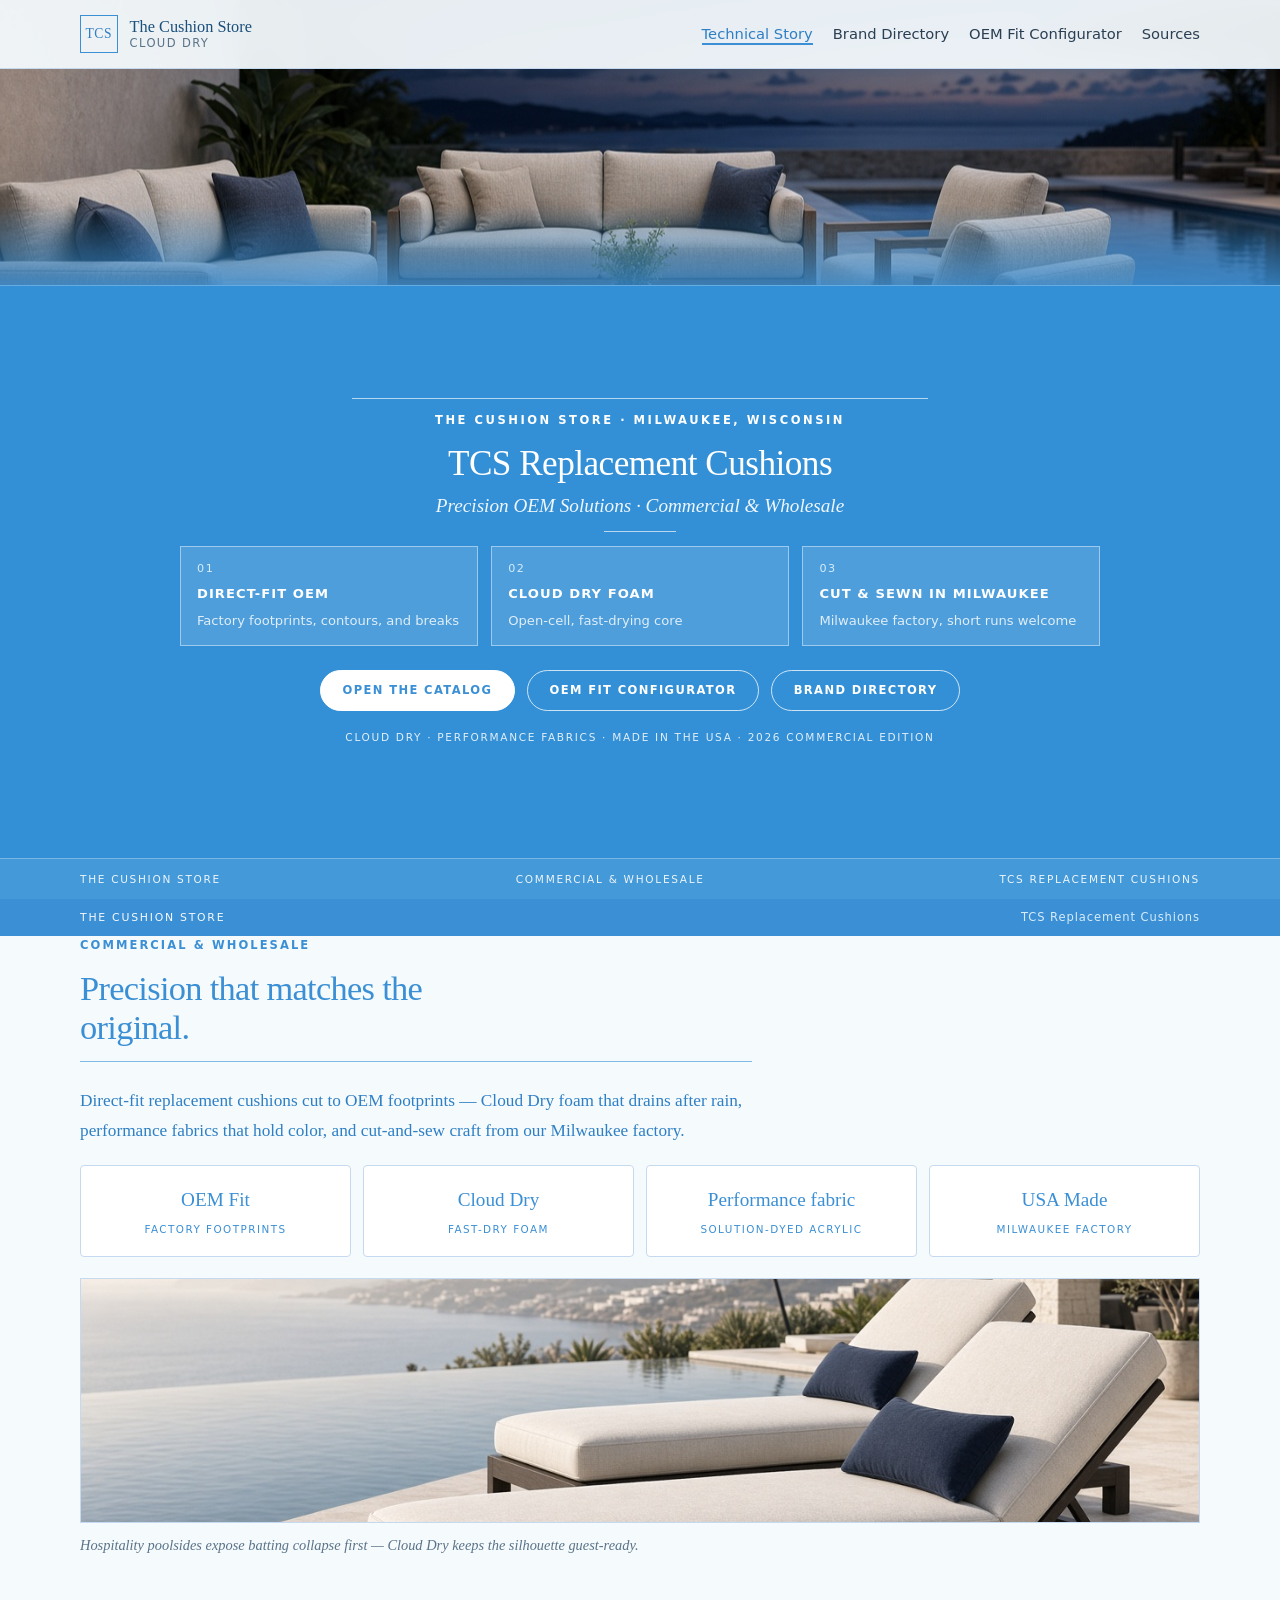
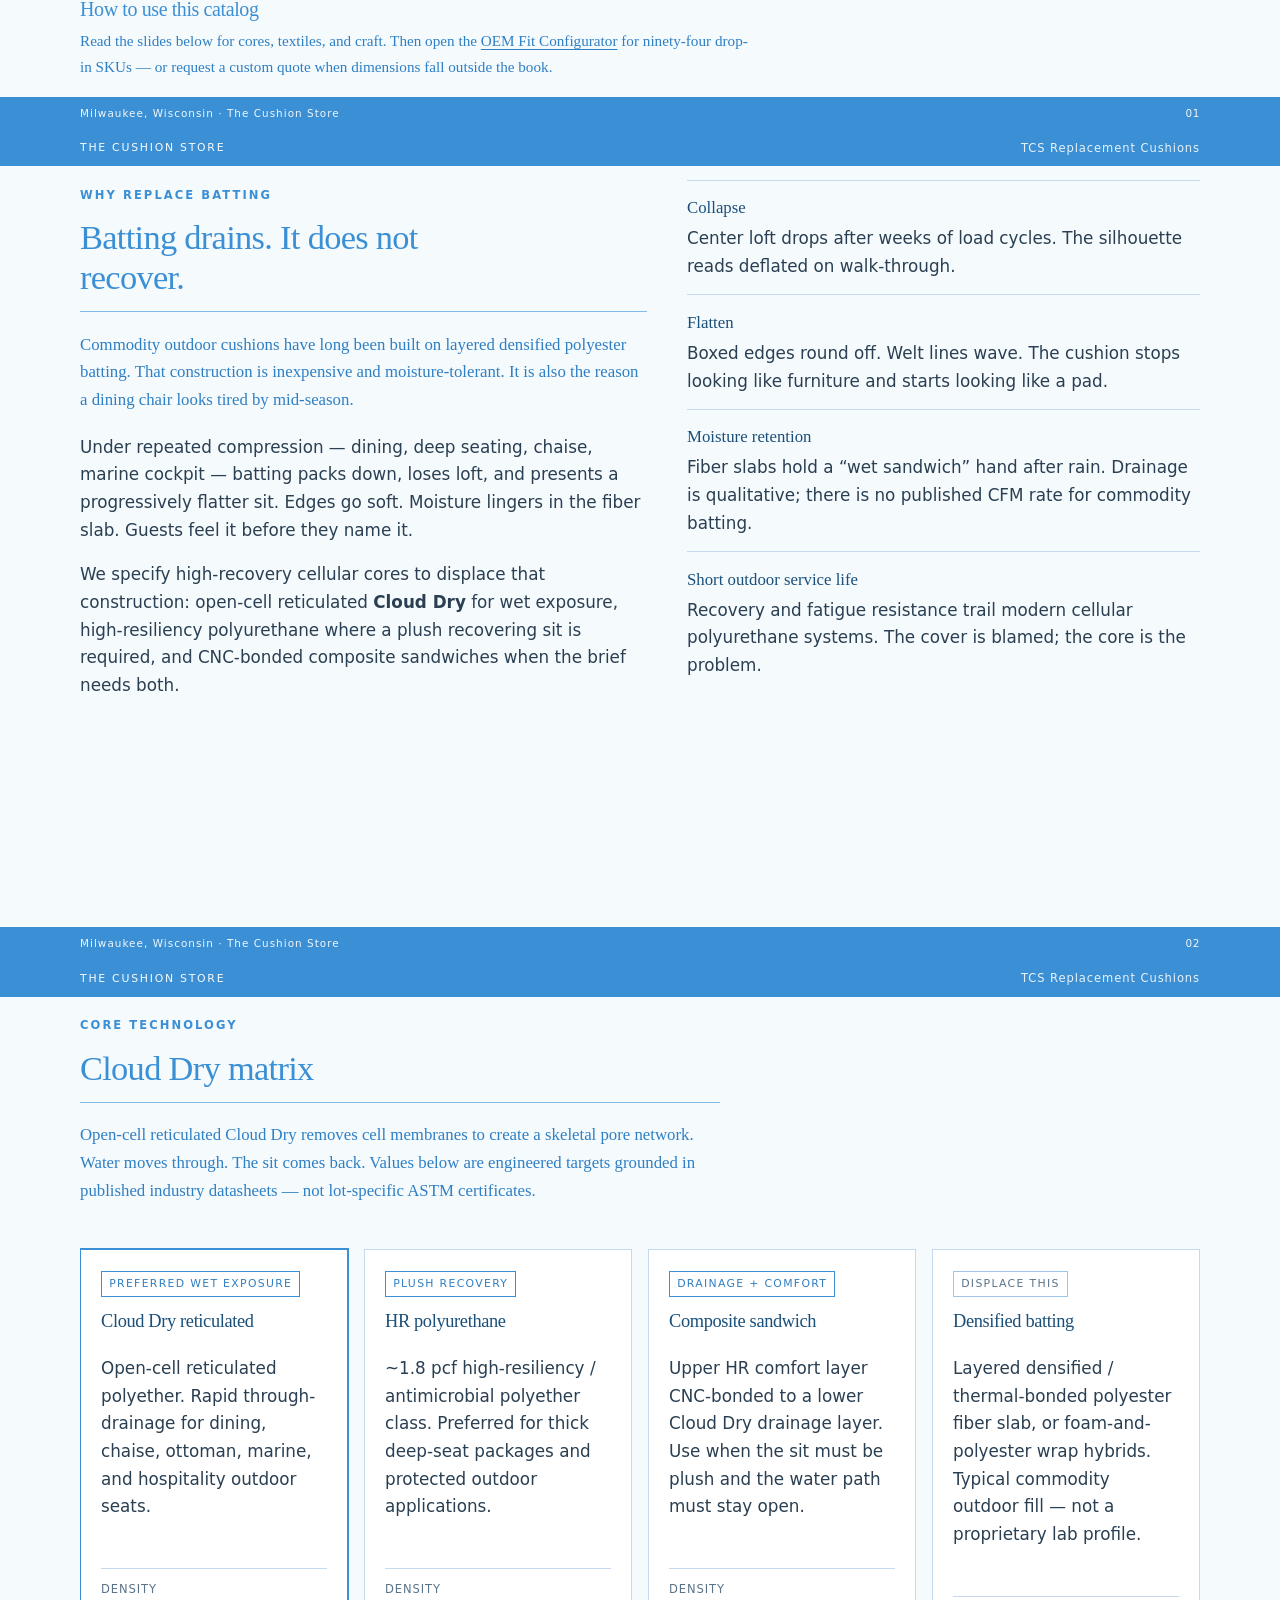
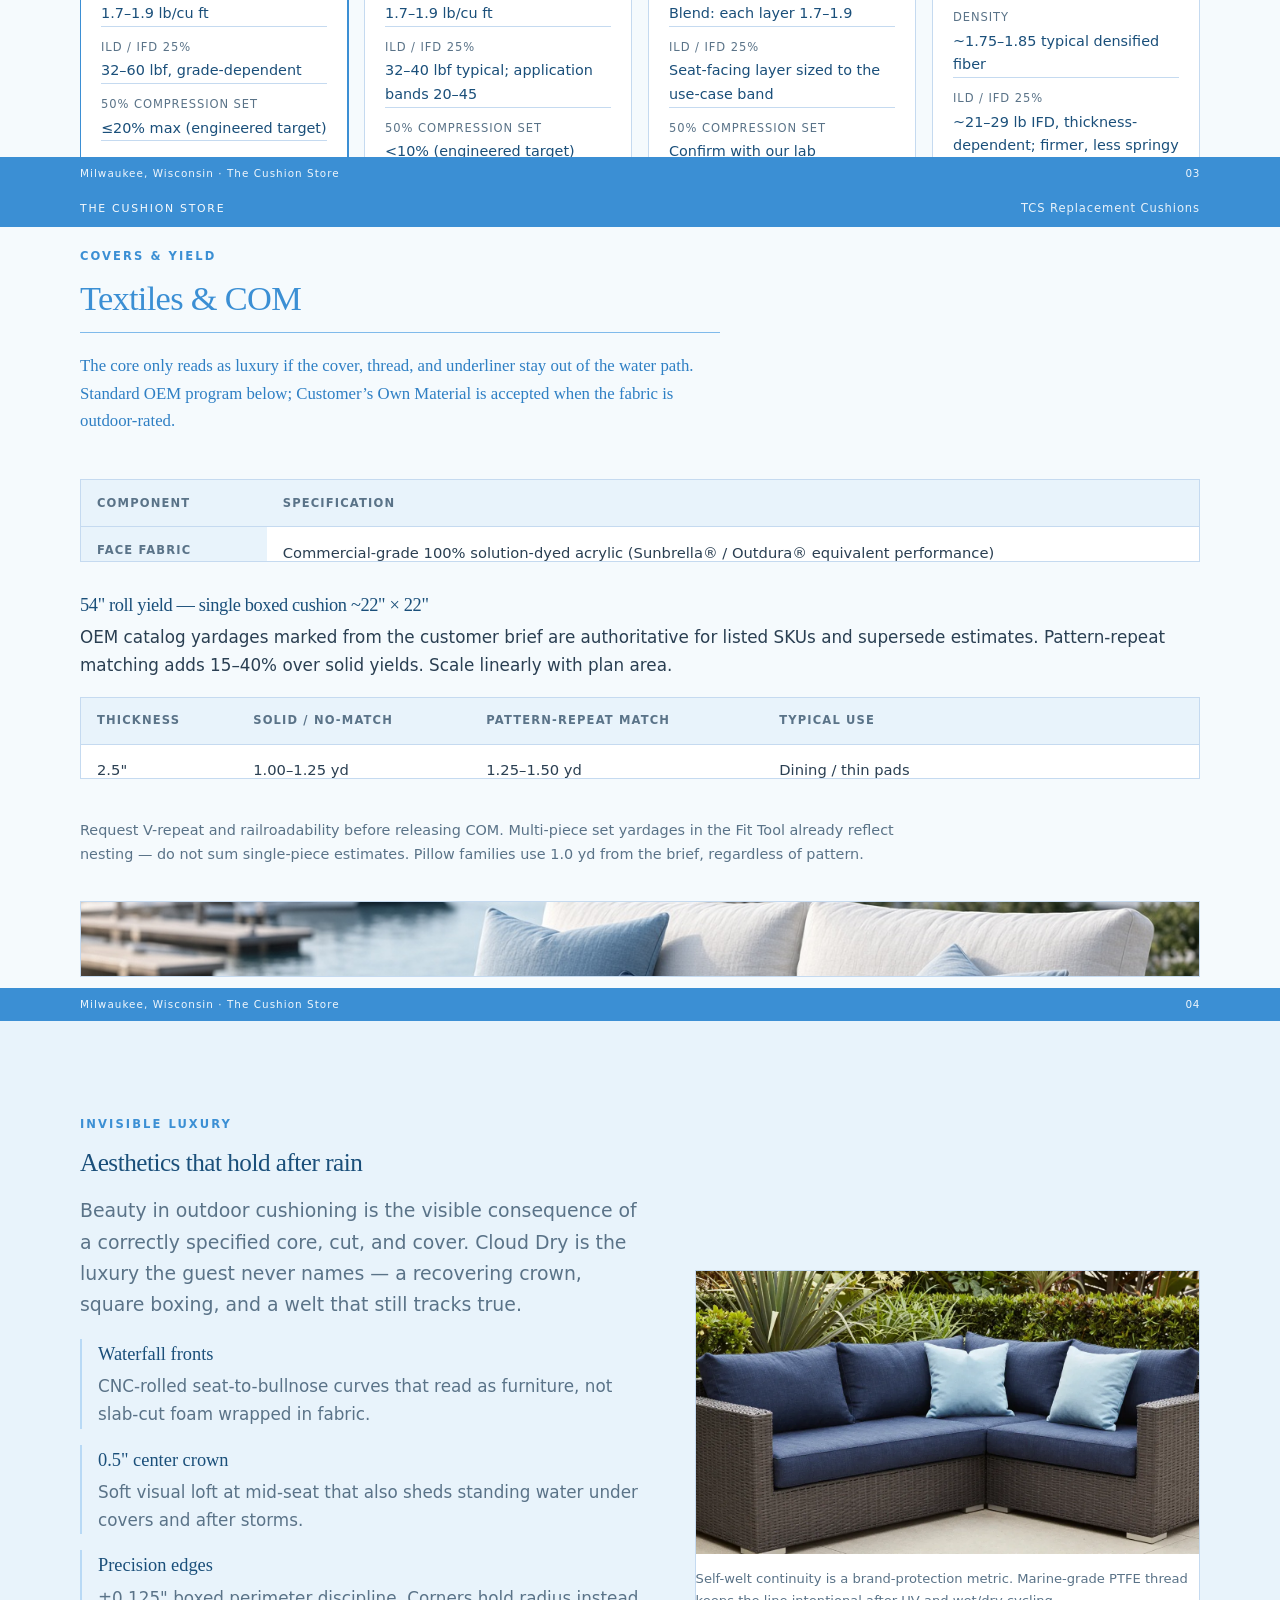
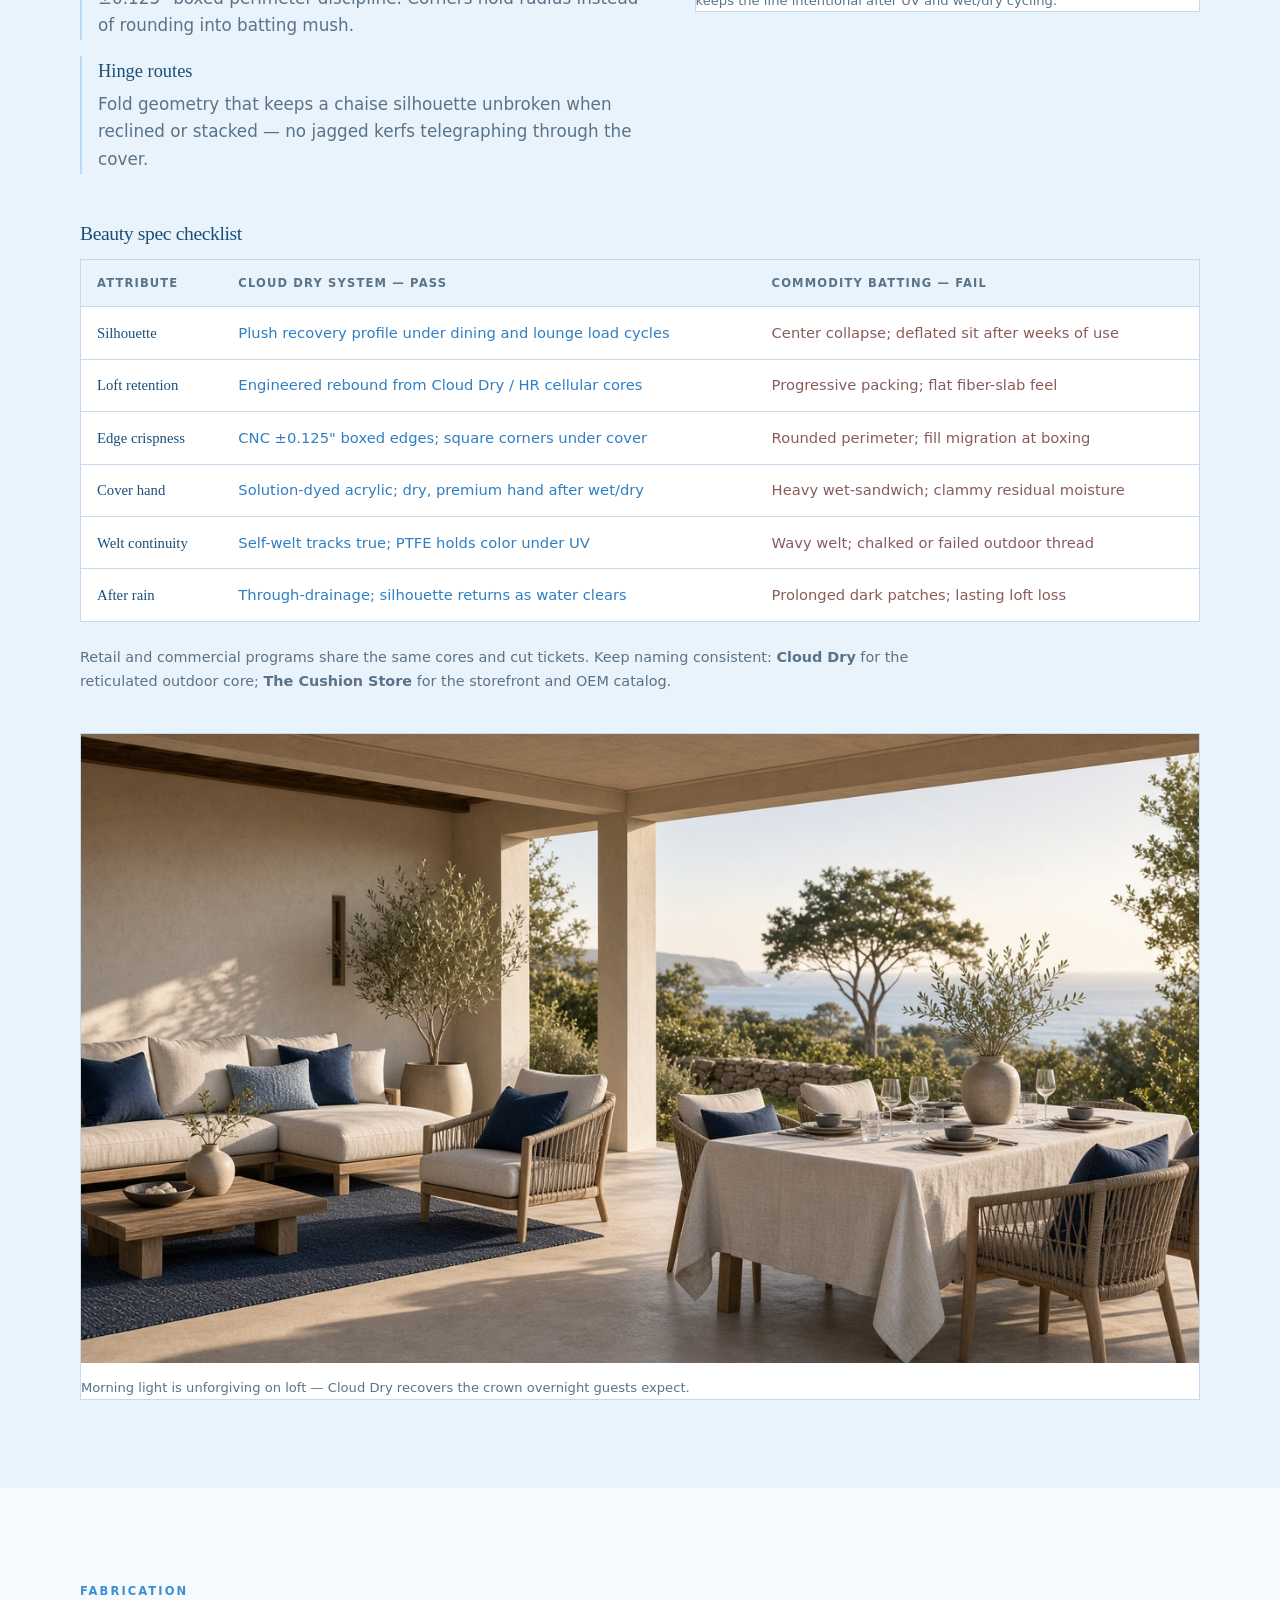
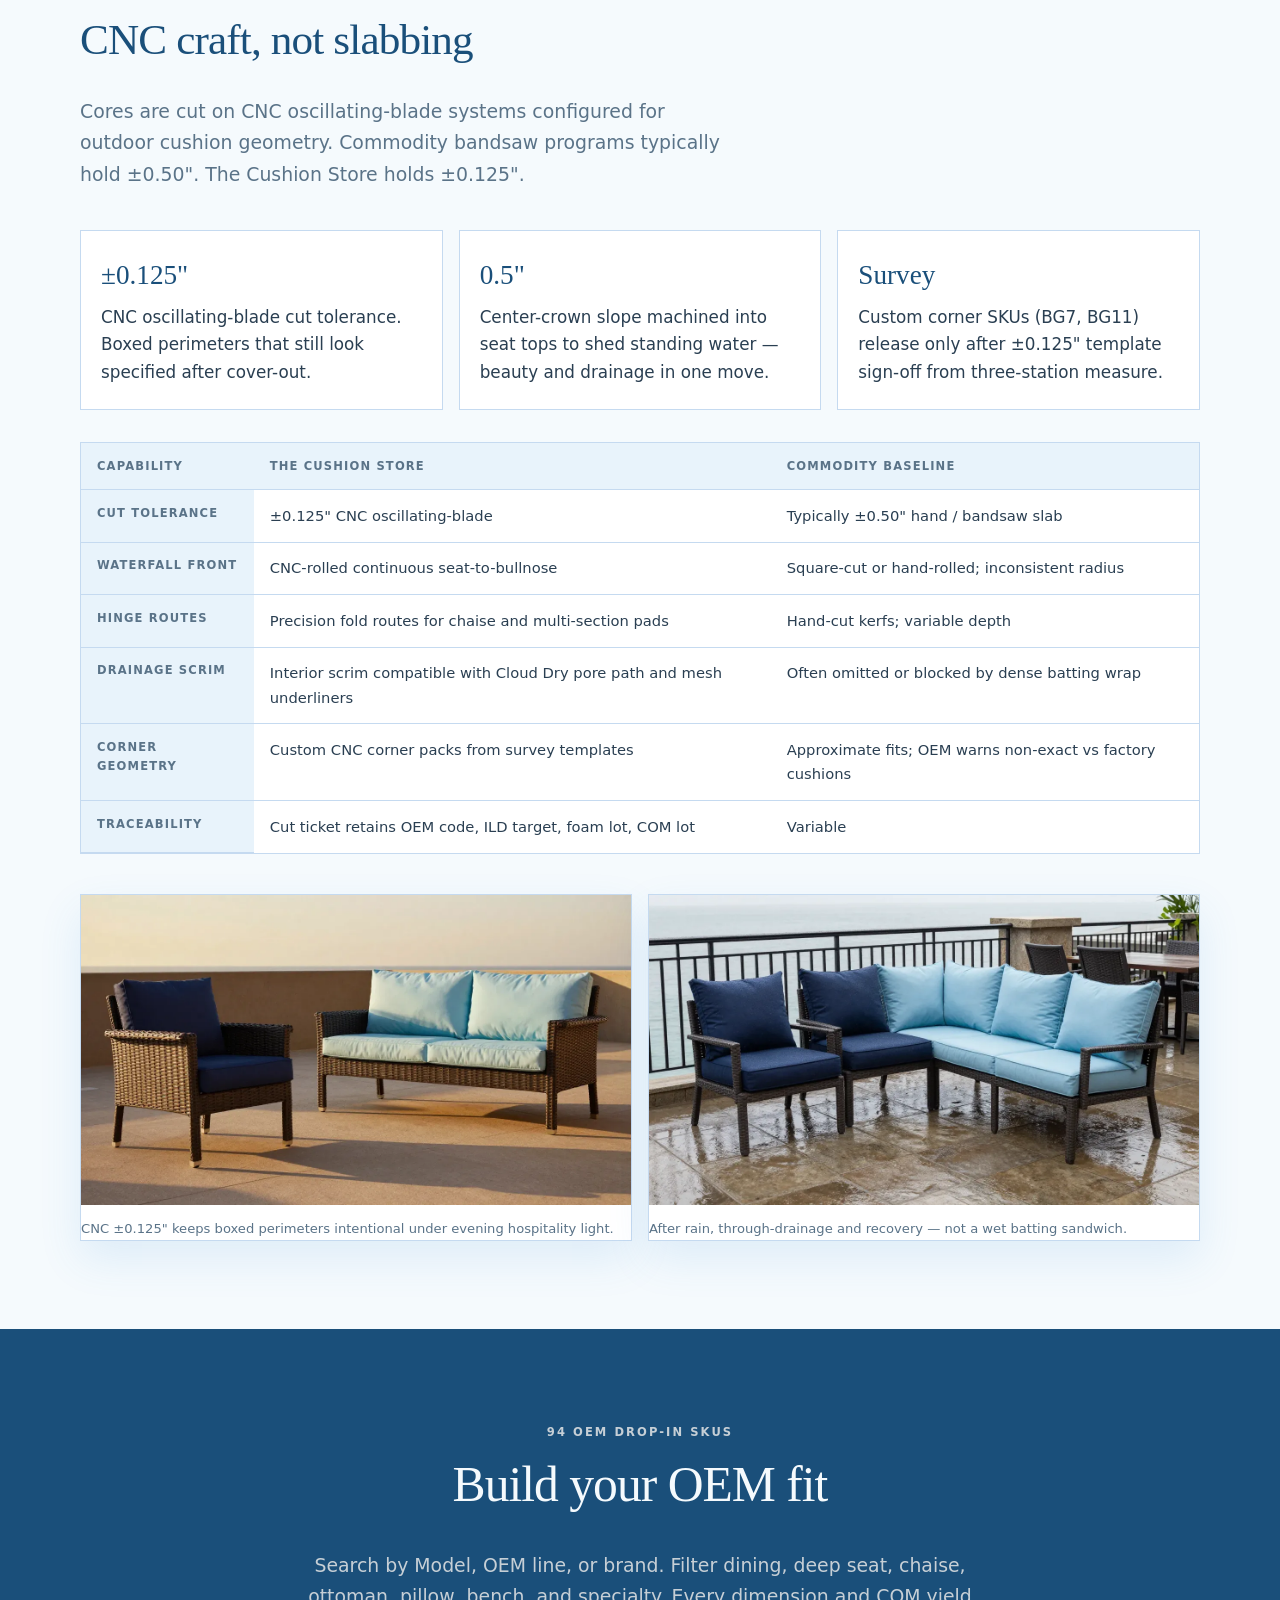
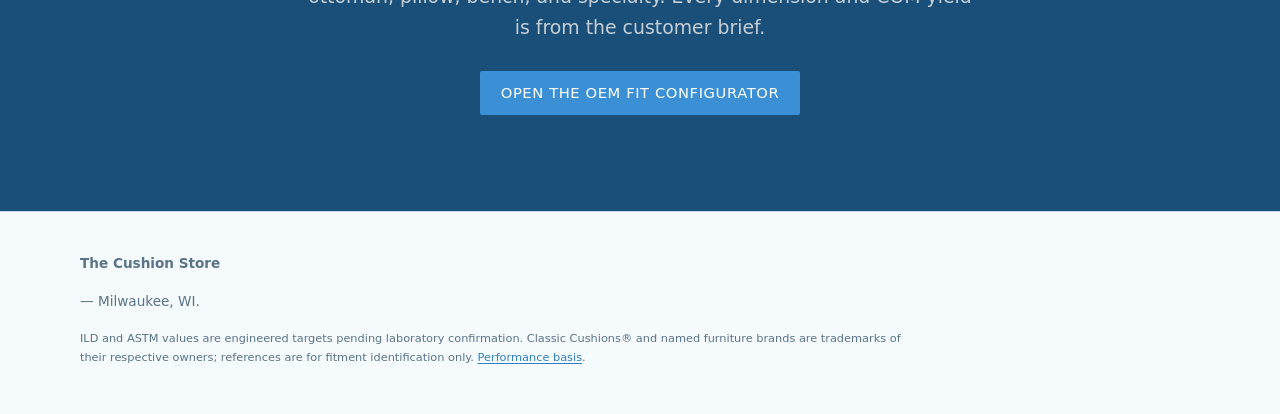
<file: index.html>
<!DOCTYPE html>
<html lang="en">
<head>
  <meta charset="utf-8">
  <meta name="viewport" content="width=device-width, initial-scale=1">
  <title>TCS Replacement Cushions — The Cushion Store · Milwaukee</title>
  <meta name="description" content="The Cushion Store · Milwaukee, WI · Cloud Dry. Prestige replacement cushion specification catalog — direct-fit OEM, commercial & wholesale.">
  <link rel="stylesheet" href="styles.css">
</head>
<body>
  <a class="skip" href="#main">Skip to content</a>
  <header class="site-nav">
    <div class="wrap">
      <a class="brand" href="index.html">
        <span class="brand-mark" aria-hidden="true">TCS</span>
        <span class="brand-name">
          <strong>The Cushion Store</strong>
          <span>Cloud Dry</span>
        </span>
      </a>
      <nav aria-label="Primary">
        <ul class="nav-links">
          <li><a href="index.html" aria-current="page">Technical Story</a></li>
          <li><a href="brands.html">Brand Directory</a></li>
          <li><a href="fit.html">OEM Fit Configurator</a></li>
          <li><a href="sources.html">Sources</a></li>
        </ul>
      </nav>
    </div>
  </header>

  <main id="main">
    <section class="catalog-cover slide" aria-label="The Cushion Store replacement cushion catalog cover">
      <div class="cover-photo" style="background-image: url('assets/prestige/01-twilight-terrace.png');" role="img" aria-label="Twilight terrace hospitality seating with Cloud Dry cushions"></div>
      <div class="cover-panel">
        <div class="wrap cover-panel-inner">
          <hr class="gold-rule" aria-hidden="true">
          <p class="cover-eyebrow">The Cushion Store · Milwaukee, Wisconsin</p>
          <h1>TCS Replacement Cushions</h1>
          <p class="cover-sub">Precision OEM Solutions · Commercial &amp; Wholesale</p>
          <hr class="gold-rule short" aria-hidden="true">
          <div class="cover-features">
            <article class="cover-feature">
              <span class="num">01</span>
              <h3>Direct-Fit OEM</h3>
              <p>Factory footprints, contours, and breaks</p>
            </article>
            <article class="cover-feature">
              <span class="num">02</span>
              <h3>Cloud Dry Foam</h3>
              <p>Open-cell, fast-drying core</p>
            </article>
            <article class="cover-feature">
              <span class="num">03</span>
              <h3>Cut &amp; Sewn in Milwaukee</h3>
              <p>Milwaukee factory, short runs welcome</p>
            </article>
          </div>
          <nav class="cover-cta-links" aria-label="Catalog shortcuts">
            <a class="cover-btn cover-btn-primary" href="#intro">Open the catalog</a>
            <a class="cover-btn cover-btn-ghost" href="fit.html">OEM Fit Configurator</a>
            <a class="cover-btn cover-btn-ghost" href="brands.html">Brand Directory</a>
          </nav>
          <p class="cover-meta">Cloud Dry · Performance fabrics · Made in the USA · 2026 Commercial Edition</p>
        </div>
        <div class="cover-bar">
          <div class="wrap">
            <span>The Cushion Store</span>
            <span>Commercial &amp; Wholesale</span>
            <span>TCS Replacement Cushions</span>
          </div>
        </div>
      </div>
    </section>

    <section class="slide lookbook-intro" id="intro" aria-label="Catalog introduction">
      <div class="slide-topbar lookbook-bar">
        <div class="wrap">
          <span>The Cushion Store</span>
          <span>TCS Replacement Cushions</span>
        </div>
      </div>
      <div class="slide-body lookbook-body">
        <p class="eyebrow">Commercial &amp; Wholesale</p>
        <h2 class="slide-title">Precision that matches the original.</h2>
        <hr class="slide-rule lookbook-rule" aria-hidden="true">
        <p class="lede">Direct-fit replacement cushions cut to OEM footprints — Cloud Dry foam that drains after rain, performance fabrics that hold color, and cut-and-sew craft from our Milwaukee factory.</p>
        <div class="highlight-chips" role="list">
          <div class="highlight-chip" role="listitem">
            <strong>OEM Fit</strong>
            <span>Factory footprints</span>
          </div>
          <div class="highlight-chip" role="listitem">
            <strong>Cloud Dry</strong>
            <span>Fast-dry foam</span>
          </div>
          <div class="highlight-chip" role="listitem">
            <strong>Performance fabric</strong>
            <span>Solution-dyed acrylic</span>
          </div>
          <div class="highlight-chip" role="listitem">
            <strong>USA Made</strong>
            <span>Milwaukee factory</span>
          </div>
        </div>
        <figure class="slide-photo lookbook-photo">
          <img src="assets/prestige/02-poolside-chaise.png" width="1600" height="900" alt="Poolside chaise with Cloud Dry hospitality cushions" loading="eager">
        </figure>
        <p class="slide-caption lookbook-caption">Hospitality poolsides expose batting collapse first — Cloud Dry keeps the silhouette guest-ready.</p>
        <div class="how-to">
          <h3>How to use this catalog</h3>
          <p>Read the slides below for cores, textiles, and craft. Then open the <a href="fit.html">OEM Fit Configurator</a> for ninety-four drop-in SKUs — or request a custom quote when dimensions fall outside the book.</p>
        </div>
      </div>
      <footer class="slide-footer">
        <div class="wrap">
          <span>Milwaukee, Wisconsin · The Cushion Store</span>
          <span class="page-num">01</span>
        </div>
      </footer>
    </section>

    <section class="slide slide-dense" id="batting">
      <div class="slide-topbar">
        <div class="wrap">
          <span>The Cushion Store</span>
          <span>TCS Replacement Cushions</span>
        </div>
      </div>
      <div class="slide-body">
        <div class="slide-split">
          <div>
            <p class="eyebrow">Why replace batting</p>
            <h2 class="slide-title">Batting drains. It does not recover.</h2>
            <hr class="slide-rule" aria-hidden="true">
            <p class="lede">Commodity outdoor cushions have long been built on layered densified polyester batting. That construction is inexpensive and moisture-tolerant. It is also the reason a dining chair looks tired by mid-season.</p>
            <p>Under repeated compression — dining, deep seating, chaise, marine cockpit — batting packs down, loses loft, and presents a progressively flatter sit. Edges go soft. Moisture lingers in the fiber slab. Guests feel it before they name it.</p>
            <p>We specify high-recovery cellular cores to displace that construction: open-cell reticulated <strong>Cloud Dry</strong> for wet exposure, high-resiliency polyurethane where a plush recovering sit is required, and CNC-bonded composite sandwiches when the brief needs both.</p>
          </div>
          <div>
            <ul class="fail-list">
              <li>
                <strong>Collapse</strong>
                Center loft drops after weeks of load cycles. The silhouette reads deflated on walk-through.
              </li>
              <li>
                <strong>Flatten</strong>
                Boxed edges round off. Welt lines wave. The cushion stops looking like furniture and starts looking like a pad.
              </li>
              <li>
                <strong>Moisture retention</strong>
                Fiber slabs hold a “wet sandwich” hand after rain. Drainage is qualitative; there is no published CFM rate for commodity batting.
              </li>
              <li>
                <strong>Short outdoor service life</strong>
                Recovery and fatigue resistance trail modern cellular polyurethane systems. The cover is blamed; the core is the problem.
              </li>
            </ul>
          </div>
        </div>
      </div>
      <footer class="slide-footer">
        <div class="wrap">
          <span>Milwaukee, Wisconsin · The Cushion Store</span>
          <span class="page-num">02</span>
        </div>
      </footer>
    </section>

    <section class="slide slide-dense" id="cores">
      <div class="slide-topbar">
        <div class="wrap">
          <span>The Cushion Store</span>
          <span>TCS Replacement Cushions</span>
        </div>
      </div>
      <div class="slide-body">
        <div class="section-head">
          <p class="eyebrow">Core technology</p>
          <h2 class="slide-title">Cloud Dry matrix</h2>
          <hr class="slide-rule" aria-hidden="true">
          <p class="lede">Open-cell reticulated Cloud Dry removes cell membranes to create a skeletal pore network. Water moves through. The sit comes back. Values below are engineered targets grounded in published industry datasheets — not lot-specific ASTM certificates.</p>
        </div>
        <div class="matrix">
          <article class="matrix-card featured">
            <span class="tag">Preferred wet exposure</span>
            <h3>Cloud Dry reticulated</h3>
            <p>Open-cell reticulated polyether. Rapid through-drainage for dining, chaise, ottoman, marine, and hospitality outdoor seats.</p>
            <dl>
              <div class="metric"><dt>Density</dt><dd>1.7–1.9 lb/cu ft</dd></div>
              <div class="metric"><dt>ILD / IFD 25%</dt><dd>32–60 lbf, grade-dependent</dd></div>
              <div class="metric"><dt>50% compression set</dt><dd>≤20% max (engineered target)</dd></div>
              <div class="metric"><dt>Water evacuation</dt><dd>Rapid through-drainage; airflow ≥20 CFM class</dd></div>
              <div class="metric"><dt>Antimicrobial</dt><dd>Treated grades available; open structure resists retained moisture</dd></div>
            </dl>
          </article>
          <article class="matrix-card">
            <span class="tag">Plush recovery</span>
            <h3>HR polyurethane</h3>
            <p>~1.8 pcf high-resiliency / antimicrobial polyether class. Preferred for thick deep-seat packages and protected outdoor applications.</p>
            <dl>
              <div class="metric"><dt>Density</dt><dd>1.7–1.9 lb/cu ft</dd></div>
              <div class="metric"><dt>ILD / IFD 25%</dt><dd>32–40 lbf typical; application bands 20–45</dd></div>
              <div class="metric"><dt>50% compression set</dt><dd>&lt;10% (engineered target)</dd></div>
              <div class="metric"><dt>Water evacuation</dt><dd>Limited vs reticulated — pair with mesh or a Cloud Dry underlayer</dd></div>
              <div class="metric"><dt>Antimicrobial</dt><dd>Available; ASTM G-21 class claims on published polyether TDS</dd></div>
            </dl>
          </article>
          <article class="matrix-card">
            <span class="tag">Drainage + comfort</span>
            <h3>Composite sandwich</h3>
            <p>Upper HR comfort layer CNC-bonded to a lower Cloud Dry drainage layer. Use when the sit must be plush and the water path must stay open.</p>
            <dl>
              <div class="metric"><dt>Density</dt><dd>Blend: each layer 1.7–1.9</dd></div>
              <div class="metric"><dt>ILD / IFD 25%</dt><dd>Seat-facing layer sized to the use-case band</dd></div>
              <div class="metric"><dt>50% compression set</dt><dd>Confirm with our lab (composite stack)</dd></div>
              <div class="metric"><dt>Water evacuation</dt><dd>Drainage layer drives evacuation; HR kept off standing water</dd></div>
              <div class="metric"><dt>Antimicrobial</dt><dd>Treated Cloud Dry drainage plus optional antimicrobial HR</dd></div>
            </dl>
          </article>
          <article class="matrix-card">
            <span class="tag tag-muted">Displace this</span>
            <h3>Densified batting</h3>
            <p>Layered densified / thermal-bonded polyester fiber slab, or foam-and-polyester wrap hybrids. Typical commodity outdoor fill — not a proprietary lab profile.</p>
            <dl>
              <div class="metric"><dt>Density</dt><dd>~1.75–1.85 typical densified fiber</dd></div>
              <div class="metric"><dt>ILD / IFD 25%</dt><dd>~21–29 lb IFD, thickness-dependent; firmer, less springy</dd></div>
              <div class="metric"><dt>50% compression set</dt><dd>ASTM D3574 not directly applicable; lower recovery vs foam</dd></div>
              <div class="metric"><dt>Water evacuation</dt><dd>Drains qualitatively; no published CFM rate found</dd></div>
              <div class="metric"><dt>Antimicrobial</dt><dd>Moisture-resistant fiber; no ASTM D3574 antimicrobial number published</dd></div>
            </dl>
          </article>
        </div>
        <p class="note">ILD bands on OEM drop-in SKUs are engineering targets pending laboratory confirmation (ASTM D3574). Company-specific ASTM reports are not assumed public. See the <a href="sources.html">performance basis</a> for the industry datasheets that ground these ranges. No Classic Cushions proprietary laboratory values are used or invented.</p>
        <figure class="slide-photo story-photo" style="margin-top:1.25rem;">
          <img src="assets/prestige/03-dining-terrace.png" width="1600" height="900" alt="Dining terrace with Cloud Dry boxed seat cushions" loading="lazy">
          <figcaption class="caption slide-caption">Dining cycles are the hardest recovery test — reticulated Cloud Dry is specified for wet-exposure seats first.</figcaption>
        </figure>
      </div>
      <footer class="slide-footer">
        <div class="wrap">
          <span>Milwaukee, Wisconsin · The Cushion Store</span>
          <span class="page-num">03</span>
        </div>
      </footer>
    </section>

    <section class="slide slide-dense" id="textiles">
      <div class="slide-topbar">
        <div class="wrap">
          <span>The Cushion Store</span>
          <span>TCS Replacement Cushions</span>
        </div>
      </div>
      <div class="slide-body">
        <div class="section-head">
          <p class="eyebrow">Covers &amp; yield</p>
          <h2 class="slide-title">Textiles &amp; COM</h2>
          <hr class="slide-rule" aria-hidden="true">
          <p class="lede">The core only reads as luxury if the cover, thread, and underliner stay out of the water path. Standard OEM program below; Customer’s Own Material is accepted when the fabric is outdoor-rated.</p>
        </div>
        <div class="table-wrap" style="margin-bottom: 2rem;">
          <table>
            <thead>
              <tr>
                <th scope="col">Component</th>
                <th scope="col">Specification</th>
              </tr>
            </thead>
            <tbody>
              <tr>
                <th scope="row">Face fabric</th>
                <td>Commercial-grade 100% solution-dyed acrylic (Sunbrella® / Outdura® equivalent performance)</td>
              </tr>
              <tr>
                <th scope="row">Underliner</th>
                <td>Water-drainage mesh; does not block the reticulated pore path</td>
              </tr>
              <tr>
                <th scope="row">Thread</th>
                <td>Marine-grade PTFE or equivalent UV- and chemical-resistant outdoor thread</td>
              </tr>
              <tr>
                <th scope="row">Construction</th>
                <td>Boxed, self-welted available; zipper access on deep-seat packages per cut ticket</td>
              </tr>
              <tr>
                <th scope="row">COM</th>
                <td>Accepted when fabric is outdoor-rated solution-dyed acrylic or approved marine vinyl/mesh</td>
              </tr>
            </tbody>
          </table>
        </div>

        <h3>54" roll yield — single boxed cushion ~22" × 22"</h3>
        <p>OEM catalog yardages marked from the customer brief are authoritative for listed SKUs and supersede estimates. Pattern-repeat matching adds 15–40% over solid yields. Scale linearly with plan area.</p>
        <div class="table-wrap">
          <table>
            <thead>
              <tr>
                <th scope="col">Thickness</th>
                <th scope="col">Solid / no-match</th>
                <th scope="col">Pattern-repeat match</th>
                <th scope="col">Typical use</th>
              </tr>
            </thead>
            <tbody>
              <tr>
                <td>2.5"</td>
                <td>1.00–1.25 yd</td>
                <td>1.25–1.50 yd</td>
                <td>Dining / thin pads</td>
              </tr>
              <tr>
                <td>3.0"</td>
                <td>1.25–1.50 yd</td>
                <td>1.50–1.75 yd</td>
                <td>Universal dining / Adirondack mid-thick</td>
              </tr>
              <tr>
                <td>4.0"</td>
                <td>1.50–1.75 yd</td>
                <td>1.75–2.25 yd</td>
                <td>Deep-seat mid; chaise sections</td>
              </tr>
              <tr>
                <td>5.0"</td>
                <td>1.75–2.25 yd</td>
                <td>2.25–2.75 yd</td>
                <td>Ottomans / thick lounge seats</td>
              </tr>
              <tr>
                <td>6.0"</td>
                <td>2.00–2.50 yd</td>
                <td>2.50–3.25 yd</td>
                <td>Club / deep-seat single piece</td>
              </tr>
            </tbody>
          </table>
        </div>
        <p class="note">Request V-repeat and railroadability before releasing COM. Multi-piece set yardages in the Fit Tool already reflect nesting — do not sum single-piece estimates. Pillow families use 1.0 yd from the brief, regardless of pattern.</p>
        <figure class="slide-photo story-photo" style="margin-top:1.25rem;">
          <img src="assets/prestige/04-marina-lounge.png" width="1600" height="900" alt="Marina lounge seating with solution-dyed acrylic covers over Cloud Dry cores" loading="lazy">
          <figcaption class="caption slide-caption">Cover programs stay solution-dyed acrylic or approved COM — the core remains Cloud Dry underneath.</figcaption>
        </figure>
      </div>
      <footer class="slide-footer">
        <div class="wrap">
          <span>Milwaukee, Wisconsin · The Cushion Store</span>
          <span class="page-num">04</span>
        </div>
      </footer>
    </section>

    <section class="section band" id="aesthetics">
      <div class="wrap split">
        <div>
          <p class="eyebrow">Invisible luxury</p>
          <h2>Aesthetics that hold after rain</h2>
          <p class="lede">Beauty in outdoor cushioning is the visible consequence of a correctly specified core, cut, and cover. Cloud Dry is the luxury the guest never names — a recovering crown, square boxing, and a welt that still tracks true.</p>
          <dl class="form-list">
            <div>
              <dt>Waterfall fronts</dt>
              <dd>CNC-rolled seat-to-bullnose curves that read as furniture, not slab-cut foam wrapped in fabric.</dd>
            </div>
            <div>
              <dt>0.5" center crown</dt>
              <dd>Soft visual loft at mid-seat that also sheds standing water under covers and after storms.</dd>
            </div>
            <div>
              <dt>Precision edges</dt>
              <dd>±0.125" boxed perimeter discipline. Corners hold radius instead of rounding into batting mush.</dd>
            </div>
            <div>
              <dt>Hinge routes</dt>
              <dd>Fold geometry that keeps a chaise silhouette unbroken when reclined or stacked — no jagged kerfs telegraphing through the cover.</dd>
            </div>
          </dl>
        </div>
        <figure class="story-photo">
          <img src="assets/prestige/06-garden-sectional.png" width="1600" height="900" alt="Garden sectional with Cloud Dry deep-seat cushions and continuous self-welt" loading="lazy">
          <figcaption class="caption">Self-welt continuity is a brand-protection metric. Marine-grade PTFE thread keeps the line intentional after UV and wet/dry cycling.</figcaption>
        </figure>
      </div>
      <div class="wrap" style="margin-top: 3rem;">
        <h3>Beauty spec checklist</h3>
        <div class="table-wrap">
          <table class="checklist">
            <thead>
              <tr>
                <th scope="col">Attribute</th>
                <th scope="col">Cloud Dry system — pass</th>
                <th scope="col">Commodity batting — fail</th>
              </tr>
            </thead>
            <tbody>
              <tr>
                <td>Silhouette</td>
                <td class="pass">Plush recovery profile under dining and lounge load cycles</td>
                <td class="fail">Center collapse; deflated sit after weeks of use</td>
              </tr>
              <tr>
                <td>Loft retention</td>
                <td class="pass">Engineered rebound from Cloud Dry / HR cellular cores</td>
                <td class="fail">Progressive packing; flat fiber-slab feel</td>
              </tr>
              <tr>
                <td>Edge crispness</td>
                <td class="pass">CNC ±0.125" boxed edges; square corners under cover</td>
                <td class="fail">Rounded perimeter; fill migration at boxing</td>
              </tr>
              <tr>
                <td>Cover hand</td>
                <td class="pass">Solution-dyed acrylic; dry, premium hand after wet/dry</td>
                <td class="fail">Heavy wet-sandwich; clammy residual moisture</td>
              </tr>
              <tr>
                <td>Welt continuity</td>
                <td class="pass">Self-welt tracks true; PTFE holds color under UV</td>
                <td class="fail">Wavy welt; chalked or failed outdoor thread</td>
              </tr>
              <tr>
                <td>After rain</td>
                <td class="pass">Through-drainage; silhouette returns as water clears</td>
                <td class="fail">Prolonged dark patches; lasting loft loss</td>
              </tr>
            </tbody>
          </table>
        </div>
        <p class="note">Retail and commercial programs share the same cores and cut tickets. Keep naming consistent: <strong>Cloud Dry</strong> for the reticulated outdoor core; <strong>The Cushion Store</strong> for the storefront and OEM catalog.</p>
        <figure class="story-photo" style="margin-top:2.5rem;">
          <img src="assets/prestige/05-morning-porch.png" width="1600" height="900" alt="Morning porch seating with recovering Cloud Dry lounge cushions" loading="lazy">
          <figcaption class="caption">Morning light is unforgiving on loft — Cloud Dry recovers the crown overnight guests expect.</figcaption>
        </figure>
      </div>
    </section>

    <section class="section" id="cnc">
      <div class="wrap">
        <div class="section-head">
          <p class="eyebrow">Fabrication</p>
          <h2>CNC craft, not slabbing</h2>
          <p class="lede">Cores are cut on CNC oscillating-blade systems configured for outdoor cushion geometry. Commodity bandsaw programs typically hold ±0.50". The Cushion Store holds ±0.125".</p>
        </div>
        <div class="stat-grid" style="margin-bottom: 2rem;">
          <div class="stat">
            <b>±0.125"</b>
            CNC oscillating-blade cut tolerance. Boxed perimeters that still look specified after cover-out.
          </div>
          <div class="stat">
            <b>0.5"</b>
            Center-crown slope machined into seat tops to shed standing water — beauty and drainage in one move.
          </div>
          <div class="stat">
            <b>Survey</b>
            Custom corner SKUs (BG7, BG11) release only after ±0.125" template sign-off from three-station measure.
          </div>
        </div>
        <div class="table-wrap">
          <table>
            <thead>
              <tr>
                <th scope="col">Capability</th>
                <th scope="col">The Cushion Store</th>
                <th scope="col">Commodity baseline</th>
              </tr>
            </thead>
            <tbody>
              <tr>
                <th scope="row">Cut tolerance</th>
                <td>±0.125" CNC oscillating-blade</td>
                <td>Typically ±0.50" hand / bandsaw slab</td>
              </tr>
              <tr>
                <th scope="row">Waterfall front</th>
                <td>CNC-rolled continuous seat-to-bullnose</td>
                <td>Square-cut or hand-rolled; inconsistent radius</td>
              </tr>
              <tr>
                <th scope="row">Hinge routes</th>
                <td>Precision fold routes for chaise and multi-section pads</td>
                <td>Hand-cut kerfs; variable depth</td>
              </tr>
              <tr>
                <th scope="row">Drainage scrim</th>
                <td>Interior scrim compatible with Cloud Dry pore path and mesh underliners</td>
                <td>Often omitted or blocked by dense batting wrap</td>
              </tr>
              <tr>
                <th scope="row">Corner geometry</th>
                <td>Custom CNC corner packs from survey templates</td>
                <td>Approximate fits; OEM warns non-exact vs factory cushions</td>
              </tr>
              <tr>
                <th scope="row">Traceability</th>
                <td>Cut ticket retains OEM code, ILD target, foam lot, COM lot</td>
                <td>Variable</td>
              </tr>
            </tbody>
          </table>
        </div>
        <div class="story-photo-pair" style="margin-top:2.5rem;display:grid;grid-template-columns:1fr 1fr;gap:1rem;">
          <figure class="story-photo" style="margin:0;">
            <img src="assets/prestige/07-evening-glow-lounge.png" width="1200" height="900" alt="Evening glow lounge with CNC-cut Cloud Dry cores under hospitality covers" loading="lazy">
            <figcaption class="caption">CNC ±0.125" keeps boxed perimeters intentional under evening hospitality light.</figcaption>
          </figure>
          <figure class="story-photo" style="margin:0;">
            <img src="assets/prestige/08-rain-ready-terrace.png" width="1200" height="900" alt="Rain-ready terrace cushions after overnight wet exposure" loading="lazy">
            <figcaption class="caption">After rain, through-drainage and recovery — not a wet batting sandwich.</figcaption>
          </figure>
        </div>
      </div>
    </section>

    <section class="cta band-dark" id="fit">
      <div class="wrap">
        <p class="eyebrow">94 OEM drop-in SKUs</p>
        <h2>Build your OEM fit</h2>
        <p class="lede">Search by Model, OEM line, or brand. Filter dining, deep seat, chaise, ottoman, pillow, bench, and specialty. Every dimension and COM yield is from the customer brief.</p>
        <div class="btn-row">
          <a class="btn btn-primary" href="fit.html">Open the OEM Fit Configurator</a>
        </div>
      </div>
    </section>
  </main>

  <footer class="site-footer">
    <div class="wrap">
      <strong>The Cushion Store</strong> — Milwaukee, WI.
      <small>ILD and ASTM values are engineered targets pending laboratory confirmation. Classic Cushions® and named furniture brands are trademarks of their respective owners; references are for fitment identification only. <a href="sources.html">Performance basis</a>.</small>
    </div>
  </footer>
</body>
</html>
</file>
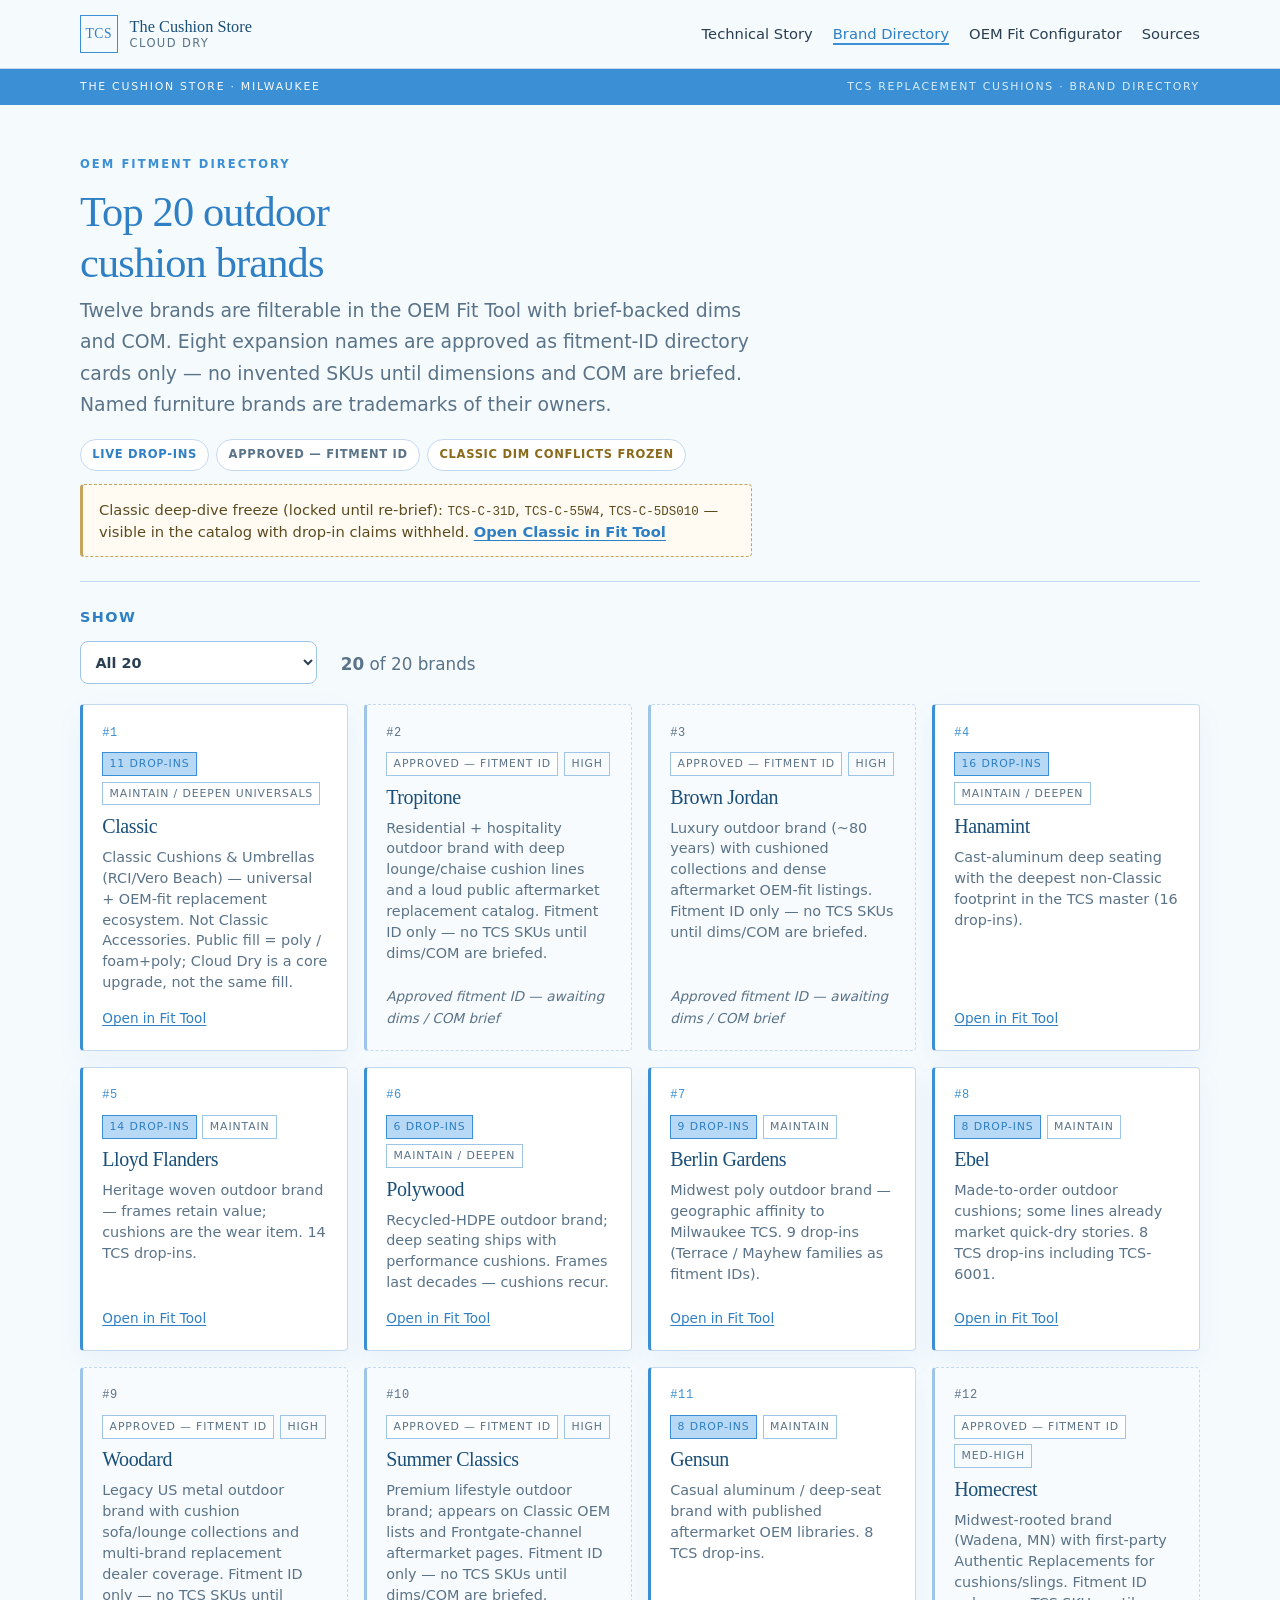
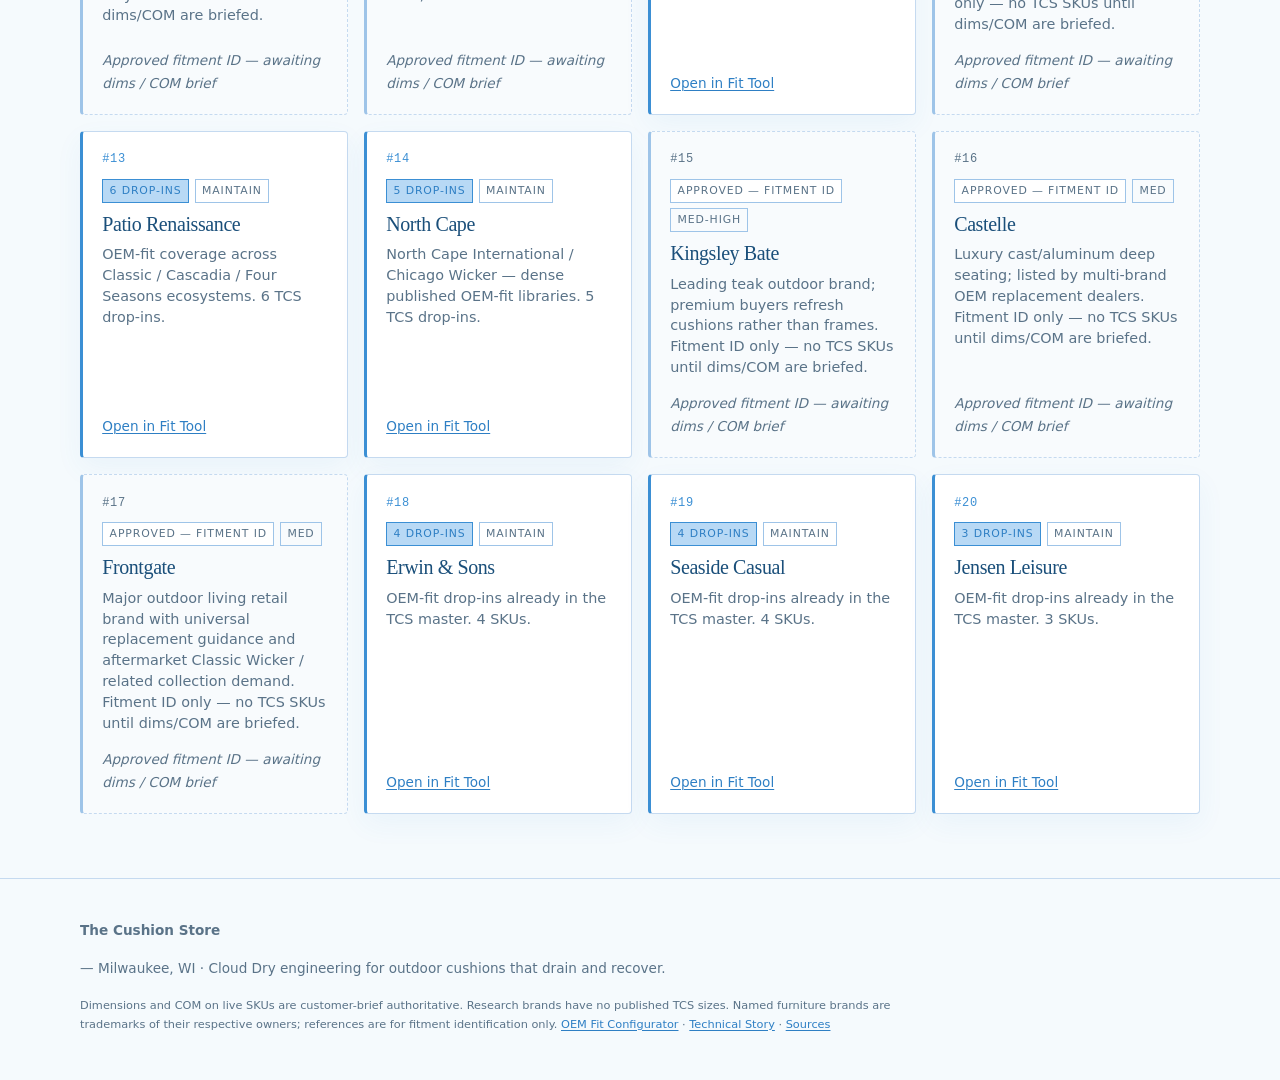
<file: brands.html>
<!DOCTYPE html>
<html lang="en">
<head>
  <meta charset="utf-8">
  <meta name="viewport" content="width=device-width, initial-scale=1">
  <title>Brand Directory — The Cushion Store · Cloud Dry</title>
  <meta name="description" content="Top 20 outdoor furniture brands with cushions — The Cushion Store Cloud Dry OEM fitment directory. Milwaukee, WI. Fitment ID only.">
  <link rel="stylesheet" href="styles.css">
</head>
<body>
  <a class="skip" href="#main">Skip to content</a>
  <header class="site-nav">
    <div class="wrap">
      <a class="brand" href="index.html">
        <span class="brand-mark" aria-hidden="true">TCS</span>
        <span class="brand-name">
          <strong>The Cushion Store</strong>
          <span>Cloud Dry</span>
        </span>
      </a>
      <nav aria-label="Primary">
        <ul class="nav-links">
          <li><a href="index.html">Technical Story</a></li>
          <li><a href="brands.html" aria-current="page">Brand Directory</a></li>
          <li><a href="fit.html">OEM Fit Configurator</a></li>
          <li><a href="sources.html">Sources</a></li>
        </ul>
      </nav>
    </div>
  </header>

  <main id="main">
    <div class="lookbook-bar brand-dir-bar">
      <div class="wrap">
        <span>The Cushion Store · Milwaukee</span>
        <span>TCS Replacement Cushions · Brand Directory</span>
      </div>
    </div>
    <section class="page-intro brand-dir-intro wrap">
      <p class="eyebrow">OEM fitment directory</p>
      <h1>Top 20 outdoor cushion brands</h1>
      <p class="lede">Twelve brands are filterable in the OEM Fit Tool with brief-backed dims and COM. Eight expansion names are approved as fitment-ID directory cards only — no invented SKUs until dimensions and COM are briefed. Named furniture brands are trademarks of their owners.</p>
      <p class="brand-dir-legend" id="legend">
        <span class="chip chip-live">Live drop-ins</span>
        <span class="chip chip-research">Approved — fitment ID</span>
        <span class="chip chip-frozen">Classic dim conflicts frozen</span>
      </p>
      <p class="brand-dir-freeze-callout">
        Classic deep-dive freeze (locked until re-brief): <code>TCS-C-31D</code>, <code>TCS-C-55W4</code>, <code>TCS-C-5DS010</code> —
        visible in the catalog with drop-in claims withheld.
        <a href="fit.html?brand=Classic">Open Classic in Fit Tool</a>
      </p>
    </section>

    <div class="wrap brand-dir-toolbar">
      <label class="field" for="statusFilter">Show
        <select id="statusFilter">
          <option value="">All 20</option>
          <option value="live">Live drop-ins (12)</option>
          <option value="research">Approved fitment ID (8)</option>
        </select>
      </label>
      <p id="brandCount" aria-live="polite"></p>
    </div>

    <section class="wrap brand-dir-grid" id="brandGrid" aria-label="Brand directory cards"></section>
  </main>

  <footer class="site-footer">
    <div class="wrap">
      <strong>The Cushion Store</strong> — Milwaukee, WI · Cloud Dry engineering for outdoor cushions that drain and recover.
      <small>Dimensions and COM on live SKUs are customer-brief authoritative. Research brands have no published TCS sizes. Named furniture brands are trademarks of their respective owners; references are for fitment identification only.
        <a href="fit.html">OEM Fit Configurator</a> · <a href="index.html">Technical Story</a> · <a href="sources.html">Sources</a></small>
    </div>
  </footer>

  <script src="brand-directory-data.js"></script>
  <script>
  (function () {
    const rows = window.TCS_BRAND_DIRECTORY || [];
    const grid = document.getElementById('brandGrid');
    const countEl = document.getElementById('brandCount');
    const filterEl = document.getElementById('statusFilter');

    function escapeHtml(s) {
      return String(s).replace(/&/g,'&amp;').replace(/</g,'&lt;').replace(/>/g,'&gt;').replace(/"/g,'&quot;');
    }

    function card(b) {
      const live = b.status === 'live';
      const statusChip = live
        ? '<span class="chip chip-live">' + b.skuCount + ' drop-ins</span>'
        : '<span class="chip chip-research">Approved — fitment ID</span>';
      const priority = b.expandPriority
        ? '<span class="chip">' + escapeHtml(b.expandPriority) + '</span>'
        : '';
      const action = live && b.fitHref
        ? '<a class="btn-outline brand-dir-cta" href="' + escapeHtml(b.fitHref) + '">Open in Fit Tool</a>'
        : '<span class="brand-dir-cta muted">Approved fitment ID — awaiting dims / COM brief</span>';
      return '<article class="brand-dir-card' + (live ? ' is-live' : ' is-research') + '">' +
        '<div class="brand-dir-rank">#' + b.rank + '</div>' +
        '<div class="chips">' + statusChip + priority + '</div>' +
        '<h2>' + escapeHtml(b.name) + '</h2>' +
        '<p>' + escapeHtml(b.blurb) + '</p>' +
        action +
        '</article>';
    }

    function apply() {
      const status = filterEl.value;
      const matches = rows.filter(b => !status || b.status === status);
      countEl.innerHTML = '<strong>' + matches.length + '</strong> of ' + rows.length + ' brands';
      grid.innerHTML = matches.map(card).join('');
    }

    filterEl.addEventListener('change', apply);
    apply();
  })();
  </script>
</body>
</html>
</file>
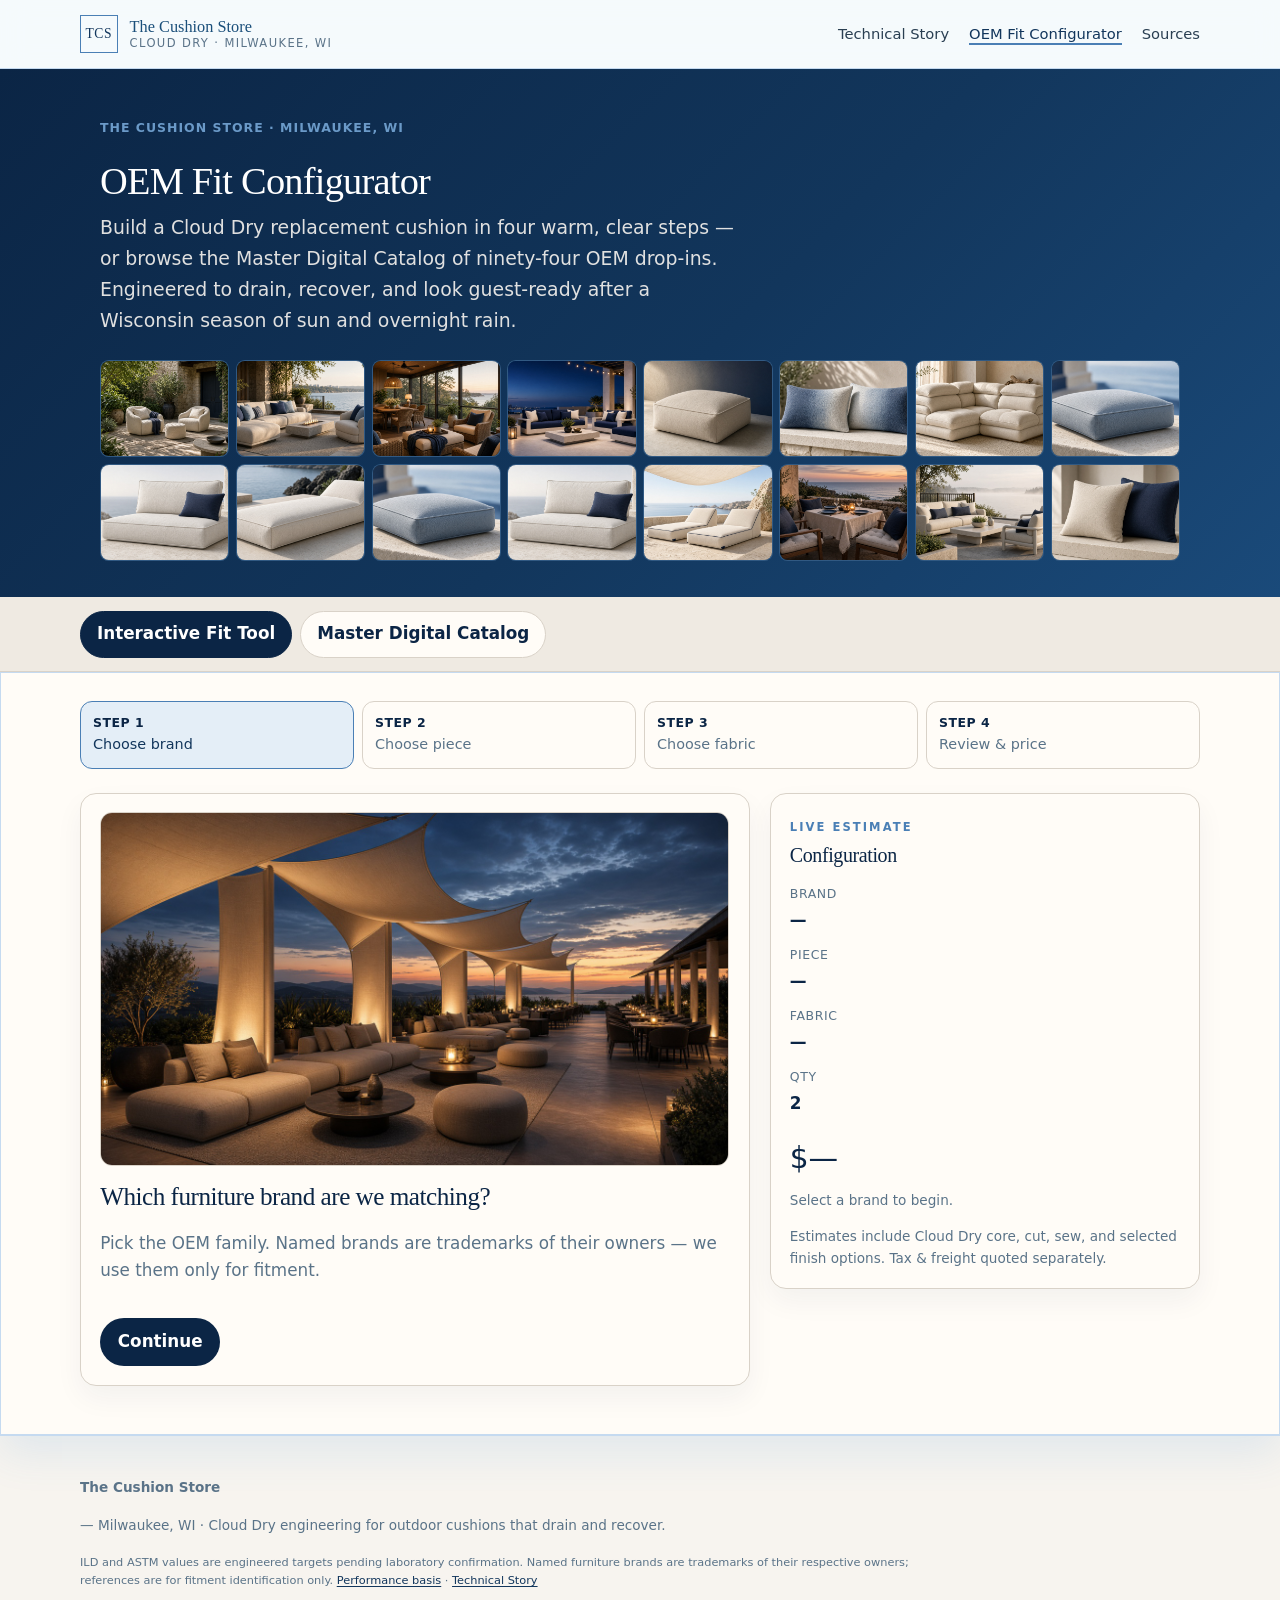
<file: fit-configurator-source.html>
<!DOCTYPE html>
<html lang="en">
<head>
  <meta charset="utf-8">
  <meta name="viewport" content="width=device-width, initial-scale=1">
  <title>OEM Fit Configurator — The Cushion Store · Milwaukee</title>
  <meta name="description" content="Interactive OEM Fit Configurator and Master Digital Catalog for The Cushion Store Cloud Dry cushions. Milwaukee, WI.">
  <link rel="stylesheet" href="styles.css">
  <style>
    :root {
      --navy: #0b2545;
      --navy-mid: #12365c;
      --blue: #4A7FB5;
      --blue-mid: #6B9AC8;
      --blue-soft: #E4EEF7;
      --linen: #f7f4ef;
      --linen-deep: #efeae2;
      --paper: #fffcf7;
      --stone: #d9d2c8;
    }
    .fit-hero {
      position: relative;
      background: linear-gradient(135deg, var(--navy) 0%, var(--navy-mid) 55%, #1a4a7a 100%);
      color: #f7f4ef;
      overflow: hidden;
    }
    .fit-hero .wrap { position: relative; z-index: 1; padding: 2.75rem 1.25rem 2.25rem; }
    .fit-hero h1 { color: #fff; margin: 0.35rem 0 0.5rem; font-size: clamp(1.85rem, 3vw, 2.6rem); }
    .fit-hero .lede { color: rgba(247,244,239,0.9); max-width: 40rem; }
    .fit-hero .eyebrow { color: var(--blue-mid); letter-spacing: 0.08em; text-transform: uppercase; font-size: 0.78rem; }
    .photo-strip {
      display: grid;
      grid-template-columns: repeat(8, 1fr);
      gap: 0.4rem;
      margin-top: 1.5rem;
    }
    .photo-strip figure {
      margin: 0;
      border-radius: 0.55rem;
      overflow: hidden;
      aspect-ratio: 4/3;
      background: var(--navy-mid);
      border: 1px solid rgba(107,154,200,0.35);
    }
    .photo-strip img { width: 100%; height: 100%; object-fit: cover; }
    @media (max-width: 1100px) {
      .photo-strip { grid-template-columns: repeat(4, 1fr); }
    }
    @media (max-width: 560px) {
      .photo-strip { grid-template-columns: repeat(2, 1fr); }
    }
    .step-illust {
      margin: 0 0 1rem;
      border-radius: 0.75rem;
      overflow: hidden;
      border: 1px solid var(--stone);
      aspect-ratio: 16/9;
      background: var(--linen-deep);
    }
    .step-illust img { width: 100%; height: 100%; object-fit: cover; display: block; }
    .catalog-accents {
      display: grid;
      grid-template-columns: repeat(4, 1fr);
      gap: 0.5rem;
      margin: 0 0 1.25rem;
    }
    .catalog-accents figure {
      margin: 0;
      border-radius: 0.55rem;
      overflow: hidden;
      aspect-ratio: 4/3;
      border: 1px solid var(--stone);
      background: var(--linen-deep);
    }
    .catalog-accents img { width: 100%; height: 100%; object-fit: cover; display: block; }
    @media (max-width: 700px) {
      .catalog-accents { grid-template-columns: repeat(2, 1fr); }
    }
    .tabbar {
      display: flex; gap: 0.5rem; flex-wrap: wrap;
      background: var(--linen-deep);
      border-bottom: 1px solid var(--stone);
      padding: 0.85rem 0;
      position: sticky; top: 0; z-index: 20;
    }
    .tabbar .wrap { display: flex; gap: 0.5rem; flex-wrap: wrap; align-items: center; }
    .tab-btn {
      appearance: none; border: 1px solid var(--stone); background: var(--paper);
      color: var(--navy); font: inherit; font-weight: 600; padding: 0.55rem 1rem;
      border-radius: 999px; cursor: pointer;
    }
    .tab-btn[aria-selected="true"] {
      background: var(--navy); color: #fff; border-color: var(--navy);
    }
    .tab-btn:hover { border-color: var(--blue); }
    .panel { display: none; padding: 1.75rem 0 3rem; }
    .panel.active { display: block; }
    .steps {
      display: grid; grid-template-columns: repeat(4, 1fr); gap: 0.5rem;
      margin: 0 0 1.5rem;
    }
    .step-pill {
      background: var(--paper); border: 1px solid var(--stone); border-radius: 0.75rem;
      padding: 0.65rem 0.75rem; font-size: 0.9rem; color: var(--muted);
    }
    .step-pill strong { display: block; color: var(--navy); font-size: 0.78rem; letter-spacing: 0.04em; text-transform: uppercase; }
    .step-pill.active { border-color: var(--blue); background: var(--blue-soft); color: var(--navy-mid); }
    .step-pill.done { border-color: var(--navy-mid); }
    @media (max-width: 700px) { .steps { grid-template-columns: 1fr 1fr; } }
    .builder-grid {
      display: grid; grid-template-columns: 1.4fr 0.9fr; gap: 1.25rem; align-items: start;
    }
    @media (max-width: 900px) { .builder-grid { grid-template-columns: 1fr; } }
    .card-panel {
      background: var(--paper); border: 1px solid var(--stone); border-radius: 1rem;
      padding: 1.15rem 1.2rem; box-shadow: 0 12px 28px rgba(11,37,69,0.05);
    }
    .choice-grid { display: grid; grid-template-columns: repeat(auto-fill, minmax(160px, 1fr)); gap: 0.65rem; }
    .choice {
      border: 1px solid var(--stone); border-radius: 0.75rem; background: #fff;
      padding: 0.8rem; text-align: left; cursor: pointer; font: inherit; color: inherit;
    }
    .choice:hover { border-color: var(--blue-mid); }
    .choice.selected { border-color: var(--navy); background: var(--blue-soft); box-shadow: inset 0 0 0 1px var(--navy); }
    .choice .meta { display: block; color: var(--muted); font-size: 0.82rem; margin-top: 0.25rem; }
    .swatch {
      width: 100%; height: 2.25rem; border-radius: 0.4rem; margin-bottom: 0.45rem;
      border: 1px solid rgba(11,37,69,0.12);
    }
    .qty-row { display: flex; gap: 0.75rem; flex-wrap: wrap; align-items: end; margin-top: 1rem; }
    .qty-row label { display: flex; flex-direction: column; gap: 0.3rem; font-size: 0.9rem; font-weight: 600; color: var(--navy); }
    .qty-row input, .qty-row select {
      font: inherit; padding: 0.5rem 0.65rem; border-radius: 0.5rem;
      border: 1px solid var(--stone); min-width: 5rem; background: #fff;
    }
    .opt-row { display: flex; flex-wrap: wrap; gap: 0.75rem 1.25rem; margin-top: 1rem; }
    .opt-row label { display: flex; gap: 0.4rem; align-items: center; font-size: 0.95rem; }
    .summary dt { font-size: 0.78rem; text-transform: uppercase; letter-spacing: 0.05em; color: var(--muted); margin-top: 0.65rem; }
    .summary dd { margin: 0.15rem 0 0; color: var(--navy); font-weight: 600; }
    .price-big { font-size: 1.85rem; color: var(--navy); margin: 0.35rem 0; }
    .price-note { font-size: 0.85rem; color: var(--muted); }
    .nav-actions { display: flex; gap: 0.5rem; flex-wrap: wrap; margin-top: 1rem; }
    .btn-navy {
      appearance: none; border: none; background: var(--navy); color: #fff;
      font: inherit; font-weight: 600; padding: 0.65rem 1.1rem; border-radius: 999px; cursor: pointer;
    }
    .btn-navy:hover { background: var(--navy-mid); }
    .btn-navy:disabled { opacity: 0.45; cursor: not-allowed; }
    .btn-outline {
      appearance: none; border: 1px solid var(--navy-mid); background: transparent; color: var(--navy);
      font: inherit; font-weight: 600; padding: 0.65rem 1.1rem; border-radius: 999px; cursor: pointer;
    }
    .piece-list { max-height: 22rem; overflow: auto; display: grid; gap: 0.5rem; }
    .piece-list .choice { width: 100%; }
    .catalog-toolbar { display: grid; grid-template-columns: 1.4fr 1fr 1fr auto; gap: 0.65rem; margin-bottom: 1rem; }
    @media (max-width: 800px) { .catalog-toolbar { grid-template-columns: 1fr; } }
    .sku-grid-fit {
      display: grid; grid-template-columns: repeat(auto-fill, minmax(260px, 1fr)); gap: 0.85rem;
    }
    .sku-card-fit {
      background: var(--paper); border: 1px solid var(--stone); border-radius: 0.85rem; padding: 0.95rem;
    }
    .sku-card-fit .chips { display: flex; gap: 0.35rem; flex-wrap: wrap; margin: 0.35rem 0; }
    .sku-card-fit .chip {
      background: var(--blue-soft); color: var(--navy-mid); border-radius: 999px;
      padding: 0.15rem 0.55rem; font-size: 0.75rem; font-weight: 600;
    }
    .sku-card-fit h3 { margin: 0.2rem 0; font-size: 1.05rem; color: var(--navy); }
    .sku-meta-fit { display: grid; gap: 0.35rem; font-size: 0.9rem; margin-top: 0.55rem; }
    .sku-meta-fit span { color: var(--muted); display: block; font-size: 0.75rem; text-transform: uppercase; letter-spacing: 0.04em; }
    .empty-state { padding: 2rem; text-align: center; color: var(--muted); background: var(--linen-deep); border-radius: 0.85rem; }
    .warm-note {
      background: var(--blue-soft); border: 1px solid #c5d8ea; border-radius: 0.85rem;
      padding: 0.85rem 1rem; margin: 1rem 0 0; color: var(--navy-mid); font-size: 0.95rem;
    }
  </style>
</head>
<body>
  <a class="skip" href="#main">Skip to content</a>
  <header class="site-nav">
    <div class="wrap">
      <a class="brand" href="index.html">
        <span class="brand-mark" aria-hidden="true">TCS</span>
        <span class="brand-name">
          <strong>The Cushion Store</strong>
          <span>Cloud Dry · Milwaukee, WI</span>
        </span>
      </a>
      <nav aria-label="Primary">
        <ul class="nav-links">
          <li><a href="index.html">Technical Story</a></li>
          <li><a href="fit.html" aria-current="page">OEM Fit Configurator</a></li>
          <li><a href="sources.html">Sources</a></li>
        </ul>
      </nav>
    </div>
  </header>

  <section class="fit-hero" aria-label="OEM Fit Configurator">
    <div class="wrap">
      <p class="eyebrow">The Cushion Store · Milwaukee, WI</p>
      <h1>OEM Fit Configurator</h1>
      <p class="lede">Build a Cloud Dry replacement cushion in four warm, clear steps — or browse the Master Digital Catalog of ninety-four OEM drop-ins. Engineered to drain, recover, and look guest-ready after a Wisconsin season of sun and overnight rain.</p>
      <div class="photo-strip" aria-label="Prestige product photography">
        <figure><img src="assets/prestige/09-courtyard-dappled.png" alt="Courtyard seating with Cloud Dry cushions" loading="lazy"></figure>
        <figure><img src="assets/prestige/10-lakeside-lounge.png" alt="Lakeside lounge cushions" loading="lazy"></figure>
        <figure><img src="assets/prestige/11-screened-porch.png" alt="Screened porch deep seating" loading="lazy"></figure>
        <figure><img src="assets/prestige/12-rooftop-bluehour.png" alt="Rooftop blue-hour lounge" loading="lazy"></figure>
        <figure><img src="assets/prestige/13-ottoman.png" alt="Cloud Dry ottoman" loading="lazy"></figure>
        <figure><img src="assets/prestige/14-lumbar.png" alt="Lumbar pillow pair" loading="lazy"></figure>
        <figure><img src="assets/prestige/16-sectional-corner.png" alt="Sectional corner cushion" loading="lazy"></figure>
        <figure><img src="assets/prestige/17-boxed-seat-hero.png" alt="Boxed seat hero" loading="lazy"></figure>
        <figure><img src="assets/prestige/19-deep-seat-stack.png" alt="Deep-seat cushion stack" loading="lazy"></figure>
        <figure><img src="assets/prestige/20-chaise-pad.png" alt="Chaise pad" loading="lazy"></figure>
        <figure><img src="assets/prestige/22-foam-cutaway.png" alt="Boxed Cloud Dry seat cushion" loading="lazy"></figure>
        <figure><img src="assets/prestige/24-cnc-core.png" alt="Deep-seat cushion stack" loading="lazy"></figure>
        <figure><img src="assets/prestige/26-shade-chaise.png" alt="Shade chaise cushions" loading="lazy"></figure>
        <figure><img src="assets/prestige/27-intimate-dining.png" alt="Intimate dining cushions" loading="lazy"></figure>
        <figure><img src="assets/prestige/30-lakefront-morning.png" alt="Lakefront morning seating" loading="lazy"></figure>
        <figure><img src="assets/prestige/31-pillow-pair.png" alt="Pillow pair" loading="lazy"></figure>
      </div>
    </div>
  </section>

  <div class="tabbar">
    <div class="wrap" role="tablist" aria-label="Fit Tool views">
      <button class="tab-btn" role="tab" id="tab-builder" aria-selected="true" aria-controls="panel-builder">Interactive Fit Tool</button>
      <button class="tab-btn" role="tab" id="tab-catalog" aria-selected="false" aria-controls="panel-catalog">Master Digital Catalog</button>
    </div>
  </div>

  <main id="main">
    <section class="panel active" id="panel-builder" role="tabpanel" aria-labelledby="tab-builder">
      <div class="wrap">
        <div class="steps" id="stepPills" aria-label="Builder steps">
          <div class="step-pill active" data-step="1"><strong>Step 1</strong> Choose brand</div>
          <div class="step-pill" data-step="2"><strong>Step 2</strong> Choose piece</div>
          <div class="step-pill" data-step="3"><strong>Step 3</strong> Choose fabric</div>
          <div class="step-pill" data-step="4"><strong>Step 4</strong> Review &amp; price</div>
        </div>

        <div class="builder-grid">
          <div class="card-panel">
            <div id="step1">
              <figure class="step-illust">
                <img src="assets/prestige/32-dusk-hospitality.png" alt="Hospitality dusk seating for brand fit programs" loading="lazy">
              </figure>
              <h2 style="margin-top:0;color:var(--navy);">Which furniture brand are we matching?</h2>
              <p style="color:var(--muted);margin-top:0;">Pick the OEM family. Named brands are trademarks of their owners — we use them only for fitment.</p>
              <div class="choice-grid" id="brandChoices"></div>
            </div>
            <div id="step2" hidden>
              <figure class="step-illust">
                <img src="assets/prestige/15-dining-pad.png" alt="Dining pad piece selection" loading="lazy">
              </figure>
              <h2 style="margin-top:0;color:var(--navy);">Which cushion piece?</h2>
              <p style="color:var(--muted);margin-top:0;">Filter by type, then select the exact OEM drop-in from our master.</p>
              <div class="choice-grid" id="typeChoices" style="margin-bottom:1rem;"></div>
              <div class="piece-list" id="pieceChoices"></div>
            </div>
            <div id="step3" hidden>
              <figure class="step-illust">
                <img src="assets/prestige/23-fabric-bolt.png" alt="Outdoor fabric bolt for finish selection" loading="lazy">
              </figure>
              <h2 style="margin-top:0;color:var(--navy);">Fabric &amp; finish</h2>
              <p style="color:var(--muted);margin-top:0;">Performance acrylics, prestige weaves, or your own outdoor-rated COM. Cloud Dry cores stay consistent underneath.</p>
              <div class="choice-grid" id="fabricChoices"></div>
              <div class="opt-row">
                <label><input type="checkbox" id="optWelt" checked> Contrast / self welt (+$28)</label>
                <label><input type="checkbox" id="optTies"> Seat ties (+$18)</label>
                <label><input type="checkbox" id="optBoxing" checked> Full boxing (+$42)</label>
              </div>
              <div class="qty-row">
                <label>Quantity
                  <input type="number" id="qty" min="1" max="99" value="2">
                </label>
              </div>
            </div>
            <div id="step4" hidden>
              <figure class="step-illust">
                <img src="assets/prestige/25-guest-ready.png" alt="Guest-ready Cloud Dry configuration" loading="lazy">
              </figure>
              <h2 style="margin-top:0;color:var(--navy);">Your Cloud Dry configuration</h2>
              <p style="color:var(--muted);margin-top:0;">Warm estimate for planning — final quote confirms COM, pattern match, and freight from Milwaukee.</p>
              <div id="reviewCopy"></div>
              <div class="warm-note">Every core is Cloud Dry reticulated (or the HR / composite stack noted on the SKU) — cut for drainage and recovery, not densified batting.</div>
            </div>
            <div class="nav-actions">
              <button type="button" class="btn-outline" id="btnBack" hidden>Back</button>
              <button type="button" class="btn-navy" id="btnNext">Continue</button>
            </div>
          </div>

          <aside class="card-panel summary" aria-live="polite">
            <p class="eyebrow" style="margin:0;">Live estimate</p>
            <h2 style="margin:0.2rem 0 0.5rem;color:var(--navy);font-size:1.25rem;">Configuration</h2>
            <dl id="summaryDl">
              <dt>Brand</dt><dd id="sumBrand">—</dd>
              <dt>Piece</dt><dd id="sumPiece">—</dd>
              <dt>Fabric</dt><dd id="sumFabric">—</dd>
              <dt>Qty</dt><dd id="sumQty">2</dd>
            </dl>
            <p class="price-big" id="sumPrice">$—</p>
            <p class="price-note" id="sumBreakdown">Select a brand to begin.</p>
            <p class="price-note">Estimates include Cloud Dry core, cut, sew, and selected finish options. Tax &amp; freight quoted separately.</p>
          </aside>
        </div>
      </div>
    </section>

    <section class="panel" id="panel-catalog" role="tabpanel" aria-labelledby="tab-catalog" hidden>
      <div class="wrap">
        <header class="page-intro" style="padding-top:0;">
          <p class="eyebrow">94 OEM drop-ins</p>
          <h1 style="margin-top:0;">Master Digital Catalog</h1>
          <p class="lede">Search Model, OEM line, or brand. Filter dining, deep seat, chaise, ottoman, pillow, bench, and specialty. Dimensions and COM are customer-brief authoritative.</p>
        </header>
        <div class="catalog-accents" aria-label="Finish and construction details">
          <figure><img src="assets/prestige/18-welt-detail.png" alt="Self-welt detail" loading="lazy"></figure>
          <figure><img src="assets/prestige/21-boxing-corner.png" alt="Boxing corner detail" loading="lazy"></figure>
          <figure><img src="assets/prestige/28-ties-stitch.png" alt="Seat ties stitch detail" loading="lazy"></figure>
          <figure><img src="assets/prestige/29-contrast-welt.png" alt="Contrast welt detail" loading="lazy"></figure>
        </div>
        <form class="catalog-toolbar" id="catalogFilters" role="search">
          <label class="field" for="q">Search
            <input type="search" id="q" name="q" placeholder="OEM code, model, or name" autocomplete="off">
          </label>
          <label class="field" for="brand">Brand
            <select id="brand" name="brand"><option value="">All brands</option></select>
          </label>
          <label class="field" for="type">Type
            <select id="type" name="type"><option value="">All types</option></select>
          </label>
          <button class="btn-outline" type="reset" id="resetCatalog">Clear</button>
        </form>
        <p id="count" aria-live="polite" style="color:var(--muted);"></p>
        <section class="sku-grid-fit" id="results" aria-label="Matching SKUs"></section>
      </div>
    </section>
  </main>

  <footer class="site-footer">
    <div class="wrap">
      <strong>The Cushion Store</strong> — Milwaukee, WI · Cloud Dry engineering for outdoor cushions that drain and recover.
      <small>ILD and ASTM values are engineered targets pending laboratory confirmation. Named furniture brands are trademarks of their respective owners; references are for fitment identification only. <a href="sources.html">Performance basis</a> · <a href="index.html">Technical Story</a></small>
    </div>
  </footer>

  <script src="fit-data.js"></script>
  <script>
  /* Custom OEM Cushion Builder — masterData + pricing engine */
  const masterData = {
  "brand": {
    "name": "The Cushion Store",
    "mark": "TCS",
    "city": "Milwaukee, WI",
    "product": "Cloud Dry"
  },
  "brands": [
    "Berlin Gardens",
    "Classic",
    "Ebel",
    "Erwin & Sons",
    "Gensun",
    "Hanamint",
    "Jensen Leisure",
    "Lloyd Flanders",
    "North Cape",
    "Patio Renaissance",
    "Polywood",
    "Seaside Casual"
  ],
  "pieceTypes": [
    {
      "id": "dining",
      "name": "Dining seat",
      "blurb": "Boxed dining pads with Cloud Dry cores for rain-ready terraces.",
      "base": 185
    },
    {
      "id": "deep seat",
      "name": "Deep seat",
      "blurb": "Lounge and sectional seats with recovering Cloud Dry comfort.",
      "base": 320
    },
    {
      "id": "chaise",
      "name": "Chaise",
      "blurb": "Long-form chaise pads that drain overnight and keep their silhouette.",
      "base": 410
    },
    {
      "id": "ottoman",
      "name": "Ottoman",
      "blurb": "Matching ottoman tops for deep-seat and sectional programs.",
      "base": 210
    },
    {
      "id": "pillow",
      "name": "Pillow",
      "blurb": "Knife-edge and lightly boxed decorative pillows.",
      "base": 95
    },
    {
      "id": "bench",
      "name": "Bench",
      "blurb": "Bench and banquette pads cut to OEM footprints.",
      "base": 275
    },
    {
      "id": "specialty",
      "name": "Specialty",
      "blurb": "Curved, wedge, and one-off OEM geometries.",
      "base": 360
    }
  ],
  "fabrics": [
    {
      "id": "sunbrella-canvas",
      "name": "Sunbrella Canvas",
      "tier": "Performance",
      "perYd": 62,
      "swatch": "#c9b8a0",
      "note": "Solution-dyed acrylic \u00b7 soft hand"
    },
    {
      "id": "sunbrella-texture",
      "name": "Sunbrella Texture",
      "tier": "Performance",
      "perYd": 74,
      "swatch": "#6B9AC8",
      "note": "Woven texture \u00b7 coastal blues & linens"
    },
    {
      "id": "outdura-solid",
      "name": "Outdura Solid",
      "tier": "Performance",
      "perYd": 58,
      "swatch": "#12365c",
      "note": "Heavy outdoor acrylic \u00b7 deep navy"
    },
    {
      "id": "agora-plain",
      "name": "Agora Plain",
      "tier": "Value",
      "perYd": 48,
      "swatch": "#efeae2",
      "note": "Clean solids for hospitality volume"
    },
    {
      "id": "com",
      "name": "COM \u2014 Customer\u2019s Own Material",
      "tier": "COM",
      "perYd": 0,
      "swatch": "#d9d2c8",
      "note": "Outdoor-rated COM \u00b7 yield priced at sew only"
    },
    {
      "id": "luxury-weave",
      "name": "Coastal Luxury Weave",
      "tier": "Prestige",
      "perYd": 96,
      "swatch": "#4A7FB5",
      "note": "Soft prestige weave \u00b7 guest-facing programs"
    }
  ],
  "pricing": {
    "laborPerPiece": 95,
    "weltAdd": 28,
    "tiesAdd": 18,
    "boxingAdd": 42,
    "cloudDryCorePerBoardFt": 14.5,
    "comSewOnlyPerYd": 22,
    "qtyBreaks": [
      {
        "min": 1,
        "mult": 1
      },
      {
        "min": 4,
        "mult": 0.94
      },
      {
        "min": 8,
        "mult": 0.88
      },
      {
        "min": 16,
        "mult": 0.82
      }
    ]
  },
  "pieces": [
    {
      "id": "TCS-P9-18",
      "sku": "TCS-P9-18",
      "brand": "Classic",
      "type": "pillow",
      "name": "Classic P9 \u2014 18\" decorative pillow family (pattern options listed below)",
      "config": "Knife-edge / lightly boxed decorative pillow insert",
      "dimensions": "18\" \u00d7 18\"",
      "coreSpec": "Soft HR / soft cellular core \u00b7 ILD 12\u201318",
      "comYd": 1.0,
      "comLabel": "1.0 yd"
    },
    {
      "id": "TCS-P9-20",
      "sku": "TCS-P9-20",
      "brand": "Classic",
      "type": "pillow",
      "name": "Classic P9 \u2014 20\" decorative pillow family (pattern options listed below)",
      "config": "Knife-edge / lightly boxed decorative pillow insert",
      "dimensions": "20\" \u00d7 20\"",
      "coreSpec": "Soft HR / soft cellular core \u00b7 ILD 12\u201318",
      "comYd": 1.0,
      "comLabel": "1.0 yd"
    },
    {
      "id": "TCS-P55-LUM",
      "sku": "TCS-P55-LUM",
      "brand": "Classic",
      "type": "pillow",
      "name": "Classic P55 Lumbar (pattern options listed below)",
      "config": "Lumbar pillow insert",
      "dimensions": "19\" \u00d7 11\"",
      "coreSpec": "Soft HR / soft cellular core \u00b7 ILD 12\u201318",
      "comYd": 1.0,
      "comLabel": "1.0 yd"
    },
    {
      "id": "TCS-C-H200",
      "sku": "TCS-C-H200",
      "brand": "Classic",
      "type": "dining",
      "name": "C-H200 Hatteras Dining (Matching Fabric Ties)",
      "config": "1pc dining seat/back profile with matching fabric ties",
      "dimensions": "21\" \u00d7 38\" (19\" Seat / 19\" Back \u00d7 3\")",
      "coreSpec": "Cloud Dry reticulated \u00b7 ILD 35\u201345",
      "comYd": 1.5,
      "comLabel": "1.5 yds"
    },
    {
      "id": "TCS-C-4AP2",
      "sku": "TCS-C-4AP2",
      "brand": "Classic",
      "type": "chaise",
      "name": "C-4AP2 Add-A-Pad Multi-Purpose Chaise Pad with Hood",
      "config": "1pc thin chaise pad with hood",
      "dimensions": "22\" \u00d7 74\" \u00d7 1.5\"",
      "coreSpec": "HR polyurethane \u00b7 ILD 30\u201340",
      "comYd": 3.0,
      "comLabel": "3.0 yds"
    },
    {
      "id": "TCS-C-4AP7",
      "sku": "TCS-C-4AP7",
      "brand": "Classic",
      "type": "ottoman",
      "name": "C-4AP7 Add-A-Pad Multi-Purpose Ottoman Pad",
      "config": "1pc thin ottoman pad",
      "dimensions": "22\" \u00d7 22\" \u00d7 1.5\"",
      "coreSpec": "HR polyurethane \u00b7 ILD 30\u201340",
      "comYd": 1.0,
      "comLabel": "1.0 yd"
    },
    {
      "id": "TCS-C-31D",
      "sku": "TCS-C-31D",
      "brand": "Classic",
      "type": "dining",
      "name": "C-31D Universal Wrought Iron Seat",
      "config": "1pc seat pad",
      "dimensions": "19\" \u00d7 19\" \u00d7 2\"",
      "coreSpec": "Cloud Dry reticulated \u00b7 ILD 35\u201345",
      "comYd": 1.0,
      "comLabel": "1.0 yd"
    },
    {
      "id": "TCS-C-55W1",
      "sku": "TCS-C-55W1",
      "brand": "Classic",
      "type": "bench",
      "name": "C-55 W1 Universal Wood 4' Bench (Self-Welted, Boxed)",
      "config": "1pc bench cushion, boxed & self-welted",
      "dimensions": "44\" \u00d7 18\" \u00d7 3\"",
      "coreSpec": "Cloud Dry reticulated \u00b7 ILD 35\u201345",
      "comYd": 2.0,
      "comLabel": "2.0 yds"
    },
    {
      "id": "TCS-C-55W4",
      "sku": "TCS-C-55W4",
      "brand": "Classic",
      "type": "specialty",
      "name": "C-55 W4 Universal Wood Adirondack",
      "config": "1pc seat/back Adirondack profile",
      "dimensions": "20.5\" \u00d7 49\" \u00d7 2.5\" (18\" Seat / 31\" Back)",
      "coreSpec": "Cloud Dry reticulated \u00b7 ILD 35\u201345",
      "comYd": 2.5,
      "comLabel": "2.5 yds"
    },
    {
      "id": "TCS-C-5DS01",
      "sku": "TCS-C-5DS01",
      "brand": "Classic",
      "type": "deep seat",
      "name": "C-5DS01 Universal Deep Seating Curved Back & Seat (2pc)",
      "config": "2pc: curved back + seat",
      "dimensions": "Back 21\" \u00d7 21\" \u00d7 3\"; Seat 21\" \u00d7 23\" \u00d7 4\"",
      "coreSpec": "Composite Sandwich (HR + Cloud Dry) \u00b7 Seat ILD 25\u201335; Back ILD 20\u201330",
      "comYd": 3.0,
      "comLabel": "3.0 yds"
    },
    {
      "id": "TCS-C-5DS010",
      "sku": "TCS-C-5DS010",
      "brand": "Classic",
      "type": "deep seat",
      "name": "C-5DS010 Universal Deep Seating Boxed & Welted (2pc)",
      "config": "2pc: boxed & welted back + seat",
      "dimensions": "Back 24\" \u00d7 22\" \u00d7 6\"; Seat 24\" \u00d7 24\" \u00d7 6\"",
      "coreSpec": "Composite Sandwich (HR + Cloud Dry) \u00b7 Seat ILD 25\u201335; Back ILD 20\u201330",
      "comYd": 3.0,
      "comLabel": "3.0 yds"
    },
    {
      "id": "TCS-BG1-SET",
      "sku": "TCS-BG1-SET",
      "brand": "Berlin Gardens",
      "type": "deep seat",
      "name": "BG1 Classic Terrace Club (2pc)",
      "config": "2pc: seat + back",
      "dimensions": "Seat 24\" \u00d7 25\" \u00d7 6\"; Back 24\" \u00d7 21\" \u00d7 6\"",
      "coreSpec": "Composite Sandwich (HR + Cloud Dry) \u00b7 Seat 25\u201335; Back 20\u201330",
      "comYd": 3.0,
      "comLabel": "3.0 yds"
    },
    {
      "id": "TCS-BG2-OT",
      "sku": "TCS-BG2-OT",
      "brand": "Berlin Gardens",
      "type": "ottoman",
      "name": "BG2 Classic Terrace Ottoman",
      "config": "1pc ottoman",
      "dimensions": "24\" \u00d7 22\" \u00d7 5\"",
      "coreSpec": "Cloud Dry + HR sandwich \u00b7 ILD 30\u201340",
      "comYd": 1.5,
      "comLabel": "1.5 yds"
    },
    {
      "id": "TCS-BG3-SET",
      "sku": "TCS-BG3-SET",
      "brand": "Berlin Gardens",
      "type": "deep seat",
      "name": "BG3 Mayhew Club (2pc w/ Velcro & Welt)",
      "config": "2pc: seat + back; Velcro & welt",
      "dimensions": "Seat 24.5\" \u00d7 25\" \u00d7 6\"; Back 24\" \u00d7 22\" \u00d7 6\"",
      "coreSpec": "Composite Sandwich \u00b7 Seat 25\u201335; Back 20\u201330",
      "comYd": 3.0,
      "comLabel": "3.0 yds"
    },
    {
      "id": "TCS-BG4-OT",
      "sku": "TCS-BG4-OT",
      "brand": "Berlin Gardens",
      "type": "ottoman",
      "name": "BG4 Mayhew Ottoman",
      "config": "1pc ottoman",
      "dimensions": "24.5\" \u00d7 22\" \u00d7 5\"",
      "coreSpec": "Cloud Dry + HR sandwich \u00b7 ILD 30\u201340",
      "comYd": 1.5,
      "comLabel": "1.5 yds"
    },
    {
      "id": "TCS-BG7-COR",
      "sku": "TCS-BG7-COR",
      "brand": "Berlin Gardens",
      "type": "specialty",
      "name": "BG7 Classic Terrace Sectional Corner (3pc Back Attached, 1 Seat)",
      "config": "Corner set: 3 backs attached + 1 seat",
      "dimensions": "Custom CNC corner geometry \u2014 survey required (\u00b10.125\")",
      "coreSpec": "Composite Sandwich \u00b7 Seat 25\u201335; Back 20\u201330",
      "comYd": 6.0,
      "comLabel": "6.0 yds"
    },
    {
      "id": "TCS-BG8-SET",
      "sku": "TCS-BG8-SET",
      "brand": "Berlin Gardens",
      "type": "deep seat",
      "name": "BG8 Classic Terrace High-Back Swivel Rocker (2pc)",
      "config": "2pc: seat + high back",
      "dimensions": "Seat 22\" \u00d7 20\" \u00d7 3\"; Back 22\" \u00d7 27\" \u00d7 3\"",
      "coreSpec": "Cloud Dry reticulated \u00b7 Seat 30\u201340; Back 20\u201330",
      "comYd": 3.0,
      "comLabel": "3.0 yds"
    },
    {
      "id": "TCS-BG11-COR",
      "sku": "TCS-BG11-COR",
      "brand": "Berlin Gardens",
      "type": "specialty",
      "name": "BG11 Mayhew Corner (2 Backs Attached, 1 Seat)",
      "config": "Corner set: 2 backs attached + 1 seat",
      "dimensions": "Custom CNC corner geometry \u2014 survey required (\u00b10.125\")",
      "coreSpec": "Composite Sandwich \u00b7 Seat 25\u201335; Back 20\u201330",
      "comYd": 6.0,
      "comLabel": "6.0 yds"
    },
    {
      "id": "TCS-BG12-SET",
      "sku": "TCS-BG12-SET",
      "brand": "Berlin Gardens",
      "type": "chaise",
      "name": "BG12 Classic Terrace Chaise (2pc)",
      "config": "2pc: chaise seat + back",
      "dimensions": "Seat 23\" \u00d7 49\" \u00d7 3.5\"; Back 23\" \u00d7 31\" \u00d7 3.5\"",
      "coreSpec": "Cloud Dry reticulated \u00b7 Seat/Back 20\u201330",
      "comYd": 5.0,
      "comLabel": "5.0 yds"
    },
    {
      "id": "TCS-BG16-SET",
      "sku": "TCS-BG16-SET",
      "brand": "Berlin Gardens",
      "type": "chaise",
      "name": "BG16 Mayhew Chaise (2pc w/ Velcro & Welt)",
      "config": "2pc: chaise seat + back; Velcro & welt",
      "dimensions": "Seat 24\" \u00d7 50\" \u00d7 4\"; Back 24\" \u00d7 32\" \u00d7 4\"",
      "coreSpec": "Cloud Dry + HR sandwich \u00b7 Seat/Back 20\u201330",
      "comYd": 5.0,
      "comLabel": "5.0 yds"
    },
    {
      "id": "TCS-6001",
      "sku": "TCS-6001",
      "brand": "Ebel",
      "type": "dining",
      "name": "Ebel 6001 Dining Seat Pad",
      "config": "1pc dining seat pad",
      "dimensions": "20\" \u00d7 18\" \u00d7 3\"",
      "coreSpec": "Cloud Dry reticulated \u00b7 ILD 35\u201345",
      "comYd": 1.0,
      "comLabel": "1.0 yd"
    },
    {
      "id": "TCS-6002",
      "sku": "TCS-6002",
      "brand": "Ebel",
      "type": "dining",
      "name": "Ebel 6002 Large Dining Seat Pad",
      "config": "1pc large dining seat pad",
      "dimensions": "23\" \u00d7 19\" \u00d7 3\"",
      "coreSpec": "Cloud Dry reticulated \u00b7 ILD 35\u201345",
      "comYd": 1.0,
      "comLabel": "1.0 yd"
    },
    {
      "id": "TCS-6008-SET",
      "sku": "TCS-6008-SET",
      "brand": "Ebel",
      "type": "deep seat",
      "name": "Ebel 6008 Avignon Club (2pc)",
      "config": "2pc: seat + back",
      "dimensions": "Seat 27\" \u00d7 25.5\" \u00d7 6\"; Back 25\" \u00d7 23\" \u00d7 6\"",
      "coreSpec": "Composite Sandwich \u00b7 Seat 25\u201335; Back 20\u201330",
      "comYd": 3.0,
      "comLabel": "3.0 yds"
    },
    {
      "id": "TCS-6008L-SET",
      "sku": "TCS-6008L-SET",
      "brand": "Ebel",
      "type": "deep seat",
      "name": "Ebel 6008L Avignon Loveseat (4pc)",
      "config": "4pc: 2 seats + 2 backs",
      "dimensions": "2 Seats 25\" \u00d7 25\" \u00d7 6\"; 2 Backs 25\" \u00d7 23\" \u00d7 6\"",
      "coreSpec": "Composite Sandwich \u00b7 Seat 25\u201335; Back 20\u201330",
      "comYd": 6.0,
      "comLabel": "6.0 yds"
    },
    {
      "id": "TCS-6008S-SET",
      "sku": "TCS-6008S-SET",
      "brand": "Ebel",
      "type": "deep seat",
      "name": "Ebel 6008S Avignon Sofa (6pc)",
      "config": "6pc: 3 seats + 3 backs",
      "dimensions": "3 Seats 24.5\" \u00d7 25\" \u00d7 6\"; 3 Backs 24.5\" \u00d7 25\" \u00d7 6\"",
      "coreSpec": "Composite Sandwich \u00b7 Seat 25\u201335; Back 20\u201330",
      "comYd": 9.0,
      "comLabel": "9.0 yds"
    },
    {
      "id": "TCS-6009-OT",
      "sku": "TCS-6009-OT",
      "brand": "Ebel",
      "type": "ottoman",
      "name": "Ebel 6009 Avignon Ottoman",
      "config": "1pc ottoman",
      "dimensions": "26\" \u00d7 24\" \u00d7 4\"",
      "coreSpec": "Cloud Dry + HR sandwich \u00b7 ILD 30\u201340",
      "comYd": 1.5,
      "comLabel": "1.5 yds"
    },
    {
      "id": "TCS-6012-SET",
      "sku": "TCS-6012-SET",
      "brand": "Ebel",
      "type": "chaise",
      "name": "Ebel 6012 Avignon Chaise (2pc)",
      "config": "2pc: chaise seat + back",
      "dimensions": "Seat 27\" \u00d7 49\" \u00d7 3\"; Back 24\" \u00d7 31\" \u00d7 5\"",
      "coreSpec": "Cloud Dry + HR sandwich \u00b7 Seat/Back 20\u201330",
      "comYd": 5.0,
      "comLabel": "5.0 yds"
    },
    {
      "id": "TCS-AVIG-DAY",
      "sku": "TCS-AVIG-DAY",
      "brand": "Ebel",
      "type": "specialty",
      "name": "Ebel Avignon Daybed",
      "config": "Daybed seat + back package",
      "dimensions": "Seat 52\" \u00d7 47.5\" \u00d7 5\"; Back 24\" \u00d7 28\" \u00d7 5\"",
      "coreSpec": "Cloud Dry + HR sandwich \u00b7 Seat/Back 20\u201330",
      "comYd": 8.0,
      "comLabel": "8.0 yds"
    },
    {
      "id": "TCS-GEN02",
      "sku": "TCS-GEN02",
      "brand": "Gensun",
      "type": "dining",
      "name": "GEN02 Dining / balcony / bar stool seat",
      "config": "1pc dining seat",
      "dimensions": "20\" \u00d7 18.5\" \u00d7 3\"",
      "coreSpec": "Cloud Dry reticulated \u00b7 ILD 35\u201345",
      "comYd": 1.5,
      "comLabel": "1.5 yds"
    },
    {
      "id": "TCS-GEN15",
      "sku": "TCS-GEN15",
      "brand": "Gensun",
      "type": "bench",
      "name": "GEN15 Grand Terrace bench",
      "config": "1pc bench",
      "dimensions": "41.5\" \u00d7 19.5\" \u00d7 3\"",
      "coreSpec": "Cloud Dry reticulated \u00b7 ILD 35\u201345",
      "comYd": 3.0,
      "comLabel": "3.0 yds"
    },
    {
      "id": "TCS-GEN04",
      "sku": "TCS-GEN04",
      "brand": "Gensun",
      "type": "ottoman",
      "name": "GEN04 Ottoman",
      "config": "1pc ottoman",
      "dimensions": "24\" \u00d7 22\" \u00d7 5\"",
      "coreSpec": "Cloud Dry + HR sandwich \u00b7 ILD 30\u201340",
      "comYd": 1.5,
      "comLabel": "1.5 yds"
    },
    {
      "id": "TCS-GEN03-SET",
      "sku": "TCS-GEN03-SET",
      "brand": "Gensun",
      "type": "deep seat",
      "name": "GEN03 Lounge chair (2pc)",
      "config": "2pc: seat + back",
      "dimensions": "Seat 23\" \u00d7 26.5\" \u00d7 6\"; Back 24.5\" \u00d7 21\" \u00d7 5\"",
      "coreSpec": "Composite Sandwich \u00b7 Seat 25\u201335; Back 20\u201330",
      "comYd": 3.0,
      "comLabel": "3.0 yds"
    },
    {
      "id": "TCS-GEN03L-SET",
      "sku": "TCS-GEN03L-SET",
      "brand": "Gensun",
      "type": "deep seat",
      "name": "GEN03L Loveseat (4pc)",
      "config": "4pc: 2 seats + 2 backs",
      "dimensions": "2 Seats 23.5\" \u00d7 26.5\" \u00d7 6\"; 2 Backs 24.5\" \u00d7 21\" \u00d7 5\"",
      "coreSpec": "Composite Sandwich \u00b7 Seat 25\u201335; Back 20\u201330",
      "comYd": 6.0,
      "comLabel": "6.0 yds"
    },
    {
      "id": "TCS-GEN03S-SET",
      "sku": "TCS-GEN03S-SET",
      "brand": "Gensun",
      "type": "deep seat",
      "name": "GEN03S Sofa (6pc)",
      "config": "6pc: 3 seats + 3 backs",
      "dimensions": "3 Seats 24\" \u00d7 26.5\" \u00d7 6\"; 3 Backs 24.5\" \u00d7 21\" \u00d7 5\"",
      "coreSpec": "Composite Sandwich \u00b7 Seat 25\u201335; Back 20\u201330",
      "comYd": 9.0,
      "comLabel": "9.0 yds"
    },
    {
      "id": "TCS-GEN01-SET",
      "sku": "TCS-GEN01-SET",
      "brand": "Gensun",
      "type": "chaise",
      "name": "GEN01 Chaise (2pc)",
      "config": "2pc: chaise seat + back",
      "dimensions": "Seat 23.5\" \u00d7 47.5\" \u00d7 5\"; Back 23.5\" \u00d7 29\" \u00d7 5\"",
      "coreSpec": "Cloud Dry reticulated \u00b7 ILD 20\u201330",
      "comYd": 5.0,
      "comLabel": "5.0 yds"
    },
    {
      "id": "TCS-GEN16",
      "sku": "TCS-GEN16",
      "brand": "Gensun",
      "type": "chaise",
      "name": "GEN16 Grand Terrace double chaise",
      "config": "1pc double chaise",
      "dimensions": "49.5\" \u00d7 74\" \u00d7 4\"",
      "coreSpec": "Cloud Dry + HR sandwich \u00b7 ILD 20\u201330",
      "comYd": 10.0,
      "comLabel": "10.0 yds"
    },
    {
      "id": "TCS-691074",
      "sku": "TCS-691074",
      "brand": "Hanamint",
      "type": "dining",
      "name": "691074 Dining / Sonoma-Newport chair seat",
      "config": "1pc dining seat",
      "dimensions": "20\" \u00d7 18\" \u00d7 3\"",
      "coreSpec": "Cloud Dry reticulated \u00b7 ILD 35\u201345",
      "comYd": 1.0,
      "comLabel": "1.0 yd"
    },
    {
      "id": "TCS-691094",
      "sku": "TCS-691094",
      "brand": "Hanamint",
      "type": "dining",
      "name": "691094 Tuscany dining seat",
      "config": "1pc dining seat",
      "dimensions": "19.6\" \u00d7 17.6\" \u00d7 3\"",
      "coreSpec": "Cloud Dry reticulated \u00b7 ILD 35\u201345",
      "comYd": 1.0,
      "comLabel": "1.0 yd"
    },
    {
      "id": "TCS-691076",
      "sku": "TCS-691076",
      "brand": "Hanamint",
      "type": "dining",
      "name": "691076 Dining seat",
      "config": "1pc dining seat",
      "dimensions": "20\" \u00d7 20\" \u00d7 3\"",
      "coreSpec": "Cloud Dry reticulated \u00b7 ILD 35\u201345",
      "comYd": 1.0,
      "comLabel": "1.0 yd"
    },
    {
      "id": "TCS-692054",
      "sku": "TCS-692054",
      "brand": "Hanamint",
      "type": "bench",
      "name": "692054 Bench",
      "config": "1pc bench",
      "dimensions": "39\" \u00d7 17.7\" \u00d7 3\"",
      "coreSpec": "Cloud Dry reticulated \u00b7 ILD 35\u201345",
      "comYd": 2.0,
      "comLabel": "2.0 yds"
    },
    {
      "id": "TCS-692224",
      "sku": "TCS-692224",
      "brand": "Hanamint",
      "type": "bench",
      "name": "692224 Bench",
      "config": "1pc bench",
      "dimensions": "40\" \u00d7 20\" \u00d7 3\"",
      "coreSpec": "Cloud Dry reticulated \u00b7 ILD 35\u201345",
      "comYd": 2.0,
      "comLabel": "2.0 yds"
    },
    {
      "id": "TCS-693224",
      "sku": "TCS-693224",
      "brand": "Hanamint",
      "type": "chaise",
      "name": "693224 Chaise (hinged)",
      "config": "1pc hinged chaise",
      "dimensions": "24\" \u00d7 82\" \u00d7 3.5\" (Back break at 30\")",
      "coreSpec": "Cloud Dry reticulated \u00b7 ILD 20\u201330",
      "comYd": 3.5,
      "comLabel": "3.5 yds"
    },
    {
      "id": "TCS-693084",
      "sku": "TCS-693084",
      "brand": "Hanamint",
      "type": "chaise",
      "name": "693084 Chaise (hinged)",
      "config": "1pc hinged chaise",
      "dimensions": "23\" \u00d7 72\" \u00d7 3.5\" (Back break at 27\")",
      "coreSpec": "Cloud Dry reticulated \u00b7 ILD 20\u201330",
      "comYd": 3.0,
      "comLabel": "3.0 yds"
    },
    {
      "id": "TCS-696094",
      "sku": "TCS-696094",
      "brand": "Hanamint",
      "type": "chaise",
      "name": "696094 Chaise (hinged)",
      "config": "1pc hinged chaise",
      "dimensions": "24\" \u00d7 77.5\" \u00d7 3.5\" (Back break at 31\")",
      "coreSpec": "Cloud Dry reticulated \u00b7 ILD 20\u201330",
      "comYd": 3.0,
      "comLabel": "3.0 yds"
    },
    {
      "id": "TCS-693104-SET",
      "sku": "TCS-693104-SET",
      "brand": "Hanamint",
      "type": "chaise",
      "name": "693104 Chaise seat + ottoman",
      "config": "2pc: chaise seat + ottoman",
      "dimensions": "Seat 25\" \u00d7 55.5\" \u00d7 3.5\" (b/31); Ottoman 24\" \u00d7 24\" \u00d7 3.5\"",
      "coreSpec": "Cloud Dry reticulated \u00b7 Seat 20\u201330; Ottoman 30\u201340",
      "comYd": 3.5,
      "comLabel": "3.5 yds"
    },
    {
      "id": "TCS-693524",
      "sku": "TCS-693524",
      "brand": "Hanamint",
      "type": "chaise",
      "name": "693524 Double chaise (hinged)",
      "config": "1pc hinged double chaise",
      "dimensions": "48.5\" \u00d7 81.5\" \u00d7 3.5\" (Back break at 30\")",
      "coreSpec": "Cloud Dry + HR sandwich \u00b7 ILD 20\u201330",
      "comYd": 10.0,
      "comLabel": "10.0 yds"
    },
    {
      "id": "TCS-694096-SET",
      "sku": "TCS-694096-SET",
      "brand": "Hanamint",
      "type": "deep seat",
      "name": "694096 Deep seating (2pc)",
      "config": "2pc: seat + back",
      "dimensions": "Seat 25\" \u00d7 25\" \u00d7 3\"; Back 26.5\" \u00d7 17\" \u00d7 3\"",
      "coreSpec": "Cloud Dry reticulated \u00b7 Seat 30\u201340; Back 20\u201330",
      "comYd": 2.5,
      "comLabel": "2.5 yds"
    },
    {
      "id": "TCS-694106-SET",
      "sku": "TCS-694106-SET",
      "brand": "Hanamint",
      "type": "deep seat",
      "name": "694106 Deep seating club (2pc)",
      "config": "2pc: seat + back",
      "dimensions": "Seat 24\" \u00d7 25\" \u00d7 6\"; Back 27\" \u00d7 21\" \u00d7 6\"",
      "coreSpec": "Composite Sandwich \u00b7 Seat 25\u201335; Back 20\u201330",
      "comYd": 3.0,
      "comLabel": "3.0 yds"
    },
    {
      "id": "TCS-695224",
      "sku": "TCS-695224",
      "brand": "Hanamint",
      "type": "ottoman",
      "name": "695224 Ottoman",
      "config": "1pc ottoman",
      "dimensions": "25.5\" \u00d7 25\" \u00d7 5\"",
      "coreSpec": "Cloud Dry + HR sandwich \u00b7 ILD 30\u201340",
      "comYd": 1.5,
      "comLabel": "1.5 yds"
    },
    {
      "id": "TCS-694094-SET",
      "sku": "TCS-694094-SET",
      "brand": "Hanamint",
      "type": "deep seat",
      "name": "694094 Sofa / multi-back deep seating",
      "config": "1 seat + 3 backs",
      "dimensions": "Seat 60\" \u00d7 25\" \u00d7 6\"; 3 Backs 28.5\" \u00d7 24.5\" \u00d7 6\"",
      "coreSpec": "Composite Sandwich \u00b7 Seat 25\u201335; Back 20\u201330",
      "comYd": 8.0,
      "comLabel": "8.0 yds"
    },
    {
      "id": "TCS-694936-SET",
      "sku": "TCS-694936-SET",
      "brand": "Hanamint",
      "type": "specialty",
      "name": "694936 Deep seating specialty (2pc)",
      "config": "2pc: seat + back",
      "dimensions": "Seat 29.5\" \u00d7 38.5\" \u00d7 7\"; Back 26\" \u00d7 40\" \u00d7 7\"",
      "coreSpec": "Composite Sandwich (HR + Cloud Dry) \u00b7 Seat 25\u201335; Back 20\u201330",
      "comYd": 5.0,
      "comLabel": "5.0 yds"
    },
    {
      "id": "TCS-695126",
      "sku": "TCS-695126",
      "brand": "Hanamint",
      "type": "specialty",
      "name": "695126 Round cushion",
      "config": "1pc round",
      "dimensions": "48\" Round \u00d7 7\"",
      "coreSpec": "Composite Sandwich \u00b7 ILD 25\u201335",
      "comYd": 3.0,
      "comLabel": "3.0 yds"
    },
    {
      "id": "TCS-NC270C-SET",
      "sku": "TCS-NC270C-SET",
      "brand": "North Cape",
      "type": "deep seat",
      "name": "NC270C Club chair (2pc)",
      "config": "2pc: seat + back",
      "dimensions": "Seat 25.5\" \u00d7 24\" \u00d7 6\"; Back 24.5\" \u00d7 18\" \u00d7 6\"",
      "coreSpec": "Composite Sandwich \u00b7 Seat 25\u201335; Back 20\u201330",
      "comYd": 3.0,
      "comLabel": "3.0 yds"
    },
    {
      "id": "TCS-NC270LS-SET",
      "sku": "TCS-NC270LS-SET",
      "brand": "North Cape",
      "type": "deep seat",
      "name": "NC270LS Loveseat (4pc)",
      "config": "4pc: 2 seats + 2 backs",
      "dimensions": "2 Seats 25.5\" \u00d7 24\" \u00d7 6\"; 2 Backs 24.5\" \u00d7 18\" \u00d7 6\"",
      "coreSpec": "Composite Sandwich \u00b7 Seat 25\u201335; Back 20\u201330",
      "comYd": 6.0,
      "comLabel": "6.0 yds"
    },
    {
      "id": "TCS-NC270SF-SET",
      "sku": "TCS-NC270SF-SET",
      "brand": "North Cape",
      "type": "deep seat",
      "name": "NC270SF Sofa (6pc)",
      "config": "6pc: 3 seats + 3 backs",
      "dimensions": "3 Seats 25.5\" \u00d7 24\" \u00d7 6\"; 3 Backs 24.5\" \u00d7 18\" \u00d7 6\"",
      "coreSpec": "Composite Sandwich \u00b7 Seat 25\u201335; Back 20\u201330",
      "comYd": 9.0,
      "comLabel": "9.0 yds"
    },
    {
      "id": "TCS-NC-DS24-SET",
      "sku": "TCS-NC-DS24-SET",
      "brand": "North Cape",
      "type": "deep seat",
      "name": "NC-DS24 Deep seating (2pc)",
      "config": "2pc: seat + back",
      "dimensions": "Seat 24\" \u00d7 24\" \u00d7 5\"; Back 24\" \u00d7 20\" \u00d7 5\"",
      "coreSpec": "Composite Sandwich \u00b7 Seat 25\u201335; Back 20\u201330",
      "comYd": 3.0,
      "comLabel": "3.0 yds"
    },
    {
      "id": "TCS-NC-CH74",
      "sku": "TCS-NC-CH74",
      "brand": "North Cape",
      "type": "chaise",
      "name": "NC-CH74 Chaise (hinged)",
      "config": "1pc hinged chaise",
      "dimensions": "23\" \u00d7 74\" \u00d7 4\" (Hinged at 44\")",
      "coreSpec": "Cloud Dry reticulated \u00b7 ILD 20\u201330",
      "comYd": 4.0,
      "comLabel": "4.0 yds"
    },
    {
      "id": "TCS-PW-DN01",
      "sku": "TCS-PW-DN01",
      "brand": "Polywood",
      "type": "dining",
      "name": "PW-DN01 Dining seat",
      "config": "1pc dining seat",
      "dimensions": "18.5\" \u00d7 17.5\" \u00d7 2.5\"",
      "coreSpec": "Cloud Dry reticulated \u00b7 ILD 35\u201345",
      "comYd": 1.0,
      "comLabel": "1.0 yd"
    },
    {
      "id": "TCS-PW-ADR",
      "sku": "TCS-PW-ADR",
      "brand": "Polywood",
      "type": "specialty",
      "name": "PW-ADR Classic Adirondack",
      "config": "1pc seat/back Adirondack profile",
      "dimensions": "20.5\" \u00d7 49\" \u00d7 2.5\" (Seat 18\"D / Back 31\"H)",
      "coreSpec": "Cloud Dry reticulated \u00b7 ILD 35\u201345",
      "comYd": 2.5,
      "comLabel": "2.5 yds"
    },
    {
      "id": "TCS-PW-ADR-S",
      "sku": "TCS-PW-ADR-S",
      "brand": "Polywood",
      "type": "specialty",
      "name": "PW-ADR-S Adirondack seat (slim)",
      "config": "1pc seat pad",
      "dimensions": "20.5\" \u00d7 18\" \u00d7 2\"",
      "coreSpec": "Cloud Dry reticulated \u00b7 ILD 35\u201345",
      "comYd": 1.0,
      "comLabel": "1.0 yd"
    },
    {
      "id": "TCS-PW-DS01-SET",
      "sku": "TCS-PW-DS01-SET",
      "brand": "Polywood",
      "type": "deep seat",
      "name": "PW-DS01 Deep seating (2pc)",
      "config": "2pc: seat + back",
      "dimensions": "Seat 23\" \u00d7 24\" \u00d7 5\"; Back 23\" \u00d7 21\" \u00d7 5\"",
      "coreSpec": "Composite Sandwich \u00b7 Seat 25\u201335; Back 20\u201330",
      "comYd": 3.0,
      "comLabel": "3.0 yds"
    },
    {
      "id": "TCS-PW-OT01",
      "sku": "TCS-PW-OT01",
      "brand": "Polywood",
      "type": "ottoman",
      "name": "PW-OT01 Ottoman",
      "config": "1pc ottoman",
      "dimensions": "23\" \u00d7 21\" \u00d7 4.5\"",
      "coreSpec": "Cloud Dry + HR sandwich \u00b7 ILD 30\u201340",
      "comYd": 1.5,
      "comLabel": "1.5 yds"
    },
    {
      "id": "TCS-PW-CH01",
      "sku": "TCS-PW-CH01",
      "brand": "Polywood",
      "type": "chaise",
      "name": "PW-CH01 Chaise (hinged)",
      "config": "1pc hinged chaise",
      "dimensions": "22\" \u00d7 78\" \u00d7 2.5\" (Hinged at 48\")",
      "coreSpec": "Cloud Dry reticulated \u00b7 ILD 20\u201330",
      "comYd": 3.5,
      "comLabel": "3.5 yds"
    },
    {
      "id": "TCS-JJ1501",
      "sku": "TCS-JJ1501",
      "brand": "Jensen Leisure",
      "type": "chaise",
      "name": "JJ1501 Chaise / lounge pad",
      "config": "1pc thin chaise pad",
      "dimensions": "23\" \u00d7 75\" \u00d7 1.5\"",
      "coreSpec": "HR polyurethane \u00b7 ILD 30\u201340",
      "comYd": 3.0,
      "comLabel": "3.0 yds"
    },
    {
      "id": "TCS-JJ-DN01",
      "sku": "TCS-JJ-DN01",
      "brand": "Jensen Leisure",
      "type": "dining",
      "name": "JJ-DN01 Dining",
      "config": "1pc dining seat",
      "dimensions": "19\" \u00d7 18\" \u00d7 2\"",
      "coreSpec": "Cloud Dry reticulated \u00b7 ILD 35\u201345",
      "comYd": 1.0,
      "comLabel": "1.0 yd"
    },
    {
      "id": "TCS-JJ-DS01-SET",
      "sku": "TCS-JJ-DS01-SET",
      "brand": "Jensen Leisure",
      "type": "deep seat",
      "name": "JJ-DS01 Deep seating (2pc)",
      "config": "2pc: seat + back",
      "dimensions": "Seat 24\" \u00d7 24\" \u00d7 5\"; Back 24\" \u00d7 20\" \u00d7 5\"",
      "coreSpec": "Composite Sandwich \u00b7 Seat 25\u201335; Back 20\u201330",
      "comYd": 3.0,
      "comLabel": "3.0 yds"
    },
    {
      "id": "TCS-ES-DN01",
      "sku": "TCS-ES-DN01",
      "brand": "Erwin & Sons",
      "type": "dining",
      "name": "ES-DN01 Dining",
      "config": "1pc dining seat",
      "dimensions": "19.5\" \u00d7 19\" \u00d7 2.5\"",
      "coreSpec": "Cloud Dry reticulated \u00b7 ILD 35\u201345",
      "comYd": 1.0,
      "comLabel": "1.0 yd"
    },
    {
      "id": "TCS-ES-DS01-SET",
      "sku": "TCS-ES-DS01-SET",
      "brand": "Erwin & Sons",
      "type": "deep seat",
      "name": "ES-DS01 Deep seating (2pc)",
      "config": "2pc: seat + back",
      "dimensions": "Seat 24\" \u00d7 25\" \u00d7 5.5\"; Back 24\" \u00d7 21\" \u00d7 5.5\"",
      "coreSpec": "Composite Sandwich \u00b7 Seat 25\u201335; Back 20\u201330",
      "comYd": 3.0,
      "comLabel": "3.0 yds"
    },
    {
      "id": "TCS-ES-CH01",
      "sku": "TCS-ES-CH01",
      "brand": "Erwin & Sons",
      "type": "chaise",
      "name": "ES-CH01 Chaise",
      "config": "1pc chaise",
      "dimensions": "24\" \u00d7 76\" \u00d7 3.5\"",
      "coreSpec": "Cloud Dry reticulated \u00b7 ILD 20\u201330",
      "comYd": 3.5,
      "comLabel": "3.5 yds"
    },
    {
      "id": "TCS-ES-OT01",
      "sku": "TCS-ES-OT01",
      "brand": "Erwin & Sons",
      "type": "ottoman",
      "name": "ES-OT01 Ottoman",
      "config": "1pc ottoman",
      "dimensions": "24\" \u00d7 22\" \u00d7 5\"",
      "coreSpec": "Cloud Dry + HR sandwich \u00b7 ILD 30\u201340",
      "comYd": 1.5,
      "comLabel": "1.5 yds"
    },
    {
      "id": "TCS-C-L1201",
      "sku": "TCS-C-L1201",
      "brand": "Lloyd Flanders",
      "type": "dining",
      "name": "C-L1201 L.F. Heirloom Dining Seat",
      "config": "1pc dining seat",
      "dimensions": "18.5\" \u00d7 18.5\" \u00d7 2.5\"",
      "coreSpec": "Cloud Dry reticulated \u00b7 ILD 35\u201345",
      "comYd": 1.5,
      "comLabel": "1.5 yds"
    },
    {
      "id": "TCS-C-L1202",
      "sku": "TCS-C-L1202",
      "brand": "Lloyd Flanders",
      "type": "dining",
      "name": "C-L1202 L.F. Heirloom Rocker/Lounge Dining Seat",
      "config": "1pc seat",
      "dimensions": "21\" \u00d7 18\" \u00d7 2.5\"",
      "coreSpec": "Cloud Dry reticulated \u00b7 ILD 35\u201345",
      "comYd": 1.5,
      "comLabel": "1.5 yds"
    },
    {
      "id": "TCS-C-L1204",
      "sku": "TCS-C-L1204",
      "brand": "Lloyd Flanders",
      "type": "dining",
      "name": "C-L1204 L.F. Heirloom Loveseat (2 cushions matched)",
      "config": "2 matched seat cushions",
      "dimensions": "2 Seats 19.5\" \u00d7 17.5\" \u00d7 2.5\"",
      "coreSpec": "Cloud Dry reticulated \u00b7 ILD 35\u201345",
      "comYd": 2.0,
      "comLabel": "2.0 yds"
    },
    {
      "id": "TCS-C-L1205",
      "sku": "TCS-C-L1205",
      "brand": "Lloyd Flanders",
      "type": "ottoman",
      "name": "C-L1205 L.F. Heirloom Ottoman",
      "config": "1pc ottoman",
      "dimensions": "20\" \u00d7 20\" \u00d7 2.5\"",
      "coreSpec": "Cloud Dry reticulated \u00b7 ILD 30\u201340",
      "comYd": 1.5,
      "comLabel": "1.5 yds"
    },
    {
      "id": "TCS-C-L1209-SET",
      "sku": "TCS-C-L1209-SET",
      "brand": "Lloyd Flanders",
      "type": "chaise",
      "name": "C-L1209 L.F. Heirloom Adjustable Chaise (2pc)",
      "config": "2pc: seat + back",
      "dimensions": "Seat 20.5\" \u00d7 45.5\" \u00d7 2\"; Back 26\" \u00d7 28\" \u00d7 2.5\"",
      "coreSpec": "Cloud Dry reticulated \u00b7 Seat/Back 20\u201330",
      "comYd": 3.0,
      "comLabel": "3.0 yds"
    },
    {
      "id": "TCS-C-L1210-SET",
      "sku": "TCS-C-L1210-SET",
      "brand": "Lloyd Flanders",
      "type": "deep seat",
      "name": "C-L1210 L.F. Reflections Lounge Chair/Rocker (2pc)",
      "config": "2pc: seat + back",
      "dimensions": "Seat 23.5\" \u00d7 23\" \u00d7 5\"; Back 23\" \u00d7 19\" \u00d7 5\"",
      "coreSpec": "Composite Sandwich \u00b7 Seat 25\u201335; Back 20\u201330",
      "comYd": 3.0,
      "comLabel": "3.0 yds"
    },
    {
      "id": "TCS-C-L1211",
      "sku": "TCS-C-L1211",
      "brand": "Lloyd Flanders",
      "type": "dining",
      "name": "C-L1211 L.F. Reflections Dining Seat",
      "config": "1pc dining seat",
      "dimensions": "21.5\" \u00d7 19\" \u00d7 4\"",
      "coreSpec": "Cloud Dry reticulated \u00b7 ILD 35\u201345",
      "comYd": 1.5,
      "comLabel": "1.5 yds"
    },
    {
      "id": "TCS-C-L1212-SET",
      "sku": "TCS-C-L1212-SET",
      "brand": "Lloyd Flanders",
      "type": "chaise",
      "name": "C-L1212 L.F. Reflections Chaise (2pc)",
      "config": "2pc: seat + back",
      "dimensions": "Seat 22\" \u00d7 51\" \u00d7 5\"; Back 23\" \u00d7 23\" \u00d7 5\"",
      "coreSpec": "Cloud Dry + HR sandwich \u00b7 Seat/Back 20\u201330",
      "comYd": 4.0,
      "comLabel": "4.0 yds"
    },
    {
      "id": "TCS-C-L1213",
      "sku": "TCS-C-L1213",
      "brand": "Lloyd Flanders",
      "type": "ottoman",
      "name": "C-L1213 L.F. Reflections Ottoman",
      "config": "1pc ottoman",
      "dimensions": "23\" \u00d7 23\" \u00d7 4\"",
      "coreSpec": "Cloud Dry + HR sandwich \u00b7 ILD 30\u201340",
      "comYd": 2.0,
      "comLabel": "2.0 yds"
    },
    {
      "id": "TCS-C-L1216",
      "sku": "TCS-C-L1216",
      "brand": "Lloyd Flanders",
      "type": "dining",
      "name": "C-L1216 Embassy Dining Chair Seat",
      "config": "1pc dining seat",
      "dimensions": "22.5\" \u00d7 19\" \u00d7 2.5\"",
      "coreSpec": "Cloud Dry reticulated \u00b7 ILD 35\u201345",
      "comYd": 1.5,
      "comLabel": "1.5 yds"
    },
    {
      "id": "TCS-C-L1217-SET",
      "sku": "TCS-C-L1217-SET",
      "brand": "Lloyd Flanders",
      "type": "deep seat",
      "name": "C-L1217 Embassy Lounge Chair (2pc)",
      "config": "2pc: seat + back",
      "dimensions": "Seat 25\" \u00d7 25\" \u00d7 5\"; Back 26\" \u00d7 23\" \u00d7 5\"",
      "coreSpec": "Composite Sandwich \u00b7 Seat 25\u201335; Back 20\u201330",
      "comYd": 3.0,
      "comLabel": "3.0 yds"
    },
    {
      "id": "TCS-C-L1218",
      "sku": "TCS-C-L1218",
      "brand": "Lloyd Flanders",
      "type": "ottoman",
      "name": "C-L1218 Embassy Ottoman",
      "config": "1pc ottoman",
      "dimensions": "24\" \u00d7 25\" \u00d7 5\"",
      "coreSpec": "Cloud Dry + HR sandwich \u00b7 ILD 30\u201340",
      "comYd": 1.5,
      "comLabel": "1.5 yds"
    },
    {
      "id": "TCS-38902SB-SET",
      "sku": "TCS-38902SB-SET",
      "brand": "Lloyd Flanders",
      "type": "specialty",
      "name": "38902SB Contempo / specialty lounge (2pc)",
      "config": "2pc: seat + back",
      "dimensions": "Seat 25\" \u00d7 25\" \u00d7 6\"; Back 25\" \u00d7 20\" \u00d7 6\"",
      "coreSpec": "Composite Sandwich \u00b7 Seat 25\u201335; Back 20\u201330",
      "comYd": 3.0,
      "comLabel": "3.0 yds"
    },
    {
      "id": "TCS-LFH1",
      "sku": "TCS-LFH1",
      "brand": "Lloyd Flanders",
      "type": "dining",
      "name": "LFH1 Haven one-piece dining",
      "config": "1pc dining",
      "dimensions": "20\" \u00d7 19\" \u00d7 2.5\"",
      "coreSpec": "Cloud Dry reticulated \u00b7 ILD 35\u201345",
      "comYd": 1.0,
      "comLabel": "1.0 yd"
    },
    {
      "id": "TCS-SC-ADR",
      "sku": "TCS-SC-ADR",
      "brand": "Seaside Casual",
      "type": "specialty",
      "name": "SC-ADR Adirondack",
      "config": "1pc seat/back Adirondack profile",
      "dimensions": "20.5\" \u00d7 49\" \u00d7 2.5\" (18\" Seat / 31\" Back)",
      "coreSpec": "Cloud Dry reticulated \u00b7 ILD 35\u201345",
      "comYd": 2.5,
      "comLabel": "2.5 yds"
    },
    {
      "id": "TCS-SC-PM-DN",
      "sku": "TCS-SC-PM-DN",
      "brand": "Seaside Casual",
      "type": "dining",
      "name": "SC-PM-DN Dining",
      "config": "1pc dining seat",
      "dimensions": "19\" \u00d7 18\" \u00d7 2\"",
      "coreSpec": "Cloud Dry reticulated \u00b7 ILD 35\u201345",
      "comYd": 1.0,
      "comLabel": "1.0 yd"
    },
    {
      "id": "TCS-SC-CS-SB-SET",
      "sku": "TCS-SC-CS-SB-SET",
      "brand": "Seaside Casual",
      "type": "deep seat",
      "name": "SC-CS-S / SC-CS-B Deep seating seat & back",
      "config": "2pc: seat + back",
      "dimensions": "Seat 24\" \u00d7 24\" \u00d7 5.5\"; Back 24\" \u00d7 20\" \u00d7 5.5\"",
      "coreSpec": "Composite Sandwich \u00b7 Seat 25\u201335; Back 20\u201330",
      "comYd": 3.0,
      "comLabel": "3.0 yds"
    },
    {
      "id": "TCS-SC-SB-CH",
      "sku": "TCS-SC-SB-CH",
      "brand": "Seaside Casual",
      "type": "chaise",
      "name": "SC-SB-CH Chaise",
      "config": "1pc chaise seat/back profile",
      "dimensions": "23\" \u00d7 80\" \u00d7 3\" (49\" Seat / 31\" Back)",
      "coreSpec": "Cloud Dry reticulated \u00b7 ILD 20\u201330",
      "comYd": 3.5,
      "comLabel": "3.5 yds"
    },
    {
      "id": "TCS-97031-SET",
      "sku": "TCS-97031-SET",
      "brand": "Patio Renaissance",
      "type": "deep seat",
      "name": "97031 Lounge chair (2pc)",
      "config": "2pc: seat + back",
      "dimensions": "Seat 25\" \u00d7 26\" \u00d7 6\"; Back 25\" \u00d7 21\" \u00d7 6\"",
      "coreSpec": "Composite Sandwich \u00b7 Seat 25\u201335; Back 20\u201330",
      "comYd": 3.0,
      "comLabel": "3.0 yds"
    },
    {
      "id": "TCS-970190-SET",
      "sku": "TCS-970190-SET",
      "brand": "Patio Renaissance",
      "type": "specialty",
      "name": "970190 Corner (seat + 2 backs)",
      "config": "Corner: 1 seat + 2 backs",
      "dimensions": "Corner Seat 30\" \u00d7 30\" \u00d7 6\"; 2 Backs 26\" \u00d7 21\" \u00d7 6\"",
      "coreSpec": "Composite Sandwich \u00b7 Seat 25\u201335; Back 20\u201330",
      "comYd": 6.0,
      "comLabel": "6.0 yds"
    },
    {
      "id": "TCS-97022-SET",
      "sku": "TCS-97022-SET",
      "brand": "Patio Renaissance",
      "type": "deep seat",
      "name": "97022 Loveseat (4pc)",
      "config": "4pc: 2 seats + 2 backs",
      "dimensions": "2 Seats 24.5\" \u00d7 26\" \u00d7 6\"; 2 Backs 24.5\" \u00d7 21\" \u00d7 6\"",
      "coreSpec": "Composite Sandwich \u00b7 Seat 25\u201335; Back 20\u201330",
      "comYd": 6.0,
      "comLabel": "6.0 yds"
    },
    {
      "id": "TCS-97033-SET",
      "sku": "TCS-97033-SET",
      "brand": "Patio Renaissance",
      "type": "deep seat",
      "name": "97033 Sofa (6pc)",
      "config": "6pc: 3 seats + 3 backs",
      "dimensions": "3 Seats 24\" \u00d7 26\" \u00d7 6\"; 3 Backs 24\" \u00d7 21\" \u00d7 6\"",
      "coreSpec": "Composite Sandwich \u00b7 Seat 25\u201335; Back 20\u201330",
      "comYd": 9.0,
      "comLabel": "9.0 yds"
    },
    {
      "id": "TCS-97015",
      "sku": "TCS-97015",
      "brand": "Patio Renaissance",
      "type": "ottoman",
      "name": "97015 Ottoman",
      "config": "1pc ottoman",
      "dimensions": "25\" \u00d7 23\" \u00d7 5\"",
      "coreSpec": "Cloud Dry + HR sandwich \u00b7 ILD 30\u201340",
      "comYd": 1.5,
      "comLabel": "1.5 yds"
    },
    {
      "id": "TCS-97040-SET",
      "sku": "TCS-97040-SET",
      "brand": "Patio Renaissance",
      "type": "chaise",
      "name": "97040 Chaise (2pc)",
      "config": "2pc: chaise seat + back",
      "dimensions": "Seat 26\" \u00d7 50\" \u00d7 4\"; Back 26\" \u00d7 32\" \u00d7 4\"",
      "coreSpec": "Cloud Dry + HR sandwich \u00b7 Seat/Back 20\u201330",
      "comYd": 5.0,
      "comLabel": "5.0 yds"
    }
  ]
};

  (function () {
    const state = {
      step: 1,
      brand: null,
      type: null,
      piece: null,
      fabric: null,
      qty: 2,
      welt: true,
      ties: false,
      boxing: true
    };

    const $ = (id) => document.getElementById(id);
    const brandChoices = $('brandChoices');
    const typeChoices = $('typeChoices');
    const pieceChoices = $('pieceChoices');
    const fabricChoices = $('fabricChoices');

    function parseBoardFt(piece) {
      // Rough volume from first three inch numbers; fallback by type
      const nums = (piece.dimensions.match(/(\d+(?:\.\d+)?)/g) || []).map(Number);
      let vol = 0;
      if (nums.length >= 3) vol = (nums[0] * nums[1] * nums[2]) / 144;
      else if (nums.length === 2) vol = (nums[0] * nums[1] * 3) / 144;
      if (!vol || !isFinite(vol)) {
        const fallback = { pillow: 0.4, dining: 0.8, ottoman: 1.1, 'deep seat': 2.2, chaise: 3.5, bench: 2.0, specialty: 1.8 };
        vol = fallback[piece.type] || 1.2;
      }
      return Math.max(0.35, vol);
    }

    function qtyMult(qty) {
      let m = 1;
      masterData.pricing.qtyBreaks.forEach(b => { if (qty >= b.min) m = b.mult; });
      return m;
    }

    function priceConfig() {
      if (!state.piece || !state.fabric) return null;
      const p = masterData.pricing;
      const piece = state.piece;
      const fabric = state.fabric;
      const typeMeta = masterData.pieceTypes.find(t => t.id === piece.type) || { base: 220 };
      const boardFt = parseBoardFt(piece);
      const core = boardFt * p.cloudDryCorePerBoardFt;
      const fabricCost = fabric.tier === 'COM'
        ? piece.comYd * p.comSewOnlyPerYd
        : piece.comYd * fabric.perYd;
      let unit = typeMeta.base + core + fabricCost + p.laborPerPiece;
      if (state.welt) unit += p.weltAdd;
      if (state.ties) unit += p.tiesAdd;
      if (state.boxing) unit += p.boxingAdd;
      unit *= qtyMult(state.qty);
      const total = unit * state.qty;
      return {
        unit: Math.round(unit),
        total: Math.round(total),
        boardFt: boardFt.toFixed(2),
        fabricCost: Math.round(fabricCost),
        core: Math.round(core),
        break: qtyMult(state.qty)
      };
    }

    function updateSummary() {
      $('sumBrand').textContent = state.brand || '—';
      $('sumPiece').textContent = state.piece ? (state.piece.sku + ' · ' + state.piece.dimensions) : '—';
      $('sumFabric').textContent = state.fabric ? state.fabric.name : '—';
      $('sumQty').textContent = String(state.qty);
      const pr = priceConfig();
      if (!pr) {
        $('sumPrice').textContent = '$—';
        $('sumBreakdown').textContent = state.brand ? 'Keep going through the steps for a live estimate.' : 'Select a brand to begin.';
        return;
      }
      $('sumPrice').textContent = '$' + pr.total.toLocaleString();
      $('sumBreakdown').textContent = '~$' + pr.unit + '/pc · Cloud Dry core ~' + pr.boardFt + ' bd-ft · fabric line $' + pr.fabricCost + (pr.break < 1 ? ' · qty break ' + Math.round((1-pr.break)*100) + '% off' : '');
    }

    function showStep(n) {
      state.step = n;
      [1,2,3,4].forEach(i => {
        const el = $('step' + i);
        if (el) el.hidden = i !== n;
      });
      document.querySelectorAll('.step-pill').forEach(pill => {
        const s = Number(pill.getAttribute('data-step'));
        pill.classList.toggle('active', s === n);
        pill.classList.toggle('done', s < n);
      });
      $('btnBack').hidden = n === 1;
      $('btnNext').textContent = n === 4 ? 'Start another' : (n === 3 ? 'See price' : 'Continue');
      if (n === 4) renderReview();
      updateSummary();
    }

    function renderBrands() {
      brandChoices.innerHTML = masterData.brands.map(b => {
        const count = masterData.pieces.filter(p => p.brand === b).length;
        const sel = state.brand === b ? ' selected' : '';
        return '<button type="button" class="choice' + sel + '" data-brand="' + b.replace(/"/g,'&quot;') + '"><strong>' + b + '</strong><span class="meta">' + count + ' drop-ins</span></button>';
      }).join('');
    }

    function renderTypes() {
      typeChoices.innerHTML = masterData.pieceTypes.map(t => {
        const count = masterData.pieces.filter(p => p.brand === state.brand && p.type === t.id).length;
        if (!count) return '';
        const sel = state.type === t.id ? ' selected' : '';
        return '<button type="button" class="choice' + sel + '" data-type="' + t.id + '"><strong>' + t.name + '</strong><span class="meta">' + count + ' · from $' + t.base + '</span></button>';
      }).join('');
    }

    function renderPieces() {
      const list = masterData.pieces.filter(p => p.brand === state.brand && (!state.type || p.type === state.type));
      if (!list.length) {
        pieceChoices.innerHTML = '<div class="empty-state">No pieces for this filter. Try another type.</div>';
        return;
      }
      pieceChoices.innerHTML = list.map(p => {
        const sel = state.piece && state.piece.id === p.id ? ' selected' : '';
        return '<button type="button" class="choice' + sel + '" data-id="' + p.id + '"><strong>' + p.sku + '</strong><span class="meta">' + p.name + '</span><span class="meta">' + p.dimensions + ' · COM ' + p.comLabel + '</span></button>';
      }).join('');
    }

    function renderFabrics() {
      fabricChoices.innerHTML = masterData.fabrics.map(f => {
        const sel = state.fabric && state.fabric.id === f.id ? ' selected' : '';
        const price = f.tier === 'COM' ? 'Sew-only pricing' : ('$' + f.perYd + '/yd');
        return '<button type="button" class="choice' + sel + '" data-fabric="' + f.id + '"><div class="swatch" style="background:' + f.swatch + '"></div><strong>' + f.name + '</strong><span class="meta">' + f.tier + ' · ' + price + '</span><span class="meta">' + f.note + '</span></button>';
      }).join('');
    }

    function renderReview() {
      const pr = priceConfig();
      const opts = [];
      if (state.welt) opts.push('welt');
      if (state.ties) opts.push('ties');
      if (state.boxing) opts.push('boxing');
      $('reviewCopy').innerHTML = '
        <p><strong>' + state.piece.sku + '</strong> — ' + state.piece.name + '</p>
        <p>' + state.piece.config + '<br>' + state.piece.dimensions + '<br>' + state.piece.coreSpec + '<br>COM yield ' + state.piece.comLabel + '</p>
        <p>Fabric: <strong>' + state.fabric.name + '</strong> (' + state.fabric.tier + ')<br>Finish: ' + (opts.join(', ') || 'standard') + '<br>Quantity: <strong>' + state.qty + '</strong></p>
        <p class="price-big" style="font-size:1.5rem;">Estimated total $' + (pr ? pr.total.toLocaleString() : '—') + '</p>
      ';
    }

    brandChoices.addEventListener('click', (e) => {
      const btn = e.target.closest('[data-brand]');
      if (!btn) return;
      state.brand = btn.getAttribute('data-brand');
      state.type = null; state.piece = null;
      renderBrands(); updateSummary();
    });
    typeChoices.addEventListener('click', (e) => {
      const btn = e.target.closest('[data-type]');
      if (!btn) return;
      state.type = btn.getAttribute('data-type');
      state.piece = null;
      renderTypes(); renderPieces(); updateSummary();
    });
    pieceChoices.addEventListener('click', (e) => {
      const btn = e.target.closest('[data-id]');
      if (!btn) return;
      state.piece = masterData.pieces.find(p => p.id === btn.getAttribute('data-id'));
      renderPieces(); updateSummary();
    });
    fabricChoices.addEventListener('click', (e) => {
      const btn = e.target.closest('[data-fabric]');
      if (!btn) return;
      state.fabric = masterData.fabrics.find(f => f.id === btn.getAttribute('data-fabric'));
      renderFabrics(); updateSummary();
    });

    ['optWelt','optTies','optBoxing'].forEach(id => {
      $(id).addEventListener('change', () => {
        state.welt = $('optWelt').checked;
        state.ties = $('optTies').checked;
        state.boxing = $('optBoxing').checked;
        updateSummary();
        if (state.step === 4) renderReview();
      });
    });
    $('qty').addEventListener('input', () => {
      state.qty = Math.max(1, Math.min(99, Number($('qty').value) || 1));
      updateSummary();
      if (state.step === 4) renderReview();
    });

    $('btnNext').addEventListener('click', () => {
      if (state.step === 1) {
        if (!state.brand) return alert('Please choose a brand.');
        renderTypes(); renderPieces(); showStep(2); return;
      }
      if (state.step === 2) {
        if (!state.piece) return alert('Please choose a piece.');
        if (!state.fabric) state.fabric = masterData.fabrics[0];
        renderFabrics(); showStep(3); return;
      }
      if (state.step === 3) {
        if (!state.fabric) return alert('Please choose a fabric.');
        showStep(4); return;
      }
      if (state.step === 4) {
        state.brand = null; state.type = null; state.piece = null; state.fabric = null;
        renderBrands(); showStep(1);
      }
    });
    $('btnBack').addEventListener('click', () => {
      if (state.step > 1) showStep(state.step - 1);
    });

    // Tabs
    const tabBuilder = $('tab-builder');
    const tabCatalog = $('tab-catalog');
    const panelBuilder = $('panel-builder');
    const panelCatalog = $('panel-catalog');
    function selectTab(which) {
      const builder = which === 'builder';
      tabBuilder.setAttribute('aria-selected', builder ? 'true' : 'false');
      tabCatalog.setAttribute('aria-selected', builder ? 'false' : 'true');
      panelBuilder.classList.toggle('active', builder);
      panelCatalog.classList.toggle('active', !builder);
      panelBuilder.hidden = !builder;
      panelCatalog.hidden = builder;
    }
    tabBuilder.addEventListener('click', () => selectTab('builder'));
    tabCatalog.addEventListener('click', () => selectTab('catalog'));

    // Catalog (uses window.TCS_SKUS)
    const skus = window.TCS_SKUS || masterData.pieces.map(p => ({
      id: p.id, modelSku: p.sku, replaces: p.name, config: p.config,
      dimensions: p.dimensions, coreSpec: p.coreSpec, com: p.comLabel, brand: p.brand, type: p.type
    }));
    const qEl = $('q'); const brandEl = $('brand'); const typeEl = $('type');
    const resultsEl = $('results'); const countEl = $('count');
    const brands = []; const types = [];
    skus.forEach(row => {
      if (brands.indexOf(row.brand) === -1) brands.push(row.brand);
      if (types.indexOf(row.type) === -1) types.push(row.type);
    });
    brands.sort(); types.sort();
    brands.forEach(b => { const o = document.createElement('option'); o.value = b; o.textContent = b; brandEl.appendChild(o); });
    types.forEach(t => { const o = document.createElement('option'); o.value = t; o.textContent = t; typeEl.appendChild(o); });

    function escapeHtml(s) {
      return String(s).replace(/&/g,'&amp;').replace(/</g,'&lt;').replace(/>/g,'&gt;').replace(/"/g,'&quot;');
    }
    function haystack(row) {
      return [row.modelSku, row.replaces, row.config, row.dimensions, row.brand, row.type, row.id].join(' ').toLowerCase();
    }
    function card(row) {
      return '<article class="sku-card-fit" id="' + escapeHtml(row.id) + '">' +
        '<div class="chips"><span class="chip">' + escapeHtml(row.brand) + '</span><span class="chip">' + escapeHtml(row.type) + '</span></div>' +
        '<div style="font-family:var(--mono);font-size:0.85rem;color:var(--blue);">' + escapeHtml(row.modelSku) + '</div>' +
        '<h3>' + escapeHtml(row.replaces) + '</h3>' +
        '<div class="sku-meta-fit">' +
          '<div><span>Configuration</span>' + escapeHtml(row.config) + '</div>' +
          '<div><span>Exact dimensions</span>' + escapeHtml(row.dimensions) + '</div>' +
          '<div><span>Core / ILD</span>' + escapeHtml(row.coreSpec) + '</div>' +
          '<div><span>COM 54"</span>' + escapeHtml(row.com) + '</div>' +
        '</div></article>';
    }
    function applyCatalog() {
      const query = (qEl.value || '').trim().toLowerCase();
      const brand = brandEl.value; const type = typeEl.value;
      const matches = skus.filter(row => {
        if (brand && row.brand !== brand) return false;
        if (type && row.type !== type) return false;
        if (query && haystack(row).indexOf(query) === -1) return false;
        return true;
      });
      countEl.innerHTML = '<strong>' + matches.length + '</strong> of ' + skus.length + ' SKUs';
      resultsEl.innerHTML = matches.length ? matches.map(card).join('') :
        '<div class="empty-state"><h2>No SKUs match</h2><p>Try another OEM code, brand, or clear filters.</p></div>';
    }
    qEl.addEventListener('input', applyCatalog);
    brandEl.addEventListener('change', applyCatalog);
    typeEl.addEventListener('change', applyCatalog);
    $('resetCatalog').addEventListener('click', (e) => { e.preventDefault(); qEl.value=''; brandEl.value=''; typeEl.value=''; applyCatalog(); });

    // Expose masterData for debugging / continuity with pasted configurator
    window.masterData = masterData;

    renderBrands();
    renderFabrics();
    showStep(1);
    applyCatalog();
  })();
  </script>
</body>
</html>
</file>
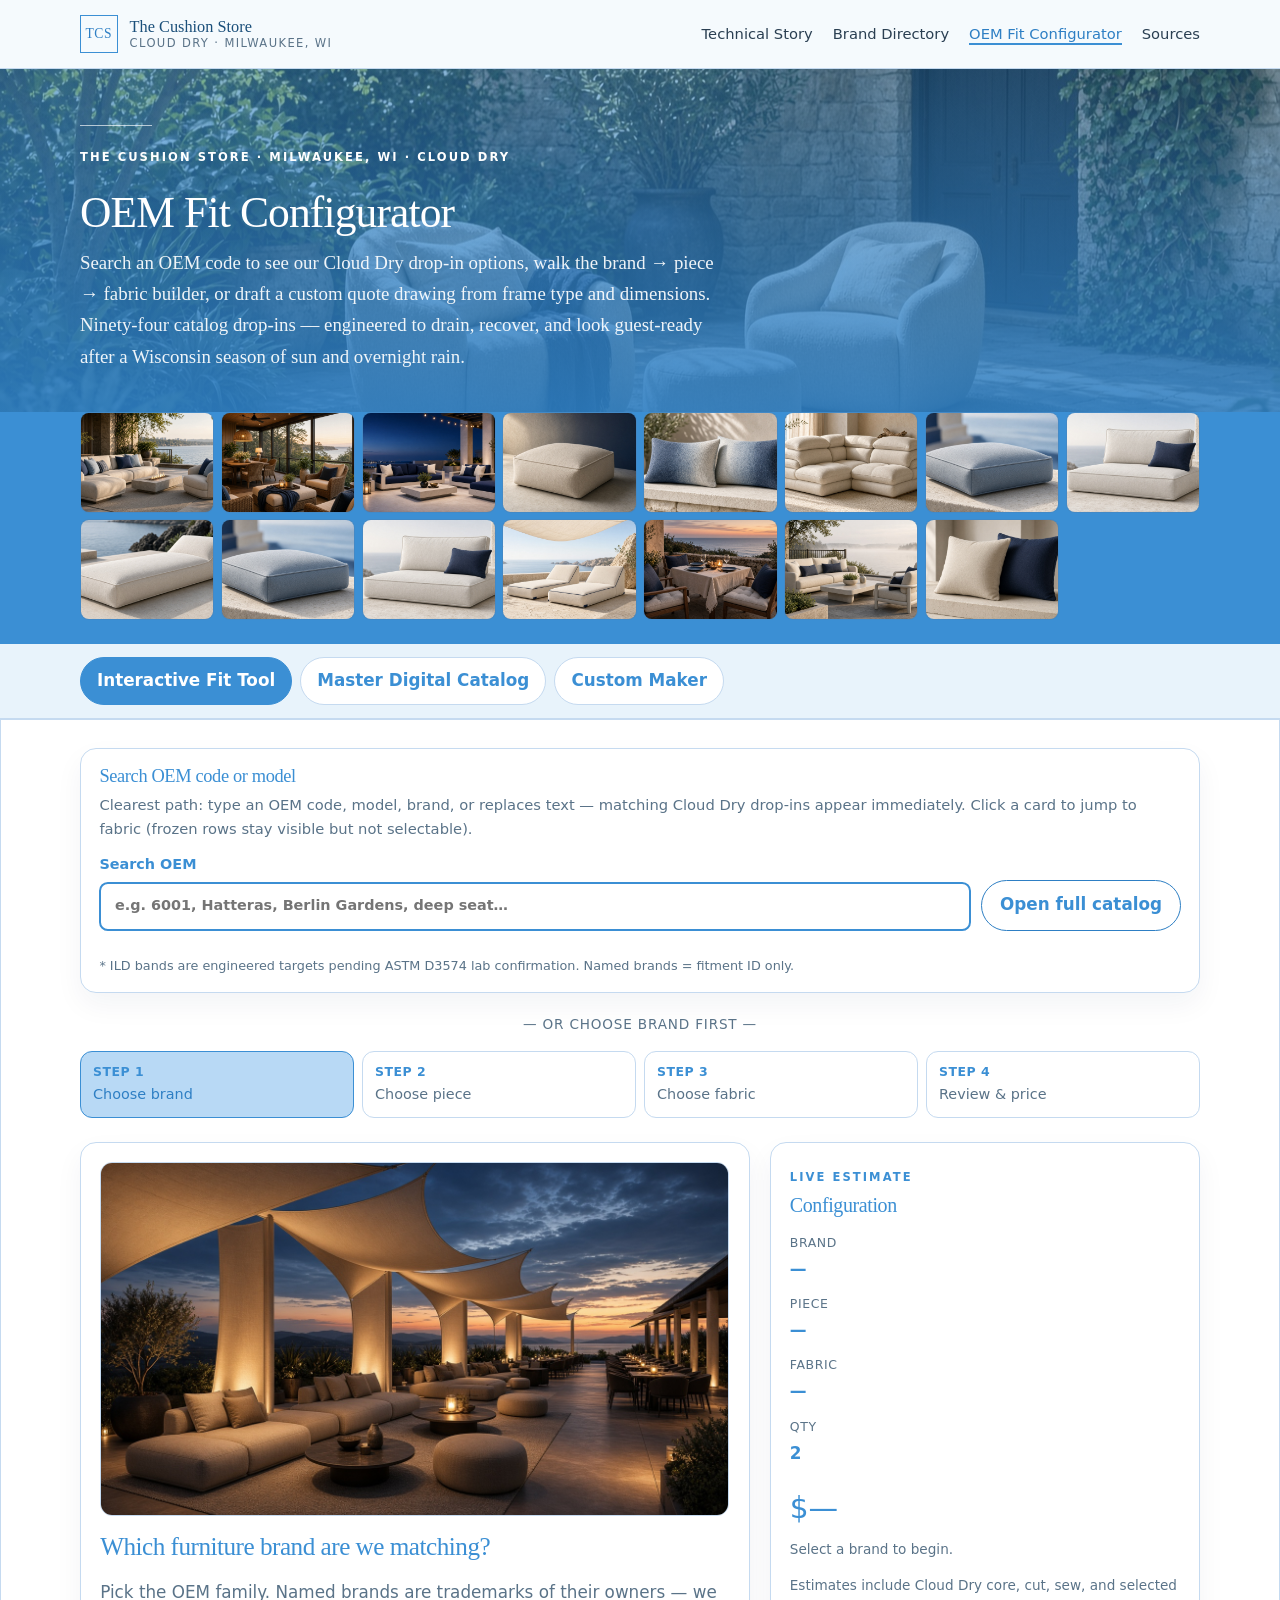
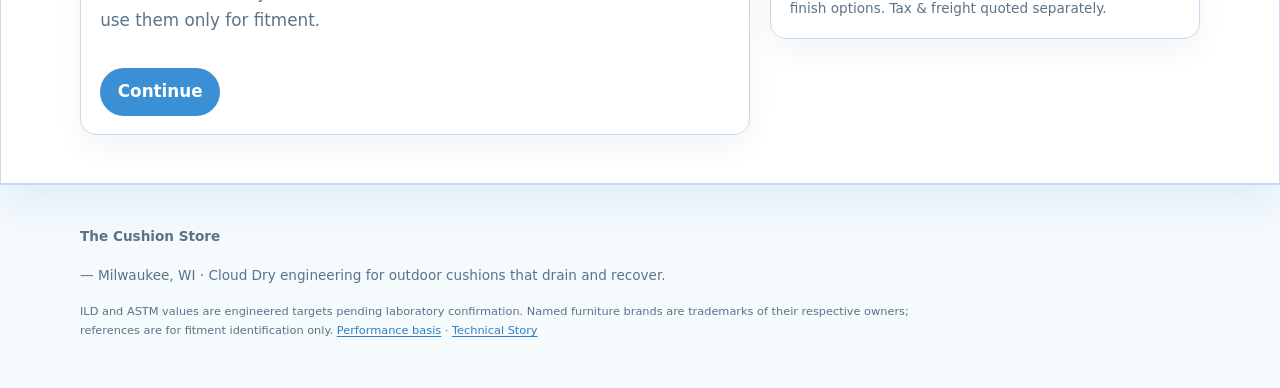
<file: fit.html>
<!DOCTYPE html>
<html lang="en">
<head>
  <meta charset="utf-8">
  <meta name="viewport" content="width=device-width, initial-scale=1">
  <title>OEM Fit Configurator — The Cushion Store · Milwaukee</title>
  <meta name="description" content="Interactive OEM Fit Configurator and Master Digital Catalog for The Cushion Store Cloud Dry cushions. Milwaukee, WI.">
  <link rel="stylesheet" href="styles.css">
  <style>
    :root {
      --navy: #3B8FD4;
      --navy-mid: #2E7FC4;
      --blue: #3B8FD4;
      --blue-mid: #6BB0E8;
      --blue-soft: #B8D9F5;
      --linen: #f5fafd;
      --linen-deep: #e8f3fb;
      --paper: #ffffff;
      --stone: #c5daf0;
    }
    .fit-lookbook {
      --gold: #B8D9F5;
    }
    .photo-strip {
      display: grid;
      grid-template-columns: repeat(8, 1fr);
      gap: 0.4rem;
      margin-top: 1.5rem;
    }
    .fit-lookbook + .photo-strip-wrap,
    .fit-strip-band {
      background: var(--navy);
      padding: 0 0 1.5rem;
    }
    .fit-strip-band .wrap { padding-top: 0; }
    .fit-strip-band .photo-strip { margin-top: 0; }
    .photo-strip figure {
      margin: 0;
      border-radius: 0.55rem;
      overflow: hidden;
      aspect-ratio: 4/3;
      background: var(--navy-mid);
      border: 1px solid rgba(107,154,200,0.35);
    }
    .photo-strip img { width: 100%; height: 100%; object-fit: cover; }
    @media (max-width: 1100px) {
      .photo-strip { grid-template-columns: repeat(4, 1fr); }
    }
    @media (max-width: 560px) {
      .photo-strip { grid-template-columns: repeat(2, 1fr); }
    }
    .step-illust {
      margin: 0 0 1rem;
      border-radius: 0.75rem;
      overflow: hidden;
      border: 1px solid var(--stone);
      aspect-ratio: 16/9;
      background: var(--linen-deep);
    }
    .step-illust img { width: 100%; height: 100%; object-fit: cover; display: block; }
    .catalog-accents {
      display: grid;
      grid-template-columns: repeat(4, 1fr);
      gap: 0.5rem;
      margin: 0 0 1.25rem;
    }
    .catalog-accents figure {
      margin: 0;
      border-radius: 0.55rem;
      overflow: hidden;
      aspect-ratio: 4/3;
      border: 1px solid var(--stone);
      background: var(--linen-deep);
    }
    .catalog-accents img { width: 100%; height: 100%; object-fit: cover; display: block; }
    @media (max-width: 700px) {
      .catalog-accents { grid-template-columns: repeat(2, 1fr); }
    }
    .tabbar {
      display: flex; gap: 0.5rem; flex-wrap: wrap;
      background: var(--linen-deep);
      border-bottom: 1px solid var(--stone);
      padding: 0.85rem 0;
      position: sticky; top: 0; z-index: 20;
    }
    .tabbar .wrap { display: flex; gap: 0.5rem; flex-wrap: wrap; align-items: center; }
    .tab-btn {
      appearance: none; border: 1px solid var(--stone); background: var(--paper);
      color: var(--navy); font: inherit; font-weight: 600; padding: 0.55rem 1rem;
      border-radius: 999px; cursor: pointer;
    }
    .tab-btn[aria-selected="true"] {
      background: var(--navy); color: #fff; border-color: var(--navy);
    }
    .tab-btn:hover { border-color: var(--blue); }
    .panel { display: none; padding: 1.75rem 0 3rem; }
    .panel.active { display: block; }
    .steps {
      display: grid; grid-template-columns: repeat(4, 1fr); gap: 0.5rem;
      margin: 0 0 1.5rem;
    }
    .step-pill {
      background: var(--paper); border: 1px solid var(--stone); border-radius: 0.75rem;
      padding: 0.65rem 0.75rem; font-size: 0.9rem; color: var(--muted);
    }
    .step-pill strong { display: block; color: var(--navy); font-size: 0.78rem; letter-spacing: 0.04em; text-transform: uppercase; }
    .step-pill.active { border-color: var(--blue); background: var(--blue-soft); color: var(--navy-mid); }
    .step-pill.done { border-color: var(--navy-mid); }
    @media (max-width: 700px) { .steps { grid-template-columns: 1fr 1fr; } }
    .builder-grid {
      display: grid; grid-template-columns: 1.4fr 0.9fr; gap: 1.25rem; align-items: start;
    }
    @media (max-width: 900px) { .builder-grid { grid-template-columns: 1fr; } }
    .card-panel {
      background: var(--paper); border: 1px solid var(--stone); border-radius: 1rem;
      padding: 1.15rem 1.2rem; box-shadow: 0 12px 28px rgba(11,37,69,0.05);
    }
    .choice-grid { display: grid; grid-template-columns: repeat(auto-fill, minmax(160px, 1fr)); gap: 0.65rem; }
    .choice {
      border: 1px solid var(--stone); border-radius: 0.75rem; background: #fff;
      padding: 0.8rem; text-align: left; cursor: pointer; font: inherit; color: inherit;
    }
    .choice:hover { border-color: var(--blue-mid); }
    .choice.selected { border-color: var(--navy); background: var(--blue-soft); box-shadow: inset 0 0 0 1px var(--navy); }
    .choice .meta { display: block; color: var(--muted); font-size: 0.82rem; margin-top: 0.25rem; }
    .swatch {
      width: 100%; height: 2.25rem; border-radius: 0.4rem; margin-bottom: 0.45rem;
      border: 1px solid rgba(11,37,69,0.12);
    }
    .qty-row { display: flex; gap: 0.75rem; flex-wrap: wrap; align-items: end; margin-top: 1rem; }
    .qty-row label { display: flex; flex-direction: column; gap: 0.3rem; font-size: 0.9rem; font-weight: 600; color: var(--navy); }
    .qty-row input, .qty-row select {
      font: inherit; padding: 0.5rem 0.65rem; border-radius: 0.5rem;
      border: 1px solid var(--stone); min-width: 5rem; background: #fff;
    }
    .opt-row { display: flex; flex-wrap: wrap; gap: 0.75rem 1.25rem; margin-top: 1rem; }
    .opt-row label { display: flex; gap: 0.4rem; align-items: center; font-size: 0.95rem; }
    .summary dt { font-size: 0.78rem; text-transform: uppercase; letter-spacing: 0.05em; color: var(--muted); margin-top: 0.65rem; }
    .summary dd { margin: 0.15rem 0 0; color: var(--navy); font-weight: 600; }
    .price-big { font-size: 1.85rem; color: var(--navy); margin: 0.35rem 0; }
    .price-note { font-size: 0.85rem; color: var(--muted); }
    .nav-actions { display: flex; gap: 0.5rem; flex-wrap: wrap; margin-top: 1rem; }
    .btn-navy {
      appearance: none; border: none; background: var(--navy); color: #fff;
      font: inherit; font-weight: 600; padding: 0.65rem 1.1rem; border-radius: 999px; cursor: pointer;
    }
    .btn-navy:hover { background: var(--navy-mid); }
    .btn-navy:disabled { opacity: 0.45; cursor: not-allowed; }
    .btn-outline {
      appearance: none; border: 1px solid var(--navy-mid); background: transparent; color: var(--navy);
      font: inherit; font-weight: 600; padding: 0.65rem 1.1rem; border-radius: 999px; cursor: pointer;
    }
    .piece-list { max-height: 22rem; overflow: auto; display: grid; gap: 0.5rem; }
    .piece-list .choice { width: 100%; }
    .catalog-toolbar { display: grid; grid-template-columns: 1.4fr 1fr 1fr auto; gap: 0.65rem; margin-bottom: 1rem; }
    @media (max-width: 800px) { .catalog-toolbar { grid-template-columns: 1fr; } }
    .sku-grid-fit {
      display: grid; grid-template-columns: repeat(auto-fill, minmax(260px, 1fr)); gap: 0.85rem;
    }
    .sku-card-fit {
      background: var(--paper); border: 1px solid var(--stone); border-radius: 0.85rem; padding: 0.95rem;
    }
    .sku-card-fit .chips { display: flex; gap: 0.35rem; flex-wrap: wrap; margin: 0.35rem 0; }
    .sku-card-fit .chip {
      background: var(--blue-soft); color: var(--navy-mid); border-radius: 999px;
      padding: 0.15rem 0.55rem; font-size: 0.75rem; font-weight: 600;
    }
    .sku-card-fit h3 { margin: 0.2rem 0; font-size: 1.05rem; color: var(--navy); }
    .sku-card-fit.is-frozen { border-color: #c4a35a; background: #fffbf2; }
    .sku-card-fit .chip-frozen { border-color: #c4a35a; color: #8a6a1a; background: #fff3d6; }
    .sku-card-fit.is-near { border-color: #7aa8c9; background: #f5fafd; }
    .sku-card-fit .chip-near { border-color: #7aa8c9; color: #2E7FC4; background: #e8f3fb; }
    .sku-card-fit .near-note { color: #2E7FC4; }
    .sku-card-fit .freeze-note { margin: 0.55rem 0 0; font-size: 0.82rem; color: #8a6a1a; line-height: 1.35; }
    .choice.is-frozen { opacity: 0.72; border-style: dashed; cursor: not-allowed; }
    .choice.is-frozen .meta-freeze { color: #8a6a1a; }

    .sku-meta-fit { display: grid; gap: 0.35rem; font-size: 0.9rem; margin-top: 0.55rem; }
    .sku-meta-fit span { color: var(--muted); display: block; font-size: 0.75rem; text-transform: uppercase; letter-spacing: 0.04em; }
    .empty-state { padding: 2rem; text-align: center; color: var(--muted); background: var(--linen-deep); border-radius: 0.85rem; }
    .warm-note {
      background: var(--blue-soft); border: 1px solid #9ec4e8; border-radius: 0.85rem;
      padding: 0.85rem 1rem; margin: 1rem 0 0; color: var(--navy-mid); font-size: 0.95rem;
    }

    /* OEM search-first entry on Interactive Fit Tool */
    .oem-search-panel {
      background: var(--paper); border: 1px solid var(--stone); border-radius: 1rem;
      padding: 1rem 1.15rem; margin: 0 0 1.25rem;
      box-shadow: 0 12px 28px rgba(11,37,69,0.05);
    }
    .oem-search-panel h2 { margin: 0 0 0.35rem; color: var(--navy); font-size: 1.15rem; }
    .oem-search-panel .hint { margin: 0 0 0.75rem; color: var(--muted); font-size: 0.92rem; }
    .oem-search-row { display: grid; grid-template-columns: 1fr auto; gap: 0.65rem; align-items: end; }
    @media (max-width: 640px) { .oem-search-row { grid-template-columns: 1fr; } }
    .oem-search-row label { display: flex; flex-direction: column; gap: 0.3rem; font-size: 0.9rem; font-weight: 600; color: var(--navy); }
    .oem-search-row input[type="search"] {
      font: inherit; padding: 0.65rem 0.85rem; border-radius: 0.55rem;
      border: 2px solid var(--navy); background: #fff; width: 100%;
    }
    .oem-search-row input[type="search"]:focus { outline: 2px solid var(--blue-mid); outline-offset: 1px; }
    .oem-results {
      display: grid; grid-template-columns: repeat(auto-fill, minmax(240px, 1fr));
      gap: 0.65rem; margin-top: 0.85rem; max-height: 22rem; overflow: auto;
    }
    .oem-hit {
      text-align: left; font: inherit; color: inherit; cursor: pointer;
      border: 1px solid var(--stone); border-radius: 0.75rem; background: #fff;
      padding: 0.75rem 0.85rem;
    }
    .oem-hit:hover { border-color: var(--blue-mid); background: var(--linen); }
    .oem-hit .sku { font-family: var(--mono, ui-monospace, monospace); font-size: 0.85rem; color: var(--blue); font-weight: 700; }
    .oem-hit .replaces { display: block; color: var(--navy); font-weight: 600; margin: 0.2rem 0; font-size: 0.95rem; }
    .oem-hit .meta-line { display: block; color: var(--muted); font-size: 0.8rem; margin-top: 0.15rem; }
    .oem-hit.is-frozen { opacity: 0.78; border-style: dashed; border-color: #c4a35a; background: #fffbf2; cursor: not-allowed; }
    .oem-hit.is-near { border-color: #7aa8c9; background: #f5fafd; }
    .oem-hit .flag { display: inline-block; margin-top: 0.35rem; font-size: 0.72rem; font-weight: 700;
      padding: 0.12rem 0.45rem; border-radius: 999px; }
    .oem-hit .flag-frozen { background: #fff3d6; color: #8a6a1a; }
    .oem-hit .flag-near { background: #e8f3fb; color: #2E7FC4; }
    .oem-empty { margin: 0.75rem 0 0; color: var(--muted); font-size: 0.92rem; }
    .oem-or { text-align: center; color: var(--muted); font-size: 0.85rem; margin: 0.35rem 0 1rem;
      letter-spacing: 0.06em; text-transform: uppercase; }

    /* Custom Maker */
    .custom-grid {
      display: grid; grid-template-columns: 1fr 1.15fr; gap: 1.25rem; align-items: start;
    }
    @media (max-width: 900px) { .custom-grid { grid-template-columns: 1fr; } }
    .custom-form label.field {
      display: flex; flex-direction: column; gap: 0.3rem;
      font-size: 0.9rem; font-weight: 600; color: var(--navy); margin-bottom: 0.75rem;
    }
    .custom-form input, .custom-form select, .custom-form textarea {
      font: inherit; padding: 0.5rem 0.65rem; border-radius: 0.5rem;
      border: 1px solid var(--stone); background: #fff; width: 100%; box-sizing: border-box;
    }
    .custom-form textarea { min-height: 3.2rem; resize: vertical; }
    .dim-grid { display: grid; grid-template-columns: repeat(3, 1fr); gap: 0.55rem; }
    @media (max-width: 560px) { .dim-grid { grid-template-columns: 1fr; } }
    .custom-form .opt-row { margin: 0.25rem 0 0.85rem; }
    .custom-disclaimer {
      background: #fffbf2; border: 1px solid #c4a35a; border-radius: 0.75rem;
      padding: 0.75rem 0.9rem; font-size: 0.88rem; color: #8a6a1a; margin: 0.75rem 0 0;
    }
    .drawing-wrap {
      background: var(--linen-deep); border: 1px solid var(--stone); border-radius: 0.85rem;
      padding: 0.75rem; overflow: auto;
    }
    .drawing-wrap svg { display: block; width: 100%; height: auto; background: #fff; border-radius: 0.5rem; }
    .custom-actions { display: flex; gap: 0.5rem; flex-wrap: wrap; margin-top: 0.85rem; }
    #twoPcFields[hidden] { display: none !important; }
    @media print {
      body.print-custom-drawing .site-nav,
      body.print-custom-drawing .fit-lookbook,
      body.print-custom-drawing .fit-strip-band,
      body.print-custom-drawing .tabbar,
      body.print-custom-drawing .site-footer,
      body.print-custom-drawing .page-intro,
      body.print-custom-drawing .custom-form,
      body.print-custom-drawing .custom-actions,
      body.print-custom-drawing .price-note { display: none !important; }
      body.print-custom-drawing #customDrawingWrap {
        border: none; background: #fff; padding: 0; box-shadow: none;
      }
    }
  </style>
</head>
<body>
  <a class="skip" href="#main">Skip to content</a>
  <header class="site-nav">
    <div class="wrap">
      <a class="brand" href="index.html">
        <span class="brand-mark" aria-hidden="true">TCS</span>
        <span class="brand-name">
          <strong>The Cushion Store</strong>
          <span>Cloud Dry · Milwaukee, WI</span>
        </span>
      </a>
      <nav aria-label="Primary">
        <ul class="nav-links">
          <li><a href="index.html">Technical Story</a></li>
          <li><a href="brands.html">Brand Directory</a></li>
          <li><a href="fit.html" aria-current="page">OEM Fit Configurator</a></li>
          <li><a href="sources.html">Sources</a></li>
        </ul>
      </nav>
    </div>
  </header>

  <section class="fit-lookbook" style="background-image: url('assets/prestige/09-courtyard-dappled.png');" aria-label="OEM Fit Configurator">
    <div class="wrap">
      <hr class="gold-rule short" aria-hidden="true">
      <p class="eyebrow">The Cushion Store · Milwaukee, WI · Cloud Dry</p>
      <h1>OEM Fit Configurator</h1>
      <p class="lede">Search an OEM code to see our Cloud Dry drop-in options, walk the brand → piece → fabric builder, or draft a custom quote drawing from frame type and dimensions. Ninety-four catalog drop-ins — engineered to drain, recover, and look guest-ready after a Wisconsin season of sun and overnight rain.</p>
    </div>
  </section>
  <div class="fit-strip-band">
    <div class="wrap">
      <div class="photo-strip" aria-label="Prestige product photography">
        <figure><img src="assets/prestige/10-lakeside-lounge.png" alt="Lakeside lounge cushions" loading="lazy"></figure>
        <figure><img src="assets/prestige/11-screened-porch.png" alt="Screened porch deep seating" loading="lazy"></figure>
        <figure><img src="assets/prestige/12-rooftop-bluehour.png" alt="Rooftop blue-hour lounge" loading="lazy"></figure>
        <figure><img src="assets/prestige/13-ottoman.png" alt="Cloud Dry ottoman" loading="lazy"></figure>
        <figure><img src="assets/prestige/14-lumbar.png" alt="Lumbar pillow pair" loading="lazy"></figure>
        <figure><img src="assets/prestige/16-sectional-corner.png" alt="Sectional corner cushion" loading="lazy"></figure>
        <figure><img src="assets/prestige/17-boxed-seat-hero.png" alt="Boxed seat hero" loading="lazy"></figure>
        <figure><img src="assets/prestige/19-deep-seat-stack.png" alt="Deep-seat cushion stack" loading="lazy"></figure>
        <figure><img src="assets/prestige/20-chaise-pad.png" alt="Chaise pad" loading="lazy"></figure>
        <figure><img src="assets/prestige/22-foam-cutaway.png" alt="Boxed Cloud Dry seat cushion" loading="lazy"></figure>
        <figure><img src="assets/prestige/24-cnc-core.png" alt="Deep-seat cushion stack" loading="lazy"></figure>
        <figure><img src="assets/prestige/26-shade-chaise.png" alt="Shade chaise cushions" loading="lazy"></figure>
        <figure><img src="assets/prestige/27-intimate-dining.png" alt="Intimate dining cushions" loading="lazy"></figure>
        <figure><img src="assets/prestige/30-lakefront-morning.png" alt="Lakefront morning seating" loading="lazy"></figure>
        <figure><img src="assets/prestige/31-pillow-pair.png" alt="Pillow pair" loading="lazy"></figure>
      </div>
    </div>
  </div>

  <div class="tabbar">
    <div class="wrap" role="tablist" aria-label="Fit Tool views">
      <button class="tab-btn" role="tab" id="tab-builder" aria-selected="true" aria-controls="panel-builder">Interactive Fit Tool</button>
      <button class="tab-btn" role="tab" id="tab-catalog" aria-selected="false" aria-controls="panel-catalog">Master Digital Catalog</button>
      <button class="tab-btn" role="tab" id="tab-custom" aria-selected="false" aria-controls="panel-custom">Custom Maker</button>
    </div>
  </div>

  <main id="main">
    <section class="panel active" id="panel-builder" role="tabpanel" aria-labelledby="tab-builder">
      <div class="wrap">
        <div class="oem-search-panel" id="oemSearchPanel">
          <h2>Search OEM code or model</h2>
          <p class="hint">Clearest path: type an OEM code, model, brand, or replaces text — matching Cloud Dry drop-ins appear immediately. Click a card to jump to fabric (frozen rows stay visible but not selectable).</p>
          <div class="oem-search-row">
            <label for="oemQ">Search OEM
              <input type="search" id="oemQ" name="oemQ" placeholder="e.g. 6001, Hatteras, Berlin Gardens, deep seat…" autocomplete="off" aria-controls="oemResults">
            </label>
            <button type="button" class="btn-outline" id="oemJumpCatalog">Open full catalog</button>
          </div>
          <div id="oemResults" class="oem-results" aria-live="polite" hidden></div>
          <p id="oemEmpty" class="oem-empty" hidden>No drop-ins match. Try another OEM code, or use Custom Maker for a user-entered quote drawing.</p>
          <p class="oem-ild-note" style="margin:0.65rem 0 0;font-size:0.8rem;color:var(--muted);">* ILD bands are engineered targets pending ASTM D3574 lab confirmation. Named brands = fitment ID only.</p>
        </div>
        <p class="oem-or">— or choose brand first —</p>
        <div class="steps" id="stepPills" aria-label="Builder steps">
          <div class="step-pill active" data-step="1"><strong>Step 1</strong> Choose brand</div>
          <div class="step-pill" data-step="2"><strong>Step 2</strong> Choose piece</div>
          <div class="step-pill" data-step="3"><strong>Step 3</strong> Choose fabric</div>
          <div class="step-pill" data-step="4"><strong>Step 4</strong> Review &amp; price</div>
        </div>

        <div class="builder-grid">
          <div class="card-panel">
            <div id="step1">
              <figure class="step-illust">
                <img src="assets/prestige/32-dusk-hospitality.png" alt="Hospitality dusk seating for brand fit programs" loading="lazy">
              </figure>
              <h2 style="margin-top:0;color:var(--navy);">Which furniture brand are we matching?</h2>
              <p style="color:var(--muted);margin-top:0;">Pick the OEM family. Named brands are trademarks of their owners — we use them only for fitment.</p>
              <div class="choice-grid" id="brandChoices"></div>
            </div>
            <div id="step2" hidden>
              <figure class="step-illust">
                <img src="assets/prestige/15-dining-pad.png" alt="Dining pad piece selection" loading="lazy">
              </figure>
              <h2 style="margin-top:0;color:var(--navy);">Which cushion piece?</h2>
              <p style="color:var(--muted);margin-top:0;">Filter by type, then select the exact OEM drop-in from our master.</p>
              <div class="choice-grid" id="typeChoices" style="margin-bottom:1rem;"></div>
              <div class="piece-list" id="pieceChoices"></div>
            </div>
            <div id="step3" hidden>
              <figure class="step-illust">
                <img src="assets/prestige/23-fabric-bolt.png" alt="Outdoor fabric bolt for finish selection" loading="lazy">
              </figure>
              <h2 style="margin-top:0;color:var(--navy);">Fabric &amp; finish</h2>
              <p style="color:var(--muted);margin-top:0;">Performance acrylics, prestige weaves, or your own outdoor-rated COM. Cloud Dry cores stay consistent underneath.</p>
              <div class="choice-grid" id="fabricChoices"></div>
              <div class="opt-row">
                <label><input type="checkbox" id="optWelt" checked> Contrast / self welt (+$28)</label>
                <label><input type="checkbox" id="optTies"> Seat ties (+$18)</label>
                <label><input type="checkbox" id="optBoxing" checked> Full boxing (+$42)</label>
              </div>
              <div class="qty-row">
                <label>Quantity
                  <input type="number" id="qty" min="1" max="99" value="2">
                </label>
              </div>
            </div>
            <div id="step4" hidden>
              <figure class="step-illust">
                <img src="assets/prestige/25-guest-ready.png" alt="Guest-ready Cloud Dry configuration" loading="lazy">
              </figure>
              <h2 style="margin-top:0;color:var(--navy);">Your Cloud Dry configuration</h2>
              <p style="color:var(--muted);margin-top:0;">Warm estimate for planning — final quote confirms COM, pattern match, and freight from Milwaukee.</p>
              <div id="reviewCopy"></div>
              <div class="warm-note">Every core is Cloud Dry reticulated (or the HR / composite stack noted on the SKU) — cut for drainage and recovery, not densified batting.</div>
            </div>
            <div class="nav-actions">
              <button type="button" class="btn-outline" id="btnBack" hidden>Back</button>
              <button type="button" class="btn-navy" id="btnNext">Continue</button>
            </div>
          </div>

          <aside class="card-panel summary" aria-live="polite">
            <p class="eyebrow" style="margin:0;">Live estimate</p>
            <h2 style="margin:0.2rem 0 0.5rem;color:var(--navy);font-size:1.25rem;">Configuration</h2>
            <dl id="summaryDl">
              <dt>Brand</dt><dd id="sumBrand">—</dd>
              <dt>Piece</dt><dd id="sumPiece">—</dd>
              <dt>Fabric</dt><dd id="sumFabric">—</dd>
              <dt>Qty</dt><dd id="sumQty">2</dd>
            </dl>
            <p class="price-big" id="sumPrice">$—</p>
            <p class="price-note" id="sumBreakdown">Select a brand to begin.</p>
            <p class="price-note">Estimates include Cloud Dry core, cut, sew, and selected finish options. Tax &amp; freight quoted separately.</p>
          </aside>
        </div>
      </div>
    </section>

    <section class="panel" id="panel-catalog" role="tabpanel" aria-labelledby="tab-catalog" hidden>
      <div class="wrap">
        <header class="page-intro" style="padding-top:0;">
          <p class="eyebrow">94 OEM drop-ins</p>
          <h1 style="margin-top:0;">Master Digital Catalog</h1>
          <p class="lede">Search Model, OEM line, or brand. Filter dining, deep seat, chaise, ottoman, pillow, bench, and specialty. Dimensions and COM are customer-brief authoritative.</p>
        </header>
        <div class="catalog-accents" aria-label="Finish and construction details">
          <figure><img src="assets/prestige/18-welt-detail.png" alt="Self-welt detail" loading="lazy"></figure>
          <figure><img src="assets/prestige/21-boxing-corner.png" alt="Boxing corner detail" loading="lazy"></figure>
          <figure><img src="assets/prestige/28-ties-stitch.png" alt="Seat ties stitch detail" loading="lazy"></figure>
          <figure><img src="assets/prestige/29-contrast-welt.png" alt="Contrast welt detail" loading="lazy"></figure>
        </div>
        <form class="catalog-toolbar" id="catalogFilters" role="search">
          <label class="field" for="q">Search
            <input type="search" id="q" name="q" placeholder="OEM code, model, or name" autocomplete="off">
          </label>
          <label class="field" for="brand">Brand
            <select id="brand" name="brand"><option value="">All brands</option></select>
          </label>
          <label class="field" for="type">Type
            <select id="type" name="type"><option value="">All types</option></select>
          </label>
          <button class="btn-outline" type="reset" id="resetCatalog">Clear</button>
        </form>
        <p id="count" aria-live="polite" style="color:var(--muted);"></p>
        <p class="ild-footnote" style="color:var(--muted);font-size:0.85rem;">* ILD bands are engineered targets pending ASTM D3574 laboratory confirmation. Soft style-envelope flags on TCS-C-55W1 and TCS-P9-18 per Spec claim-check.</p>
        <section class="sku-grid-fit" id="results" aria-label="Matching SKUs"></section>
      </div>
    </section>

    <section class="panel" id="panel-custom" role="tabpanel" aria-labelledby="tab-custom" hidden>
      <div class="wrap">
        <header class="page-intro" style="padding-top:0;">
          <p class="eyebrow">Custom quote drawing</p>
          <h1 style="margin-top:0;">Custom Cushion Maker</h1>
          <p class="lede">Enter frame type and cushion dimensions to generate a dimensioned plan drawing. This is a <strong>custom quote</strong> — not an OEM drop-in SKU. Named brands, if noted, are fitment ID only.</p>
        </header>
        <div class="custom-grid">
          <div class="card-panel custom-form" id="customForm">
            <h2 style="margin-top:0;color:var(--navy);font-size:1.15rem;">Frame &amp; dimensions</h2>
            <label class="field" for="cmFrame">Frame / piece type
              <select id="cmFrame">
                <option value="dining">Dining</option>
                <option value="deep seat">Deep seat</option>
                <option value="deep seat 2pc">Deep seat (2pc: seat + back)</option>
                <option value="chaise">Chaise</option>
                <option value="ottoman">Ottoman</option>
                <option value="bench">Bench</option>
                <option value="pillow">Pillow</option>
                <option value="specialty">Specialty</option>
              </select>
            </label>
            <div id="onePcFields">
              <p style="margin:0 0 0.4rem;font-size:0.85rem;color:var(--muted);font-weight:600;">Overall dimensions (inches) — user-entered</p>
              <div class="dim-grid">
                <label class="field" for="cmW">Width
                  <input type="number" id="cmW" min="1" max="120" step="0.25" value="24">
                </label>
                <label class="field" for="cmD">Depth / length
                  <input type="number" id="cmD" min="1" max="120" step="0.25" value="24">
                </label>
                <label class="field" for="cmT">Thickness
                  <input type="number" id="cmT" min="0.5" max="12" step="0.25" value="4">
                </label>
              </div>
            </div>
            <div id="twoPcFields" hidden>
              <p style="margin:0 0 0.4rem;font-size:0.85rem;color:var(--muted);font-weight:600;">Seat (inches) — user-entered</p>
              <div class="dim-grid">
                <label class="field" for="cmSeatW">Seat W
                  <input type="number" id="cmSeatW" min="1" max="120" step="0.25" value="24">
                </label>
                <label class="field" for="cmSeatD">Seat D
                  <input type="number" id="cmSeatD" min="1" max="120" step="0.25" value="26">
                </label>
                <label class="field" for="cmSeatT">Seat T
                  <input type="number" id="cmSeatT" min="0.5" max="12" step="0.25" value="5">
                </label>
              </div>
              <p style="margin:0.6rem 0 0.4rem;font-size:0.85rem;color:var(--muted);font-weight:600;">Back (inches) — user-entered</p>
              <div class="dim-grid">
                <label class="field" for="cmBackW">Back W
                  <input type="number" id="cmBackW" min="1" max="120" step="0.25" value="24">
                </label>
                <label class="field" for="cmBackD">Back D / H
                  <input type="number" id="cmBackD" min="1" max="120" step="0.25" value="22">
                </label>
                <label class="field" for="cmBackT">Back T
                  <input type="number" id="cmBackT" min="0.5" max="12" step="0.25" value="5">
                </label>
              </div>
            </div>
            <label class="field" for="cmBrandNote">Brand fitment note <span style="font-weight:500;color:var(--muted);">(optional · fitment ID only)</span>
              <input type="text" id="cmBrandNote" placeholder="e.g. fitment reference only — not affiliation" maxlength="120" autocomplete="off">
            </label>
            <p style="margin:0 0 0.35rem;font-size:0.85rem;color:var(--muted);font-weight:600;">Finish cues (visual on drawing only)</p>
            <div class="opt-row">
              <label><input type="checkbox" id="cmTies"> Ties</label>
              <label><input type="checkbox" id="cmWelt" checked> Welt</label>
              <label><input type="checkbox" id="cmBoxing" checked> Boxing</label>
            </div>
            <div class="custom-disclaimer">
              Custom quote — not an OEM drop-in SKU. Dimensions are user-entered (not from the catalog). Drawing scale is approximate for quote conversation only. Trademarks (if any) are fitment identification only. No catalog SKU is assigned by this tool.
            </div>
          </div>
          <div class="card-panel">
            <h2 style="margin-top:0;color:var(--navy);font-size:1.15rem;">Plan drawing</h2>
            <p style="color:var(--muted);margin-top:0;font-size:0.9rem;">Live SVG top view (plan) · thickness called out in text · Cloud Dry / The Cushion Store title block</p>
            <div class="drawing-wrap" id="customDrawingWrap">
              <div id="customSvgHost"></div>
            </div>
            <div class="custom-actions">
              <button type="button" class="btn-navy" id="cmDownloadSvg">Download SVG</button>
              <button type="button" class="btn-outline" id="cmPrint">Print</button>
            </div>
            <p class="price-note" style="margin-top:0.85rem;">Pricing omitted — request a custom quote from Milwaukee. Do not treat this drawing as a catalog drop-in.</p>
          </div>
        </div>
      </div>
    </section>
  </main>

  <footer class="site-footer">
    <div class="wrap">
      <strong>The Cushion Store</strong> — Milwaukee, WI · Cloud Dry engineering for outdoor cushions that drain and recover.
      <small>ILD and ASTM values are engineered targets pending laboratory confirmation. Named furniture brands are trademarks of their respective owners; references are for fitment identification only. <a href="sources.html">Performance basis</a> · <a href="index.html">Technical Story</a></small>
    </div>
  </footer>

  <script src="fit-data.js"></script>
  <script>
  /* Custom OEM Cushion Builder — masterData + pricing engine */
  const masterData = {
  "brand": {
    "name": "The Cushion Store",
    "mark": "TCS",
    "city": "Milwaukee, WI",
    "product": "Cloud Dry"
  },
  "brands": [
    "Berlin Gardens",
    "Classic",
    "Ebel",
    "Erwin & Sons",
    "Gensun",
    "Hanamint",
    "Jensen Leisure",
    "Lloyd Flanders",
    "North Cape",
    "Patio Renaissance",
    "Polywood",
    "Seaside Casual"
  ],
  "pieceTypes": [
    {
      "id": "dining",
      "name": "Dining seat",
      "blurb": "Boxed dining pads with Cloud Dry cores for rain-ready terraces.",
      "base": 185
    },
    {
      "id": "deep seat",
      "name": "Deep seat",
      "blurb": "Lounge and sectional seats with recovering Cloud Dry comfort.",
      "base": 320
    },
    {
      "id": "chaise",
      "name": "Chaise",
      "blurb": "Long-form chaise pads that drain overnight and keep their silhouette.",
      "base": 410
    },
    {
      "id": "ottoman",
      "name": "Ottoman",
      "blurb": "Matching ottoman tops for deep-seat and sectional programs.",
      "base": 210
    },
    {
      "id": "pillow",
      "name": "Pillow",
      "blurb": "Knife-edge and lightly boxed decorative pillows.",
      "base": 95
    },
    {
      "id": "bench",
      "name": "Bench",
      "blurb": "Bench and banquette pads cut to OEM footprints.",
      "base": 275
    },
    {
      "id": "specialty",
      "name": "Specialty",
      "blurb": "Curved, wedge, and one-off OEM geometries.",
      "base": 360
    }
  ],
  "fabrics": [
    {
      "id": "sunbrella-canvas",
      "name": "Sunbrella Canvas",
      "tier": "Performance",
      "perYd": 62,
      "swatch": "#c9b8a0",
      "note": "Solution-dyed acrylic \u00b7 soft hand"
    },
    {
      "id": "sunbrella-texture",
      "name": "Sunbrella Texture",
      "tier": "Performance",
      "perYd": 74,
      "swatch": "#6B9AC8",
      "note": "Woven texture \u00b7 coastal blues & linens"
    },
    {
      "id": "outdura-solid",
      "name": "Outdura Solid",
      "tier": "Performance",
      "perYd": 58,
      "swatch": "#12365c",
      "note": "Heavy outdoor acrylic \u00b7 deep navy"
    },
    {
      "id": "agora-plain",
      "name": "Agora Plain",
      "tier": "Value",
      "perYd": 48,
      "swatch": "#efeae2",
      "note": "Clean solids for hospitality volume"
    },
    {
      "id": "com",
      "name": "COM \u2014 Customer\u2019s Own Material",
      "tier": "COM",
      "perYd": 0,
      "swatch": "#d9d2c8",
      "note": "Outdoor-rated COM \u00b7 yield priced at sew only"
    },
    {
      "id": "luxury-weave",
      "name": "Coastal Luxury Weave",
      "tier": "Prestige",
      "perYd": 96,
      "swatch": "#4A7FB5",
      "note": "Soft prestige weave \u00b7 guest-facing programs"
    }
  ],
  "pricing": {
    "laborPerPiece": 95,
    "weltAdd": 28,
    "tiesAdd": 18,
    "boxingAdd": 42,
    "cloudDryCorePerBoardFt": 14.5,
    "comSewOnlyPerYd": 22,
    "qtyBreaks": [
      {
        "min": 1,
        "mult": 1
      },
      {
        "min": 4,
        "mult": 0.94
      },
      {
        "min": 8,
        "mult": 0.88
      },
      {
        "min": 16,
        "mult": 0.82
      }
    ]
  },
  "pieces": [
    {
      "id": "TCS-P9-18",
      "sku": "TCS-P9-18",
            "claimStatus": "near-match",
      "claimNote": "Specialty approximate family; Classic catalog core P9 is 20x20. TCS 18x18 is Specialty approx — not catalog-exact.",
"brand": "Classic",
      "type": "pillow",
      "name": "Classic P9 \u2014 18\" decorative pillow family (pattern options listed below)",
      "config": "Knife-edge / lightly boxed decorative pillow insert",
      "dimensions": "18\" \u00d7 18\"",
      "coreSpec": "Soft HR / soft cellular core \u00b7 ILD 12\u201318",
      "comYd": 1.0,
      "comLabel": "1.0 yd"
    },
    {
      "id": "TCS-P9-20",
      "sku": "TCS-P9-20",
      "brand": "Classic",
      "type": "pillow",
      "name": "Classic P9 \u2014 20\" decorative pillow family (pattern options listed below)",
      "config": "Knife-edge / lightly boxed decorative pillow insert",
      "dimensions": "20\" \u00d7 20\"",
      "coreSpec": "Soft HR / soft cellular core \u00b7 ILD 12\u201318",
      "comYd": 1.0,
      "comLabel": "1.0 yd"
    },
    {
      "id": "TCS-P55-LUM",
      "sku": "TCS-P55-LUM",
      "brand": "Classic",
      "type": "pillow",
      "name": "Classic P55 Lumbar (pattern options listed below)",
      "config": "Lumbar pillow insert",
      "dimensions": "19\" \u00d7 11\"",
      "coreSpec": "Soft HR / soft cellular core \u00b7 ILD 12\u201318",
      "comYd": 1.0,
      "comLabel": "1.0 yd"
    },
    {
      "id": "TCS-C-H200",
      "sku": "TCS-C-H200",
      "brand": "Classic",
      "type": "dining",
      "name": "C-H200 Hatteras Dining (Matching Fabric Ties)",
      "config": "1pc dining seat/back profile with matching fabric ties",
      "dimensions": "21\" \u00d7 38\" (19\" Seat / 19\" Back \u00d7 3\")",
      "coreSpec": "Cloud Dry reticulated \u00b7 ILD 35\u201345",
      "comYd": 1.5,
      "comLabel": "1.5 yds"
    },
    {
      "id": "TCS-C-4AP2",
      "sku": "TCS-C-4AP2",
      "brand": "Classic",
      "type": "chaise",
      "name": "C-4AP2 Add-A-Pad Multi-Purpose Chaise Pad with Hood",
      "config": "1pc thin chaise pad with hood",
      "dimensions": "22\" \u00d7 74\" \u00d7 1.5\"",
      "coreSpec": "HR polyurethane \u00b7 ILD 30\u201340",
      "comYd": 3.0,
      "comLabel": "3.0 yds"
    },
    {
      "id": "TCS-C-4AP7",
      "sku": "TCS-C-4AP7",
      "brand": "Classic",
      "type": "ottoman",
      "name": "C-4AP7 Add-A-Pad Multi-Purpose Ottoman Pad",
      "config": "1pc thin ottoman pad",
      "dimensions": "22\" \u00d7 22\" \u00d7 1.5\"",
      "coreSpec": "HR polyurethane \u00b7 ILD 30\u201340",
      "comYd": 1.0,
      "comLabel": "1.0 yd"
    },
    {
      "id": "TCS-C-31D",
      "sku": "TCS-C-31D",
            "claimStatus": "frozen",
      "claimNote": "Catalog C-31D prints 19x17x2.5 in; TCS stores 19x19x2 in. Drop-in claims frozen — locked until re-brief.",
      "brand": "Classic",
      "type": "dining",
      "name": "C-31D Universal Wrought Iron Seat",
      "config": "1pc seat pad",
      "dimensions": "19\" \u00d7 19\" \u00d7 2\"",
      "coreSpec": "Cloud Dry reticulated \u00b7 ILD 35\u201345",
      "comYd": 1.0,
      "comLabel": "1.0 yd"
    },
    {
      "id": "TCS-C-55W1",
      "sku": "TCS-C-55W1",
      "claimStatus": "near-match",
      "claimNote": "Classic catalog prints C-55 W1 at 43.5x18x3 in; TCS stores 44x18x3 in. Style-envelope near-match — not catalog-exact.",
      "brand": "Classic",
      "type": "bench",
      "name": "C-55 W1 Universal Wood 4' Bench (Self-Welted, Boxed)",
      "config": "1pc bench cushion, boxed & self-welted",
      "dimensions": "44\" \u00d7 18\" \u00d7 3\"",
      "coreSpec": "Cloud Dry reticulated \u00b7 ILD 35\u201345",
      "comYd": 2.0,
      "comLabel": "2.0 yds"
    },
    {
      "id": "TCS-C-55W4",
      "sku": "TCS-C-55W4",
            "claimStatus": "frozen",
      "claimNote": "Catalog C-55 W4 prints 20x49 (16/33)x2.5 in; TCS stores 20.5x49 (18/31). Drop-in claims frozen — locked until re-brief.",
      "brand": "Classic",
      "type": "specialty",
      "name": "C-55 W4 Universal Wood Adirondack",
      "config": "1pc seat/back Adirondack profile",
      "dimensions": "20.5\" \u00d7 49\" \u00d7 2.5\" (18\" Seat / 31\" Back)",
      "coreSpec": "Cloud Dry reticulated \u00b7 ILD 35\u201345",
      "comYd": 2.5,
      "comLabel": "2.5 yds"
    },
    {
      "id": "TCS-C-5DS01",
      "sku": "TCS-C-5DS01",
      "brand": "Classic",
      "type": "deep seat",
      "name": "C-5DS01 Universal Deep Seating Curved Back & Seat (2pc)",
      "config": "2pc: curved back + seat",
      "dimensions": "Back 21\" \u00d7 21\" \u00d7 3\"; Seat 21\" \u00d7 23\" \u00d7 4\"",
      "coreSpec": "Composite Sandwich (HR + Cloud Dry) \u00b7 Seat ILD 25\u201335; Back ILD 20\u201330",
      "comYd": 3.0,
      "comLabel": "3.0 yds"
    },
    {
      "id": "TCS-C-5DS010",
      "sku": "TCS-C-5DS010",
            "claimStatus": "frozen",
      "claimNote": "Catalog C-5DS010 prints Back 23x20x5 / Seat 23x24x5; TCS stores Back 24x22x6 / Seat 24x24x6. Drop-in claims frozen — locked until re-brief.",
      "brand": "Classic",
      "type": "deep seat",
      "name": "C-5DS010 Universal Deep Seating Boxed & Welted (2pc)",
      "config": "2pc: boxed & welted back + seat",
      "dimensions": "Back 24\" \u00d7 22\" \u00d7 6\"; Seat 24\" \u00d7 24\" \u00d7 6\"",
      "coreSpec": "Composite Sandwich (HR + Cloud Dry) \u00b7 Seat ILD 25\u201335; Back ILD 20\u201330",
      "comYd": 3.0,
      "comLabel": "3.0 yds"
    },
    {
      "id": "TCS-BG1-SET",
      "sku": "TCS-BG1-SET",
      "brand": "Berlin Gardens",
      "type": "deep seat",
      "name": "BG1 Classic Terrace Club (2pc)",
      "config": "2pc: seat + back",
      "dimensions": "Seat 24\" \u00d7 25\" \u00d7 6\"; Back 24\" \u00d7 21\" \u00d7 6\"",
      "coreSpec": "Composite Sandwich (HR + Cloud Dry) \u00b7 Seat 25\u201335; Back 20\u201330",
      "comYd": 3.0,
      "comLabel": "3.0 yds"
    },
    {
      "id": "TCS-BG2-OT",
      "sku": "TCS-BG2-OT",
      "brand": "Berlin Gardens",
      "type": "ottoman",
      "name": "BG2 Classic Terrace Ottoman",
      "config": "1pc ottoman",
      "dimensions": "24\" \u00d7 22\" \u00d7 5\"",
      "coreSpec": "Cloud Dry + HR sandwich \u00b7 ILD 30\u201340",
      "comYd": 1.5,
      "comLabel": "1.5 yds"
    },
    {
      "id": "TCS-BG3-SET",
      "sku": "TCS-BG3-SET",
      "brand": "Berlin Gardens",
      "type": "deep seat",
      "name": "BG3 Mayhew Club (2pc w/ Velcro & Welt)",
      "config": "2pc: seat + back; Velcro & welt",
      "dimensions": "Seat 24.5\" \u00d7 25\" \u00d7 6\"; Back 24\" \u00d7 22\" \u00d7 6\"",
      "coreSpec": "Composite Sandwich \u00b7 Seat 25\u201335; Back 20\u201330",
      "comYd": 3.0,
      "comLabel": "3.0 yds"
    },
    {
      "id": "TCS-BG4-OT",
      "sku": "TCS-BG4-OT",
      "brand": "Berlin Gardens",
      "type": "ottoman",
      "name": "BG4 Mayhew Ottoman",
      "config": "1pc ottoman",
      "dimensions": "24.5\" \u00d7 22\" \u00d7 5\"",
      "coreSpec": "Cloud Dry + HR sandwich \u00b7 ILD 30\u201340",
      "comYd": 1.5,
      "comLabel": "1.5 yds"
    },
    {
      "id": "TCS-BG7-COR",
      "sku": "TCS-BG7-COR",
      "brand": "Berlin Gardens",
      "type": "specialty",
      "name": "BG7 Classic Terrace Sectional Corner (3pc Back Attached, 1 Seat)",
      "config": "Corner set: 3 backs attached + 1 seat",
      "dimensions": "Custom CNC corner geometry \u2014 survey required (\u00b10.125\")",
      "coreSpec": "Composite Sandwich \u00b7 Seat 25\u201335; Back 20\u201330",
      "comYd": 6.0,
      "comLabel": "6.0 yds"
    },
    {
      "id": "TCS-BG8-SET",
      "sku": "TCS-BG8-SET",
      "brand": "Berlin Gardens",
      "type": "deep seat",
      "name": "BG8 Classic Terrace High-Back Swivel Rocker (2pc)",
      "config": "2pc: seat + high back",
      "dimensions": "Seat 22\" \u00d7 20\" \u00d7 3\"; Back 22\" \u00d7 27\" \u00d7 3\"",
      "coreSpec": "Cloud Dry reticulated \u00b7 Seat 30\u201340; Back 20\u201330",
      "comYd": 3.0,
      "comLabel": "3.0 yds"
    },
    {
      "id": "TCS-BG11-COR",
      "sku": "TCS-BG11-COR",
      "brand": "Berlin Gardens",
      "type": "specialty",
      "name": "BG11 Mayhew Corner (2 Backs Attached, 1 Seat)",
      "config": "Corner set: 2 backs attached + 1 seat",
      "dimensions": "Custom CNC corner geometry \u2014 survey required (\u00b10.125\")",
      "coreSpec": "Composite Sandwich \u00b7 Seat 25\u201335; Back 20\u201330",
      "comYd": 6.0,
      "comLabel": "6.0 yds"
    },
    {
      "id": "TCS-BG12-SET",
      "sku": "TCS-BG12-SET",
      "brand": "Berlin Gardens",
      "type": "chaise",
      "name": "BG12 Classic Terrace Chaise (2pc)",
      "config": "2pc: chaise seat + back",
      "dimensions": "Seat 23\" \u00d7 49\" \u00d7 3.5\"; Back 23\" \u00d7 31\" \u00d7 3.5\"",
      "coreSpec": "Cloud Dry reticulated \u00b7 Seat/Back 20\u201330",
      "comYd": 5.0,
      "comLabel": "5.0 yds"
    },
    {
      "id": "TCS-BG16-SET",
      "sku": "TCS-BG16-SET",
      "brand": "Berlin Gardens",
      "type": "chaise",
      "name": "BG16 Mayhew Chaise (2pc w/ Velcro & Welt)",
      "config": "2pc: chaise seat + back; Velcro & welt",
      "dimensions": "Seat 24\" \u00d7 50\" \u00d7 4\"; Back 24\" \u00d7 32\" \u00d7 4\"",
      "coreSpec": "Cloud Dry + HR sandwich \u00b7 Seat/Back 20\u201330",
      "comYd": 5.0,
      "comLabel": "5.0 yds"
    },
    {
      "id": "TCS-6001",
      "sku": "TCS-6001",
      "brand": "Ebel",
      "type": "dining",
      "name": "Ebel 6001 Dining Seat Pad",
      "config": "1pc dining seat pad",
      "dimensions": "20\" \u00d7 18\" \u00d7 3\"",
      "coreSpec": "Cloud Dry reticulated \u00b7 ILD 35\u201345",
      "comYd": 1.0,
      "comLabel": "1.0 yd"
    },
    {
      "id": "TCS-6002",
      "sku": "TCS-6002",
      "brand": "Ebel",
      "type": "dining",
      "name": "Ebel 6002 Large Dining Seat Pad",
      "config": "1pc large dining seat pad",
      "dimensions": "23\" \u00d7 19\" \u00d7 3\"",
      "coreSpec": "Cloud Dry reticulated \u00b7 ILD 35\u201345",
      "comYd": 1.0,
      "comLabel": "1.0 yd"
    },
    {
      "id": "TCS-6008-SET",
      "sku": "TCS-6008-SET",
      "brand": "Ebel",
      "type": "deep seat",
      "name": "Ebel 6008 Avignon Club (2pc)",
      "config": "2pc: seat + back",
      "dimensions": "Seat 27\" \u00d7 25.5\" \u00d7 6\"; Back 25\" \u00d7 23\" \u00d7 6\"",
      "coreSpec": "Composite Sandwich \u00b7 Seat 25\u201335; Back 20\u201330",
      "comYd": 3.0,
      "comLabel": "3.0 yds"
    },
    {
      "id": "TCS-6008L-SET",
      "sku": "TCS-6008L-SET",
      "brand": "Ebel",
      "type": "deep seat",
      "name": "Ebel 6008L Avignon Loveseat (4pc)",
      "config": "4pc: 2 seats + 2 backs",
      "dimensions": "2 Seats 25\" \u00d7 25\" \u00d7 6\"; 2 Backs 25\" \u00d7 23\" \u00d7 6\"",
      "coreSpec": "Composite Sandwich \u00b7 Seat 25\u201335; Back 20\u201330",
      "comYd": 6.0,
      "comLabel": "6.0 yds"
    },
    {
      "id": "TCS-6008S-SET",
      "sku": "TCS-6008S-SET",
      "brand": "Ebel",
      "type": "deep seat",
      "name": "Ebel 6008S Avignon Sofa (6pc)",
      "config": "6pc: 3 seats + 3 backs",
      "dimensions": "3 Seats 24.5\" \u00d7 25\" \u00d7 6\"; 3 Backs 24.5\" \u00d7 25\" \u00d7 6\"",
      "coreSpec": "Composite Sandwich \u00b7 Seat 25\u201335; Back 20\u201330",
      "comYd": 9.0,
      "comLabel": "9.0 yds"
    },
    {
      "id": "TCS-6009-OT",
      "sku": "TCS-6009-OT",
      "brand": "Ebel",
      "type": "ottoman",
      "name": "Ebel 6009 Avignon Ottoman",
      "config": "1pc ottoman",
      "dimensions": "26\" \u00d7 24\" \u00d7 4\"",
      "coreSpec": "Cloud Dry + HR sandwich \u00b7 ILD 30\u201340",
      "comYd": 1.5,
      "comLabel": "1.5 yds"
    },
    {
      "id": "TCS-6012-SET",
      "sku": "TCS-6012-SET",
      "brand": "Ebel",
      "type": "chaise",
      "name": "Ebel 6012 Avignon Chaise (2pc)",
      "config": "2pc: chaise seat + back",
      "dimensions": "Seat 27\" \u00d7 49\" \u00d7 3\"; Back 24\" \u00d7 31\" \u00d7 5\"",
      "coreSpec": "Cloud Dry + HR sandwich \u00b7 Seat/Back 20\u201330",
      "comYd": 5.0,
      "comLabel": "5.0 yds"
    },
    {
      "id": "TCS-AVIG-DAY",
      "sku": "TCS-AVIG-DAY",
      "brand": "Ebel",
      "type": "specialty",
      "name": "Ebel Avignon Daybed",
      "config": "Daybed seat + back package",
      "dimensions": "Seat 52\" \u00d7 47.5\" \u00d7 5\"; Back 24\" \u00d7 28\" \u00d7 5\"",
      "coreSpec": "Cloud Dry + HR sandwich \u00b7 Seat/Back 20\u201330",
      "comYd": 8.0,
      "comLabel": "8.0 yds"
    },
    {
      "id": "TCS-GEN02",
      "sku": "TCS-GEN02",
      "brand": "Gensun",
      "type": "dining",
      "name": "GEN02 Dining / balcony / bar stool seat",
      "config": "1pc dining seat",
      "dimensions": "20\" \u00d7 18.5\" \u00d7 3\"",
      "coreSpec": "Cloud Dry reticulated \u00b7 ILD 35\u201345",
      "comYd": 1.5,
      "comLabel": "1.5 yds"
    },
    {
      "id": "TCS-GEN15",
      "sku": "TCS-GEN15",
      "brand": "Gensun",
      "type": "bench",
      "name": "GEN15 Grand Terrace bench",
      "config": "1pc bench",
      "dimensions": "41.5\" \u00d7 19.5\" \u00d7 3\"",
      "coreSpec": "Cloud Dry reticulated \u00b7 ILD 35\u201345",
      "comYd": 3.0,
      "comLabel": "3.0 yds"
    },
    {
      "id": "TCS-GEN04",
      "sku": "TCS-GEN04",
      "brand": "Gensun",
      "type": "ottoman",
      "name": "GEN04 Ottoman",
      "config": "1pc ottoman",
      "dimensions": "24\" \u00d7 22\" \u00d7 5\"",
      "coreSpec": "Cloud Dry + HR sandwich \u00b7 ILD 30\u201340",
      "comYd": 1.5,
      "comLabel": "1.5 yds"
    },
    {
      "id": "TCS-GEN03-SET",
      "sku": "TCS-GEN03-SET",
      "brand": "Gensun",
      "type": "deep seat",
      "name": "GEN03 Lounge chair (2pc)",
      "config": "2pc: seat + back",
      "dimensions": "Seat 23\" \u00d7 26.5\" \u00d7 6\"; Back 24.5\" \u00d7 21\" \u00d7 5\"",
      "coreSpec": "Composite Sandwich \u00b7 Seat 25\u201335; Back 20\u201330",
      "comYd": 3.0,
      "comLabel": "3.0 yds"
    },
    {
      "id": "TCS-GEN03L-SET",
      "sku": "TCS-GEN03L-SET",
      "brand": "Gensun",
      "type": "deep seat",
      "name": "GEN03L Loveseat (4pc)",
      "config": "4pc: 2 seats + 2 backs",
      "dimensions": "2 Seats 23.5\" \u00d7 26.5\" \u00d7 6\"; 2 Backs 24.5\" \u00d7 21\" \u00d7 5\"",
      "coreSpec": "Composite Sandwich \u00b7 Seat 25\u201335; Back 20\u201330",
      "comYd": 6.0,
      "comLabel": "6.0 yds"
    },
    {
      "id": "TCS-GEN03S-SET",
      "sku": "TCS-GEN03S-SET",
      "brand": "Gensun",
      "type": "deep seat",
      "name": "GEN03S Sofa (6pc)",
      "config": "6pc: 3 seats + 3 backs",
      "dimensions": "3 Seats 24\" \u00d7 26.5\" \u00d7 6\"; 3 Backs 24.5\" \u00d7 21\" \u00d7 5\"",
      "coreSpec": "Composite Sandwich \u00b7 Seat 25\u201335; Back 20\u201330",
      "comYd": 9.0,
      "comLabel": "9.0 yds"
    },
    {
      "id": "TCS-GEN01-SET",
      "sku": "TCS-GEN01-SET",
      "brand": "Gensun",
      "type": "chaise",
      "name": "GEN01 Chaise (2pc)",
      "config": "2pc: chaise seat + back",
      "dimensions": "Seat 23.5\" \u00d7 47.5\" \u00d7 5\"; Back 23.5\" \u00d7 29\" \u00d7 5\"",
      "coreSpec": "Cloud Dry reticulated \u00b7 ILD 20\u201330",
      "comYd": 5.0,
      "comLabel": "5.0 yds"
    },
    {
      "id": "TCS-GEN16",
      "sku": "TCS-GEN16",
      "brand": "Gensun",
      "type": "chaise",
      "name": "GEN16 Grand Terrace double chaise",
      "config": "1pc double chaise",
      "dimensions": "49.5\" \u00d7 74\" \u00d7 4\"",
      "coreSpec": "Cloud Dry + HR sandwich \u00b7 ILD 20\u201330",
      "comYd": 10.0,
      "comLabel": "10.0 yds"
    },
    {
      "id": "TCS-691074",
      "sku": "TCS-691074",
      "brand": "Hanamint",
      "type": "dining",
      "name": "691074 Dining / Sonoma-Newport chair seat",
      "config": "1pc dining seat",
      "dimensions": "20\" \u00d7 18\" \u00d7 3\"",
      "coreSpec": "Cloud Dry reticulated \u00b7 ILD 35\u201345",
      "comYd": 1.0,
      "comLabel": "1.0 yd"
    },
    {
      "id": "TCS-691094",
      "sku": "TCS-691094",
      "brand": "Hanamint",
      "type": "dining",
      "name": "691094 Tuscany dining seat",
      "config": "1pc dining seat",
      "dimensions": "19.6\" \u00d7 17.6\" \u00d7 3\"",
      "coreSpec": "Cloud Dry reticulated \u00b7 ILD 35\u201345",
      "comYd": 1.0,
      "comLabel": "1.0 yd"
    },
    {
      "id": "TCS-691076",
      "sku": "TCS-691076",
      "brand": "Hanamint",
      "type": "dining",
      "name": "691076 Dining seat",
      "config": "1pc dining seat",
      "dimensions": "20\" \u00d7 20\" \u00d7 3\"",
      "coreSpec": "Cloud Dry reticulated \u00b7 ILD 35\u201345",
      "comYd": 1.0,
      "comLabel": "1.0 yd"
    },
    {
      "id": "TCS-692054",
      "sku": "TCS-692054",
      "brand": "Hanamint",
      "type": "bench",
      "name": "692054 Bench",
      "config": "1pc bench",
      "dimensions": "39\" \u00d7 17.7\" \u00d7 3\"",
      "coreSpec": "Cloud Dry reticulated \u00b7 ILD 35\u201345",
      "comYd": 2.0,
      "comLabel": "2.0 yds"
    },
    {
      "id": "TCS-692224",
      "sku": "TCS-692224",
      "brand": "Hanamint",
      "type": "bench",
      "name": "692224 Bench",
      "config": "1pc bench",
      "dimensions": "40\" \u00d7 20\" \u00d7 3\"",
      "coreSpec": "Cloud Dry reticulated \u00b7 ILD 35\u201345",
      "comYd": 2.0,
      "comLabel": "2.0 yds"
    },
    {
      "id": "TCS-693224",
      "sku": "TCS-693224",
      "brand": "Hanamint",
      "type": "chaise",
      "name": "693224 Chaise (hinged)",
      "config": "1pc hinged chaise",
      "dimensions": "24\" \u00d7 82\" \u00d7 3.5\" (Back break at 30\")",
      "coreSpec": "Cloud Dry reticulated \u00b7 ILD 20\u201330",
      "comYd": 3.5,
      "comLabel": "3.5 yds"
    },
    {
      "id": "TCS-693084",
      "sku": "TCS-693084",
      "brand": "Hanamint",
      "type": "chaise",
      "name": "693084 Chaise (hinged)",
      "config": "1pc hinged chaise",
      "dimensions": "23\" \u00d7 72\" \u00d7 3.5\" (Back break at 27\")",
      "coreSpec": "Cloud Dry reticulated \u00b7 ILD 20\u201330",
      "comYd": 3.0,
      "comLabel": "3.0 yds"
    },
    {
      "id": "TCS-696094",
      "sku": "TCS-696094",
      "brand": "Hanamint",
      "type": "chaise",
      "name": "696094 Chaise (hinged)",
      "config": "1pc hinged chaise",
      "dimensions": "24\" \u00d7 77.5\" \u00d7 3.5\" (Back break at 31\")",
      "coreSpec": "Cloud Dry reticulated \u00b7 ILD 20\u201330",
      "comYd": 3.0,
      "comLabel": "3.0 yds"
    },
    {
      "id": "TCS-693104-SET",
      "sku": "TCS-693104-SET",
      "brand": "Hanamint",
      "type": "chaise",
      "name": "693104 Chaise seat + ottoman",
      "config": "2pc: chaise seat + ottoman",
      "dimensions": "Seat 25\" \u00d7 55.5\" \u00d7 3.5\" (b/31); Ottoman 24\" \u00d7 24\" \u00d7 3.5\"",
      "coreSpec": "Cloud Dry reticulated \u00b7 Seat 20\u201330; Ottoman 30\u201340",
      "comYd": 3.5,
      "comLabel": "3.5 yds"
    },
    {
      "id": "TCS-693524",
      "sku": "TCS-693524",
      "brand": "Hanamint",
      "type": "chaise",
      "name": "693524 Double chaise (hinged)",
      "config": "1pc hinged double chaise",
      "dimensions": "48.5\" \u00d7 81.5\" \u00d7 3.5\" (Back break at 30\")",
      "coreSpec": "Cloud Dry + HR sandwich \u00b7 ILD 20\u201330",
      "comYd": 10.0,
      "comLabel": "10.0 yds"
    },
    {
      "id": "TCS-694096-SET",
      "sku": "TCS-694096-SET",
      "brand": "Hanamint",
      "type": "deep seat",
      "name": "694096 Deep seating (2pc)",
      "config": "2pc: seat + back",
      "dimensions": "Seat 25\" \u00d7 25\" \u00d7 3\"; Back 26.5\" \u00d7 17\" \u00d7 3\"",
      "coreSpec": "Cloud Dry reticulated \u00b7 Seat 30\u201340; Back 20\u201330",
      "comYd": 2.5,
      "comLabel": "2.5 yds"
    },
    {
      "id": "TCS-694106-SET",
      "sku": "TCS-694106-SET",
      "brand": "Hanamint",
      "type": "deep seat",
      "name": "694106 Deep seating club (2pc)",
      "config": "2pc: seat + back",
      "dimensions": "Seat 24\" \u00d7 25\" \u00d7 6\"; Back 27\" \u00d7 21\" \u00d7 6\"",
      "coreSpec": "Composite Sandwich \u00b7 Seat 25\u201335; Back 20\u201330",
      "comYd": 3.0,
      "comLabel": "3.0 yds"
    },
    {
      "id": "TCS-695224",
      "sku": "TCS-695224",
      "brand": "Hanamint",
      "type": "ottoman",
      "name": "695224 Ottoman",
      "config": "1pc ottoman",
      "dimensions": "25.5\" \u00d7 25\" \u00d7 5\"",
      "coreSpec": "Cloud Dry + HR sandwich \u00b7 ILD 30\u201340",
      "comYd": 1.5,
      "comLabel": "1.5 yds"
    },
    {
      "id": "TCS-694094-SET",
      "sku": "TCS-694094-SET",
      "brand": "Hanamint",
      "type": "deep seat",
      "name": "694094 Sofa / multi-back deep seating",
      "config": "1 seat + 3 backs",
      "dimensions": "Seat 60\" \u00d7 25\" \u00d7 6\"; 3 Backs 28.5\" \u00d7 24.5\" \u00d7 6\"",
      "coreSpec": "Composite Sandwich \u00b7 Seat 25\u201335; Back 20\u201330",
      "comYd": 8.0,
      "comLabel": "8.0 yds"
    },
    {
      "id": "TCS-694936-SET",
      "sku": "TCS-694936-SET",
      "brand": "Hanamint",
      "type": "specialty",
      "name": "694936 Deep seating specialty (2pc)",
      "config": "2pc: seat + back",
      "dimensions": "Seat 29.5\" \u00d7 38.5\" \u00d7 7\"; Back 26\" \u00d7 40\" \u00d7 7\"",
      "coreSpec": "Composite Sandwich (HR + Cloud Dry) \u00b7 Seat 25\u201335; Back 20\u201330",
      "comYd": 5.0,
      "comLabel": "5.0 yds"
    },
    {
      "id": "TCS-695126",
      "sku": "TCS-695126",
      "brand": "Hanamint",
      "type": "specialty",
      "name": "695126 Round cushion",
      "config": "1pc round",
      "dimensions": "48\" Round \u00d7 7\"",
      "coreSpec": "Composite Sandwich \u00b7 ILD 25\u201335",
      "comYd": 3.0,
      "comLabel": "3.0 yds"
    },
    {
      "id": "TCS-NC270C-SET",
      "sku": "TCS-NC270C-SET",
      "brand": "North Cape",
      "type": "deep seat",
      "name": "NC270C Club chair (2pc)",
      "config": "2pc: seat + back",
      "dimensions": "Seat 25.5\" \u00d7 24\" \u00d7 6\"; Back 24.5\" \u00d7 18\" \u00d7 6\"",
      "coreSpec": "Composite Sandwich \u00b7 Seat 25\u201335; Back 20\u201330",
      "comYd": 3.0,
      "comLabel": "3.0 yds"
    },
    {
      "id": "TCS-NC270LS-SET",
      "sku": "TCS-NC270LS-SET",
      "brand": "North Cape",
      "type": "deep seat",
      "name": "NC270LS Loveseat (4pc)",
      "config": "4pc: 2 seats + 2 backs",
      "dimensions": "2 Seats 25.5\" \u00d7 24\" \u00d7 6\"; 2 Backs 24.5\" \u00d7 18\" \u00d7 6\"",
      "coreSpec": "Composite Sandwich \u00b7 Seat 25\u201335; Back 20\u201330",
      "comYd": 6.0,
      "comLabel": "6.0 yds"
    },
    {
      "id": "TCS-NC270SF-SET",
      "sku": "TCS-NC270SF-SET",
      "brand": "North Cape",
      "type": "deep seat",
      "name": "NC270SF Sofa (6pc)",
      "config": "6pc: 3 seats + 3 backs",
      "dimensions": "3 Seats 25.5\" \u00d7 24\" \u00d7 6\"; 3 Backs 24.5\" \u00d7 18\" \u00d7 6\"",
      "coreSpec": "Composite Sandwich \u00b7 Seat 25\u201335; Back 20\u201330",
      "comYd": 9.0,
      "comLabel": "9.0 yds"
    },
    {
      "id": "TCS-NC-DS24-SET",
      "sku": "TCS-NC-DS24-SET",
      "brand": "North Cape",
      "type": "deep seat",
      "name": "NC-DS24 Deep seating (2pc)",
      "config": "2pc: seat + back",
      "dimensions": "Seat 24\" \u00d7 24\" \u00d7 5\"; Back 24\" \u00d7 20\" \u00d7 5\"",
      "coreSpec": "Composite Sandwich \u00b7 Seat 25\u201335; Back 20\u201330",
      "comYd": 3.0,
      "comLabel": "3.0 yds"
    },
    {
      "id": "TCS-NC-CH74",
      "sku": "TCS-NC-CH74",
      "brand": "North Cape",
      "type": "chaise",
      "name": "NC-CH74 Chaise (hinged)",
      "config": "1pc hinged chaise",
      "dimensions": "23\" \u00d7 74\" \u00d7 4\" (Hinged at 44\")",
      "coreSpec": "Cloud Dry reticulated \u00b7 ILD 20\u201330",
      "comYd": 4.0,
      "comLabel": "4.0 yds"
    },
    {
      "id": "TCS-PW-DN01",
      "sku": "TCS-PW-DN01",
      "brand": "Polywood",
      "type": "dining",
      "name": "PW-DN01 Dining seat",
      "config": "1pc dining seat",
      "dimensions": "18.5\" \u00d7 17.5\" \u00d7 2.5\"",
      "coreSpec": "Cloud Dry reticulated \u00b7 ILD 35\u201345",
      "comYd": 1.0,
      "comLabel": "1.0 yd"
    },
    {
      "id": "TCS-PW-ADR",
      "sku": "TCS-PW-ADR",
      "brand": "Polywood",
      "type": "specialty",
      "name": "PW-ADR Classic Adirondack",
      "config": "1pc seat/back Adirondack profile",
      "dimensions": "20.5\" \u00d7 49\" \u00d7 2.5\" (Seat 18\"D / Back 31\"H)",
      "coreSpec": "Cloud Dry reticulated \u00b7 ILD 35\u201345",
      "comYd": 2.5,
      "comLabel": "2.5 yds"
    },
    {
      "id": "TCS-PW-ADR-S",
      "sku": "TCS-PW-ADR-S",
      "brand": "Polywood",
      "type": "specialty",
      "name": "PW-ADR-S Adirondack seat (slim)",
      "config": "1pc seat pad",
      "dimensions": "20.5\" \u00d7 18\" \u00d7 2\"",
      "coreSpec": "Cloud Dry reticulated \u00b7 ILD 35\u201345",
      "comYd": 1.0,
      "comLabel": "1.0 yd"
    },
    {
      "id": "TCS-PW-DS01-SET",
      "sku": "TCS-PW-DS01-SET",
      "brand": "Polywood",
      "type": "deep seat",
      "name": "PW-DS01 Deep seating (2pc)",
      "config": "2pc: seat + back",
      "dimensions": "Seat 23\" \u00d7 24\" \u00d7 5\"; Back 23\" \u00d7 21\" \u00d7 5\"",
      "coreSpec": "Composite Sandwich \u00b7 Seat 25\u201335; Back 20\u201330",
      "comYd": 3.0,
      "comLabel": "3.0 yds"
    },
    {
      "id": "TCS-PW-OT01",
      "sku": "TCS-PW-OT01",
      "brand": "Polywood",
      "type": "ottoman",
      "name": "PW-OT01 Ottoman",
      "config": "1pc ottoman",
      "dimensions": "23\" \u00d7 21\" \u00d7 4.5\"",
      "coreSpec": "Cloud Dry + HR sandwich \u00b7 ILD 30\u201340",
      "comYd": 1.5,
      "comLabel": "1.5 yds"
    },
    {
      "id": "TCS-PW-CH01",
      "sku": "TCS-PW-CH01",
      "brand": "Polywood",
      "type": "chaise",
      "name": "PW-CH01 Chaise (hinged)",
      "config": "1pc hinged chaise",
      "dimensions": "22\" \u00d7 78\" \u00d7 2.5\" (Hinged at 48\")",
      "coreSpec": "Cloud Dry reticulated \u00b7 ILD 20\u201330",
      "comYd": 3.5,
      "comLabel": "3.5 yds"
    },
    {
      "id": "TCS-JJ1501",
      "sku": "TCS-JJ1501",
      "brand": "Jensen Leisure",
      "type": "chaise",
      "name": "JJ1501 Chaise / lounge pad",
      "config": "1pc thin chaise pad",
      "dimensions": "23\" \u00d7 75\" \u00d7 1.5\"",
      "coreSpec": "HR polyurethane \u00b7 ILD 30\u201340",
      "comYd": 3.0,
      "comLabel": "3.0 yds"
    },
    {
      "id": "TCS-JJ-DN01",
      "sku": "TCS-JJ-DN01",
      "brand": "Jensen Leisure",
      "type": "dining",
      "name": "JJ-DN01 Dining",
      "config": "1pc dining seat",
      "dimensions": "19\" \u00d7 18\" \u00d7 2\"",
      "coreSpec": "Cloud Dry reticulated \u00b7 ILD 35\u201345",
      "comYd": 1.0,
      "comLabel": "1.0 yd"
    },
    {
      "id": "TCS-JJ-DS01-SET",
      "sku": "TCS-JJ-DS01-SET",
      "brand": "Jensen Leisure",
      "type": "deep seat",
      "name": "JJ-DS01 Deep seating (2pc)",
      "config": "2pc: seat + back",
      "dimensions": "Seat 24\" \u00d7 24\" \u00d7 5\"; Back 24\" \u00d7 20\" \u00d7 5\"",
      "coreSpec": "Composite Sandwich \u00b7 Seat 25\u201335; Back 20\u201330",
      "comYd": 3.0,
      "comLabel": "3.0 yds"
    },
    {
      "id": "TCS-ES-DN01",
      "sku": "TCS-ES-DN01",
      "brand": "Erwin & Sons",
      "type": "dining",
      "name": "ES-DN01 Dining",
      "config": "1pc dining seat",
      "dimensions": "19.5\" \u00d7 19\" \u00d7 2.5\"",
      "coreSpec": "Cloud Dry reticulated \u00b7 ILD 35\u201345",
      "comYd": 1.0,
      "comLabel": "1.0 yd"
    },
    {
      "id": "TCS-ES-DS01-SET",
      "sku": "TCS-ES-DS01-SET",
      "brand": "Erwin & Sons",
      "type": "deep seat",
      "name": "ES-DS01 Deep seating (2pc)",
      "config": "2pc: seat + back",
      "dimensions": "Seat 24\" \u00d7 25\" \u00d7 5.5\"; Back 24\" \u00d7 21\" \u00d7 5.5\"",
      "coreSpec": "Composite Sandwich \u00b7 Seat 25\u201335; Back 20\u201330",
      "comYd": 3.0,
      "comLabel": "3.0 yds"
    },
    {
      "id": "TCS-ES-CH01",
      "sku": "TCS-ES-CH01",
      "brand": "Erwin & Sons",
      "type": "chaise",
      "name": "ES-CH01 Chaise",
      "config": "1pc chaise",
      "dimensions": "24\" \u00d7 76\" \u00d7 3.5\"",
      "coreSpec": "Cloud Dry reticulated \u00b7 ILD 20\u201330",
      "comYd": 3.5,
      "comLabel": "3.5 yds"
    },
    {
      "id": "TCS-ES-OT01",
      "sku": "TCS-ES-OT01",
      "brand": "Erwin & Sons",
      "type": "ottoman",
      "name": "ES-OT01 Ottoman",
      "config": "1pc ottoman",
      "dimensions": "24\" \u00d7 22\" \u00d7 5\"",
      "coreSpec": "Cloud Dry + HR sandwich \u00b7 ILD 30\u201340",
      "comYd": 1.5,
      "comLabel": "1.5 yds"
    },
    {
      "id": "TCS-C-L1201",
      "sku": "TCS-C-L1201",
      "brand": "Lloyd Flanders",
      "type": "dining",
      "name": "C-L1201 L.F. Heirloom Dining Seat",
      "config": "1pc dining seat",
      "dimensions": "18.5\" \u00d7 18.5\" \u00d7 2.5\"",
      "coreSpec": "Cloud Dry reticulated \u00b7 ILD 35\u201345",
      "comYd": 1.5,
      "comLabel": "1.5 yds"
    },
    {
      "id": "TCS-C-L1202",
      "sku": "TCS-C-L1202",
      "brand": "Lloyd Flanders",
      "type": "dining",
      "name": "C-L1202 L.F. Heirloom Rocker/Lounge Dining Seat",
      "config": "1pc seat",
      "dimensions": "21\" \u00d7 18\" \u00d7 2.5\"",
      "coreSpec": "Cloud Dry reticulated \u00b7 ILD 35\u201345",
      "comYd": 1.5,
      "comLabel": "1.5 yds"
    },
    {
      "id": "TCS-C-L1204",
      "sku": "TCS-C-L1204",
      "brand": "Lloyd Flanders",
      "type": "dining",
      "name": "C-L1204 L.F. Heirloom Loveseat (2 cushions matched)",
      "config": "2 matched seat cushions",
      "dimensions": "2 Seats 19.5\" \u00d7 17.5\" \u00d7 2.5\"",
      "coreSpec": "Cloud Dry reticulated \u00b7 ILD 35\u201345",
      "comYd": 2.0,
      "comLabel": "2.0 yds"
    },
    {
      "id": "TCS-C-L1205",
      "sku": "TCS-C-L1205",
      "brand": "Lloyd Flanders",
      "type": "ottoman",
      "name": "C-L1205 L.F. Heirloom Ottoman",
      "config": "1pc ottoman",
      "dimensions": "20\" \u00d7 20\" \u00d7 2.5\"",
      "coreSpec": "Cloud Dry reticulated \u00b7 ILD 30\u201340",
      "comYd": 1.5,
      "comLabel": "1.5 yds"
    },
    {
      "id": "TCS-C-L1209-SET",
      "sku": "TCS-C-L1209-SET",
      "brand": "Lloyd Flanders",
      "type": "chaise",
      "name": "C-L1209 L.F. Heirloom Adjustable Chaise (2pc)",
      "config": "2pc: seat + back",
      "dimensions": "Seat 20.5\" \u00d7 45.5\" \u00d7 2\"; Back 26\" \u00d7 28\" \u00d7 2.5\"",
      "coreSpec": "Cloud Dry reticulated \u00b7 Seat/Back 20\u201330",
      "comYd": 3.0,
      "comLabel": "3.0 yds"
    },
    {
      "id": "TCS-C-L1210-SET",
      "sku": "TCS-C-L1210-SET",
      "brand": "Lloyd Flanders",
      "type": "deep seat",
      "name": "C-L1210 L.F. Reflections Lounge Chair/Rocker (2pc)",
      "config": "2pc: seat + back",
      "dimensions": "Seat 23.5\" \u00d7 23\" \u00d7 5\"; Back 23\" \u00d7 19\" \u00d7 5\"",
      "coreSpec": "Composite Sandwich \u00b7 Seat 25\u201335; Back 20\u201330",
      "comYd": 3.0,
      "comLabel": "3.0 yds"
    },
    {
      "id": "TCS-C-L1211",
      "sku": "TCS-C-L1211",
      "brand": "Lloyd Flanders",
      "type": "dining",
      "name": "C-L1211 L.F. Reflections Dining Seat",
      "config": "1pc dining seat",
      "dimensions": "21.5\" \u00d7 19\" \u00d7 4\"",
      "coreSpec": "Cloud Dry reticulated \u00b7 ILD 35\u201345",
      "comYd": 1.5,
      "comLabel": "1.5 yds"
    },
    {
      "id": "TCS-C-L1212-SET",
      "sku": "TCS-C-L1212-SET",
      "brand": "Lloyd Flanders",
      "type": "chaise",
      "name": "C-L1212 L.F. Reflections Chaise (2pc)",
      "config": "2pc: seat + back",
      "dimensions": "Seat 22\" \u00d7 51\" \u00d7 5\"; Back 23\" \u00d7 23\" \u00d7 5\"",
      "coreSpec": "Cloud Dry + HR sandwich \u00b7 Seat/Back 20\u201330",
      "comYd": 4.0,
      "comLabel": "4.0 yds"
    },
    {
      "id": "TCS-C-L1213",
      "sku": "TCS-C-L1213",
      "brand": "Lloyd Flanders",
      "type": "ottoman",
      "name": "C-L1213 L.F. Reflections Ottoman",
      "config": "1pc ottoman",
      "dimensions": "23\" \u00d7 23\" \u00d7 4\"",
      "coreSpec": "Cloud Dry + HR sandwich \u00b7 ILD 30\u201340",
      "comYd": 2.0,
      "comLabel": "2.0 yds"
    },
    {
      "id": "TCS-C-L1216",
      "sku": "TCS-C-L1216",
      "brand": "Lloyd Flanders",
      "type": "dining",
      "name": "C-L1216 Embassy Dining Chair Seat",
      "config": "1pc dining seat",
      "dimensions": "22.5\" \u00d7 19\" \u00d7 2.5\"",
      "coreSpec": "Cloud Dry reticulated \u00b7 ILD 35\u201345",
      "comYd": 1.5,
      "comLabel": "1.5 yds"
    },
    {
      "id": "TCS-C-L1217-SET",
      "sku": "TCS-C-L1217-SET",
      "brand": "Lloyd Flanders",
      "type": "deep seat",
      "name": "C-L1217 Embassy Lounge Chair (2pc)",
      "config": "2pc: seat + back",
      "dimensions": "Seat 25\" \u00d7 25\" \u00d7 5\"; Back 26\" \u00d7 23\" \u00d7 5\"",
      "coreSpec": "Composite Sandwich \u00b7 Seat 25\u201335; Back 20\u201330",
      "comYd": 3.0,
      "comLabel": "3.0 yds"
    },
    {
      "id": "TCS-C-L1218",
      "sku": "TCS-C-L1218",
      "brand": "Lloyd Flanders",
      "type": "ottoman",
      "name": "C-L1218 Embassy Ottoman",
      "config": "1pc ottoman",
      "dimensions": "24\" \u00d7 25\" \u00d7 5\"",
      "coreSpec": "Cloud Dry + HR sandwich \u00b7 ILD 30\u201340",
      "comYd": 1.5,
      "comLabel": "1.5 yds"
    },
    {
      "id": "TCS-38902SB-SET",
      "sku": "TCS-38902SB-SET",
      "brand": "Lloyd Flanders",
      "type": "specialty",
      "name": "38902SB Contempo / specialty lounge (2pc)",
      "config": "2pc: seat + back",
      "dimensions": "Seat 25\" \u00d7 25\" \u00d7 6\"; Back 25\" \u00d7 20\" \u00d7 6\"",
      "coreSpec": "Composite Sandwich \u00b7 Seat 25\u201335; Back 20\u201330",
      "comYd": 3.0,
      "comLabel": "3.0 yds"
    },
    {
      "id": "TCS-LFH1",
      "sku": "TCS-LFH1",
      "brand": "Lloyd Flanders",
      "type": "dining",
      "name": "LFH1 Haven one-piece dining",
      "config": "1pc dining",
      "dimensions": "20\" \u00d7 19\" \u00d7 2.5\"",
      "coreSpec": "Cloud Dry reticulated \u00b7 ILD 35\u201345",
      "comYd": 1.0,
      "comLabel": "1.0 yd"
    },
    {
      "id": "TCS-SC-ADR",
      "sku": "TCS-SC-ADR",
      "brand": "Seaside Casual",
      "type": "specialty",
      "name": "SC-ADR Adirondack",
      "config": "1pc seat/back Adirondack profile",
      "dimensions": "20.5\" \u00d7 49\" \u00d7 2.5\" (18\" Seat / 31\" Back)",
      "coreSpec": "Cloud Dry reticulated \u00b7 ILD 35\u201345",
      "comYd": 2.5,
      "comLabel": "2.5 yds"
    },
    {
      "id": "TCS-SC-PM-DN",
      "sku": "TCS-SC-PM-DN",
      "brand": "Seaside Casual",
      "type": "dining",
      "name": "SC-PM-DN Dining",
      "config": "1pc dining seat",
      "dimensions": "19\" \u00d7 18\" \u00d7 2\"",
      "coreSpec": "Cloud Dry reticulated \u00b7 ILD 35\u201345",
      "comYd": 1.0,
      "comLabel": "1.0 yd"
    },
    {
      "id": "TCS-SC-CS-SB-SET",
      "sku": "TCS-SC-CS-SB-SET",
      "brand": "Seaside Casual",
      "type": "deep seat",
      "name": "SC-CS-S / SC-CS-B Deep seating seat & back",
      "config": "2pc: seat + back",
      "dimensions": "Seat 24\" \u00d7 24\" \u00d7 5.5\"; Back 24\" \u00d7 20\" \u00d7 5.5\"",
      "coreSpec": "Composite Sandwich \u00b7 Seat 25\u201335; Back 20\u201330",
      "comYd": 3.0,
      "comLabel": "3.0 yds"
    },
    {
      "id": "TCS-SC-SB-CH",
      "sku": "TCS-SC-SB-CH",
      "brand": "Seaside Casual",
      "type": "chaise",
      "name": "SC-SB-CH Chaise",
      "config": "1pc chaise seat/back profile",
      "dimensions": "23\" \u00d7 80\" \u00d7 3\" (49\" Seat / 31\" Back)",
      "coreSpec": "Cloud Dry reticulated \u00b7 ILD 20\u201330",
      "comYd": 3.5,
      "comLabel": "3.5 yds"
    },
    {
      "id": "TCS-97031-SET",
      "sku": "TCS-97031-SET",
      "brand": "Patio Renaissance",
      "type": "deep seat",
      "name": "97031 Lounge chair (2pc)",
      "config": "2pc: seat + back",
      "dimensions": "Seat 25\" \u00d7 26\" \u00d7 6\"; Back 25\" \u00d7 21\" \u00d7 6\"",
      "coreSpec": "Composite Sandwich \u00b7 Seat 25\u201335; Back 20\u201330",
      "comYd": 3.0,
      "comLabel": "3.0 yds"
    },
    {
      "id": "TCS-970190-SET",
      "sku": "TCS-970190-SET",
      "brand": "Patio Renaissance",
      "type": "specialty",
      "name": "970190 Corner (seat + 2 backs)",
      "config": "Corner: 1 seat + 2 backs",
      "dimensions": "Corner Seat 30\" \u00d7 30\" \u00d7 6\"; 2 Backs 26\" \u00d7 21\" \u00d7 6\"",
      "coreSpec": "Composite Sandwich \u00b7 Seat 25\u201335; Back 20\u201330",
      "comYd": 6.0,
      "comLabel": "6.0 yds"
    },
    {
      "id": "TCS-97022-SET",
      "sku": "TCS-97022-SET",
      "brand": "Patio Renaissance",
      "type": "deep seat",
      "name": "97022 Loveseat (4pc)",
      "config": "4pc: 2 seats + 2 backs",
      "dimensions": "2 Seats 24.5\" \u00d7 26\" \u00d7 6\"; 2 Backs 24.5\" \u00d7 21\" \u00d7 6\"",
      "coreSpec": "Composite Sandwich \u00b7 Seat 25\u201335; Back 20\u201330",
      "comYd": 6.0,
      "comLabel": "6.0 yds"
    },
    {
      "id": "TCS-97033-SET",
      "sku": "TCS-97033-SET",
      "brand": "Patio Renaissance",
      "type": "deep seat",
      "name": "97033 Sofa (6pc)",
      "config": "6pc: 3 seats + 3 backs",
      "dimensions": "3 Seats 24\" \u00d7 26\" \u00d7 6\"; 3 Backs 24\" \u00d7 21\" \u00d7 6\"",
      "coreSpec": "Composite Sandwich \u00b7 Seat 25\u201335; Back 20\u201330",
      "comYd": 9.0,
      "comLabel": "9.0 yds"
    },
    {
      "id": "TCS-97015",
      "sku": "TCS-97015",
      "brand": "Patio Renaissance",
      "type": "ottoman",
      "name": "97015 Ottoman",
      "config": "1pc ottoman",
      "dimensions": "25\" \u00d7 23\" \u00d7 5\"",
      "coreSpec": "Cloud Dry + HR sandwich \u00b7 ILD 30\u201340",
      "comYd": 1.5,
      "comLabel": "1.5 yds"
    },
    {
      "id": "TCS-97040-SET",
      "sku": "TCS-97040-SET",
      "brand": "Patio Renaissance",
      "type": "chaise",
      "name": "97040 Chaise (2pc)",
      "config": "2pc: chaise seat + back",
      "dimensions": "Seat 26\" \u00d7 50\" \u00d7 4\"; Back 26\" \u00d7 32\" \u00d7 4\"",
      "coreSpec": "Cloud Dry + HR sandwich \u00b7 Seat/Back 20\u201330",
      "comYd": 5.0,
      "comLabel": "5.0 yds"
    }
  ]
};

  (function () {
    const state = {
      step: 1,
      brand: null,
      type: null,
      piece: null,
      fabric: null,
      qty: 2,
      welt: true,
      ties: false,
      boxing: true
    };

    const $ = (id) => document.getElementById(id);
    const brandChoices = $('brandChoices');
    const typeChoices = $('typeChoices');
    const pieceChoices = $('pieceChoices');
    const fabricChoices = $('fabricChoices');

    function parseBoardFt(piece) {
      // Rough volume from first three inch numbers; fallback by type
      const nums = (piece.dimensions.match(/(\d+(?:\.\d+)?)/g) || []).map(Number);
      let vol = 0;
      if (nums.length >= 3) vol = (nums[0] * nums[1] * nums[2]) / 144;
      else if (nums.length === 2) vol = (nums[0] * nums[1] * 3) / 144;
      if (!vol || !isFinite(vol)) {
        const fallback = { pillow: 0.4, dining: 0.8, ottoman: 1.1, 'deep seat': 2.2, chaise: 3.5, bench: 2.0, specialty: 1.8 };
        vol = fallback[piece.type] || 1.2;
      }
      return Math.max(0.35, vol);
    }

    function qtyMult(qty) {
      let m = 1;
      masterData.pricing.qtyBreaks.forEach(b => { if (qty >= b.min) m = b.mult; });
      return m;
    }

    function priceConfig() {
      if (!state.piece || !state.fabric) return null;
      const p = masterData.pricing;
      const piece = state.piece;
      const fabric = state.fabric;
      const typeMeta = masterData.pieceTypes.find(t => t.id === piece.type) || { base: 220 };
      const boardFt = parseBoardFt(piece);
      const core = boardFt * p.cloudDryCorePerBoardFt;
      const fabricCost = fabric.tier === 'COM'
        ? piece.comYd * p.comSewOnlyPerYd
        : piece.comYd * fabric.perYd;
      let unit = typeMeta.base + core + fabricCost + p.laborPerPiece;
      if (state.welt) unit += p.weltAdd;
      if (state.ties) unit += p.tiesAdd;
      if (state.boxing) unit += p.boxingAdd;
      unit *= qtyMult(state.qty);
      const total = unit * state.qty;
      return {
        unit: Math.round(unit),
        total: Math.round(total),
        boardFt: boardFt.toFixed(2),
        fabricCost: Math.round(fabricCost),
        core: Math.round(core),
        break: qtyMult(state.qty)
      };
    }

    function updateSummary() {
      $('sumBrand').textContent = state.brand || '—';
      $('sumPiece').textContent = state.piece ? (state.piece.sku + ' · ' + state.piece.dimensions) : '—';
      $('sumFabric').textContent = state.fabric ? state.fabric.name : '—';
      $('sumQty').textContent = String(state.qty);
      const pr = priceConfig();
      if (!pr) {
        $('sumPrice').textContent = '$—';
        $('sumBreakdown').textContent = state.brand ? 'Keep going through the steps for a live estimate.' : 'Select a brand to begin.';
        return;
      }
      $('sumPrice').textContent = '$' + pr.total.toLocaleString();
      $('sumBreakdown').textContent = '~$' + pr.unit + '/pc · Cloud Dry core ~' + pr.boardFt + ' bd-ft · fabric line $' + pr.fabricCost + (pr.break < 1 ? ' · qty break ' + Math.round((1-pr.break)*100) + '% off' : '');
    }

    function showStep(n) {
      state.step = n;
      [1,2,3,4].forEach(i => {
        const el = $('step' + i);
        if (el) el.hidden = i !== n;
      });
      document.querySelectorAll('.step-pill').forEach(pill => {
        const s = Number(pill.getAttribute('data-step'));
        pill.classList.toggle('active', s === n);
        pill.classList.toggle('done', s < n);
      });
      $('btnBack').hidden = n === 1;
      $('btnNext').textContent = n === 4 ? 'Start another' : (n === 3 ? 'See price' : 'Continue');
      if (n === 4) renderReview();
      updateSummary();
    }

    const FROZEN_IDS = { 'TCS-C-31D': 1, 'TCS-C-55W4': 1, 'TCS-C-5DS010': 1 };
    function isFrozen(row) {
      return !!(row && (row.claimStatus === 'frozen' || FROZEN_IDS[row.id]));
    }
    // Sync claim flags from fit-data.js onto builder pieces (authority for dims/COM + freezes)
    (function syncClaimFlags() {
      const src = window.TCS_SKUS || [];
      const byId = {};
      src.forEach(s => { byId[s.id] = s; });
      masterData.pieces.forEach(p => {
        const s = byId[p.id];
        if (!s) return;
        if (s.claimStatus) p.claimStatus = s.claimStatus;
        if (s.claimNote) p.claimNote = s.claimNote;
        if (FROZEN_IDS[p.id]) { p.claimStatus = 'frozen'; p.claimNote = p.claimNote || s.claimNote; }
      });
    })();

    function renderBrands() {
      brandChoices.innerHTML = masterData.brands.map(b => {
        const count = masterData.pieces.filter(p => p.brand === b).length;
        const sel = state.brand === b ? ' selected' : '';
        return '<button type="button" class="choice' + sel + '" data-brand="' + b.replace(/"/g,'&quot;') + '"><strong>' + b + '</strong><span class="meta">' + count + ' drop-ins</span></button>';
      }).join('');
    }

    function renderTypes() {
      typeChoices.innerHTML = masterData.pieceTypes.map(t => {
        const count = masterData.pieces.filter(p => p.brand === state.brand && p.type === t.id).length;
        if (!count) return '';
        const sel = state.type === t.id ? ' selected' : '';
        return '<button type="button" class="choice' + sel + '" data-type="' + t.id + '"><strong>' + t.name + '</strong><span class="meta">' + count + ' · from $' + t.base + '</span></button>';
      }).join('');
    }

    function renderPieces() {
      const list = masterData.pieces.filter(p => p.brand === state.brand && (!state.type || p.type === state.type));
      if (!list.length) {
        pieceChoices.innerHTML = '<div class="empty-state">No pieces for this filter. Try another type.</div>';
        return;
      }
      pieceChoices.innerHTML = list.map(p => {
        const frozen = isFrozen(p);
        const sel = state.piece && state.piece.id === p.id ? ' selected' : '';
        const freezeMeta = frozen ? '<span class="meta meta-freeze">Dim conflict — frozen (not selectable for drop-in)</span>' : '';
        const disabled = frozen ? ' disabled aria-disabled="true"' : '';
        return '<button type="button" class="choice' + sel + (frozen ? ' is-frozen' : '') + '" data-id="' + p.id + '"' + disabled + '><strong>' + p.sku + '</strong><span class="meta">' + p.name + '</span><span class="meta">' + p.dimensions + ' · COM ' + p.comLabel + '</span>' + freezeMeta + '</button>';
      }).join('');
    }

    function renderFabrics() {
      fabricChoices.innerHTML = masterData.fabrics.map(f => {
        const sel = state.fabric && state.fabric.id === f.id ? ' selected' : '';
        const price = f.tier === 'COM' ? 'Sew-only pricing' : ('$' + f.perYd + '/yd');
        return '<button type="button" class="choice' + sel + '" data-fabric="' + f.id + '"><div class="swatch" style="background:' + f.swatch + '"></div><strong>' + f.name + '</strong><span class="meta">' + f.tier + ' · ' + price + '</span><span class="meta">' + f.note + '</span></button>';
      }).join('');
    }

    function renderReview() {
      const pr = priceConfig();
      const opts = [];
      if (state.welt) opts.push('welt');
      if (state.ties) opts.push('ties');
      if (state.boxing) opts.push('boxing');
      $('reviewCopy').innerHTML = '
        <p><strong>' + state.piece.sku + '</strong> — ' + state.piece.name + '</p>
        <p>' + state.piece.config + '<br>' + state.piece.dimensions + '<br>' + state.piece.coreSpec + '<br>COM yield ' + state.piece.comLabel + '</p>
        <p>Fabric: <strong>' + state.fabric.name + '</strong> (' + state.fabric.tier + ')<br>Finish: ' + (opts.join(', ') || 'standard') + '<br>Quantity: <strong>' + state.qty + '</strong></p>
        <p class="price-big" style="font-size:1.5rem;">Estimated total $' + (pr ? pr.total.toLocaleString() : '—') + '</p>
      ';
    }

    brandChoices.addEventListener('click', (e) => {
      const btn = e.target.closest('[data-brand]');
      if (!btn) return;
      state.brand = btn.getAttribute('data-brand');
      state.type = null; state.piece = null;
      renderBrands(); updateSummary();
    });
    typeChoices.addEventListener('click', (e) => {
      const btn = e.target.closest('[data-type]');
      if (!btn) return;
      state.type = btn.getAttribute('data-type');
      state.piece = null;
      renderTypes(); renderPieces(); updateSummary();
    });
    pieceChoices.addEventListener('click', (e) => {
      const btn = e.target.closest('[data-id]');
      if (!btn || btn.disabled) return;
      const piece = masterData.pieces.find(p => p.id === btn.getAttribute('data-id'));
      if (!piece || isFrozen(piece)) return;
      state.piece = piece;
      renderPieces(); updateSummary();
    });
    fabricChoices.addEventListener('click', (e) => {
      const btn = e.target.closest('[data-fabric]');
      if (!btn) return;
      state.fabric = masterData.fabrics.find(f => f.id === btn.getAttribute('data-fabric'));
      renderFabrics(); updateSummary();
    });

    ['optWelt','optTies','optBoxing'].forEach(id => {
      $(id).addEventListener('change', () => {
        state.welt = $('optWelt').checked;
        state.ties = $('optTies').checked;
        state.boxing = $('optBoxing').checked;
        updateSummary();
        if (state.step === 4) renderReview();
      });
    });
    $('qty').addEventListener('input', () => {
      state.qty = Math.max(1, Math.min(99, Number($('qty').value) || 1));
      updateSummary();
      if (state.step === 4) renderReview();
    });

    $('btnNext').addEventListener('click', () => {
      if (state.step === 1) {
        if (!state.brand) return alert('Please choose a brand.');
        renderTypes(); renderPieces(); showStep(2); return;
      }
      if (state.step === 2) {
        if (!state.piece) return alert('Please choose a piece.');
        if (!state.fabric) state.fabric = masterData.fabrics[0];
        renderFabrics(); showStep(3); return;
      }
      if (state.step === 3) {
        if (!state.fabric) return alert('Please choose a fabric.');
        showStep(4); return;
      }
      if (state.step === 4) {
        state.brand = null; state.type = null; state.piece = null; state.fabric = null;
        renderBrands(); showStep(1);
      }
    });
    $('btnBack').addEventListener('click', () => {
      if (state.step > 1) showStep(state.step - 1);
    });

    // Tabs (builder | catalog | custom)
    const tabBuilder = $('tab-builder');
    const tabCatalog = $('tab-catalog');
    const tabCustom = $('tab-custom');
    const panelBuilder = $('panel-builder');
    const panelCatalog = $('panel-catalog');
    const panelCustom = $('panel-custom');
    function selectTab(which) {
      const map = {
        builder: [tabBuilder, panelBuilder],
        catalog: [tabCatalog, panelCatalog],
        custom: [tabCustom, panelCustom]
      };
      Object.keys(map).forEach(key => {
        const on = key === which;
        map[key][0].setAttribute('aria-selected', on ? 'true' : 'false');
        map[key][1].classList.toggle('active', on);
        map[key][1].hidden = !on;
      });
      if (which === 'custom' && typeof window.__tcsRenderCustom === 'function') {
        window.__tcsRenderCustom();
      }
    }
    tabBuilder.addEventListener('click', () => selectTab('builder'));
    tabCatalog.addEventListener('click', () => selectTab('catalog'));
    tabCustom.addEventListener('click', () => selectTab('custom'));

    // Catalog (uses window.TCS_SKUS)
    const skus = window.TCS_SKUS || masterData.pieces.map(p => ({
      id: p.id, modelSku: p.sku, replaces: p.name, config: p.config,
      dimensions: p.dimensions, coreSpec: p.coreSpec, com: p.comLabel, brand: p.brand, type: p.type,
      claimStatus: p.claimStatus, claimNote: p.claimNote
    }));
    const qEl = $('q'); const brandEl = $('brand'); const typeEl = $('type');
    const resultsEl = $('results'); const countEl = $('count');
    const brands = []; const types = [];
    skus.forEach(row => {
      if (brands.indexOf(row.brand) === -1) brands.push(row.brand);
      if (types.indexOf(row.type) === -1) types.push(row.type);
    });
    brands.sort(); types.sort();
    brands.forEach(b => { const o = document.createElement('option'); o.value = b; o.textContent = b; brandEl.appendChild(o); });
    types.forEach(t => { const o = document.createElement('option'); o.value = t; o.textContent = t; typeEl.appendChild(o); });

    function escapeHtml(s) {
      return String(s).replace(/&/g,'&amp;').replace(/</g,'&lt;').replace(/>/g,'&gt;').replace(/"/g,'&quot;');
    }
    function haystack(row) {
      return [row.modelSku, row.replaces, row.config, row.dimensions, row.coreSpec, row.com, row.brand, row.type, row.id, row.claimNote].join(' ').toLowerCase();
    }
    function card(row) {
      const frozen = isFrozen(row);
      const near = !!(row && row.claimStatus === 'near-match');
      let dimLabel = 'Exact dimensions';
      if (frozen) dimLabel = 'Stored dimensions (frozen)';
      else if (near) dimLabel = 'Style-envelope dimensions';
      const freezeChip = frozen ? '<span class="chip chip-frozen">Dim conflict — frozen</span>'
        : (near ? '<span class="chip chip-near">Style envelope — not catalog-exact</span>' : '');
      const freezeNote = (frozen || near)
        ? '<p class="freeze-note' + (near && !frozen ? ' near-note' : '') + '">' + escapeHtml(row.claimNote || (frozen
            ? 'Drop-in claims frozen until Christian re-briefs or confirms dimensions.'
            : 'Style envelope only — not catalog-exact.')) + '</p>'
        : '';
      const cls = frozen ? ' is-frozen' : (near ? ' is-near' : '');
      return '<article class="sku-card-fit' + cls + '" id="' + escapeHtml(row.id) + '">' +
        '<div class="chips"><span class="chip">' + escapeHtml(row.brand) + '</span><span class="chip">' + escapeHtml(row.type) + '</span>' + freezeChip + '</div>' +
        '<div style="font-family:var(--mono);font-size:0.85rem;color:var(--blue);"><strong>TCS SKU</strong> · ' + escapeHtml(row.modelSku) + '</div>' +
        '<h3>Replaces: ' + escapeHtml(row.replaces) + '</h3>' +
        freezeNote +
        '<div class="sku-meta-fit">' +
          '<div><span>Configuration</span>' + escapeHtml(row.config) + '</div>' +
          '<div><span>' + dimLabel + '</span>' + escapeHtml(row.dimensions) + '</div>' +
          '<div><span>Core / ILD*</span>' + escapeHtml(row.coreSpec) + '</div>' +
          '<div><span>COM 54"</span>' + escapeHtml(row.com) + '</div>' +
        '</div></article>';
    }
    function applyCatalog() {
      const query = (qEl.value || '').trim().toLowerCase();
      const brand = brandEl.value; const type = typeEl.value;
      const matches = skus.filter(row => {
        if (brand && row.brand !== brand) return false;
        if (type && row.type !== type) return false;
        if (query && haystack(row).indexOf(query) === -1) return false;
        return true;
      });
      countEl.innerHTML = '<strong>' + matches.length + '</strong> of ' + skus.length + ' SKUs';
      resultsEl.innerHTML = matches.length ? matches.map(card).join('') :
        '<div class="empty-state"><h2>No SKUs match</h2><p>Try another OEM code, brand, or clear filters.</p></div>';
    }
    qEl.addEventListener('input', applyCatalog);
    brandEl.addEventListener('change', applyCatalog);
    typeEl.addEventListener('change', applyCatalog);
    $('resetCatalog').addEventListener('click', (e) => { e.preventDefault(); qEl.value=''; brandEl.value=''; typeEl.value=''; applyCatalog(); });


    // --- A) Search-first OEM on Interactive Fit Tool ---
    const oemQ = $('oemQ');
    const oemResults = $('oemResults');
    const oemEmpty = $('oemEmpty');

    function pieceHay(p) {
      return [p.sku, p.id, p.name, p.config, p.dimensions, p.coreSpec, p.comLabel, p.brand, p.type, p.claimNote]
        .join(' ').toLowerCase();
    }

    function selectPieceFromSearch(pieceId) {
      const piece = masterData.pieces.find(p => p.id === pieceId);
      if (!piece || isFrozen(piece)) return;
      state.brand = piece.brand;
      state.type = piece.type;
      state.piece = piece;
      if (!state.fabric) state.fabric = masterData.fabrics[0];
      renderBrands();
      renderTypes();
      renderPieces();
      renderFabrics();
      showStep(3);
      updateSummary();
      if (oemQ) oemQ.blur();
      const host = $('step3');
      if (host) host.scrollIntoView({ behavior: 'smooth', block: 'start' });
    }

    function renderOemHits() {
      if (!oemQ) return;
      const q = (oemQ.value || '').trim().toLowerCase();
      if (!q) {
        oemResults.hidden = true;
        oemResults.innerHTML = '';
        oemEmpty.hidden = true;
        return;
      }
      const hits = masterData.pieces.filter(p => pieceHay(p).indexOf(q) !== -1)
        .sort((a, b) => (isFrozen(a) ? 1 : 0) - (isFrozen(b) ? 1 : 0))
        .slice(0, 24);
      if (!hits.length) {
        oemResults.hidden = true;
        oemResults.innerHTML = '';
        oemEmpty.hidden = false;
        return;
      }
      oemEmpty.hidden = true;
      oemResults.hidden = false;
      oemResults.innerHTML = hits.map(p => {
        const frozen = isFrozen(p);
        const near = p.claimStatus === 'near-match';
        const cls = frozen ? ' is-frozen' : (near ? ' is-near' : '');
        const flag = frozen
          ? '<span class="flag flag-frozen">Dim conflict — frozen / not selectable</span>'
          : (near ? '<span class="flag flag-near">Style envelope — not catalog-exact</span>' : '');
        const disabled = frozen ? ' disabled aria-disabled="true"' : '';
        const dimPrefix = frozen ? 'Stored dims (frozen): ' : (near ? 'Style-envelope dims: ' : '');
        return '<button type="button" class="oem-hit' + cls + '" data-oem-id="' + escapeHtml(p.id) + '"' + disabled + '>' +
          '<span class="sku">' + escapeHtml(p.sku) + '</span>' +
          '<span class="replaces">Replaces: ' + escapeHtml(p.name) + '</span>' +
          '<span class="meta-line">' + dimPrefix + escapeHtml(p.dimensions) + ' · COM ' + escapeHtml(p.comLabel) + '</span>' +
          '<span class="meta-line">' + escapeHtml(p.coreSpec) + ' *</span>' +
          '<span class="meta-line">' + escapeHtml(p.brand) + ' · ' + escapeHtml(p.type) + ' · fitment ID only</span>' +
          flag +
          '</button>';
      }).join('');
    }

    if (oemQ) {
      oemQ.addEventListener('input', renderOemHits);
      oemResults.addEventListener('click', (e) => {
        const btn = e.target.closest('[data-oem-id]');
        if (!btn || btn.disabled) return;
        selectPieceFromSearch(btn.getAttribute('data-oem-id'));
      });
    }
    const oemJump = $('oemJumpCatalog');
    if (oemJump) {
      oemJump.addEventListener('click', () => {
        const q = (oemQ && oemQ.value) || '';
        qEl.value = q;
        selectTab('catalog');
        applyCatalog();
        qEl.focus();
      });
    }

    // --- B) Custom Cushion Maker ---
    function escSvg(s) {
      return String(s).replace(/&/g,'&amp;').replace(/</g,'&lt;').replace(/>/g,'&gt;').replace(/"/g,'&quot;');
    }
    function num(id, fallback) {
      const v = Number($(id) && $(id).value);
      return (isFinite(v) && v > 0) ? v : fallback;
    }
    function fmtIn(n) {
      const x = Math.round(n * 100) / 100;
      return (Number.isInteger(x) ? String(x) : String(x)) + '"';
    }

    function buildCustomSvg() {
      const frame = $('cmFrame').value;
      const is2 = frame === 'deep seat 2pc';
      const brandNote = (($('cmBrandNote') && $('cmBrandNote').value) || '').trim();
      const ties = $('cmTies').checked;
      const welt = $('cmWelt').checked;
      const boxing = $('cmBoxing').checked;
      const finish = [ties ? 'ties' : null, welt ? 'welt' : null, boxing ? 'boxing' : null].filter(Boolean).join(' · ') || 'plain';

      const W = 720, H = is2 ? 560 : 500;
      const margin = 72;
      let pieces = [];
      if (is2) {
        pieces = [
          { label: 'SEAT', w: num('cmSeatW', 24), d: num('cmSeatD', 26), t: num('cmSeatT', 5) },
          { label: 'BACK', w: num('cmBackW', 24), d: num('cmBackD', 22), t: num('cmBackT', 5) }
        ];
      } else {
        pieces = [{ label: frame.toUpperCase(), w: num('cmW', 24), d: num('cmD', 24), t: num('cmT', 4) }];
      }

      const gap = 36;
      const maxW = Math.max.apply(null, pieces.map(p => p.w));
      const totalD = pieces.reduce((s, p) => s + p.d, 0) + (pieces.length - 1) * (gap / 8);
      const availW = W - margin * 2 - 40;
      const availH = H - margin * 2 - 90;
      const scale = Math.min(availW / maxW, availH / Math.max(totalD, 1), 14);

      let yCursor = margin + 48;
      const rects = [];
      pieces.forEach((p, i) => {
        const rw = p.w * scale;
        const rd = p.d * scale;
        const x = (W - rw) / 2;
        const y = yCursor;
        rects.push({ p, x, y, rw, rd });
        yCursor += rd + gap;
      });

      let body = '';
      // title block
      body += '<rect x="0" y="0" width="' + W + '" height="' + H + '" fill="#ffffff"/>';
      body += '<rect x="0" y="0" width="' + W + '" height="44" fill="#3B8FD4"/>';
      body += '<text x="18" y="28" fill="#ffffff" font-family="Georgia, serif" font-size="16" font-weight="700">The Cushion Store · Cloud Dry</text>';
      body += '<text x="' + (W - 18) + '" y="28" fill="#B8D9F5" font-family="system-ui,sans-serif" font-size="12" text-anchor="end">Milwaukee, WI · Custom Quote Drawing</text>';

      rects.forEach(({ p, x, y, rw, rd }) => {
        // cushion plan
        body += '<rect x="' + x + '" y="' + y + '" width="' + rw + '" height="' + rd + '" fill="#e8f3fb" stroke="#2E7FC4" stroke-width="2.5" rx="6"/>';
        if (boxing) {
          body += '<rect x="' + (x + 6) + '" y="' + (y + 6) + '" width="' + Math.max(0, rw - 12) + '" height="' + Math.max(0, rd - 12) + '" fill="none" stroke="#6BB0E8" stroke-width="1" stroke-dasharray="4 3" rx="4"/>';
        }
        if (welt) {
          body += '<rect x="' + (x + 2) + '" y="' + (y + 2) + '" width="' + Math.max(0, rw - 4) + '" height="' + Math.max(0, rd - 4) + '" fill="none" stroke="#3B8FD4" stroke-width="1.25" rx="5"/>';
        }
        if (ties) {
          const ty = y + rd / 2;
          [[x - 14, ty], [x + rw + 14, ty]].forEach(([tx, tty]) => {
            body += '<line x1="' + tx + '" y1="' + (tty - 10) + '" x2="' + tx + '" y2="' + (tty + 10) + '" stroke="#2E7FC4" stroke-width="2"/>';
            body += '<circle cx="' + tx + '" cy="' + tty + '" r="3" fill="#2E7FC4"/>';
          });
        }
        // width dim (top)
        const dimY = y - 16;
        body += '<line x1="' + x + '" y1="' + dimY + '" x2="' + (x + rw) + '" y2="' + dimY + '" stroke="#0b2545" stroke-width="1"/>';
        body += '<line x1="' + x + '" y1="' + (dimY - 5) + '" x2="' + x + '" y2="' + (dimY + 5) + '" stroke="#0b2545" stroke-width="1"/>';
        body += '<line x1="' + (x + rw) + '" y1="' + (dimY - 5) + '" x2="' + (x + rw) + '" y2="' + (dimY + 5) + '" stroke="#0b2545" stroke-width="1"/>';
        body += '<text x="' + (x + rw / 2) + '" y="' + (dimY - 6) + '" text-anchor="middle" font-family="system-ui,sans-serif" font-size="12" fill="#0b2545" font-weight="600">' + escSvg(fmtIn(p.w)) + ' W</text>';
        // depth dim (right)
        const dimX = x + rw + 18;
        body += '<line x1="' + dimX + '" y1="' + y + '" x2="' + dimX + '" y2="' + (y + rd) + '" stroke="#0b2545" stroke-width="1"/>';
        body += '<line x1="' + (dimX - 5) + '" y1="' + y + '" x2="' + (dimX + 5) + '" y2="' + y + '" stroke="#0b2545" stroke-width="1"/>';
        body += '<line x1="' + (dimX - 5) + '" y1="' + (y + rd) + '" x2="' + (dimX + 5) + '" y2="' + (y + rd) + '" stroke="#0b2545" stroke-width="1"/>';
        body += '<text x="' + (dimX + 10) + '" y="' + (y + rd / 2) + '" font-family="system-ui,sans-serif" font-size="12" fill="#0b2545" font-weight="600" dominant-baseline="middle">' + escSvg(fmtIn(p.d)) + ' D</text>';
        // thickness callout
        body += '<text x="' + (x + rw / 2) + '" y="' + (y + rd / 2 - 6) + '" text-anchor="middle" font-family="Georgia,serif" font-size="13" fill="#2E7FC4" font-weight="700">' + escSvg(p.label) + '</text>';
        body += '<text x="' + (x + rw / 2) + '" y="' + (y + rd / 2 + 12) + '" text-anchor="middle" font-family="system-ui,sans-serif" font-size="12" fill="#0b2545">T = ' + escSvg(fmtIn(p.t)) + '</text>';
      });

      const frameLabel = frame === 'deep seat 2pc' ? 'Deep seat (2pc)' : frame;
      let footerY = H - 58;
      body += '<text x="18" y="' + footerY + '" font-family="system-ui,sans-serif" font-size="12" fill="#0b2545"><tspan font-weight="700">Frame:</tspan> ' + escSvg(frameLabel) + ' · Top view (plan) · Finish cues: ' + escSvg(finish) + '</text>';
      footerY += 16;
      if (brandNote) {
        body += '<text x="18" y="' + footerY + '" font-family="system-ui,sans-serif" font-size="11" fill="#2E7FC4">Fitment ID note (trademark of owner): ' + escSvg(brandNote) + '</text>';
        footerY += 15;
      }
      body += '<text x="18" y="' + (H - 12) + '" font-family="system-ui,sans-serif" font-size="10" fill="#8a6a1a">Custom quote — not an OEM drop-in SKU; dims user-entered; trademarks fitment ID only.</text>';

      return '<svg xmlns="http://www.w3.org/2000/svg" viewBox="0 0 ' + W + ' ' + H + '" width="' + W + '" height="' + H + '" role="img" aria-label="Custom cushion plan drawing">' + body + '</svg>';
    }

    function renderCustom() {
      const host = $('customSvgHost');
      if (!host) return;
      host.innerHTML = buildCustomSvg();
    }
    window.__tcsRenderCustom = renderCustom;

    function syncTwoPc() {
      const is2 = $('cmFrame').value === 'deep seat 2pc';
      $('twoPcFields').hidden = !is2;
      $('onePcFields').hidden = is2;
      renderCustom();
    }

    ['cmFrame','cmW','cmD','cmT','cmSeatW','cmSeatD','cmSeatT','cmBackW','cmBackD','cmBackT','cmBrandNote','cmTies','cmWelt','cmBoxing']
      .forEach(id => {
        const el = $(id);
        if (!el) return;
        const ev = (el.tagName === 'SELECT' || el.type === 'checkbox') ? 'change' : 'input';
        el.addEventListener(ev, () => {
          if (id === 'cmFrame') syncTwoPc();
          else renderCustom();
        });
      });

    $('cmDownloadSvg').addEventListener('click', () => {
      const svg = buildCustomSvg();
      const blob = new Blob([svg], { type: 'image/svg+xml;charset=utf-8' });
      const url = URL.createObjectURL(blob);
      const a = document.createElement('a');
      a.href = url;
      a.download = 'tcs-custom-cushion-drawing.svg';
      document.body.appendChild(a);
      a.click();
      a.remove();
      URL.revokeObjectURL(url);
    });
    $('cmPrint').addEventListener('click', () => {
      renderCustom();
      document.body.classList.add('print-custom-drawing');
      const cleanup = () => document.body.classList.remove('print-custom-drawing');
      window.addEventListener('afterprint', cleanup, { once: true });
      setTimeout(() => { window.print(); }, 50);
    });
    syncTwoPc();

    // Expose masterData for debugging / continuity with pasted configurator
    window.masterData = masterData;

    renderBrands();
    renderFabrics();
    showStep(1);
    try {
      const params = new URLSearchParams(window.location.search);
      const brandParam = params.get('brand');
      if (brandParam && brands.indexOf(brandParam) !== -1) {
        brandEl.value = brandParam;
        selectTab('catalog');
      }
      if (params.get('frozen') === '1') {
        qEl.value = 'TCS-C-31D';
        selectTab('catalog');
      }
      const tabParam = params.get('tab');
      if (tabParam === 'custom') selectTab('custom');
      else if (tabParam === 'catalog') selectTab('catalog');
      const oemParam = params.get('oem') || params.get('q');
      if (oemParam && oemQ) {
        selectTab('builder');
        oemQ.value = oemParam;
        renderOemHits();
      }
    } catch (e) {}
    applyCatalog();
  })();
  </script>
</body>
</html>
</file>
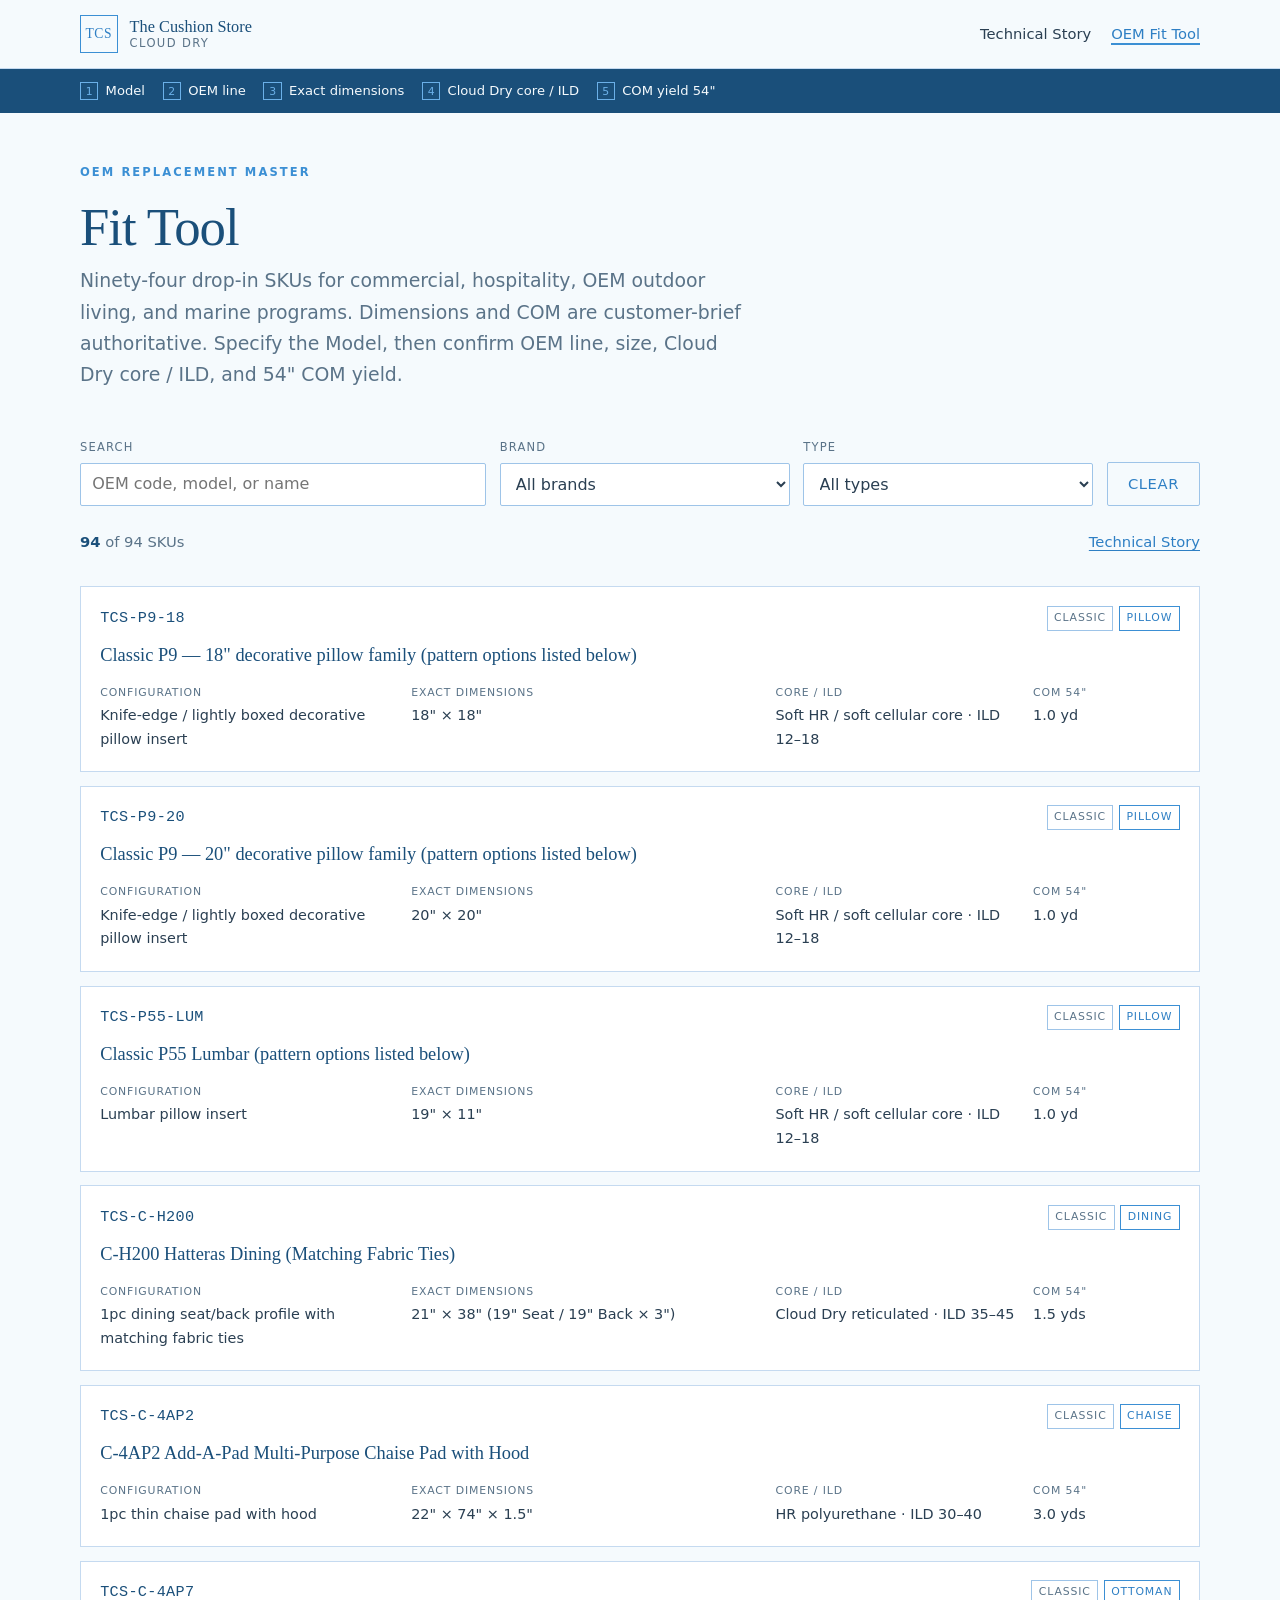
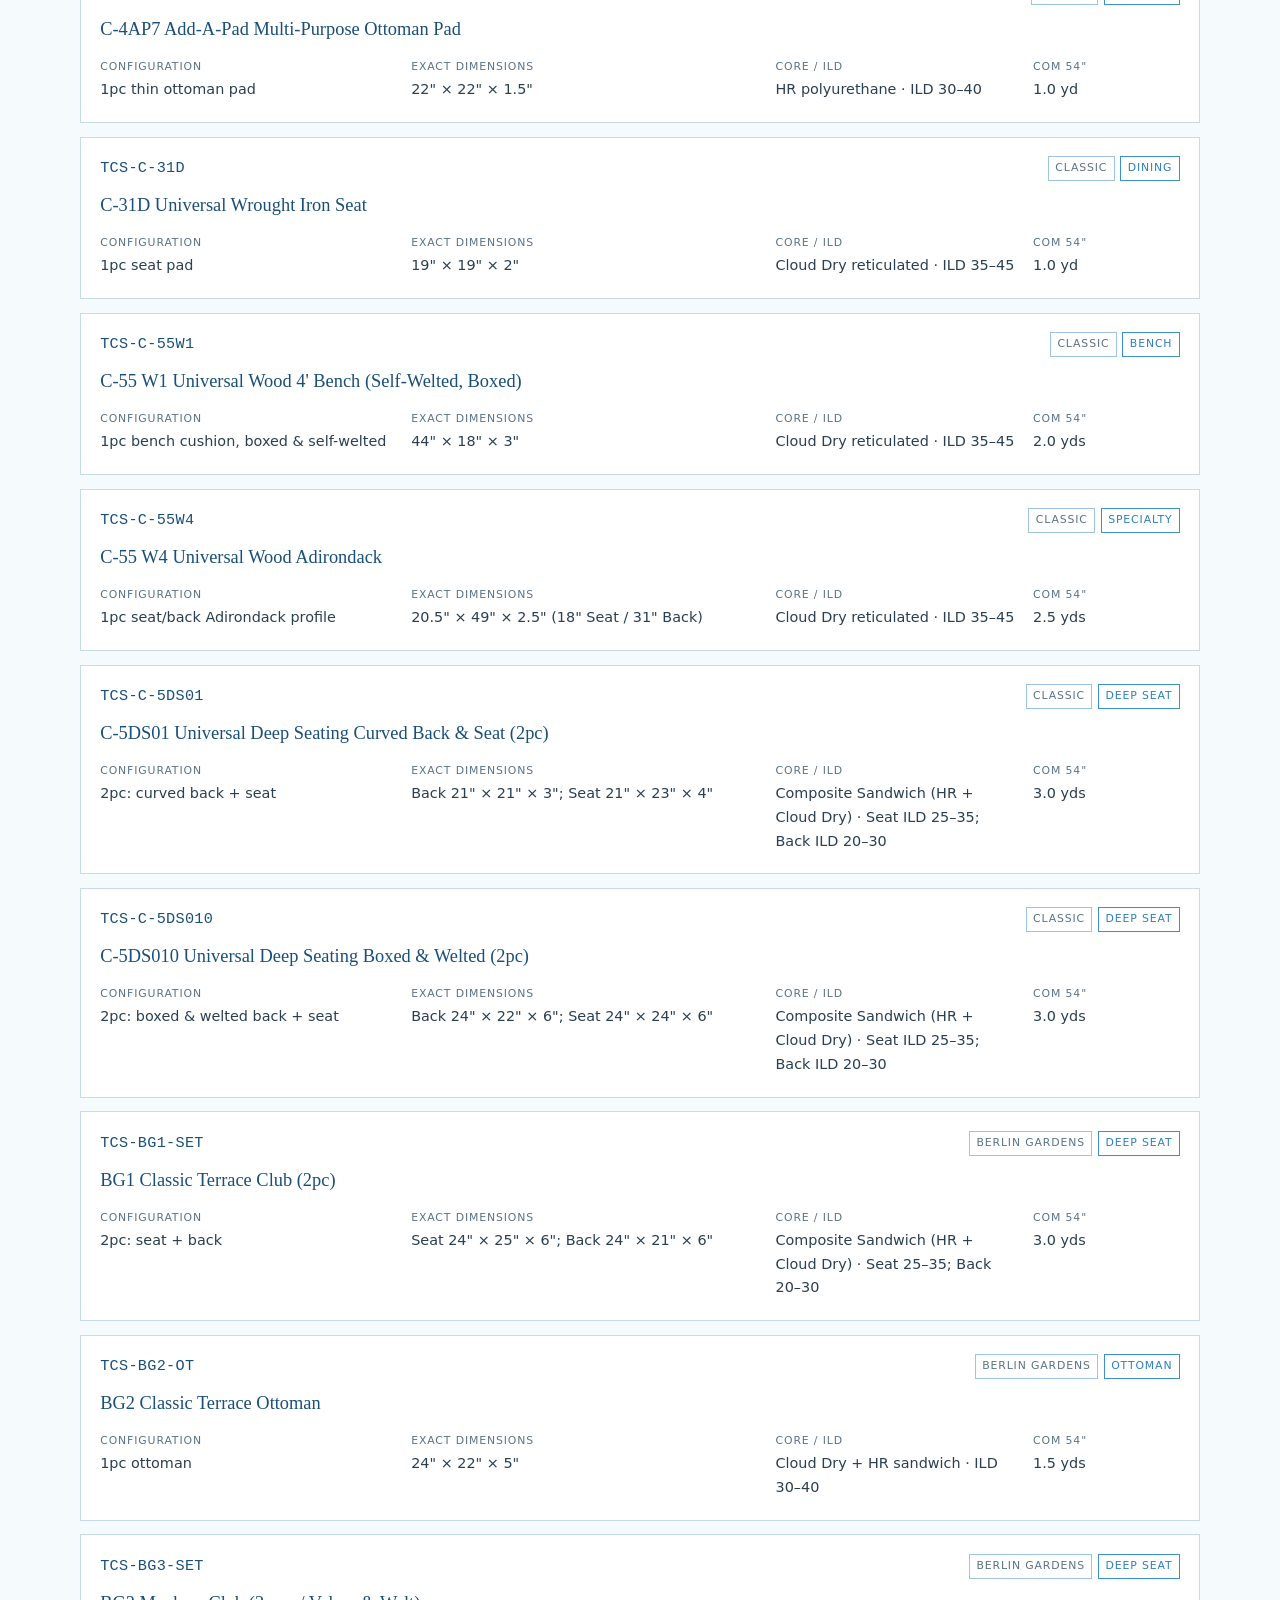
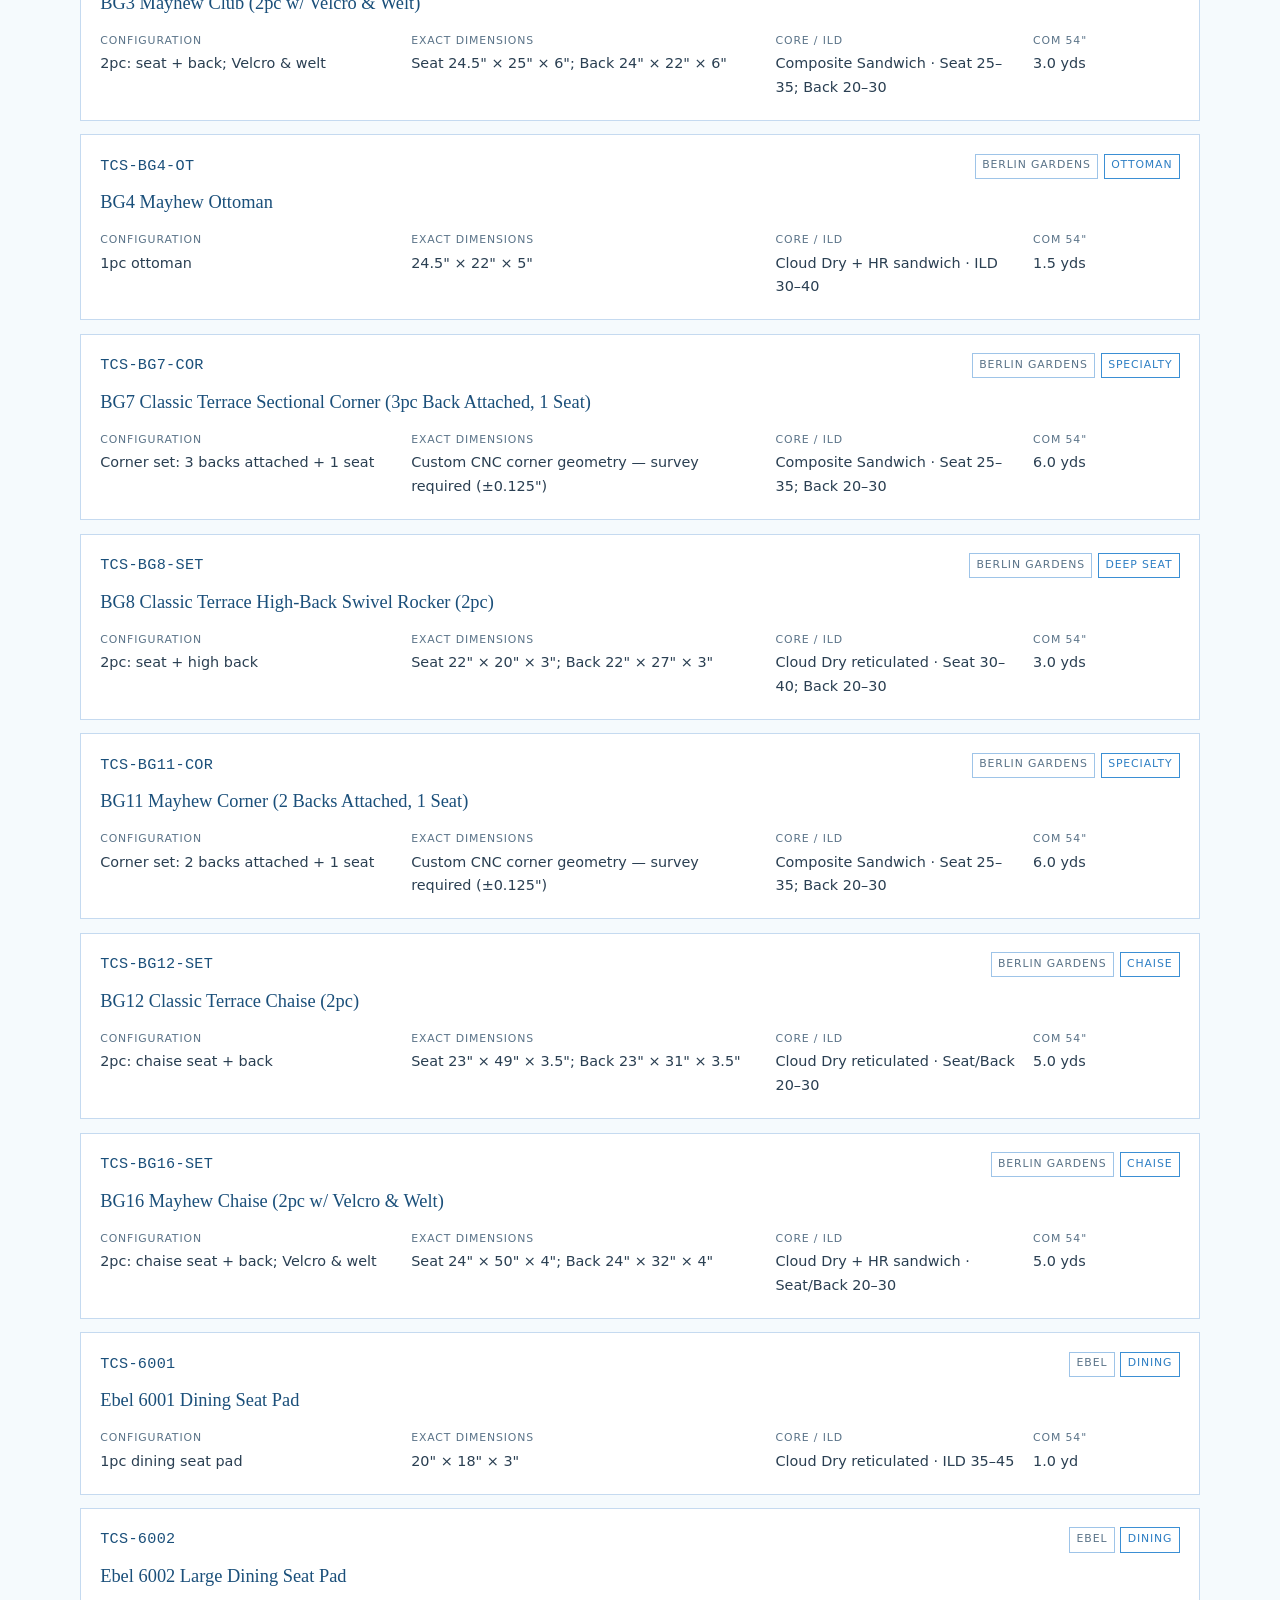
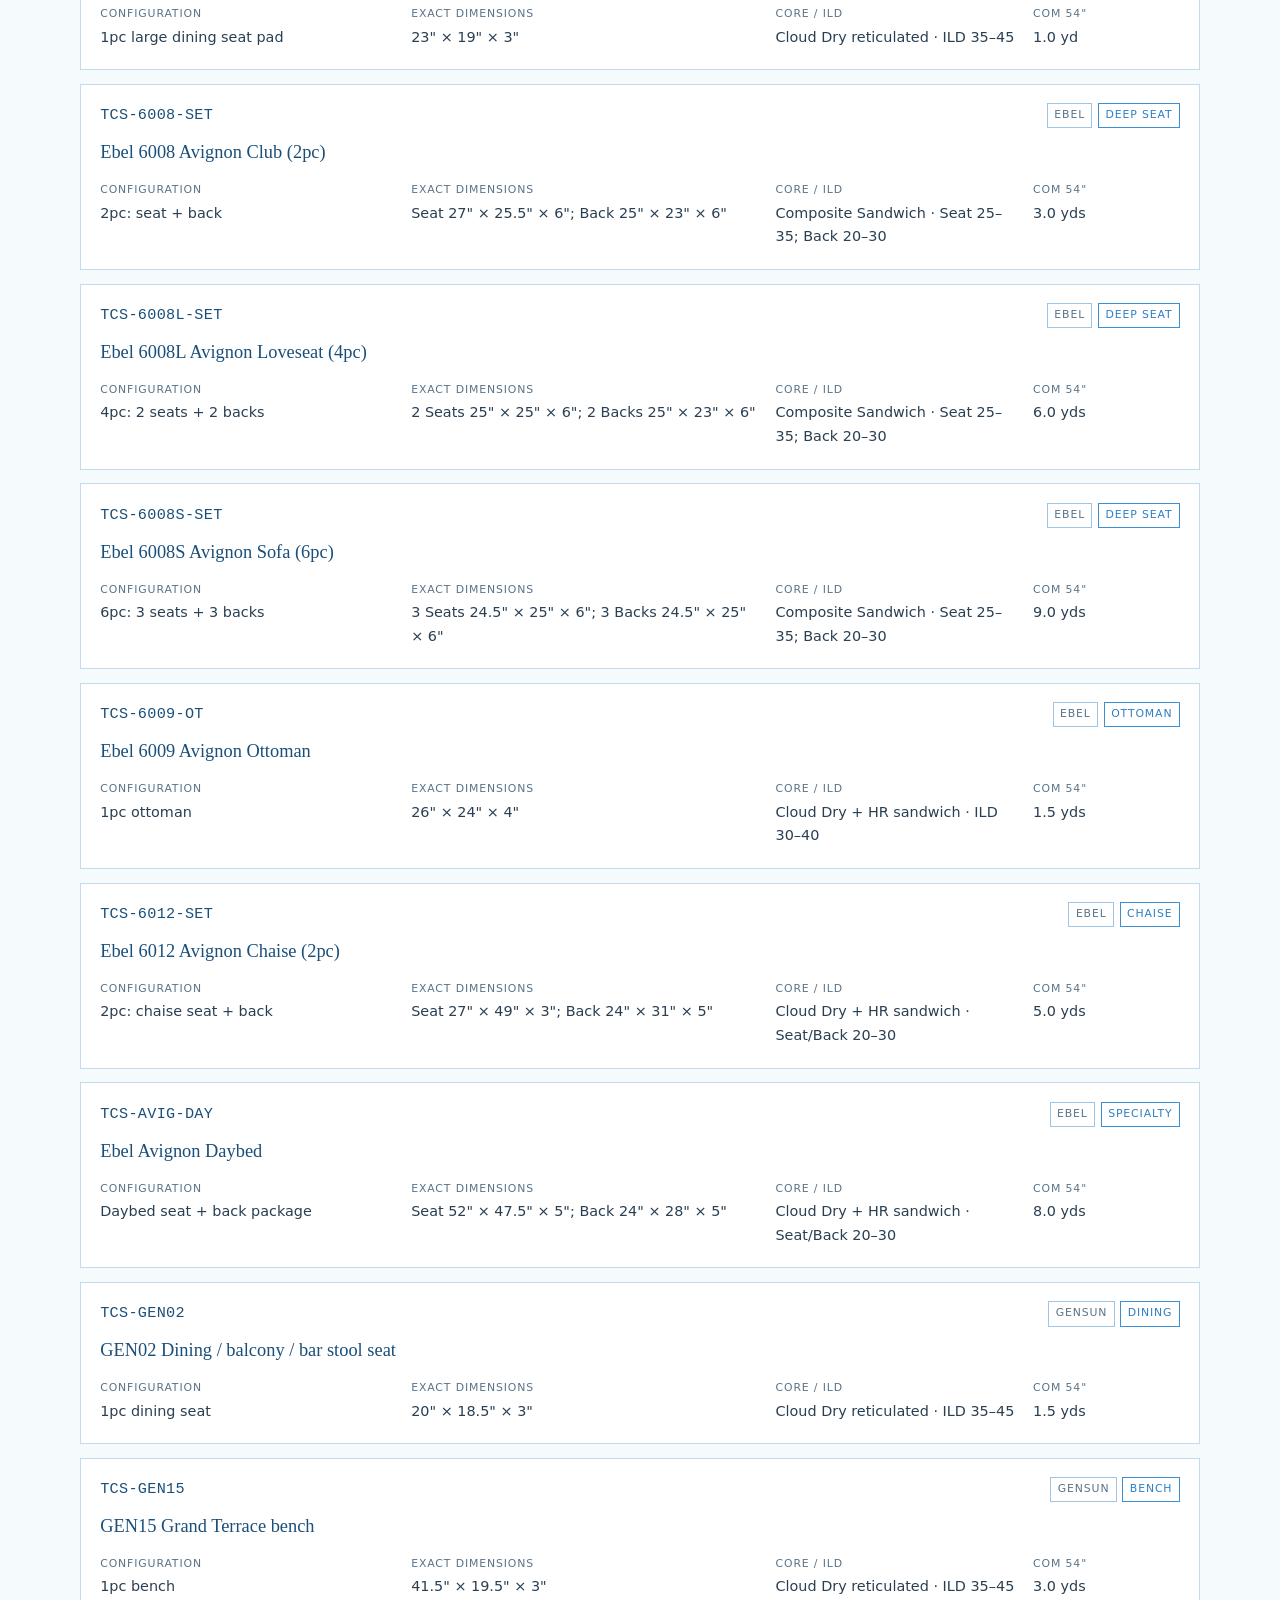
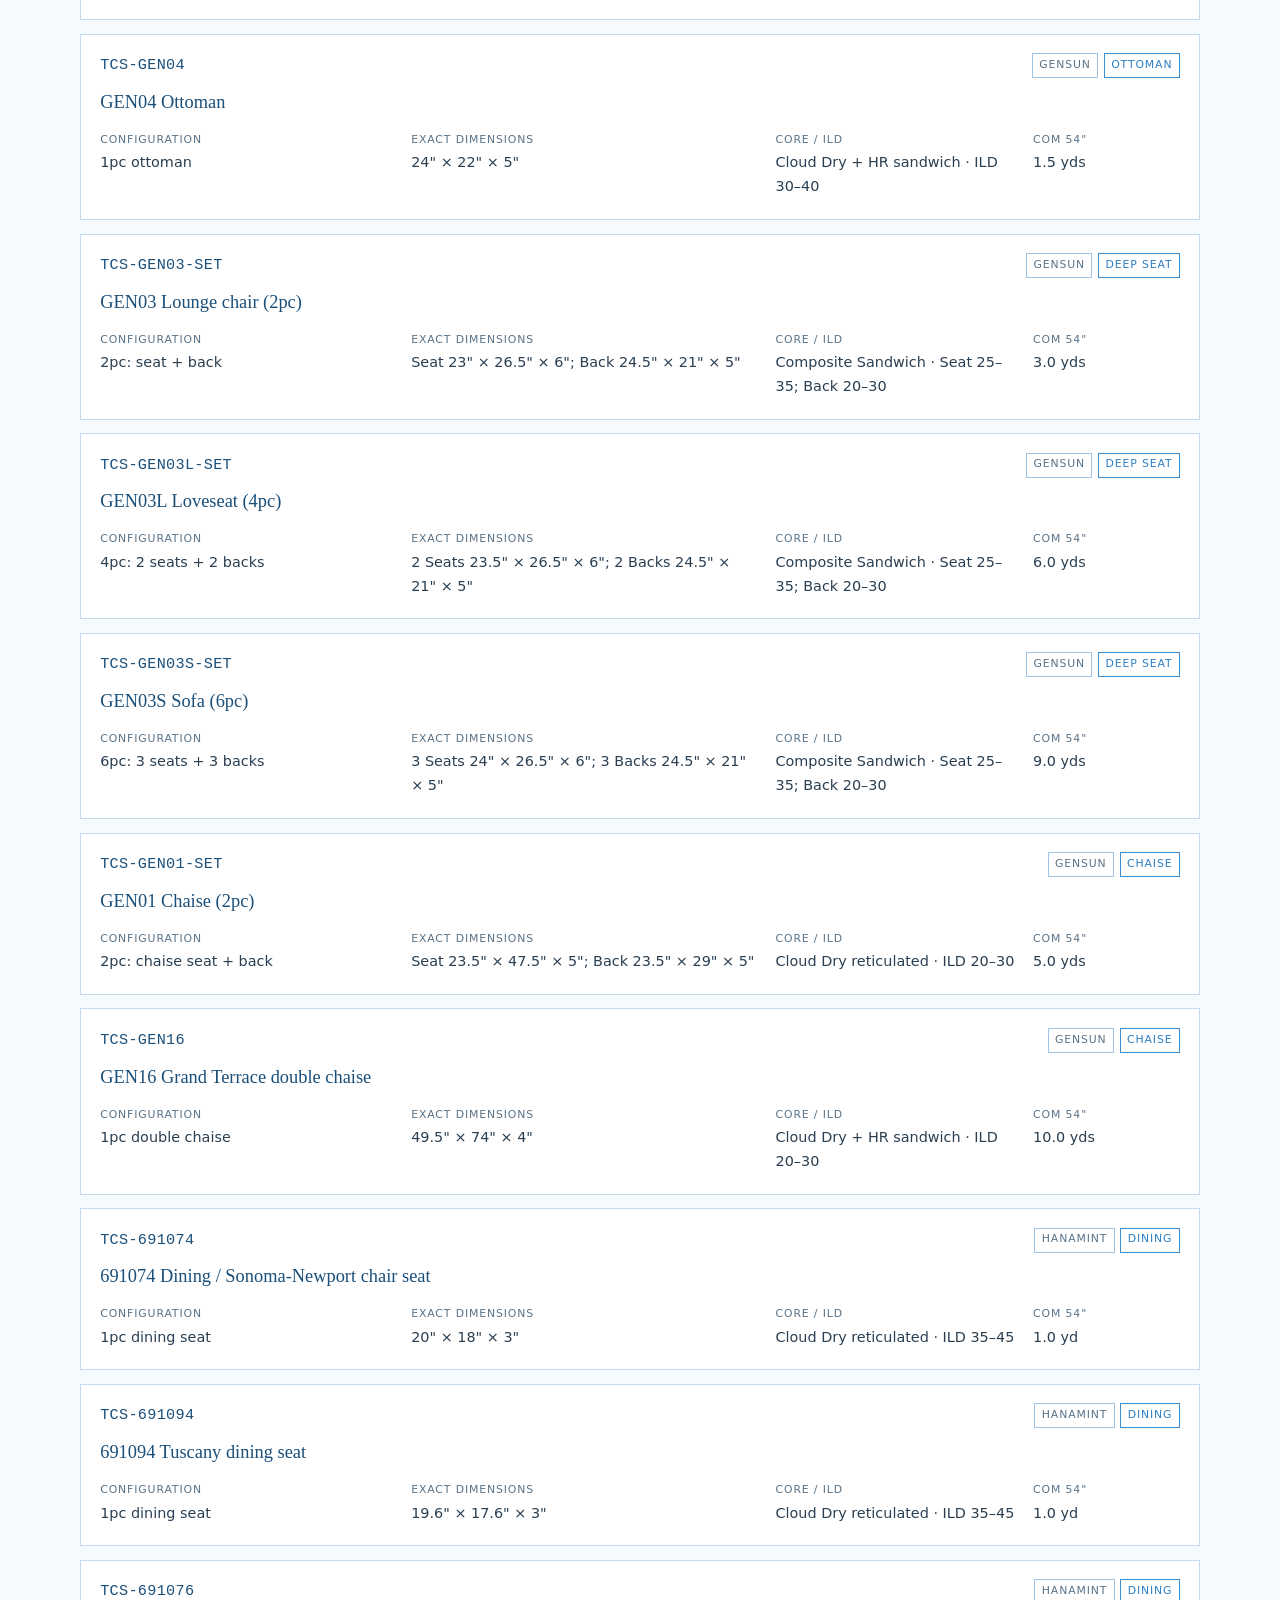
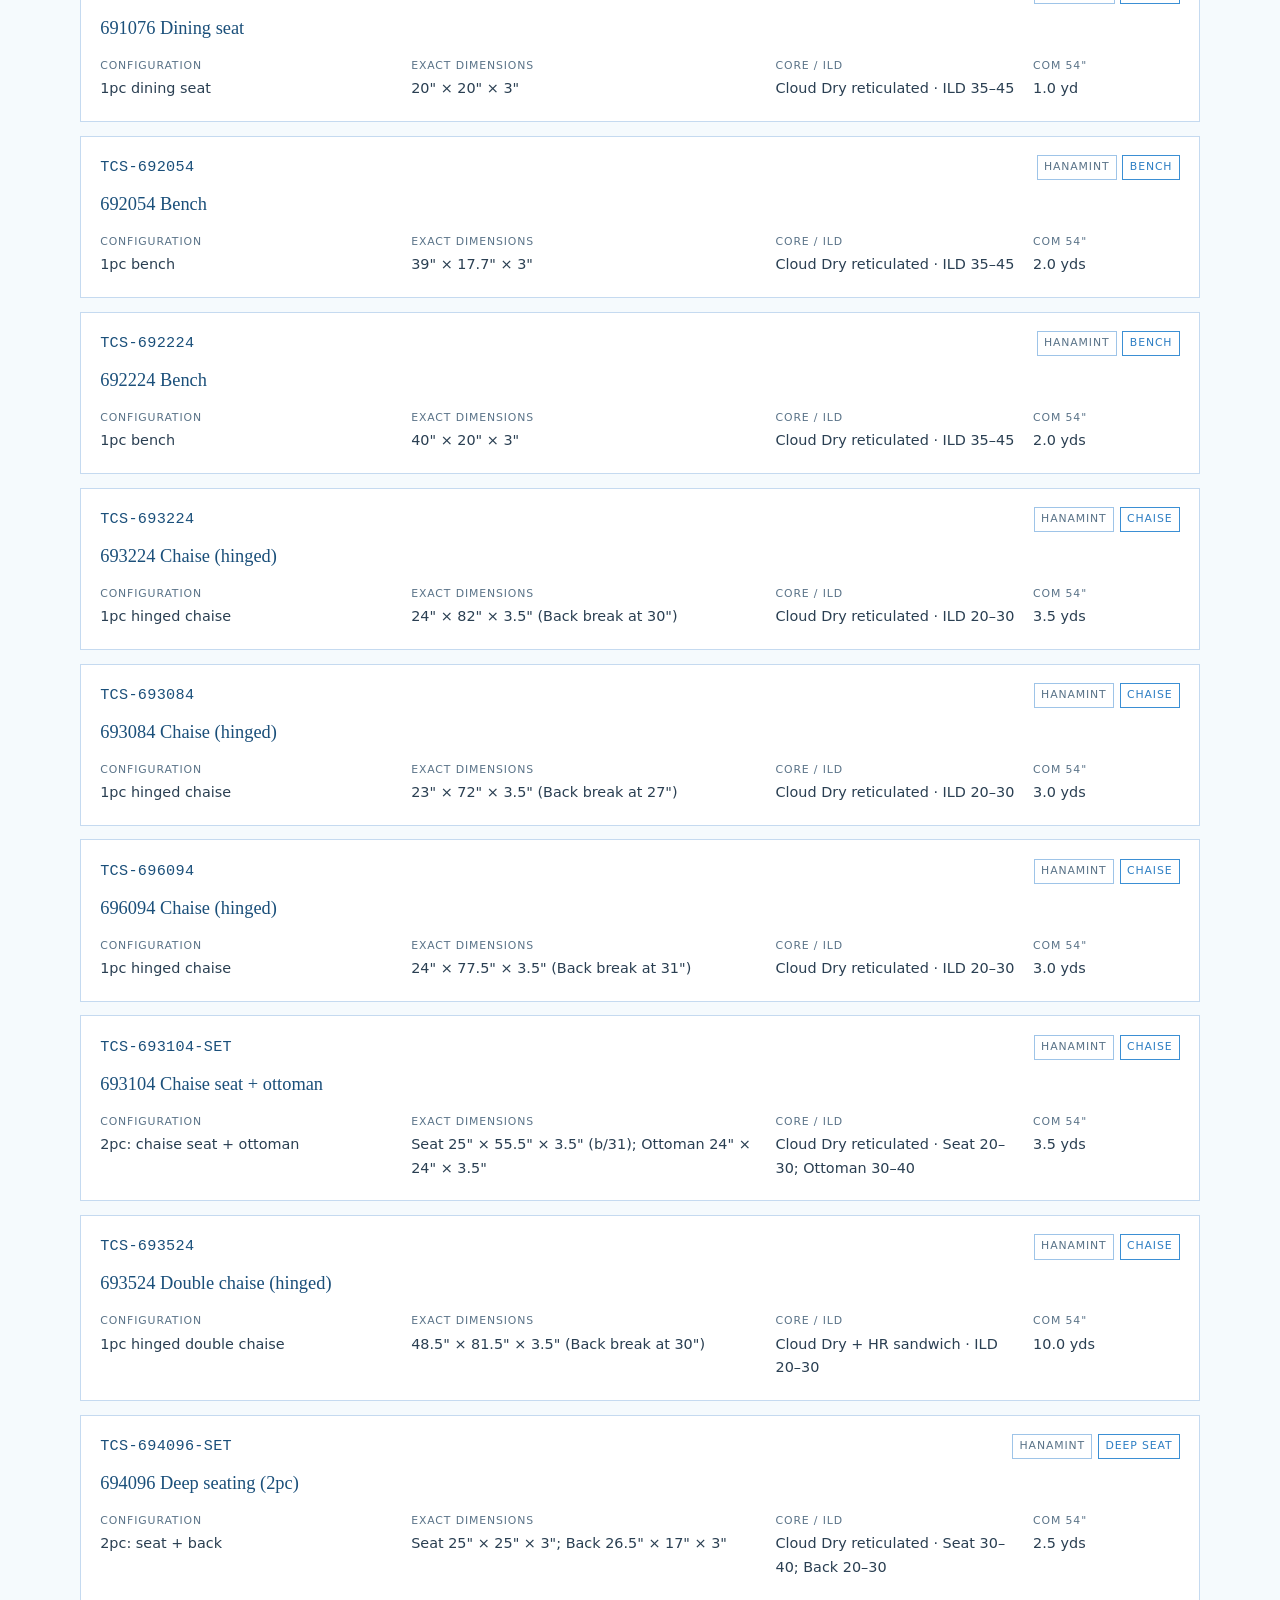
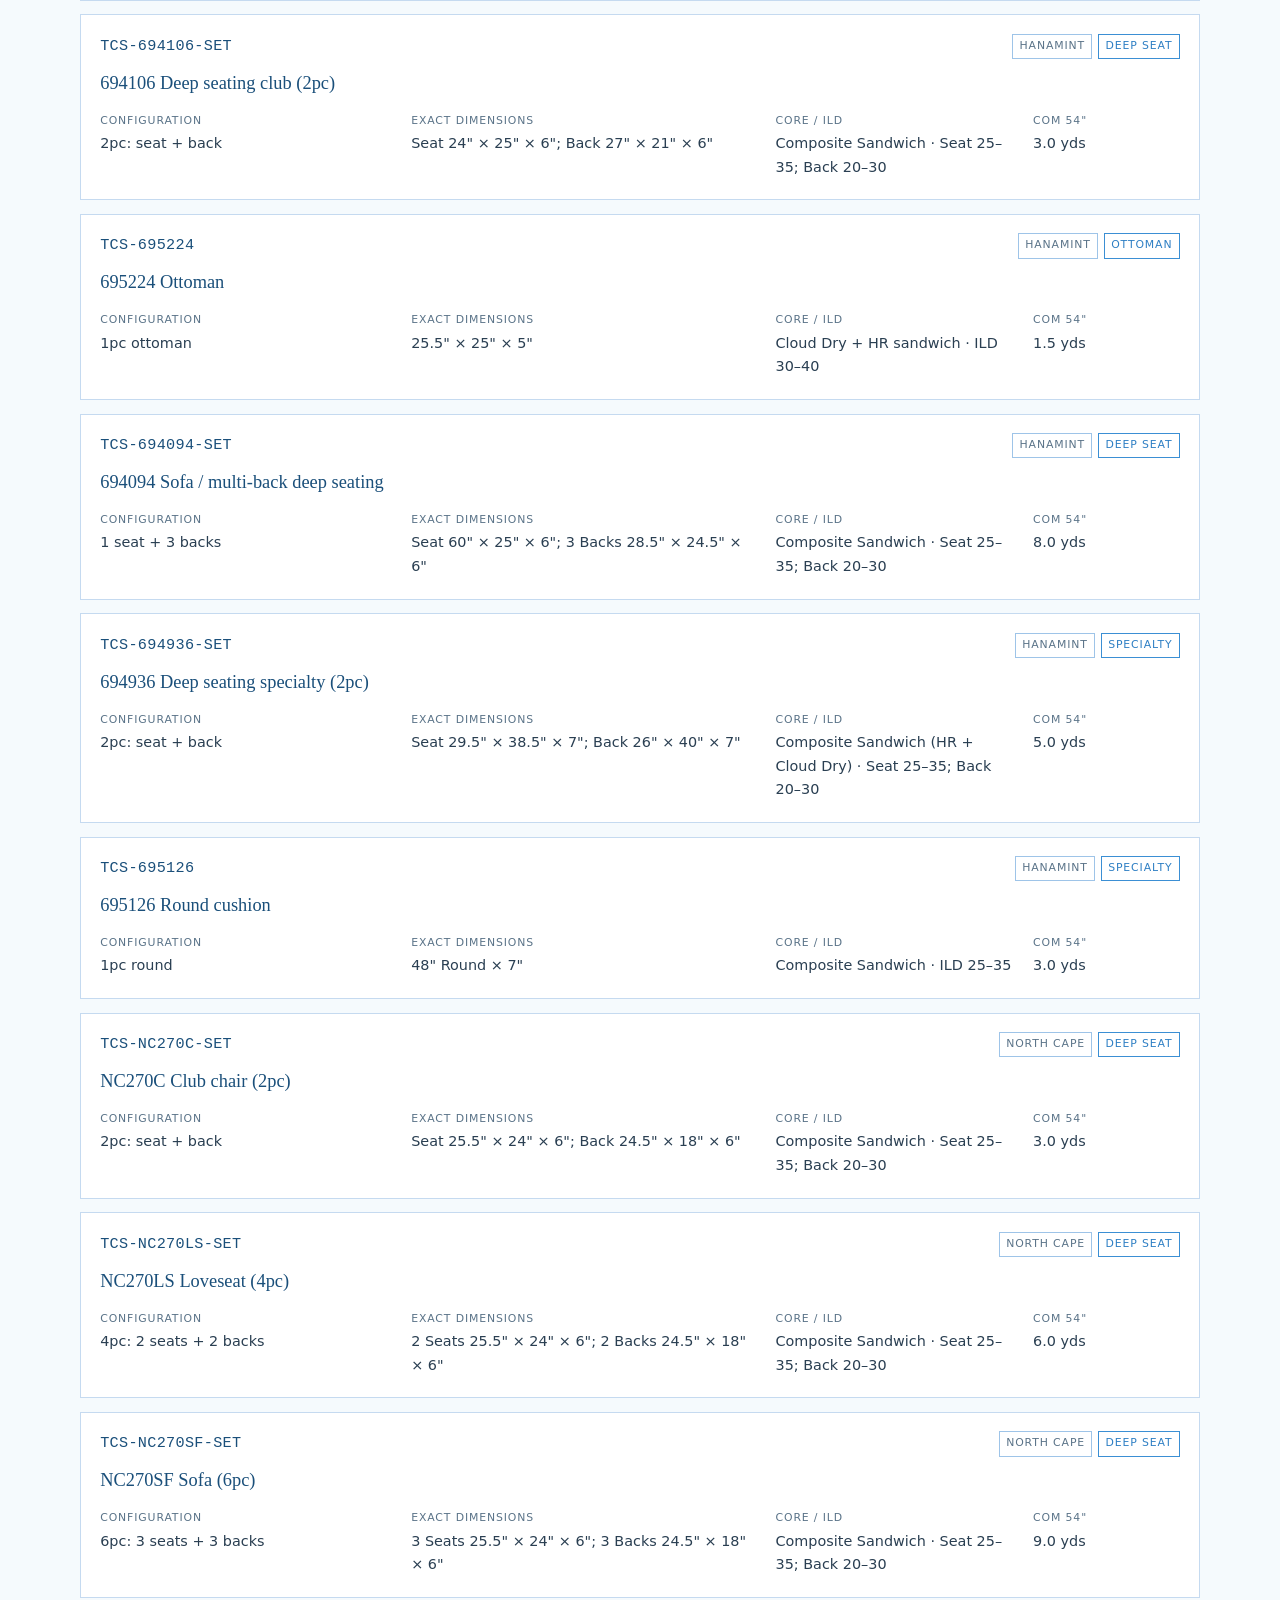
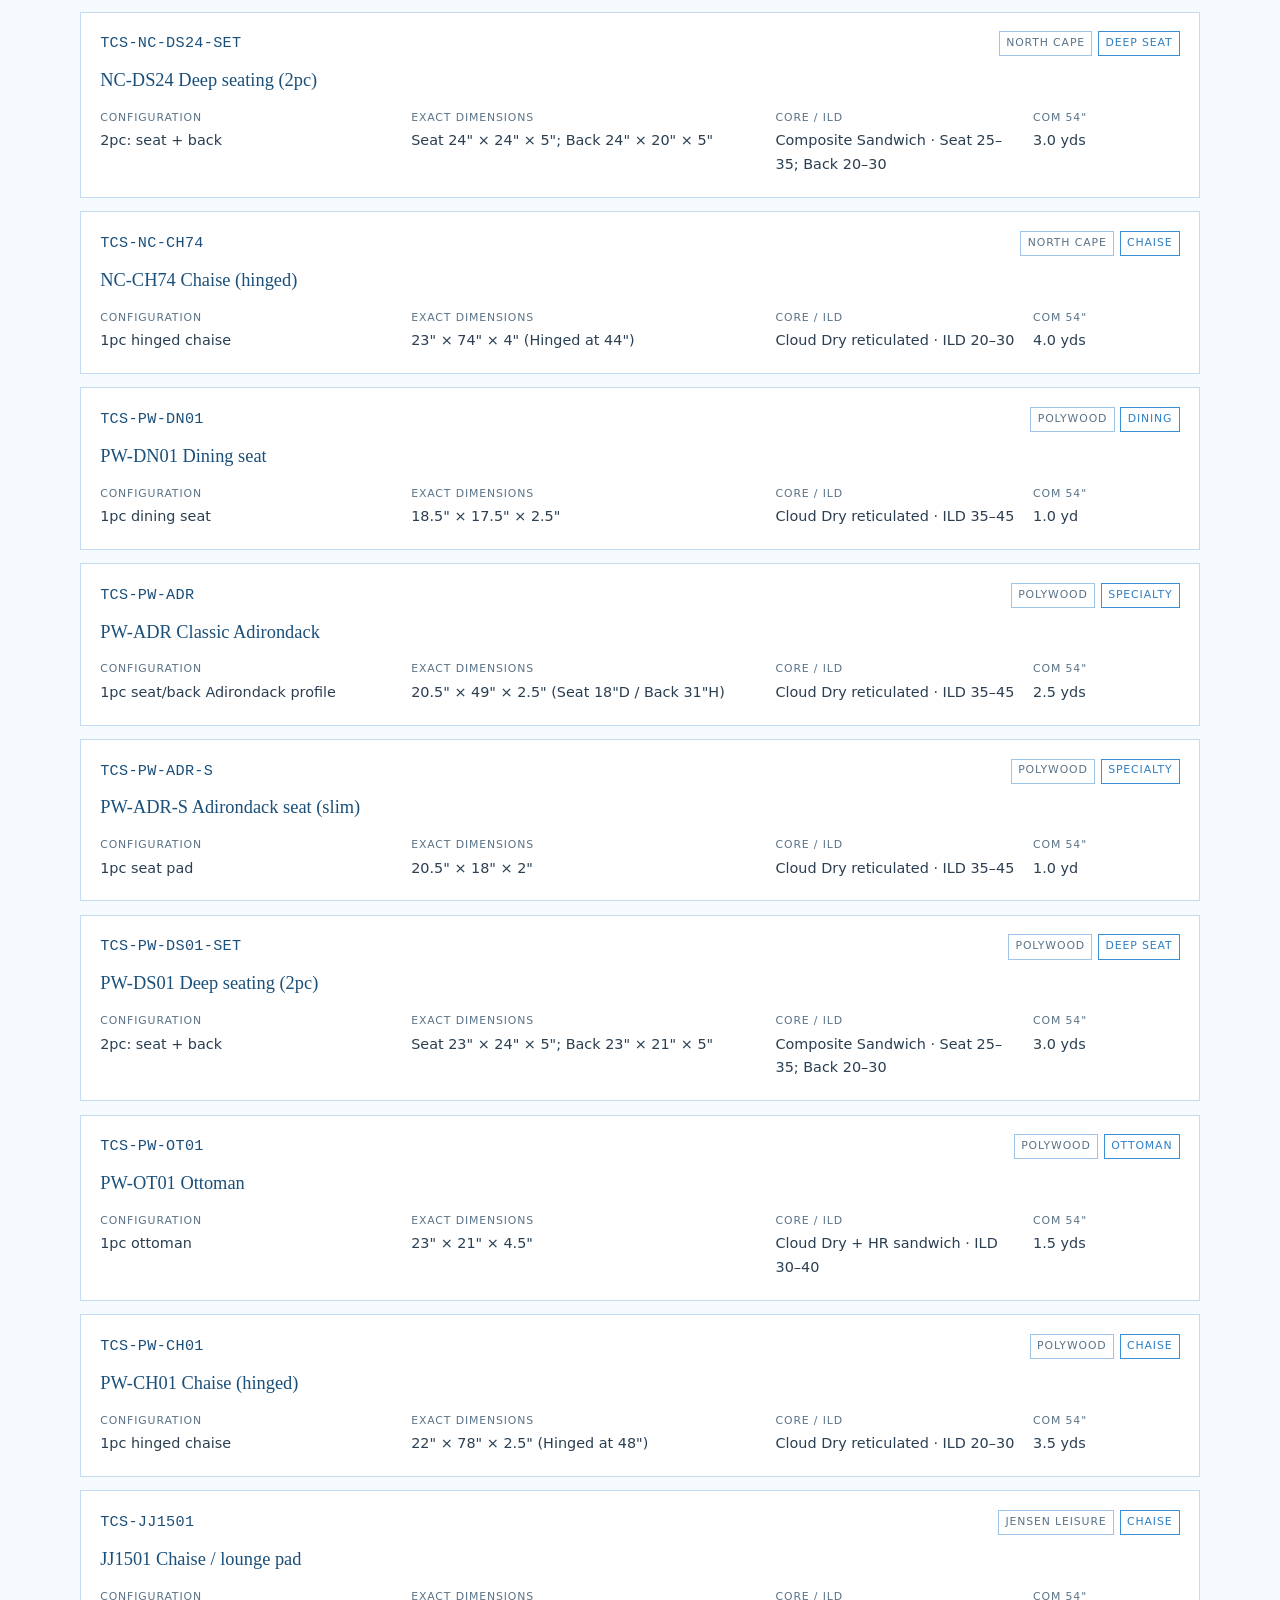
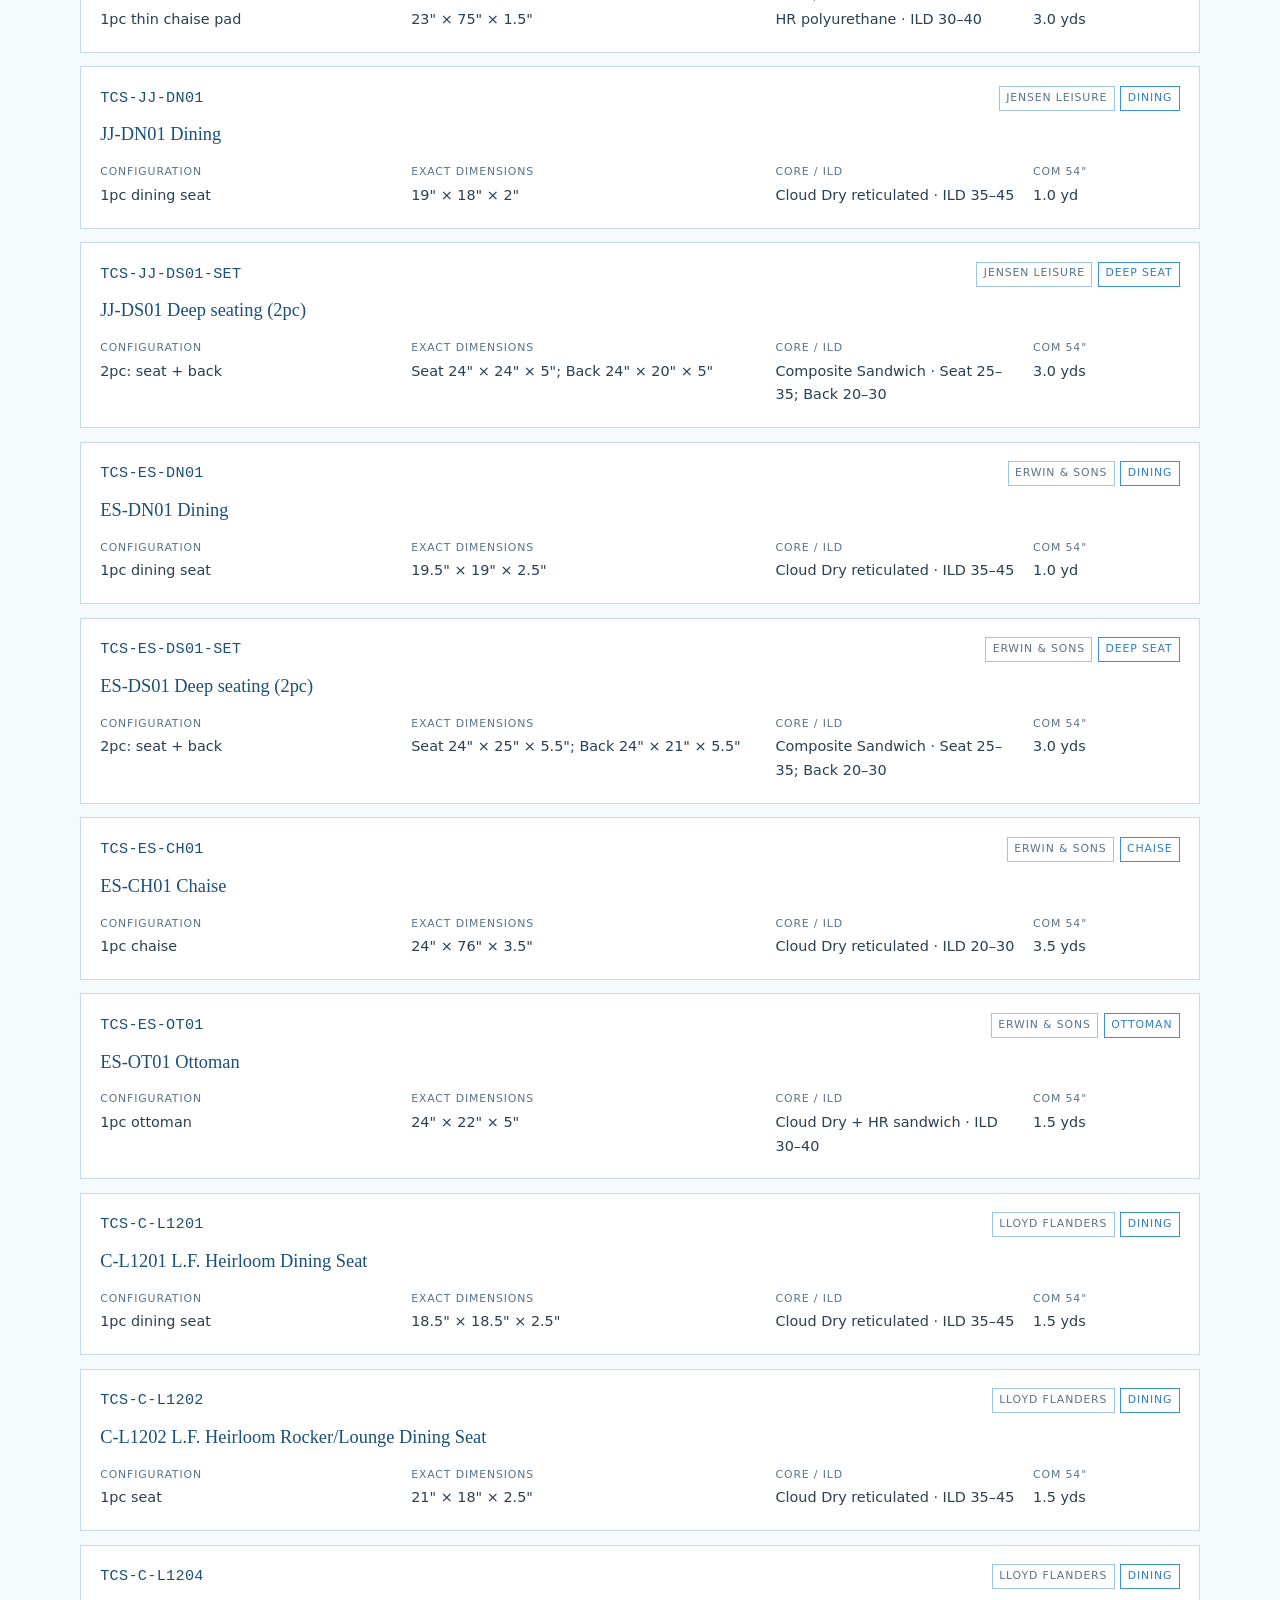
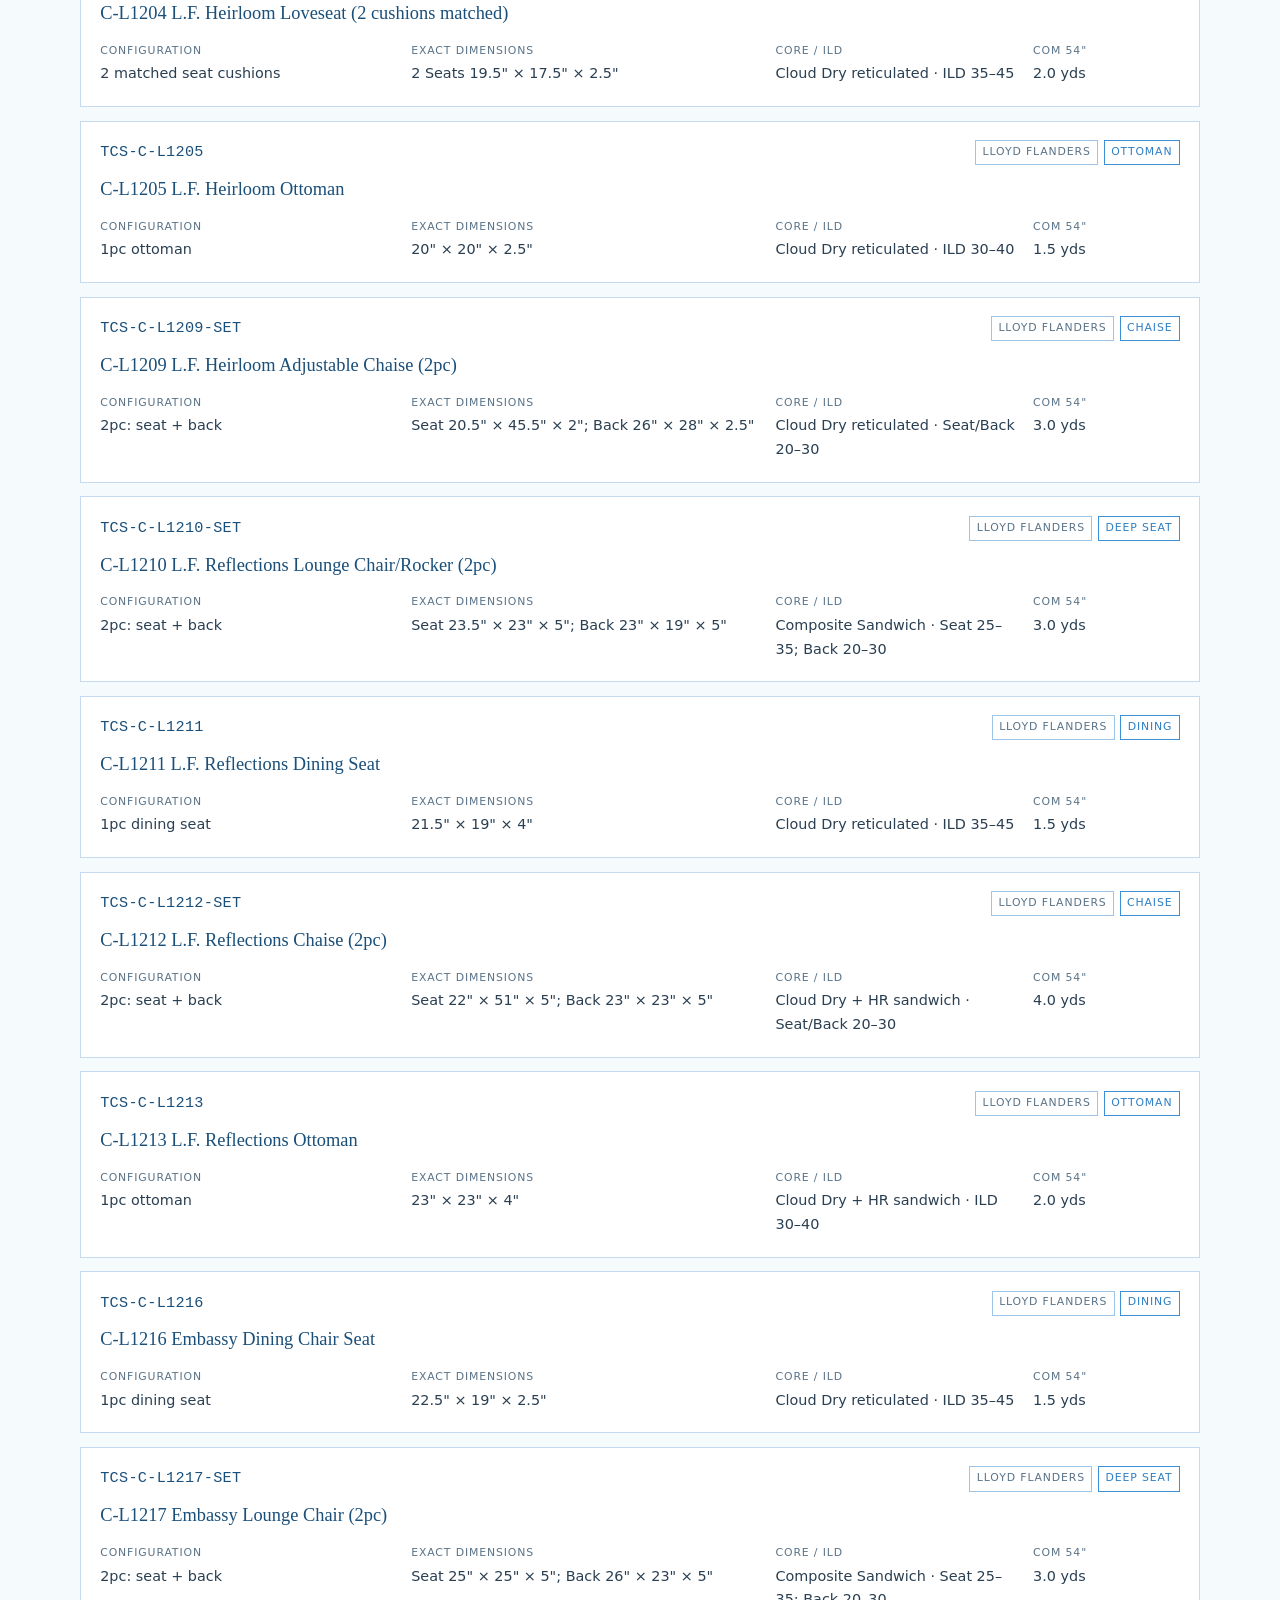
<file: fit.legacy.html>
<!DOCTYPE html>
<html lang="en">
<head>
  <meta charset="utf-8">
  <meta name="viewport" content="width=device-width, initial-scale=1">
  <title>OEM Fit Tool — The Cushion Store Cloud Dry</title>
  <meta name="description" content="Interactive OEM drop-in fit tool for 94 The Cushion Store Cloud Dry SKUs. Search by brand, type, OEM code, or model.">
  <link rel="stylesheet" href="styles.css">
</head>
<body>
  <a class="skip" href="#results">Skip to results</a>
  <header class="site-nav">
    <div class="wrap">
      <a class="brand" href="index.html">
        <span class="brand-mark" aria-hidden="true">TCS</span>
        <span class="brand-name">
          <strong>The Cushion Store</strong>
          <span>Cloud Dry</span>
        </span>
      </a>
      <nav aria-label="Primary">
        <ul class="nav-links">
          <li><a href="index.html">Technical Story</a></li>
          <li><a href="fit.html" aria-current="page">OEM Fit Tool</a></li>
        </ul>
      </nav>
    </div>
  </header>

  <div class="specify" role="note">
    <div class="wrap">
      <ol>
        <li>Model</li>
        <li>OEM line</li>
        <li>Exact dimensions</li>
        <li>Cloud Dry core / ILD</li>
        <li>COM yield 54"</li>
      </ol>
    </div>
  </div>

  <main>
    <header class="page-intro wrap">
      <p class="eyebrow">OEM replacement master</p>
      <h1>Fit Tool</h1>
      <p class="lede">Ninety-four drop-in SKUs for commercial, hospitality, OEM outdoor living, and marine programs. Dimensions and COM are customer-brief authoritative. Specify the Model, then confirm OEM line, size, Cloud Dry core / ILD, and 54" COM yield.</p>
    </header>

    <form class="filters wrap" id="filters" role="search">
      <label class="field" for="q">Search
        <input type="search" id="q" name="q" placeholder="OEM code, model, or name" autocomplete="off" enterkeyhint="search">
      </label>
      <label class="field" for="brand">Brand
        <select id="brand" name="brand">
          <option value="">All brands</option>
        </select>
      </label>
      <label class="field" for="type">Type
        <select id="type" name="type">
          <option value="">All types</option>
        </select>
      </label>
      <button class="btn btn-ghost" type="reset" id="reset" style="color: var(--navy-mid); border-color: var(--line-strong); background: transparent;">Clear</button>
    </form>

    <div class="wrap results-meta">
      <p id="count" aria-live="polite"></p>
      <p><a href="index.html">Technical Story</a></p>
    </div>

    <section class="wrap sku-grid" id="results" aria-label="Matching SKUs"></section>
  </main>

  <footer class="site-footer">
    <div class="wrap">
      <strong>The Cushion Store</strong> — Milwaukee, WI.
      <small>ILD and ASTM values are engineered targets pending laboratory confirmation. Named furniture brands are trademarks of their respective owners; references are for fitment identification only. <a href="sources.html">Performance basis</a>.</small>
    </div>
  </footer>

  <script src="fit-data.js"></script>
  <script>
    (function () {
      var TYPES = ["dining", "deep seat", "chaise", "ottoman", "pillow", "bench", "specialty"];
      var skus = Array.isArray(window.TCS_SKUS) ? window.TCS_SKUS : [];
      var qEl = document.getElementById("q");
      var brandEl = document.getElementById("brand");
      var typeEl = document.getElementById("type");
      var resetEl = document.getElementById("reset");
      var resultsEl = document.getElementById("results");
      var countEl = document.getElementById("count");

      var brands = [];
      skus.forEach(function (row) {
        if (brands.indexOf(row.brand) === -1) brands.push(row.brand);
      });
      brands.sort();
      brands.forEach(function (brand) {
        var opt = document.createElement("option");
        opt.value = brand;
        opt.textContent = brand;
        brandEl.appendChild(opt);
      });
      TYPES.forEach(function (type) {
        var opt = document.createElement("option");
        opt.value = type;
        opt.textContent = type.charAt(0).toUpperCase() + type.slice(1);
        typeEl.appendChild(opt);
      });

      function haystack(row) {
        return [
          row.modelSku,
          row.replaces,
          row.config,
          row.dimensions,
          row.coreSpec,
          row.com,
          row.brand,
          row.type
        ].join(" ").toLowerCase();
      }

      function escapeHtml(value) {
        return String(value)
          .replace(/&/g, "&amp;")
          .replace(/</g, "&lt;")
          .replace(/>/g, "&gt;")
          .replace(/"/g, "&quot;");
      }

      function card(row) {
        return (
          '<article class="sku-card" id="' + escapeHtml(row.modelSku) + '">' +
            '<div class="sku-top">' +
              '<div class="sku-id">' + escapeHtml(row.modelSku) + "</div>" +
              '<div class="chips">' +
                '<span class="chip">' + escapeHtml(row.brand) + "</span>" +
                '<span class="chip chip-type">' + escapeHtml(row.type) + "</span>" +
              "</div>" +
            "</div>" +
            '<div class="sku-name">' + escapeHtml(row.replaces) + "</div>" +
            '<div class="sku-meta">' +
              "<div><span>Configuration</span>" + escapeHtml(row.config) + "</div>" +
              "<div><span>Exact dimensions</span>" + escapeHtml(row.dimensions) + "</div>" +
              "<div><span>Core / ILD</span>" + escapeHtml(row.coreSpec) + "</div>" +
              "<div><span>COM 54\"</span>" + escapeHtml(row.com) + "</div>" +
            "</div>" +
          "</article>"
        );
      }

      function apply() {
        var query = (qEl.value || "").trim().toLowerCase();
        var brand = brandEl.value;
        var type = typeEl.value;
        var matches = skus.filter(function (row) {
          if (brand && row.brand !== brand) return false;
          if (type && row.type !== type) return false;
          if (query && haystack(row).indexOf(query) === -1) return false;
          return true;
        });

        if (!matches.length) {
          countEl.innerHTML = "<strong>0</strong> of " + skus.length + " SKUs";
          resultsEl.innerHTML =
            '<div class="empty">' +
              "<h2>No SKUs match</h2>" +
              "<p>Try another OEM code, model, or brand — or " +
              '<button class="text-btn" type="button" id="empty-clear">clear filters</button>.</p>' +
            "</div>";
          var emptyClear = document.getElementById("empty-clear");
          if (emptyClear) emptyClear.addEventListener("click", clearAll);
          return;
        }

        countEl.innerHTML = "<strong>" + matches.length + "</strong> of " + skus.length + " SKUs";
        resultsEl.innerHTML = matches.map(card).join("");
      }

      function clearAll() {
        qEl.value = "";
        brandEl.value = "";
        typeEl.value = "";
        apply();
        qEl.focus();
      }

      qEl.addEventListener("input", apply);
      brandEl.addEventListener("change", apply);
      typeEl.addEventListener("change", apply);
      resetEl.addEventListener("click", function (event) {
        event.preventDefault();
        clearAll();
      });

      apply();
    })();
  </script>
</body>
</html>
</file>
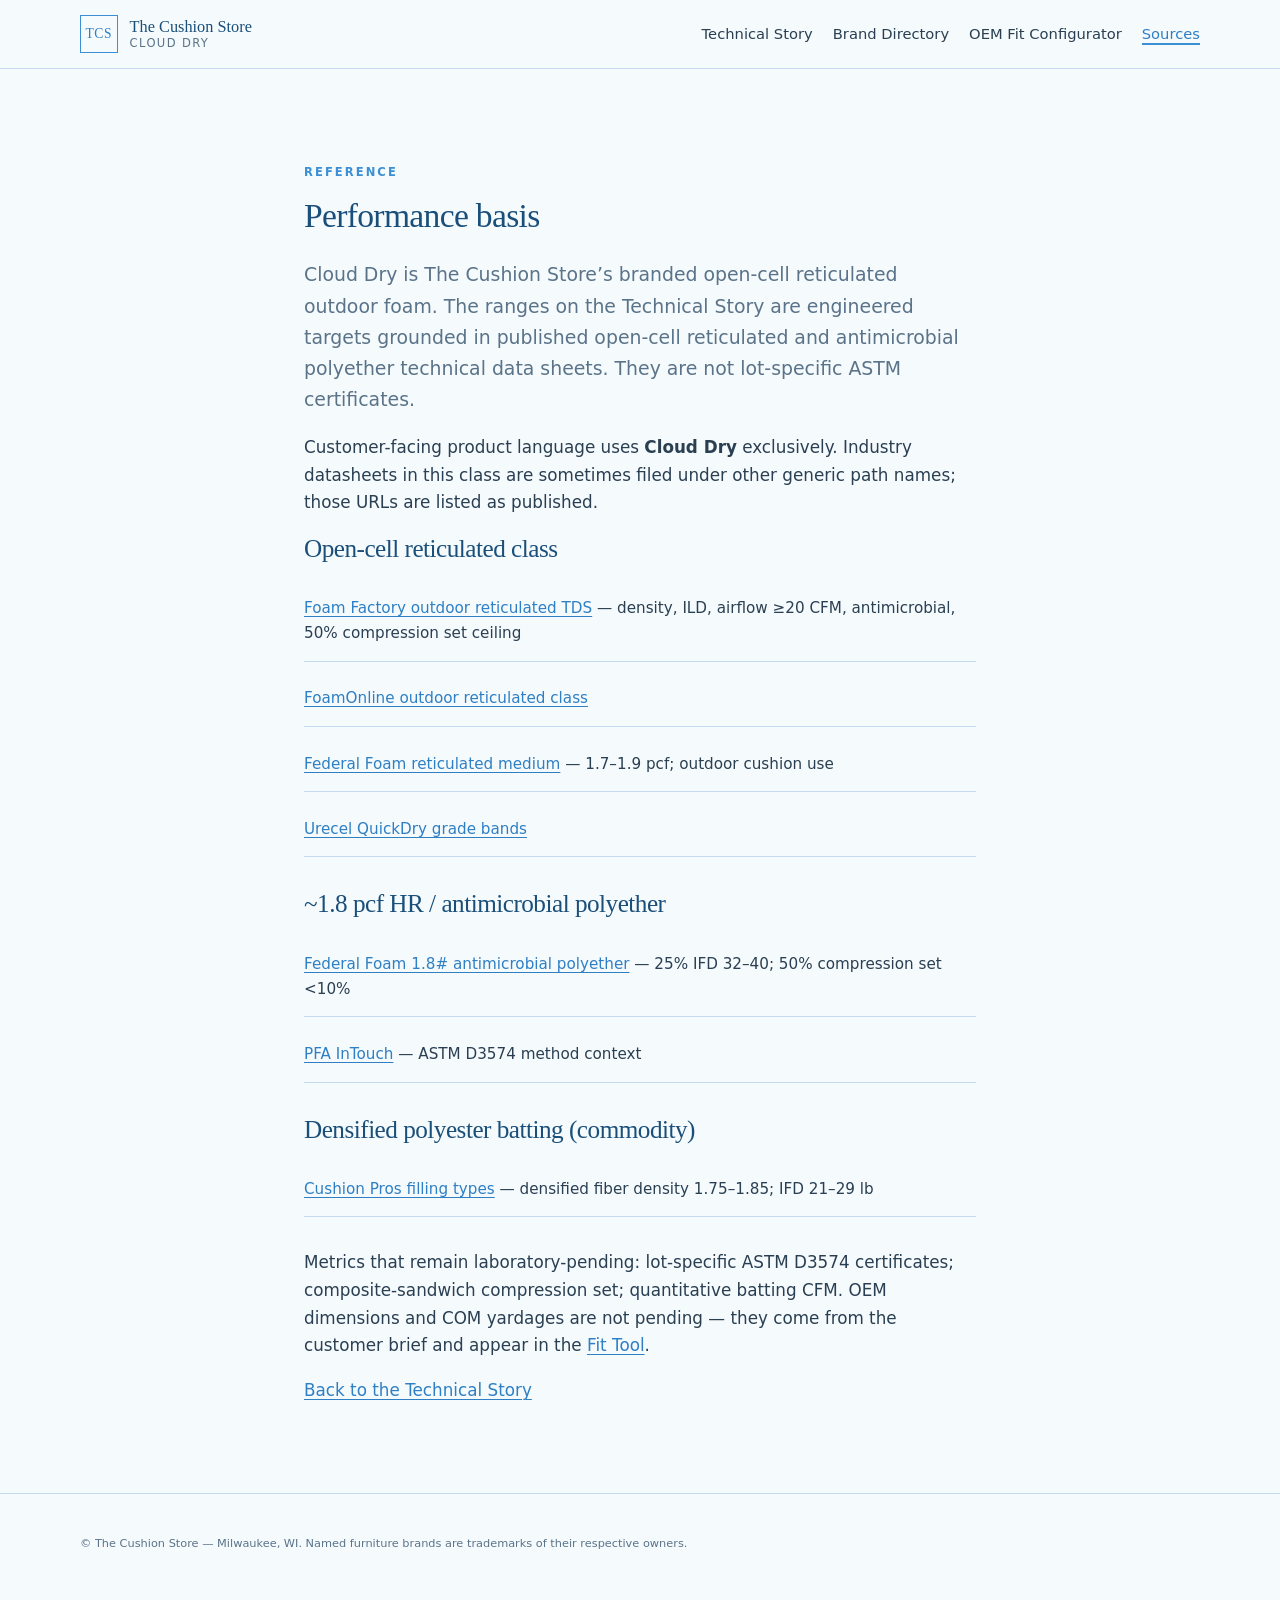
<file: sources.html>
<!DOCTYPE html>
<html lang="en">
<head>
  <meta charset="utf-8">
  <meta name="viewport" content="width=device-width, initial-scale=1">
  <title>Performance basis — The Cushion Store Cloud Dry</title>
  <meta name="description" content="Industry datasheet sources that ground Cloud Dry engineered performance targets.">
  <link rel="stylesheet" href="styles.css">
</head>
<body>
  <a class="skip" href="#main">Skip to content</a>
  <header class="site-nav">
    <div class="wrap">
      <a class="brand" href="index.html">
        <span class="brand-mark" aria-hidden="true">TCS</span>
        <span class="brand-name">
          <strong>The Cushion Store</strong>
          <span>Cloud Dry</span>
        </span>
      </a>
      <nav aria-label="Primary">
        <ul class="nav-links">
          <li><a href="index.html">Technical Story</a></li>
          <li><a href="brands.html">Brand Directory</a></li>
          <li><a href="fit.html">OEM Fit Configurator</a></li>
          <li><a href="sources.html" aria-current="page">Sources</a></li>
        </ul>
      </nav>
    </div>
  </header>

  <main id="main" class="section">
    <div class="wrap" style="max-width: 42rem;">
      <p class="eyebrow">Reference</p>
      <h1>Performance basis</h1>
      <p class="lede">Cloud Dry is The Cushion Store’s branded open-cell reticulated outdoor foam. The ranges on the Technical Story are engineered targets grounded in published open-cell reticulated and antimicrobial polyether technical data sheets. They are not lot-specific ASTM certificates.</p>
      <p>Customer-facing product language uses <strong>Cloud Dry</strong> exclusively. Industry datasheets in this class are sometimes filed under other generic path names; those URLs are listed as published.</p>
      <h2>Open-cell reticulated class</h2>
      <ul class="sources-list">
        <li><a href="https://www.thefoamfactory.com/tech/DryfastTech.html">Foam Factory outdoor reticulated TDS</a> — density, ILD, airflow ≥20 CFM, antimicrobial, 50% compression set ceiling</li>
        <li><a href="https://foamonline.com/product-category/foam/dry-fast-foam/">FoamOnline outdoor reticulated class</a></li>
        <li><a href="https://www.federalfoam.com/wp-content/uploads/2024/01/Federal-Foam-Technologies_Reticulated-Medium.pdf">Federal Foam reticulated medium</a> — 1.7–1.9 pcf; outdoor cushion use</li>
        <li><a href="https://www.quickdryfoam.com/wp-content/uploads/2023/10/urecel-quickdry-foam_specification_data.pdf">Urecel QuickDry grade bands</a></li>
      </ul>
      <h2>~1.8 pcf HR / antimicrobial polyether</h2>
      <ul class="sources-list">
        <li><a href="https://www.federalfoam.com/wp-content/uploads/2024/01/Federal-Foam-Technologies_17445.pdf">Federal Foam 1.8# antimicrobial polyether</a> — 25% IFD 32–40; 50% compression set &lt;10%</li>
        <li><a href="https://pfa.org/wp-content/uploads/2022/05/InTouchv4.2new.pdf">PFA InTouch</a> — ASTM D3574 method context</li>
      </ul>
      <h2>Densified polyester batting (commodity)</h2>
      <ul class="sources-list">
        <li><a href="https://www.cushionpros.com/filling-types/">Cushion Pros filling types</a> — densified fiber density 1.75–1.85; IFD 21–29 lb</li>
      </ul>
      <p>Metrics that remain laboratory-pending: lot-specific ASTM D3574 certificates; composite-sandwich compression set; quantitative batting CFM. OEM dimensions and COM yardages are not pending — they come from the customer brief and appear in the <a href="fit.html">Fit Tool</a>.</p>
      <p><a href="index.html">Back to the Technical Story</a></p>
    </div>
  </main>

  <footer class="site-footer">
    <div class="wrap">
      <small>© The Cushion Store — Milwaukee, WI. Named furniture brands are trademarks of their respective owners.</small>
    </div>
  </footer>
</body>
</html>
</file>
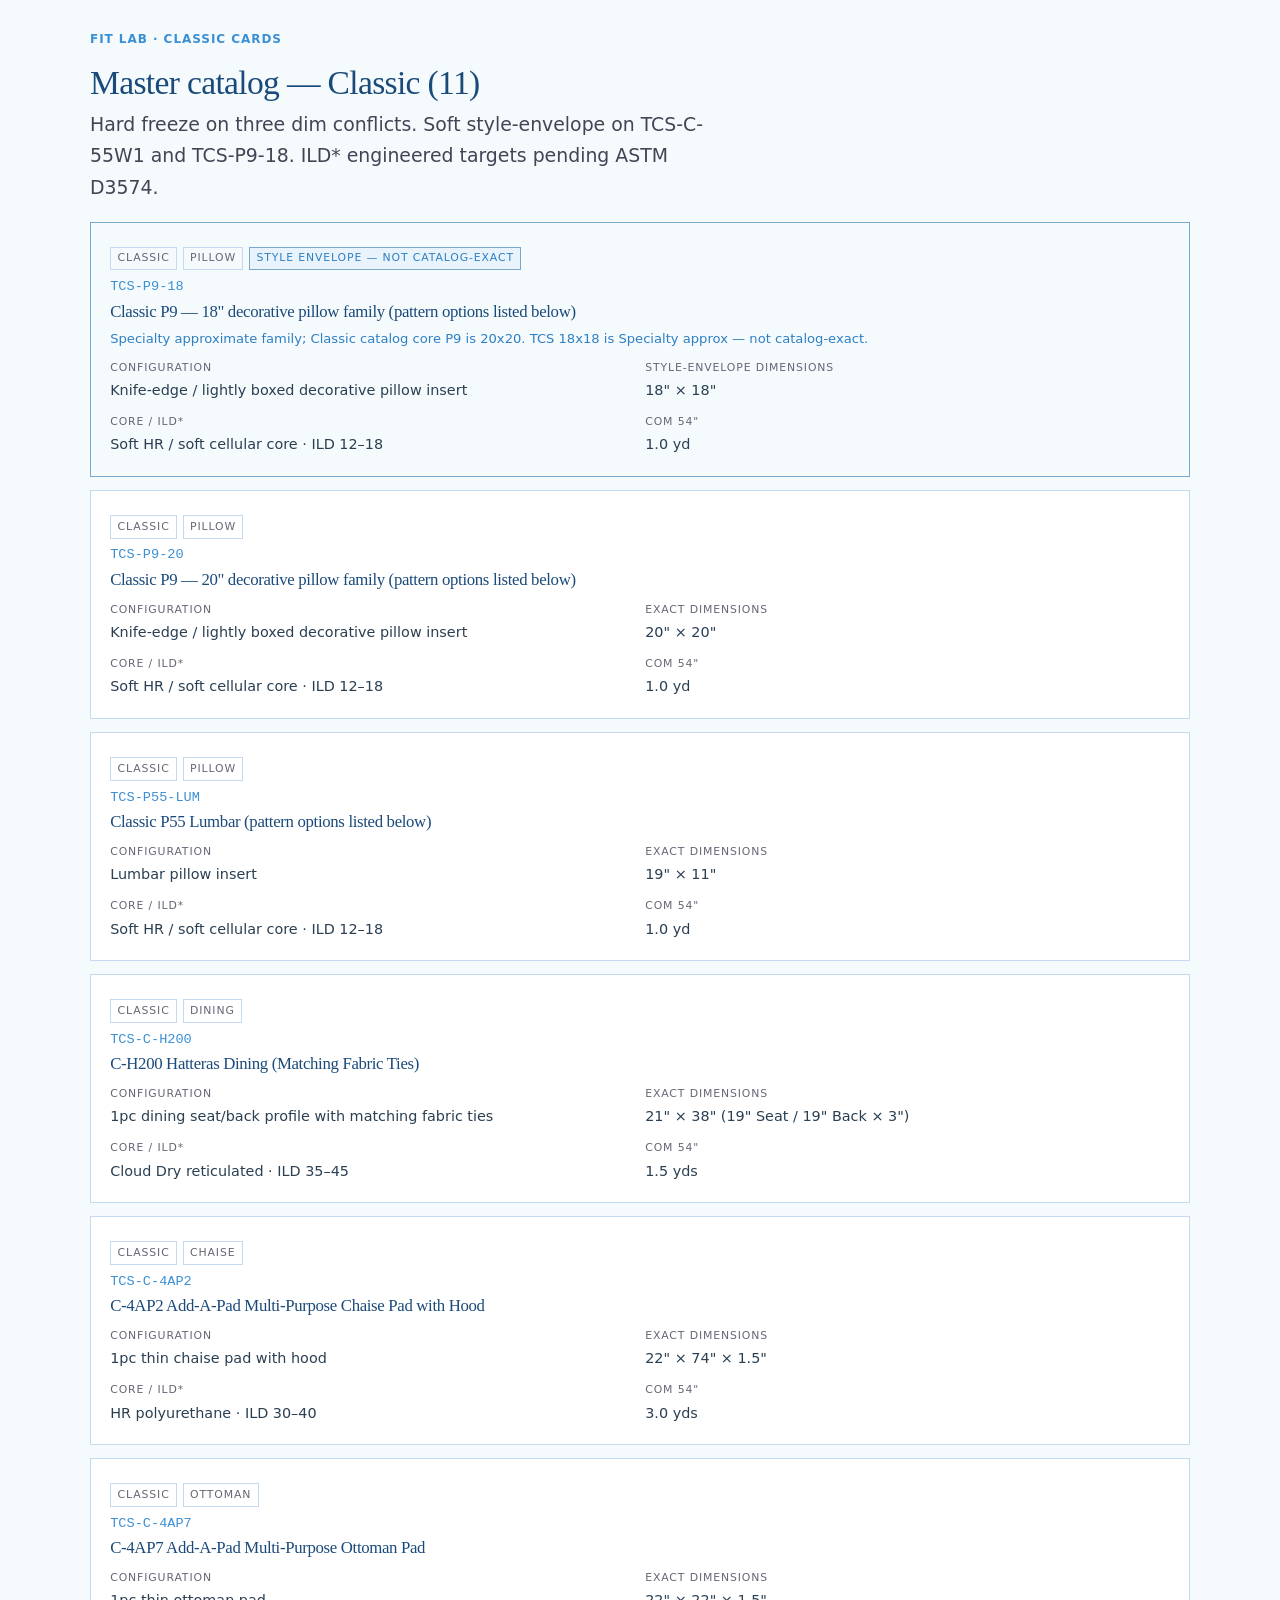
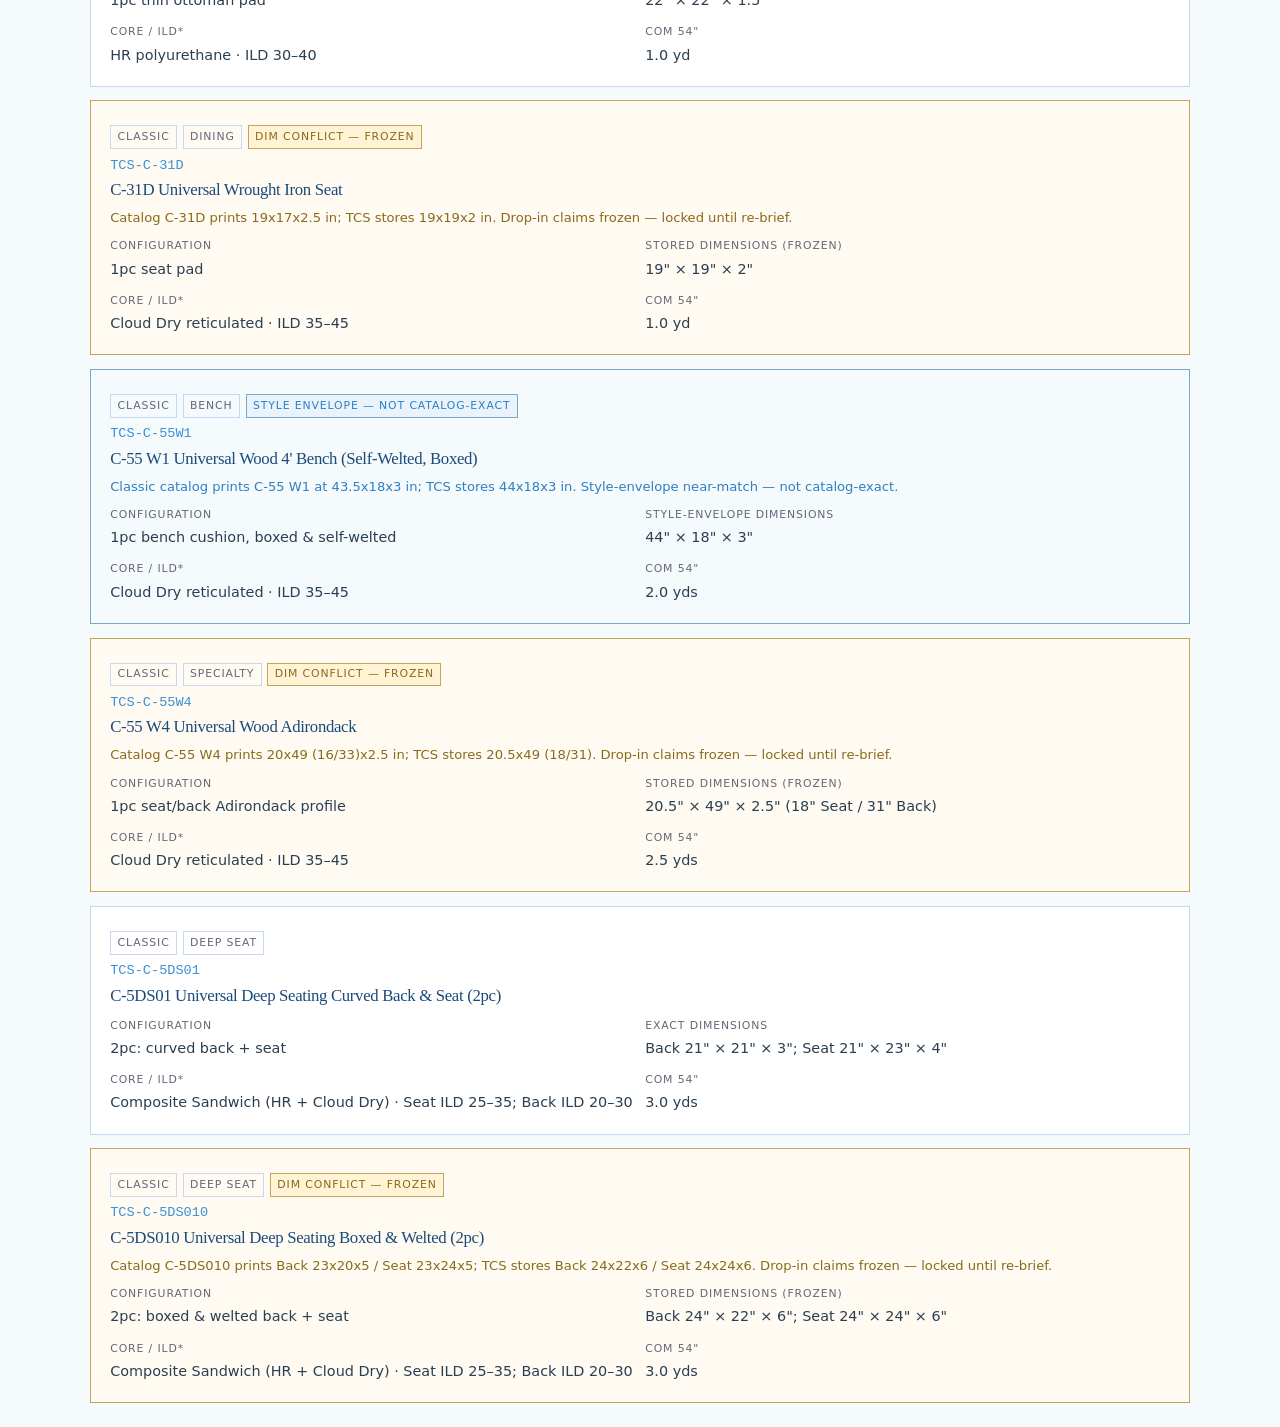
<file: preview/fit-lab-handoff/classic-cards-preview.html>
<!DOCTYPE html>
<html lang="en"><head>
<meta charset="utf-8"><meta name="viewport" content="width=device-width, initial-scale=1">
<title>Classic catalog cards — Fit Lab preview</title>
<link rel="stylesheet" href="../../styles.css">
<style>
body{background:#f5fafd;margin:0;padding:1.5rem;}
.wrap{max-width:1100px;margin:0 auto;}
.sku-grid-fit{display:grid;gap:0.85rem;}
.sku-card-fit{background:#fff;border:1px solid #c5daf0;padding:1.15rem 1.2rem;}
.sku-card-fit.is-frozen{border-color:#c4a35a;background:#fffbf2;}
.sku-card-fit.is-near{border-color:#7aa8c9;background:#f5fafd;}
.sku-card-fit .chips{display:flex;gap:0.35rem;flex-wrap:wrap;margin:0.35rem 0;}
.sku-card-fit .chip{font-size:0.68rem;letter-spacing:0.08em;text-transform:uppercase;border:1px solid #c5daf0;color:#667;padding:0.12rem 0.4rem;}
.sku-card-fit .chip-frozen{border-color:#c4a35a;color:#8a6a1a;background:#fff3d6;}
.sku-card-fit .chip-near{border-color:#7aa8c9;color:#2E7FC4;background:#e8f3fb;}
.sku-card-fit .freeze-note{margin:0.55rem 0 0;font-size:0.82rem;color:#8a6a1a;line-height:1.35;}
.sku-card-fit .near-note{color:#2E7FC4;}
.sku-card-fit h3{margin:0.2rem 0;font-size:1.05rem;color:#1a4a7a;}
.sku-meta-fit{display:grid;grid-template-columns:1fr 1fr;gap:0.65rem;font-size:0.9rem;margin-top:0.65rem;}
.sku-meta-fit span{display:block;font-size:0.68rem;letter-spacing:0.08em;text-transform:uppercase;color:#667;margin-bottom:0.15rem;}
h1{font-family:Georgia,serif;color:#1a4a7a;margin:0 0 0.35rem;}
.lede{color:#445;max-width:40rem;}
</style></head>
<body>
<div class="wrap">
  <p class="eyebrow" style="letter-spacing:0.08em;text-transform:uppercase;color:#3B8FD4;font-size:0.75rem;">Fit Lab · Classic cards</p>
  <h1>Master catalog — Classic (11)</h1>
  <p class="lede">Hard freeze on three dim conflicts. Soft style-envelope on TCS-C-55W1 and TCS-P9-18. ILD* engineered targets pending ASTM D3574.</p>
  <section class="sku-grid-fit" id="results"></section>
</div>
<script src="../../fit-data.js"></script>
<script>
const FROZEN={}; const rows=(window.TCS_SKUS||[]).filter(r=>r.brand==='Classic');
function esc(s){return String(s).replace(/&/g,'&amp;').replace(/</g,'&lt;').replace(/>/g,'&gt;').replace(/"/g,'&quot;');}
function card(row){
  const frozen=row.claimStatus==='frozen';
  const near=row.claimStatus==='near-match';
  let dimLabel='Exact dimensions';
  if(frozen) dimLabel='Stored dimensions (frozen)';
  else if(near) dimLabel='Style-envelope dimensions';
  const chip=frozen?'<span class="chip chip-frozen">Dim conflict — frozen</span>':(near?'<span class="chip chip-near">Style envelope — not catalog-exact</span>':'');
  const note=(frozen||near)?'<p class="freeze-note'+(near&&!frozen?' near-note':'')+'">'+esc(row.claimNote||'')+'</p>':'';
  const cls=frozen?' is-frozen':(near?' is-near':'');
  return '<article class="sku-card-fit'+cls+'"><div class="chips"><span class="chip">'+esc(row.brand)+'</span><span class="chip">'+esc(row.type)+'</span>'+chip+'</div>'+
    '<div style="font-family:ui-monospace,monospace;font-size:0.85rem;color:#3B8FD4;">'+esc(row.modelSku)+'</div>'+
    '<h3>'+esc(row.replaces)+'</h3>'+note+
    '<div class="sku-meta-fit"><div><span>Configuration</span>'+esc(row.config)+'</div><div><span>'+dimLabel+'</span>'+esc(row.dimensions)+'</div>'+
    '<div><span>Core / ILD*</span>'+esc(row.coreSpec)+'</div><div><span>COM 54"</span>'+esc(row.com)+'</div></div></article>';
}
document.getElementById('results').innerHTML=rows.map(card).join('');
</script>
</body></html>
</file>
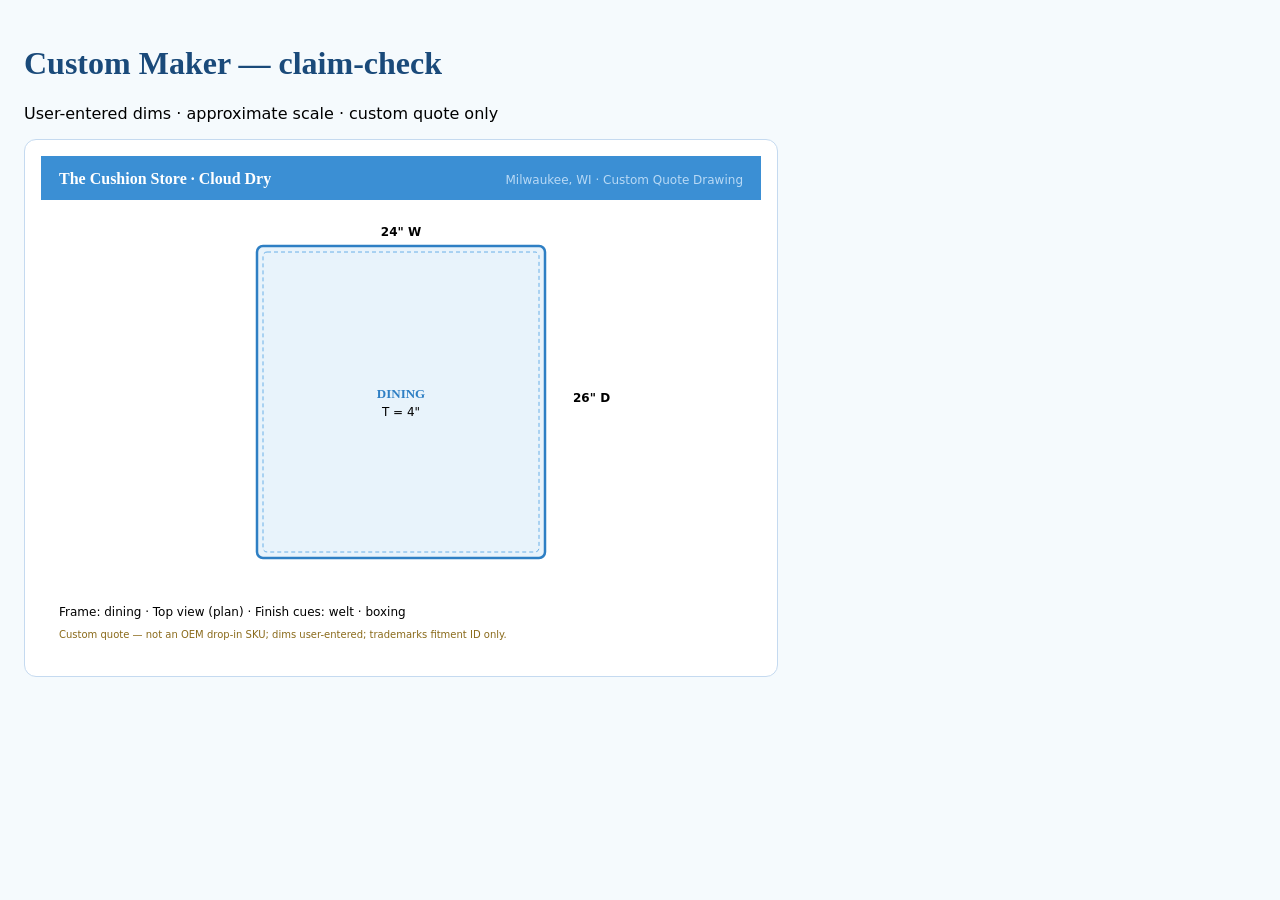
<file: preview/fit-lab-handoff/demo-custom.html>
<!DOCTYPE html><html><head><meta charset=utf-8><style>body{margin:0;padding:24px;background:#f5fafd;font-family:system-ui}h1{color:#1a4a7a;font-family:Georgia,serif}.wrap{background:#fff;border:1px solid #c5daf0;border-radius:12px;padding:16px;display:inline-block}</style></head><body><h1>Custom Maker — claim-check</h1><p>User-entered dims · approximate scale · custom quote only</p><div class=wrap><svg xmlns="http://www.w3.org/2000/svg" viewBox="0 0 720 500" width="720" height="500"><rect width="720" height="500" fill="#fff"/><rect width="720" height="44" fill="#3B8FD4"/><text x="18" y="28" fill="#fff" font-family="Georgia,serif" font-size="16" font-weight="700">The Cushion Store · Cloud Dry</text><text x="702" y="28" fill="#B8D9F5" font-size="12" text-anchor="end">Milwaukee, WI · Custom Quote Drawing</text><rect x="216" y="90" width="288" height="312" fill="#e8f3fb" stroke="#2E7FC4" stroke-width="2.5" rx="6"/><rect x="222" y="96" width="276" height="300" fill="none" stroke="#6BB0E8" stroke-dasharray="4 3" rx="4"/><text x="360" y="80" text-anchor="middle" font-size="12" font-weight="600">24&quot; W</text><text x="532" y="246" font-size="12" font-weight="600">26&quot; D</text><text x="360" y="242" text-anchor="middle" fill="#2E7FC4" font-family="Georgia,serif" font-size="13" font-weight="700">DINING</text><text x="360" y="260" text-anchor="middle" font-size="12">T = 4&quot;</text><text x="18" y="460" font-size="12">Frame: dining · Top view (plan) · Finish cues: welt · boxing</text><text x="18" y="482" font-size="10" fill="#8a6a1a">Custom quote — not an OEM drop-in SKU; dims user-entered; trademarks fitment ID only.</text></svg></div></body></html>
</file>
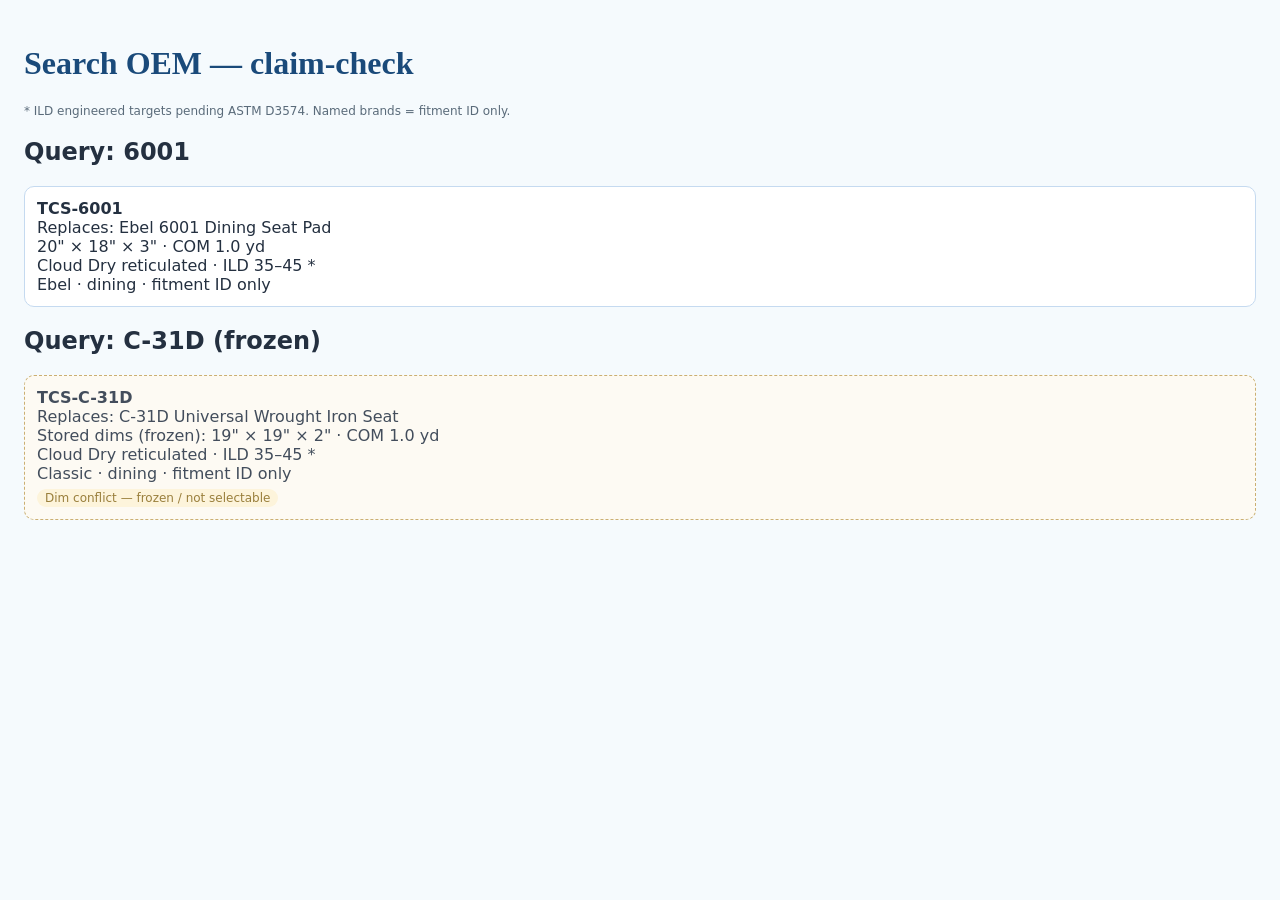
<file: preview/fit-lab-handoff/demo-oem-search.html>
<!DOCTYPE html><html><head><meta charset=utf-8><style>body{font-family:system-ui;background:#f5fafd;margin:0;padding:24px;color:#243040}h1{color:#1a4a7a;font-family:Georgia,serif}.hit{background:#fff;border:1px solid #c5daf0;border-radius:10px;padding:12px;margin:8px 0}.hit.fr{border-style:dashed;border-color:#c4a35a;background:#fffbf2;opacity:.85}.hit.nr{border-color:#7aa8c9;background:#f5fafd}.flag{display:inline-block;margin-top:6px;padding:2px 8px;border-radius:999px;font-size:12px}.flag.f{background:#fff3d6;color:#8a6a1a}.flag.n{background:#e8f3fb;color:#2E7FC4}.note{font-size:12px;color:#5a6b7a}</style></head><body><h1>Search OEM — claim-check</h1><p class=note>* ILD engineered targets pending ASTM D3574. Named brands = fitment ID only.</p><h2>Query: 6001</h2><div class="hit"><strong>TCS-6001</strong><div>Replaces: Ebel 6001 Dining Seat Pad</div><div>20" × 18" × 3" · COM 1.0 yd</div><div>Cloud Dry reticulated · ILD 35–45 *</div><div>Ebel · dining · fitment ID only</div></div><h2>Query: C-31D (frozen)</h2><div class="hit fr"><strong>TCS-C-31D</strong><div>Replaces: C-31D Universal Wrought Iron Seat</div><div>Stored dims (frozen): 19" × 19" × 2" · COM 1.0 yd</div><div>Cloud Dry reticulated · ILD 35–45 *</div><div>Classic · dining · fitment ID only</div><div class="flag f">Dim conflict — frozen / not selectable</div></div></body></html>
</file>
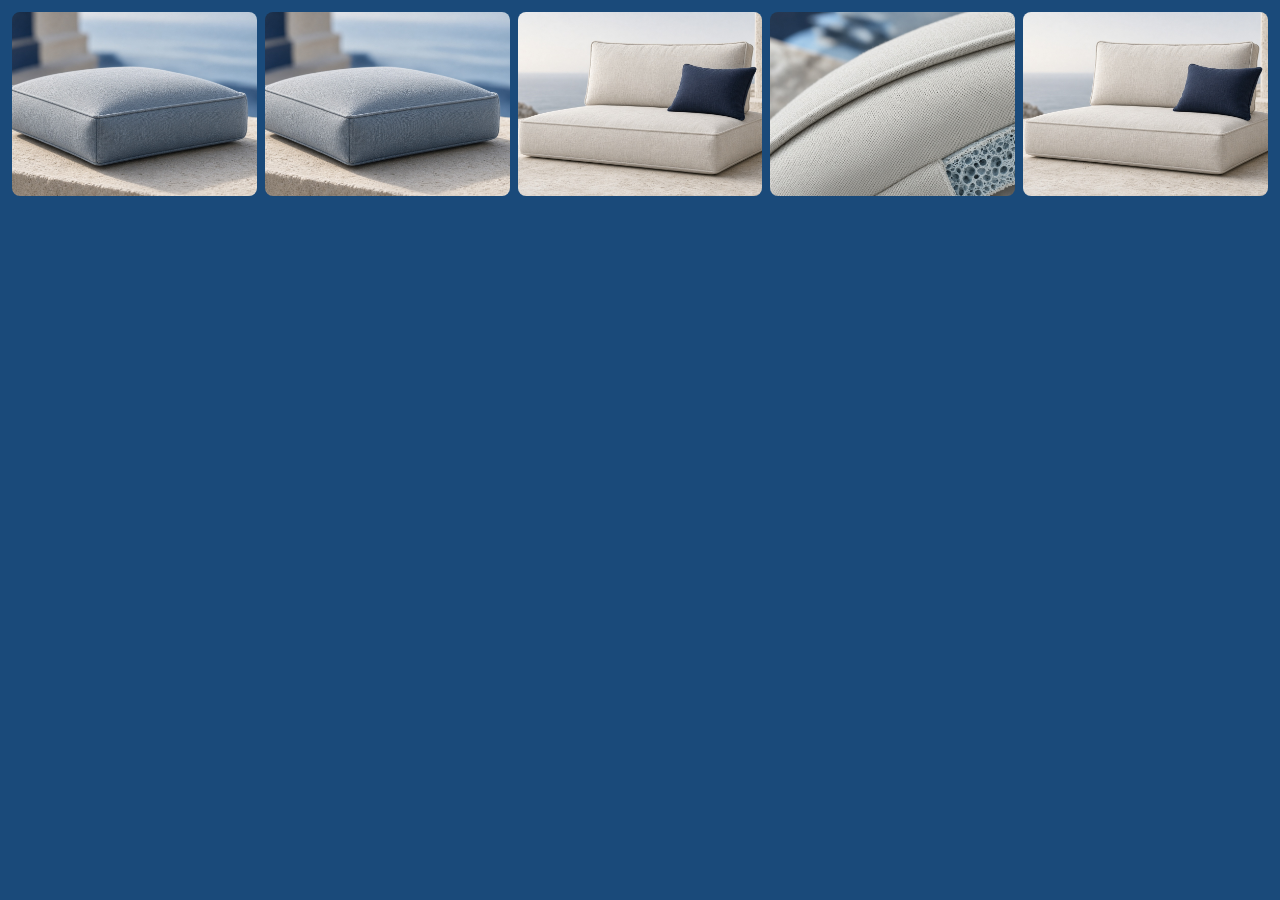
<file: preview/fit-lab-handoff/strip-no-holes.html>
<!DOCTYPE html><html><body style="margin:0;background:#1a4a7a;padding:12px;display:grid;grid-template-columns:repeat(5,1fr);gap:8px;">
<img src="../../assets/prestige/17-boxed-seat-hero.png" style="width:100%;aspect-ratio:4/3;object-fit:cover;border-radius:8px">
<img src="../../assets/prestige/22-foam-cutaway.png" style="width:100%;aspect-ratio:4/3;object-fit:cover;border-radius:8px">
<img src="../../assets/prestige/24-cnc-core.png" style="width:100%;aspect-ratio:4/3;object-fit:cover;border-radius:8px">
<img src="../../assets/prestige/18-welt-detail.png" style="width:100%;aspect-ratio:4/3;object-fit:cover;border-radius:8px">
<img src="../../assets/prestige/19-deep-seat-stack.png" style="width:100%;aspect-ratio:4/3;object-fit:cover;border-radius:8px">
</body></html>
</file>
<file: styles.css>
/* The Cushion Store / Cloud Dry — poolside coastal (sky blue · powder · white) */
:root {
  --linen: #f5fafd;
  --linen-deep: #e8f3fb;
  --paper: #ffffff;
  --cream: #f0f7fc;
  --slate: #2a3f52;
  --charcoal: #1a4f7a;
  --muted: #5a7388;
  --line: #c5daf0;
  --line-strong: #9ec4e8;
  --navy: #3B8FD4;
  --navy-mid: #2E7FC4;
  --navy-panel: #3490d6;
  --blue: #3B8FD4;
  --blue-mid: #6BB0E8;
  --blue-soft: #B8D9F5;
  --gold: #B8D9F5;
  --gold-soft: #D6ECFA;
  --gold-dim: rgba(184, 217, 245, 0.55);
  --shadow: 0 18px 40px rgba(59, 143, 212, 0.12);
  --max: 1120px;
  --serif: "Iowan Old Style", "Palatino Linotype", Palatino, "Book Antiqua", "Times New Roman", Times, serif;
  --sans: "Segoe UI", system-ui, -apple-system, "Helvetica Neue", Arial, sans-serif;
  --mono: "SFMono-Regular", ui-monospace, Menlo, Consolas, monospace;
  --nav-h: 4.35rem;
}

*,
*::before,
*::after {
  box-sizing: border-box;
}

html {
  scroll-behavior: smooth;
  scroll-snap-type: y proximity;
}

body {
  margin: 0;
  background: var(--linen);
  color: var(--slate);
  font-family: var(--sans);
  font-size: 1.05rem;
  line-height: 1.65;
  -webkit-font-smoothing: antialiased;
}

img {
  max-width: 100%;
  height: auto;
  display: block;
}

a {
  color: var(--navy-mid);
  text-decoration-thickness: 1px;
  text-underline-offset: 0.18em;
}

a:hover {
  color: var(--blue);
}

h1,
h2,
h3,
h4 {
  font-family: var(--serif);
  color: var(--charcoal);
  font-weight: 500;
  letter-spacing: -0.02em;
  line-height: 1.2;
  margin: 0 0 0.7em;
}

p {
  margin: 0 0 1em;
}

p:last-child {
  margin-bottom: 0;
}

.skip {
  position: absolute;
  left: -999px;
  top: 0;
  background: var(--charcoal);
  color: var(--linen);
  padding: 0.5rem 1rem;
  z-index: 1000;
}

.skip:focus {
  left: 0.75rem;
  top: 0.75rem;
}

.wrap {
  width: min(var(--max), calc(100% - 2.5rem));
  margin-inline: auto;
}

.eyebrow {
  display: inline-block;
  font-family: var(--sans);
  font-size: 0.72rem;
  font-weight: 600;
  letter-spacing: 0.18em;
  text-transform: uppercase;
  color: var(--blue);
  margin-bottom: 0.85rem;
}

.lede {
  font-size: 1.18rem;
  color: var(--muted);
  max-width: 42rem;
}


/* ——— Slide chrome (presentation deck) ——— */
.slide {
  display: flex;
  flex-direction: column;
  height: calc(100svh - var(--nav-h));
  min-height: calc(100svh - var(--nav-h));
  max-height: calc(100svh - var(--nav-h));
  max-width: none;
  width: 100%;
  background: #f5fafd;
  color: var(--slate);
  box-sizing: border-box;
  overflow: hidden;
  scroll-snap-align: start;
  scroll-snap-stop: always;
}

.slide-topbar {
  flex: none;
  background: var(--navy);
  color: rgba(255, 255, 255, 0.96);
  padding: 0.55rem 0;
  font-family: var(--sans);
  font-size: 0.68rem;
  letter-spacing: 0.16em;
  text-transform: uppercase;
}

.slide-topbar .wrap,
.slide-footer .wrap {
  display: flex;
  justify-content: space-between;
  align-items: center;
  gap: 1rem;
  width: min(1120px, calc(100% - 3.5rem));
  margin-inline: auto;
}

.slide-topbar span:last-child {
  color: rgba(255, 255, 255, 0.88);
  letter-spacing: 0.08em;
  text-transform: none;
  font-size: 0.72rem;
}

.slide-body {
  flex: 1 1 auto;
  min-height: 0;
  display: flex;
  flex-direction: column;
  justify-content: center;
  padding: clamp(0.85rem, 2vh, 1.6rem) 0;
  width: min(1120px, calc(100% - 3.5rem));
  margin-inline: auto;
  overflow-y: auto;
}

.slide-footer {
  flex: none;
  margin-top: auto;
  background: var(--navy);
  color: rgba(255, 255, 255, 0.92);
  padding: 0.5rem 0;
  font-family: var(--sans);
  font-size: 0.65rem;
  letter-spacing: 0.1em;
}

.slide-footer .page-num {
  font-variant-numeric: tabular-nums;
  letter-spacing: 0.06em;
}

.slide .eyebrow {
  color: var(--blue);
}

.slide h1,
.slide h2.slide-title {
  font-family: var(--serif);
  font-size: clamp(1.45rem, 3vw, 2.15rem);
  color: var(--navy);
  font-weight: 500;
  letter-spacing: -0.02em;
  line-height: 1.15;
  margin: 0 0 0.85rem;
  max-width: 22ch;
}

.slide-rule {
  border: 0;
  border-top: 1px solid var(--blue-mid);
  width: 100%;
  max-width: 100%;
  margin: 0 0 1.15rem;
  opacity: 0.85;
}

.slide .lede {
  font-family: var(--serif);
  font-size: 1.05rem;
  line-height: 1.65;
  color: var(--navy-mid);
  max-width: 42rem;
  margin-bottom: 1.25rem;
}

.slide-photo {
  margin: 0 0 0.55rem;
  border: 1px solid var(--line);
  overflow: hidden;
  background: var(--linen-deep);
}

.slide-photo img {
  width: 100%;
  height: auto;
  max-height: min(28vh, 260px);
  display: block;
  aspect-ratio: 21 / 9;
  object-fit: cover;
}

.slide-caption {
  margin: 0 0 1.35rem;
  font-family: var(--serif);
  font-style: italic;
  font-size: 0.88rem;
  color: var(--muted);
}

.slide .how-to {
  margin-top: 0.25rem;
}

.slide .how-to h3 {
  font-size: 1.25rem;
  color: var(--navy);
  margin-bottom: 0.45rem;
}

.slide .how-to p {
  max-width: 42rem;
  color: var(--navy-mid);
  font-family: var(--serif);
  font-size: 0.95rem;
  margin-bottom: 0;
}

.slide-dense .slide-body {
  justify-content: flex-start;
  padding-top: clamp(0.65rem, 1.5vh, 1.1rem);
  padding-bottom: clamp(0.5rem, 1.2vh, 0.9rem);
  overflow-y: auto;
}

.slide .fail-list {
  margin-top: 0;
}

.slide .matrix {
  margin-bottom: 1rem;
}

.slide .section-head {
  margin-bottom: 1.5rem;
}

.slide .section-head h2 {
  font-size: clamp(1.45rem, 3vw, 2.15rem);
  color: var(--navy);
}

.cover-cta-links {
  display: flex;
  flex-wrap: wrap;
  justify-content: center;
  gap: 0.35rem 1.5rem;
  margin: 0 0 0.65rem;
  font-family: var(--sans);
  font-size: 0.72rem;
  letter-spacing: 0.14em;
  text-transform: uppercase;
}

.cover-cta-links a {
  color: rgba(255, 255, 255, 0.9);
  text-decoration: none;
  border-bottom: 1px solid rgba(255, 255, 255, 0.35);
  padding-bottom: 0.1rem;
}

.cover-cta-links a:hover {
  color: #fff;
  border-bottom-color: #fff;
}

.slide-split {
  display: grid;
  grid-template-columns: 1.05fr 0.95fr;
  gap: 2.5rem;
  align-items: start;
}

@media (max-width: 980px) {
  .slide-split {
    grid-template-columns: 1fr;
    gap: 1.5rem;
  }
}

@media (max-width: 720px) {
  .slide {
    height: auto;
    min-height: auto;
    max-height: none;
    overflow: visible;
  }
  .slide-body,
  .slide-topbar .wrap,
  .slide-footer .wrap {
    width: min(1120px, calc(100% - 1.5rem));
  }
  .slide-photo img {
    aspect-ratio: 16 / 9;
  }
}

/* ——— Nav ——— */
.site-nav {
  position: sticky;
  top: 0;
  z-index: 40;
  background: rgba(245, 250, 253, 0.94);
  backdrop-filter: blur(14px);
  border-bottom: 1px solid var(--line);
}

.site-nav .wrap {
  display: flex;
  align-items: center;
  justify-content: space-between;
  gap: 1rem;
  min-height: 4.25rem;
}

.brand {
  display: flex;
  align-items: center;
  gap: 0.75rem;
  color: inherit;
  text-decoration: none;
}

.brand:hover {
  color: inherit;
}

.brand-mark {
  width: 2.35rem;
  height: 2.35rem;
  border: 1px solid var(--blue);
  color: var(--navy-mid);
  display: grid;
  place-items: center;
  font-family: var(--serif);
  font-size: 0.85rem;
  letter-spacing: 0.04em;
}

.brand-name {
  display: flex;
  flex-direction: column;
  line-height: 1.15;
}

.brand-name strong {
  font-family: var(--serif);
  font-weight: 500;
  font-size: 1.02rem;
  color: var(--charcoal);
}

.brand-name span {
  font-size: 0.72rem;
  letter-spacing: 0.12em;
  text-transform: uppercase;
  color: var(--muted);
}

.nav-links {
  display: flex;
  align-items: center;
  gap: 0.35rem 1.25rem;
  list-style: none;
  margin: 0;
  padding: 0;
}

.nav-links a {
  color: var(--slate);
  text-decoration: none;
  font-size: 0.92rem;
}

.nav-links a:hover,
.nav-links a[aria-current="page"] {
  color: var(--navy-mid);
}

.nav-links a[aria-current="page"] {
  box-shadow: inset 0 -2px 0 var(--blue);
  padding-bottom: 0.15rem;
}

/* ——— Buttons ——— */
.btn {
  display: inline-flex;
  align-items: center;
  justify-content: center;
  gap: 0.45rem;
  min-height: 2.75rem;
  padding: 0.55rem 1.25rem;
  border-radius: 2px;
  border: 1px solid transparent;
  font: inherit;
  font-size: 0.92rem;
  letter-spacing: 0.04em;
  text-transform: uppercase;
  text-decoration: none;
  cursor: pointer;
}

.btn-primary {
  background: var(--navy);
  color: #fff;
}

.btn-primary:hover {
  background: var(--navy-mid);
  color: #fff;
}

.btn-ghost {
  background: transparent;
  color: #fff;
  border-color: rgba(255, 255, 255, 0.7);
}

.btn-ghost:hover {
  background: rgba(255, 255, 255, 0.16);
  color: #fff;
}

.btn-row {
  display: flex;
  flex-wrap: wrap;
  gap: 0.75rem;
  margin-top: 1.75rem;
}

/* ——— Prestige catalog cover (cover slide) ——— */
.catalog-cover.slide,
.catalog-cover {
  display: flex;
  flex-direction: column;
  height: calc(100svh - var(--nav-h));
  min-height: calc(100svh - var(--nav-h));
  max-height: calc(100svh - var(--nav-h));
  max-width: none;
  background: var(--navy);
  color: #fff;
  overflow: hidden;
  scroll-snap-align: start;
  scroll-snap-stop: always;
}

.catalog-cover .cover-photo {
  position: relative;
  flex: 0 0 30%;
  min-height: 0;
  max-height: 30vh;
  background: var(--navy) center 40% / cover no-repeat;
}

.cover-photo::after {
  content: "";
  position: absolute;
  left: 0;
  right: 0;
  bottom: 0;
  height: 28%;
  background: linear-gradient(180deg, transparent 0%, rgba(59, 143, 212, 0.82) 100%);
  pointer-events: none;
}

.cover-panel {
  flex: 1 1 auto;
  min-height: 0;
  display: flex;
  flex-direction: column;
  justify-content: center;
  background: var(--navy-panel);
  padding: clamp(0.65rem, 1.6vh, 1.35rem) 0;
  overflow: hidden;
  text-align: center;
  border-top: 1px solid rgba(255, 255, 255, 0.25);
}

.cover-panel-inner {
  max-width: 920px;
}

.gold-rule {
  border: 0;
  border-top: 1px solid rgba(255, 255, 255, 0.65);
  width: min(100%, 36rem);
  margin: 0 auto 0.75rem;
  opacity: 1;
}

.gold-rule.short {
  width: 4.5rem;
  margin: 0.55rem auto 0.85rem;
}

.cover-eyebrow {
  margin: 0 0 0.85rem;
  font-family: var(--sans);
  font-size: 0.72rem;
  font-weight: 600;
  letter-spacing: 0.22em;
  text-transform: uppercase;
  color: #fff;
}

.cover-panel h1 {
  color: #fff;
  font-size: clamp(1.4rem, 3.2vw, 2.2rem);
  font-weight: 400;
  letter-spacing: -0.015em;
  line-height: 1.12;
  margin: 0 0 0.45rem;
}

.cover-sub {
  margin: 0;
  font-family: var(--serif);
  font-style: italic;
  font-size: clamp(1rem, 2vw, 1.2rem);
  color: rgba(255, 255, 255, 0.92);
}

.cover-features {
  display: grid;
  grid-template-columns: repeat(3, 1fr);
  gap: 0.85rem;
  margin: 0 0 1.35rem;
  text-align: left;
}

.cover-feature {
  background: rgba(255, 255, 255, 0.12);
  border: 1px solid rgba(255, 255, 255, 0.45);
  padding: 0.65rem 0.85rem 0.75rem;
}

.cover-feature .num {
  display: block;
  font-family: var(--sans);
  font-size: 0.7rem;
  letter-spacing: 0.14em;
  color: var(--gold-soft);
  margin-bottom: 0.45rem;
}

.cover-feature h3 {
  margin: 0 0 0.35rem;
  font-family: var(--sans);
  font-size: 0.82rem;
  font-weight: 700;
  letter-spacing: 0.1em;
  text-transform: uppercase;
  color: #fff;
}

.cover-feature p {
  margin: 0;
  font-size: 0.82rem;
  line-height: 1.4;
  color: rgba(255, 255, 255, 0.82);
}

.cover-panel .btn-row {
  justify-content: center;
  margin-top: 0;
  margin-bottom: 1.75rem;
}

.btn-gold {
  background: #fff;
  color: var(--navy-mid);
  border-color: #fff;
}

.btn-gold:hover {
  background: var(--gold-soft);
  color: var(--navy-mid);
}

.cover-footer {
  font-family: var(--sans);
  font-size: 0.68rem;
  letter-spacing: 0.16em;
  text-transform: uppercase;
  line-height: 1.7;
}

.cover-footer .line-gold {
  color: var(--gold-soft);
  margin: 0;
}

.cover-footer .line-cream {
  color: rgba(255, 255, 255, 0.88);
  margin: 0.15rem 0 0;
}

/* ——— Intro lookbook spread (also .slide) ——— */
.lookbook-intro.slide,
.lookbook-intro {
  background: #f5fafd;
  color: var(--navy-mid);
  padding: 0;
  border-bottom: 0;
}

.lookbook-bar {
  background: var(--navy);
  color: rgba(255, 255, 255, 0.95);
  padding: 0.55rem 0;
  font-family: var(--sans);
  font-size: 0.68rem;
  letter-spacing: 0.16em;
  text-transform: uppercase;
}

.lookbook-bar .wrap {
  display: flex;
  justify-content: space-between;
  align-items: center;
  gap: 1rem;
}

.lookbook-bar span:last-child {
  color: var(--gold-soft);
}

.btn-outline {
  background: transparent;
  color: var(--navy);
  border-color: var(--line-strong);
}

.btn-outline:hover {
  background: var(--blue-soft);
  color: var(--navy-mid);
  border-color: var(--blue);
}

.lookbook-body {
  padding-top: 3.25rem;
}

.lookbook-intro.slide .lookbook-body,
.slide .lookbook-body {
  padding-top: 0;
}

.lookbook-intro h2 {
  font-size: clamp(2rem, 4.4vw, 2.85rem);
  color: var(--navy);
  margin-bottom: 1rem;
  max-width: 22ch;
}

.lookbook-rule {
  border: 0;
  border-top: 1px solid var(--blue-mid);
  width: 100%;
  max-width: 42rem;
  margin: 0 0 1.5rem;
  opacity: 0.85;
}

.lookbook-intro .lede,
.lookbook-intro .body-copy {
  color: var(--navy-mid);
  max-width: 42rem;
  font-family: var(--serif);
  font-size: 1.08rem;
  line-height: 1.7;
}

.lookbook-intro .body-copy {
  margin-bottom: 1.75rem;
}

.highlight-chips {
  display: grid;
  grid-template-columns: repeat(4, 1fr);
  gap: 0.75rem;
  margin: 0 0 2rem;
}

.highlight-chip {
  background: #fff;
  border: 1px solid var(--line);
  border-radius: 4px;
  padding: 1.1rem 0.85rem;
  text-align: center;
}

.highlight-chip strong {
  display: block;
  font-family: var(--serif);
  font-weight: 500;
  font-size: 1.2rem;
  color: var(--navy);
  margin-bottom: 0.35rem;
}

.highlight-chip span {
  display: block;
  font-family: var(--sans);
  font-size: 0.65rem;
  letter-spacing: 0.14em;
  text-transform: uppercase;
  color: var(--blue);
}

.lookbook-photo {
  margin: 0 0 0.65rem;
  border: 1px solid var(--line);
  overflow: hidden;
  background: var(--linen-deep);
}

.lookbook-photo img {
  width: 100%;
  height: auto;
  display: block;
  aspect-ratio: 21 / 9;
  object-fit: cover;
}

.lookbook-caption {
  margin: 0 0 2.25rem;
  font-family: var(--serif);
  font-style: italic;
  font-size: 0.9rem;
  color: var(--muted);
}

.how-to h3 {
  font-size: 1.45rem;
  color: var(--navy);
  margin-bottom: 0.65rem;
}

.how-to p {
  max-width: 42rem;
  color: var(--navy-mid);
  font-family: var(--serif);
  font-size: 1.02rem;
}

.how-to .btn-row {
  margin-top: 1.25rem;
}

.how-to .btn-primary {
  background: var(--navy);
}

/* Section heads — book feel */
.section-head h2 {
  position: relative;
}

.section .section-head .eyebrow,
.section > .wrap > .eyebrow,
.section .split > div > .eyebrow {
  color: var(--blue);
}


.matrix-card.featured {
  border-color: var(--blue);
  box-shadow: 0 0 0 1px var(--blue);
}

.tag {
  color: var(--navy-mid);
  border-color: var(--blue-mid);
}

/* Legacy hero (unused on index; keep for safety) */
.hero {
  position: relative;
  min-height: 88vh;
  display: grid;
  align-items: end;
  color: var(--linen);
  background: #0b2545 center / cover no-repeat;
}

.hero::after {
  content: "";
  position: absolute;
  inset: 0;
  background:
    linear-gradient(90deg, rgba(11, 37, 69, 0.78) 0%, rgba(11, 37, 69, 0.38) 48%, rgba(11, 37, 69, 0.18) 100%),
    linear-gradient(180deg, rgba(11, 37, 69, 0.15) 0%, rgba(11, 37, 69, 0.55) 100%);
}

.hero-inner {
  position: relative;
  z-index: 1;
  padding: 5.5rem 0 4.5rem;
  max-width: 38rem;
}

.hero .eyebrow { color: var(--gold-soft); }
.hero h1 {
  color: var(--linen);
  font-size: clamp(3rem, 8vw, 5.4rem);
  font-weight: 400;
  margin-bottom: 0.35rem;
}
.hero .place {
  font-family: var(--serif);
  font-style: italic;
  font-size: 1.2rem;
  opacity: 0.88;
  margin-bottom: 1.2rem;
}
.hero p {
  color: rgba(247, 244, 239, 0.88);
  font-size: 1.12rem;
  max-width: 34rem;
}

/* Fit lookbook banner */
.fit-lookbook {
  position: relative;
  min-height: 280px;
  display: grid;
  align-items: end;
  color: #fff;
  background: var(--navy) center / cover no-repeat;
  overflow: hidden;
}

.fit-lookbook::after {
  content: "";
  position: absolute;
  inset: 0;
  background:
    linear-gradient(180deg, rgba(59, 143, 212, 0.28) 0%, rgba(46, 127, 196, 0.86) 100%),
    linear-gradient(90deg, rgba(46, 127, 196, 0.45) 0%, rgba(59, 143, 212, 0.15) 100%);
}

.fit-lookbook .wrap {
  position: relative;
  z-index: 1;
  padding: 3.5rem 0 2.5rem;
}

.fit-lookbook .eyebrow {
  color: #fff;
}

.fit-lookbook h1 {
  color: #fff;
  margin: 0.35rem 0 0.55rem;
  font-size: clamp(1.85rem, 3.4vw, 2.75rem);
  font-weight: 400;
}

.fit-lookbook .lede {
  color: rgba(255, 255, 255, 0.92);
  max-width: 40rem;
  font-family: var(--serif);
}

.fit-lookbook .gold-rule.short {
  margin: 0 0 1rem;
}

/* ——— Sections ——— */
.section {
  padding: 5.5rem 0;
}

.section-head {
  max-width: 40rem;
  margin-bottom: 2.5rem;
}

.section-head h2 {
  font-size: clamp(2rem, 4vw, 2.7rem);
}

.split {
  display: grid;
  grid-template-columns: 1.05fr 0.95fr;
  gap: 3.5rem;
  align-items: center;
}

.panel {
  background: var(--paper);
  border: 1px solid var(--line);
  padding: 1.75rem;
  box-shadow: var(--shadow);
}

.caption {
  margin-top: 0.85rem;
  font-size: 0.82rem;
  color: var(--muted);
}

.fail-list {
  margin: 1.25rem 0 0;
  padding: 0;
  list-style: none;
}

.fail-list li {
  padding: 0.85rem 0;
  border-top: 1px solid var(--line);
}

.fail-list strong {
  display: block;
  font-family: var(--serif);
  font-weight: 500;
  color: var(--charcoal);
  margin-bottom: 0.2rem;
}

.band {
  background: var(--linen-deep);
}

.band-dark {
  background: var(--charcoal);
  color: var(--linen);
}

.band-dark h2,
.band-dark h3 {
  color: var(--linen);
}

.band-dark .lede,
.band-dark p {
  color: rgba(247, 244, 239, 0.78);
}

/* ——— Comparison matrix ——— */
.matrix {
  display: grid;
  grid-template-columns: repeat(4, 1fr);
  gap: 1rem;
}

.matrix-card {
  background: var(--paper);
  border: 1px solid var(--line);
  padding: 1.35rem 1.25rem 1.5rem;
  display: flex;
  flex-direction: column;
  gap: 0.85rem;
}

.matrix-card.featured {
  border-color: var(--blue);
  box-shadow: 0 0 0 1px var(--blue);
}

.matrix-card h3 {
  font-size: 1.2rem;
  margin: 0;
}

.tag {
  display: inline-block;
  font-size: 0.68rem;
  letter-spacing: 0.12em;
  text-transform: uppercase;
  color: var(--navy-mid);
  border: 1px solid var(--blue);
  padding: 0.18rem 0.45rem;
  width: fit-content;
}

.tag-muted {
  color: var(--muted);
  border-color: var(--line-strong);
}

.metric {
  display: grid;
  gap: 0.15rem;
  padding-top: 0.7rem;
  border-top: 1px solid var(--line);
  font-size: 0.9rem;
}

.metric dt {
  color: var(--muted);
  font-size: 0.72rem;
  letter-spacing: 0.08em;
  text-transform: uppercase;
}

.metric dd {
  margin: 0;
  color: var(--charcoal);
}

.note {
  margin-top: 1.5rem;
  font-size: 0.9rem;
  color: var(--muted);
  max-width: 52rem;
}

/* ——— Tables ——— */
.table-wrap {
  overflow-x: auto;
  border: 1px solid var(--line);
  background: var(--paper);
}

table {
  width: 100%;
  border-collapse: collapse;
  font-size: 0.92rem;
}

th,
td {
  text-align: left;
  padding: 0.85rem 1rem;
  vertical-align: top;
  border-bottom: 1px solid var(--line);
}

th {
  font-size: 0.72rem;
  letter-spacing: 0.1em;
  text-transform: uppercase;
  color: var(--muted);
  font-weight: 600;
  background: var(--linen-deep);
}

tr:last-child td {
  border-bottom: 0;
}

.checklist td:first-child {
  font-family: var(--serif);
  color: var(--charcoal);
  white-space: nowrap;
}

.pass {
  color: var(--navy-mid);
}

.fail {
  color: #8a5b5b;
}

/* ——— Specs / CNC ——— */
.stat-grid {
  display: grid;
  grid-template-columns: repeat(3, 1fr);
  gap: 1rem;
}

.stat {
  background: var(--paper);
  border: 1px solid var(--line);
  padding: 1.4rem 1.25rem;
}

.stat b {
  display: block;
  font-family: var(--serif);
  font-size: 1.7rem;
  font-weight: 500;
  color: var(--charcoal);
  margin-bottom: 0.35rem;
}

.form-list {
  display: grid;
  gap: 1rem;
  margin: 0;
  padding: 0;
}

.form-list div {
  padding-left: 1rem;
  border-left: 2px solid var(--gold);
}

.form-list dt {
  font-family: var(--serif);
  font-size: 1.15rem;
  color: var(--charcoal);
}

.form-list dd {
  margin: 0.25rem 0 0;
  color: var(--muted);
}

/* ——— CTA ——— */
.cta {
  text-align: center;
  padding: 5.5rem 0 6rem;
}

.cta h2 {
  font-size: clamp(2.1rem, 4.4vw, 3.1rem);
}

.cta .lede {
  margin-inline: auto;
}

.cta .btn-row {
  justify-content: center;
}

/* ——— Footer ——— */
.site-footer {
  border-top: 1px solid var(--line);
  padding: 2.5rem 0 3rem;
  font-size: 0.85rem;
  color: var(--muted);
}

.site-footer .wrap {
  display: grid;
  gap: 1rem;
}

.site-footer small {
  display: block;
  max-width: 52rem;
}

/* ——— Fit tool ——— */
.page-intro {
  padding: 2.75rem 0 1.5rem;
}

.page-intro h1 {
  font-size: clamp(2.2rem, 5vw, 3.3rem);
  margin-bottom: 0.4rem;
}

.specify {
  position: sticky;
  top: 4.25rem;
  z-index: 30;
  background: var(--charcoal);
  color: var(--linen);
  padding: 0.7rem 0;
  font-size: 0.82rem;
}

.specify ol {
  display: flex;
  flex-wrap: wrap;
  gap: 0.35rem 1.1rem;
  margin: 0;
  padding: 0;
  list-style: none;
  counter-reset: spec;
}

.specify li {
  counter-increment: spec;
  display: flex;
  align-items: center;
  gap: 0.45rem;
}

.specify li::before {
  content: counter(spec);
  width: 1.15rem;
  height: 1.15rem;
  border: 1px solid var(--blue-mid);
  color: var(--blue-mid);
  display: grid;
  place-items: center;
  font-size: 0.68rem;
  flex: none;
}

.filters {
  padding: 1.5rem 0 1.1rem;
  display: grid;
  grid-template-columns: 1.4fr 1fr 1fr auto;
  gap: 0.85rem;
  align-items: end;
}

label.field {
  display: grid;
  gap: 0.35rem;
  font-size: 0.72rem;
  letter-spacing: 0.1em;
  text-transform: uppercase;
  color: var(--muted);
}

input[type="search"],
select {
  width: 100%;
  min-height: 2.7rem;
  border: 1px solid var(--line-strong);
  background: var(--paper);
  color: var(--slate);
  font: inherit;
  font-size: 1rem;
  letter-spacing: 0;
  text-transform: none;
  padding: 0.45rem 0.7rem;
  border-radius: 2px;
}

input[type="search"]:focus,
select:focus {
  outline: 2px solid var(--blue);
  outline-offset: 1px;
  border-color: var(--blue);
}

.results-meta {
  display: flex;
  justify-content: space-between;
  align-items: baseline;
  gap: 1rem;
  padding: 0.4rem 0 1.1rem;
  font-size: 0.92rem;
  color: var(--muted);
}

.results-meta strong {
  color: var(--charcoal);
  font-weight: 600;
}

.sku-grid {
  display: grid;
  gap: 0.85rem;
  padding-bottom: 4rem;
}

.sku-card {
  background: var(--paper);
  border: 1px solid var(--line);
  padding: 1.15rem 1.2rem 1.25rem;
}

.sku-card:target {
  outline: 2px solid var(--blue);
}

.sku-top {
  display: flex;
  flex-wrap: wrap;
  justify-content: space-between;
  gap: 0.5rem 1rem;
  margin-bottom: 0.55rem;
}

.sku-id {
  font-family: var(--mono);
  font-size: 0.95rem;
  color: var(--charcoal);
  letter-spacing: 0.02em;
}

.chips {
  display: flex;
  flex-wrap: wrap;
  gap: 0.35rem;
}

.chip {
  font-size: 0.68rem;
  letter-spacing: 0.08em;
  text-transform: uppercase;
  border: 1px solid var(--line-strong);
  color: var(--muted);
  padding: 0.12rem 0.4rem;
}

.chip-type {
  border-color: var(--blue);
  color: var(--navy-mid);
}

.sku-name {
  font-family: var(--serif);
  font-size: 1.15rem;
  color: var(--charcoal);
  margin-bottom: 0.85rem;
}

.sku-meta {
  display: grid;
  grid-template-columns: 1.1fr 1.3fr 0.9fr 0.55fr;
  gap: 0.85rem 1.1rem;
  font-size: 0.9rem;
}

.sku-meta span {
  display: block;
  font-size: 0.68rem;
  letter-spacing: 0.08em;
  text-transform: uppercase;
  color: var(--muted);
  margin-bottom: 0.15rem;
}

.empty {
  text-align: center;
  padding: 3.5rem 1.5rem;
  border: 1px dashed var(--line-strong);
  background: var(--paper);
  color: var(--muted);
}

.empty h2 {
  font-size: 1.6rem;
}

.text-btn {
  background: none;
  border: 0;
  color: var(--navy-mid);
  font: inherit;
  cursor: pointer;
  text-decoration: underline;
  text-underline-offset: 0.18em;
  padding: 0;
}

.sources-list {
  display: grid;
  gap: 0.65rem;
  padding: 0;
  margin: 0 0 2rem;
  list-style: none;
}

.sources-list li {
  padding: 0.9rem 0;
  border-bottom: 1px solid var(--line);
  font-size: 0.95rem;
}

@media (max-width: 980px) {
  .matrix,
  .stat-grid,
  .split,
  .filters,
  .sku-meta,
  .cover-features,
  .highlight-chips {
    grid-template-columns: 1fr 1fr;
  }

  .filters {
    grid-template-columns: 1fr 1fr;
  }
}

@media (max-width: 720px) {
  .wrap {
    width: min(var(--max), calc(100% - 1.5rem));
  }

  .nav-links {
    gap: 0.85rem;
    font-size: 0.88rem;
  }

  .brand-name {
    display: none;
  }

  .catalog-cover {
    height: auto;
    min-height: auto;
    max-height: none;
  }
  .catalog-cover .cover-photo {
    flex-basis: minmax(36vh, 42vh);
    min-height: 220px;
  }

  .cover-features,
  .highlight-chips {
    grid-template-columns: 1fr;
  }

  .lookbook-photo img {
    aspect-ratio: 16 / 9;
  }

  .section,
  .cta {
    padding: 3.5rem 0;
  }

  .matrix,
  .stat-grid,
  .split,
  .filters,
  .sku-meta {
    grid-template-columns: 1fr;
  }

  .checklist td:first-child {
    white-space: normal;
  }

  .specify {
    top: 4.15rem;
  }

  .specify ol {
    flex-direction: column;
    gap: 0.35rem;
  }
}

@media print {
  .site-nav,
  .btn-row,
  .specify,
  .filters {
    position: static;
  }

  .catalog-cover {
    min-height: auto;
  }
  .slide {
    min-height: auto;
    break-inside: avoid;
  }

  .cover-photo {
    min-height: 220px;
  }
}


/* Prestige story figures */
.story-photo {
  margin: 0;
  border-radius: 0;
  overflow: hidden;
  border: 1px solid var(--line);
  background: var(--paper);
  box-shadow: none;
}
.slide .story-photo {
  border-radius: 0;
  box-shadow: none;
}
.slide .story-photo .caption,
.slide .caption {
  font-family: var(--serif);
  font-style: italic;
  font-size: 0.88rem;
  color: var(--muted);
  padding: 0.55rem 0 0;
  margin: 0;
  border: 0;
  background: transparent;
}
.story-photo img {
  display: block;
  width: 100%;
  height: auto;
  vertical-align: middle;
}
.story-photo-pair .story-photo {
  box-shadow: var(--shadow);
}
@media (max-width: 700px) {
  .story-photo-pair {
    grid-template-columns: 1fr !important;
  }
}


/* —— Brand Directory —— */
.brand-dir-bar span:last-child {
  color: var(--gold-soft);
}
.brand-dir-intro {
  background: #f5fafd;
  padding: 2.75rem 0 1.5rem;
  max-width: none;
  width: 100%;
  border-bottom: 1px solid var(--line);
}
.brand-dir-intro .wrap,
.brand-dir-intro.wrap {
  width: min(var(--max), calc(100% - 2.5rem));
  margin-inline: auto;
}
.page-intro.brand-dir-intro h1 {
  color: var(--navy-mid);
  font-size: clamp(1.85rem, 3.8vw, 2.65rem);
  max-width: 18ch;
}
.brand-dir-legend {
  display: flex;
  flex-wrap: wrap;
  gap: 0.45rem;
  margin: 1rem 0 0.75rem;
}
.brand-dir-legend .chip {
  display: inline-block;
  font-size: 0.72rem;
  font-weight: 600;
  letter-spacing: 0.06em;
  text-transform: uppercase;
  padding: 0.35rem 0.7rem;
  border-radius: 999px;
  border: 1px solid var(--line);
  background: #fff;
}
.chip-live {
  border-color: var(--blue);
  color: var(--navy-mid);
  background: var(--blue-soft);
}
.chip-research {
  border-color: var(--line-strong);
  color: var(--muted);
  background: #fff;
}
.chip-frozen {
  border-color: #c4a35a;
  color: #8a6a1a;
  background: #fff3d6;
}
.brand-dir-freeze-callout {
  margin: 0.85rem 0 0;
  padding: 0.85rem 1rem;
  border: 1px dashed #c4a35a;
  border-left: 3px solid #c4a35a;
  background: #fffbf2;
  color: #5c4a1f;
  font-size: 0.92rem;
  line-height: 1.45;
  max-width: 42rem;
  border-radius: 4px;
}
.brand-dir-freeze-callout code {
  font-family: var(--mono);
  font-size: 0.85em;
}
.brand-dir-freeze-callout a {
  color: var(--navy-mid);
  font-weight: 600;
}
.brand-dir-toolbar {
  display: flex;
  flex-wrap: wrap;
  align-items: flex-end;
  gap: 1rem 1.5rem;
  margin: 1.5rem auto 1.25rem;
}
.brand-dir-toolbar .field {
  min-width: 12rem;
  color: var(--navy-mid);
  font-weight: 600;
  font-size: 0.9rem;
}
.brand-dir-toolbar select {
  display: block;
  margin-top: 0.35rem;
  font: inherit;
  padding: 0.45rem 0.65rem;
  border: 1px solid var(--line-strong);
  border-radius: 0.5rem;
  background: #fff;
  color: var(--slate);
  min-width: 14rem;
}
.brand-dir-toolbar #brandCount {
  color: var(--muted);
  margin: 0 0 0.35rem;
}
.brand-dir-grid {
  display: grid;
  grid-template-columns: repeat(auto-fill, minmax(16.5rem, 1fr));
  gap: 1rem;
  padding-bottom: 4rem;
}
.brand-dir-card {
  background: #fff;
  border: 1px solid var(--line);
  border-left: 3px solid var(--blue);
  padding: 1.15rem 1.2rem 1.25rem;
  display: flex;
  flex-direction: column;
  gap: 0.55rem;
  position: relative;
  border-radius: 4px;
  box-shadow: 0 10px 28px rgba(59, 143, 212, 0.06);
}
.brand-dir-card.is-research {
  background: #f8fbfd;
  border-style: dashed;
  border-left-style: solid;
  border-left-color: var(--line-strong);
  box-shadow: none;
}
.brand-dir-rank {
  font-family: var(--mono);
  font-size: 0.75rem;
  letter-spacing: 0.06em;
  color: var(--blue);
}
.brand-dir-card.is-research .brand-dir-rank {
  color: var(--muted);
}
.brand-dir-card h2 {
  font-family: var(--serif);
  font-size: 1.25rem;
  color: var(--charcoal);
  margin: 0;
}
.brand-dir-card p {
  margin: 0;
  font-size: 0.9rem;
  line-height: 1.45;
  color: var(--muted);
  flex: 1;
}
.brand-dir-cta {
  margin-top: 0.35rem;
  align-self: flex-start;
  font-size: 0.85rem;
}
.brand-dir-cta.muted {
  color: var(--muted);
  font-style: italic;
}
.brand-dir-card .btn-outline {
  border-color: var(--blue);
  color: var(--navy-mid);
}
.brand-dir-card .btn-outline:hover {
  background: var(--blue-soft);
}

.slide .highlight-chips {
  margin-bottom: 0.85rem;

  margin: 0 0 1.35rem;
}
.slide .table-wrap {
  margin-bottom: 1rem;
}
.slide h3 {
  font-size: 1.15rem;
  margin-bottom: 0.55rem;
}

/* ——— Cover fit fix (2026-10-12) ——— */
.catalog-cover.slide,
.catalog-cover {
  height: 100svh;
  min-height: 100svh;
  max-height: 100svh;
  margin-top: calc(-1 * var(--nav-h));
}
.catalog-cover .cover-photo {
  flex: 0 0 calc(var(--nav-h) + 24svh);
  max-height: none;
}
.cover-panel {
  justify-content: space-between;
  padding: 0;
}
.cover-panel-inner {
  flex: 1 1 auto;
  display: flex;
  flex-direction: column;
  justify-content: center;
  padding-block: clamp(0.75rem, 2.4svh, 1.75rem);
}
.cover-panel h1 { margin-inline: auto; max-width: none; text-align: center; }
.cover-features { align-items: stretch; margin-bottom: clamp(1rem, 2.6svh, 1.6rem); }
.cover-feature {
  display: flex;
  flex-direction: column;
  padding: 0.85rem 1rem 0.95rem;
}
.cover-feature h3 { min-height: 1.3em; white-space: nowrap; font-size: clamp(0.72rem, 1.05vw, 0.82rem); letter-spacing: 0.08em; }
.cover-cta-links {
  gap: 0.6rem 0.75rem;
  margin: 0 0 clamp(0.75rem, 2svh, 1.1rem);
  font-size: 0.72rem;
  letter-spacing: 0.12em;
}
.cover-cta-links a.cover-btn {
  display: inline-flex;
  align-items: center;
  min-height: 2.6rem;
  padding: 0 1.35rem;
  border-radius: 999px;
  border: 1px solid rgba(255, 255, 255, 0.75);
  font-weight: 600;
  transition: background 0.2s, color 0.2s, border-color 0.2s;
}
.cover-cta-links a.cover-btn-primary { background: #fff; color: #3B8FD4; border-color: #fff; }
.cover-cta-links a.cover-btn-primary:hover { background: #f5fafd; color: #2d7cc0; }
.cover-cta-links a.cover-btn-ghost { background: transparent; color: #fff; }
.cover-cta-links a.cover-btn-ghost:hover { background: rgba(255, 255, 255, 0.14); border-color: #fff; color: #fff; }
.cover-meta {
  margin: 0;
  font-family: var(--sans);
  font-size: 0.66rem;
  letter-spacing: 0.16em;
  text-transform: uppercase;
  color: rgba(255, 255, 255, 0.85);
}
.cover-bar {
  flex: 0 0 auto;
  border-top: 1px solid rgba(255, 255, 255, 0.28);
  background: rgba(255, 255, 255, 0.08);
  font-family: var(--sans);
  font-size: 0.66rem;
  letter-spacing: 0.16em;
  text-transform: uppercase;
  color: rgba(255, 255, 255, 0.9);
}
.cover-bar .wrap {
  display: flex;
  justify-content: space-between;
  align-items: center;
  gap: 1rem;
  min-height: 2.5rem;
}
@media (max-width: 980px) {
  .cover-feature h3 { white-space: normal; }
}
@media (max-width: 720px) {
  .catalog-cover.slide, .catalog-cover { height: auto; min-height: 100svh; max-height: none; }
  .catalog-cover .cover-photo { flex: 0 0 calc(var(--nav-h) + 22svh); min-height: 0; }
  .cover-features { grid-template-columns: 1fr; gap: 0.5rem; }
  .cover-feature { padding: 0.6rem 0.85rem; }
  .cover-feature .num { margin-bottom: 0.2rem; }
  .cover-cta-links a.cover-btn { min-height: 2.4rem; padding: 0 1rem; }
  .cover-cta-links a.cover-btn-primary { flex-basis: 100%; justify-content: center; }
  .cover-meta { line-height: 1.6; }
  .cover-bar .wrap span:nth-child(2) { display: none; }
}
@media (max-width: 720px) {
  .catalog-cover .cover-photo { flex-basis: calc(var(--nav-h) + 14svh); }
  .cover-eyebrow { font-size: 0.62rem; letter-spacing: 0.16em; margin-bottom: 0.5rem; }
  .gold-rule { margin-bottom: 0.5rem; }
  .gold-rule.short { margin: 0.4rem auto 0.6rem; }
  .cover-feature { padding: 0.5rem 0.8rem; }
  .cover-feature h3 { margin-bottom: 0.15rem; }
  .cover-feature p { font-size: 0.78rem; }
  .cover-cta-links { gap: 0.5rem; }
  .cover-cta-links a.cover-btn { font-size: 0.62rem; letter-spacing: 0.08em; padding: 0 0.8rem; flex: 1 1 0; justify-content: center; white-space: nowrap; }
  .cover-cta-links a.cover-btn-primary { flex-basis: 100%; }
}
</file>
